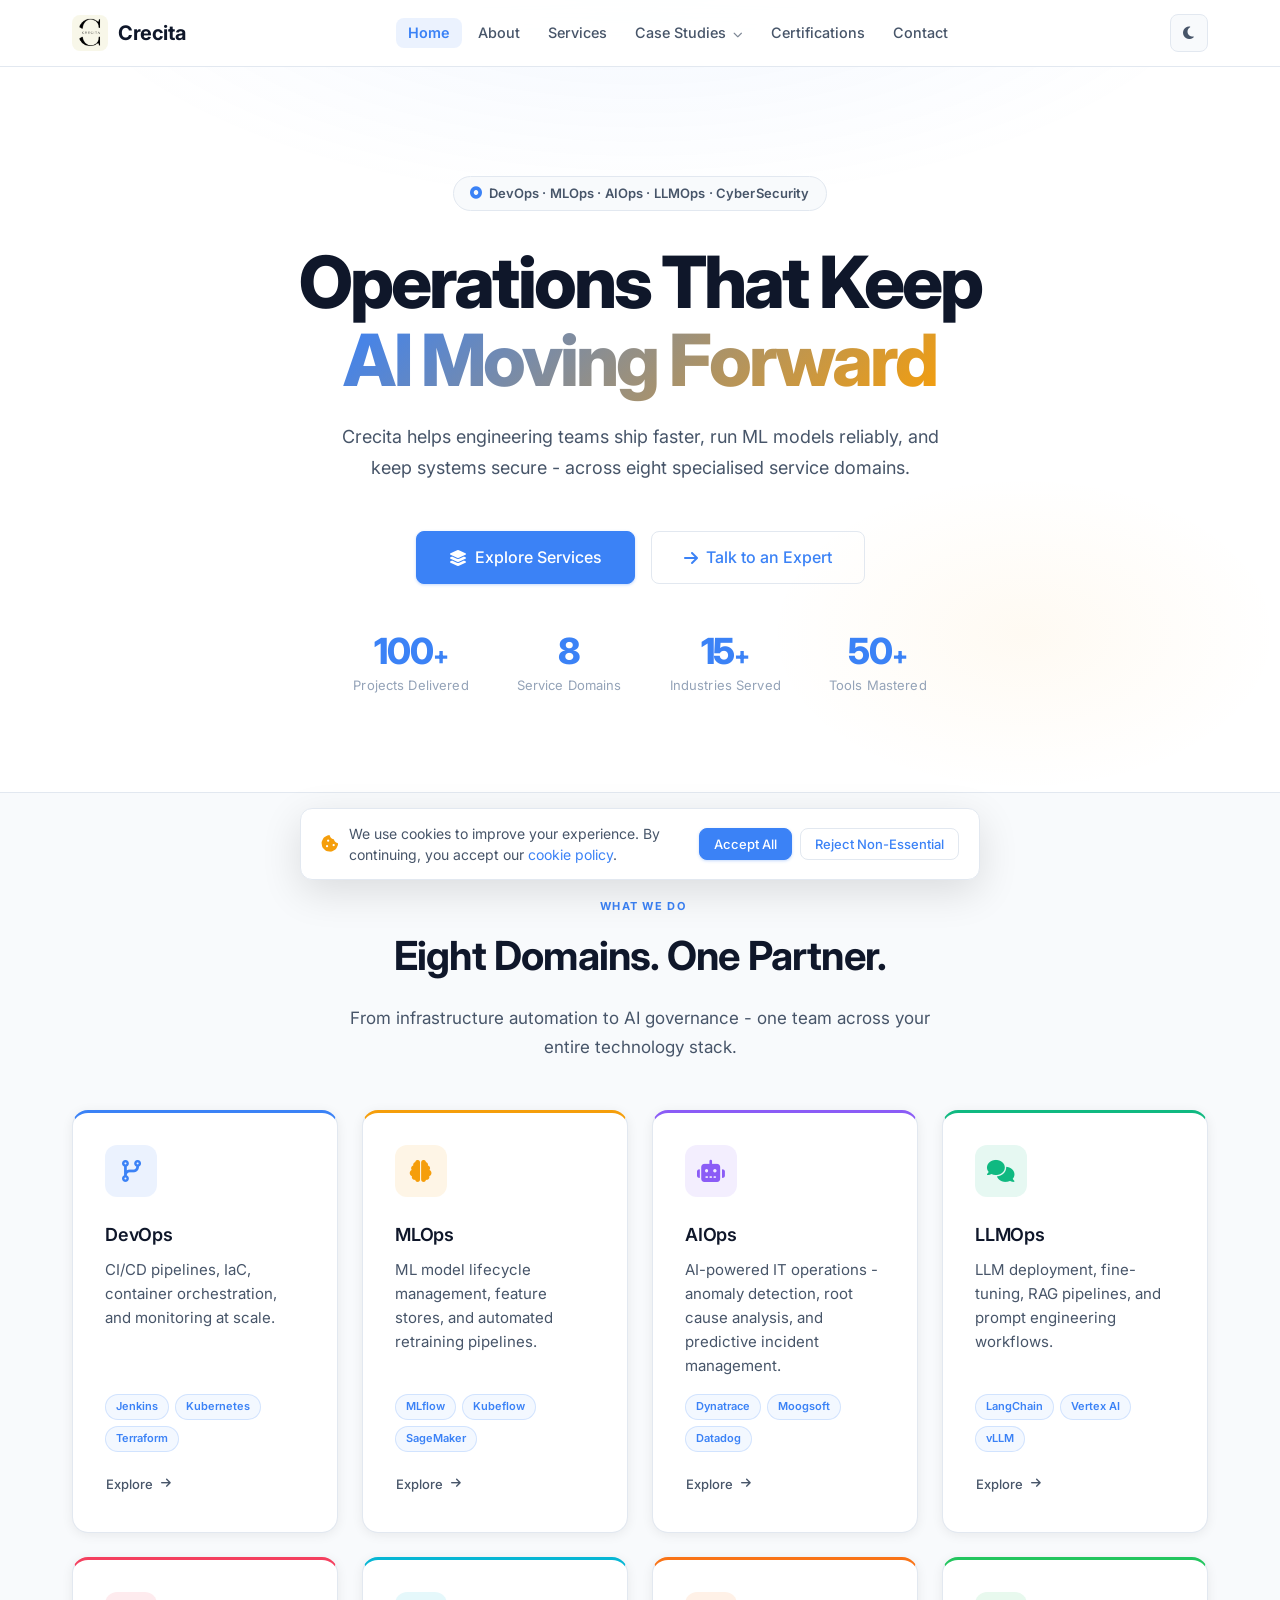
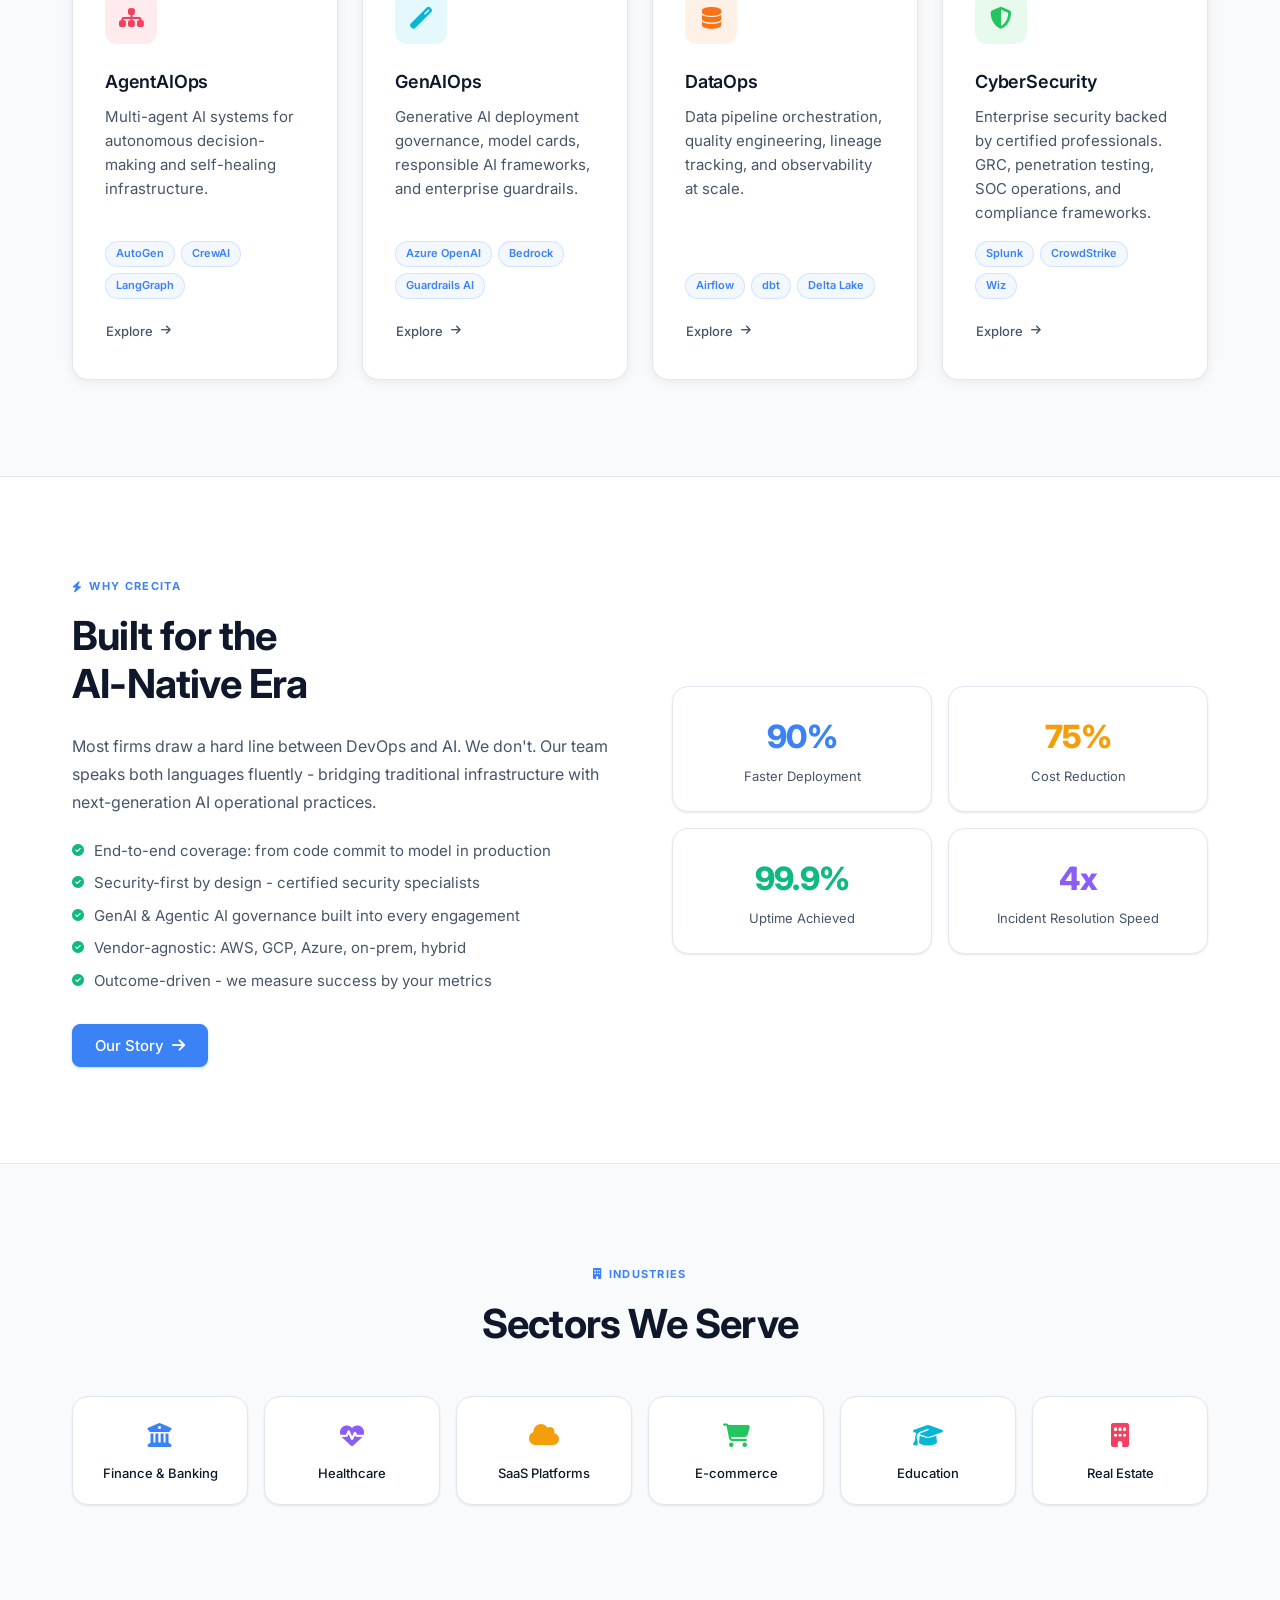
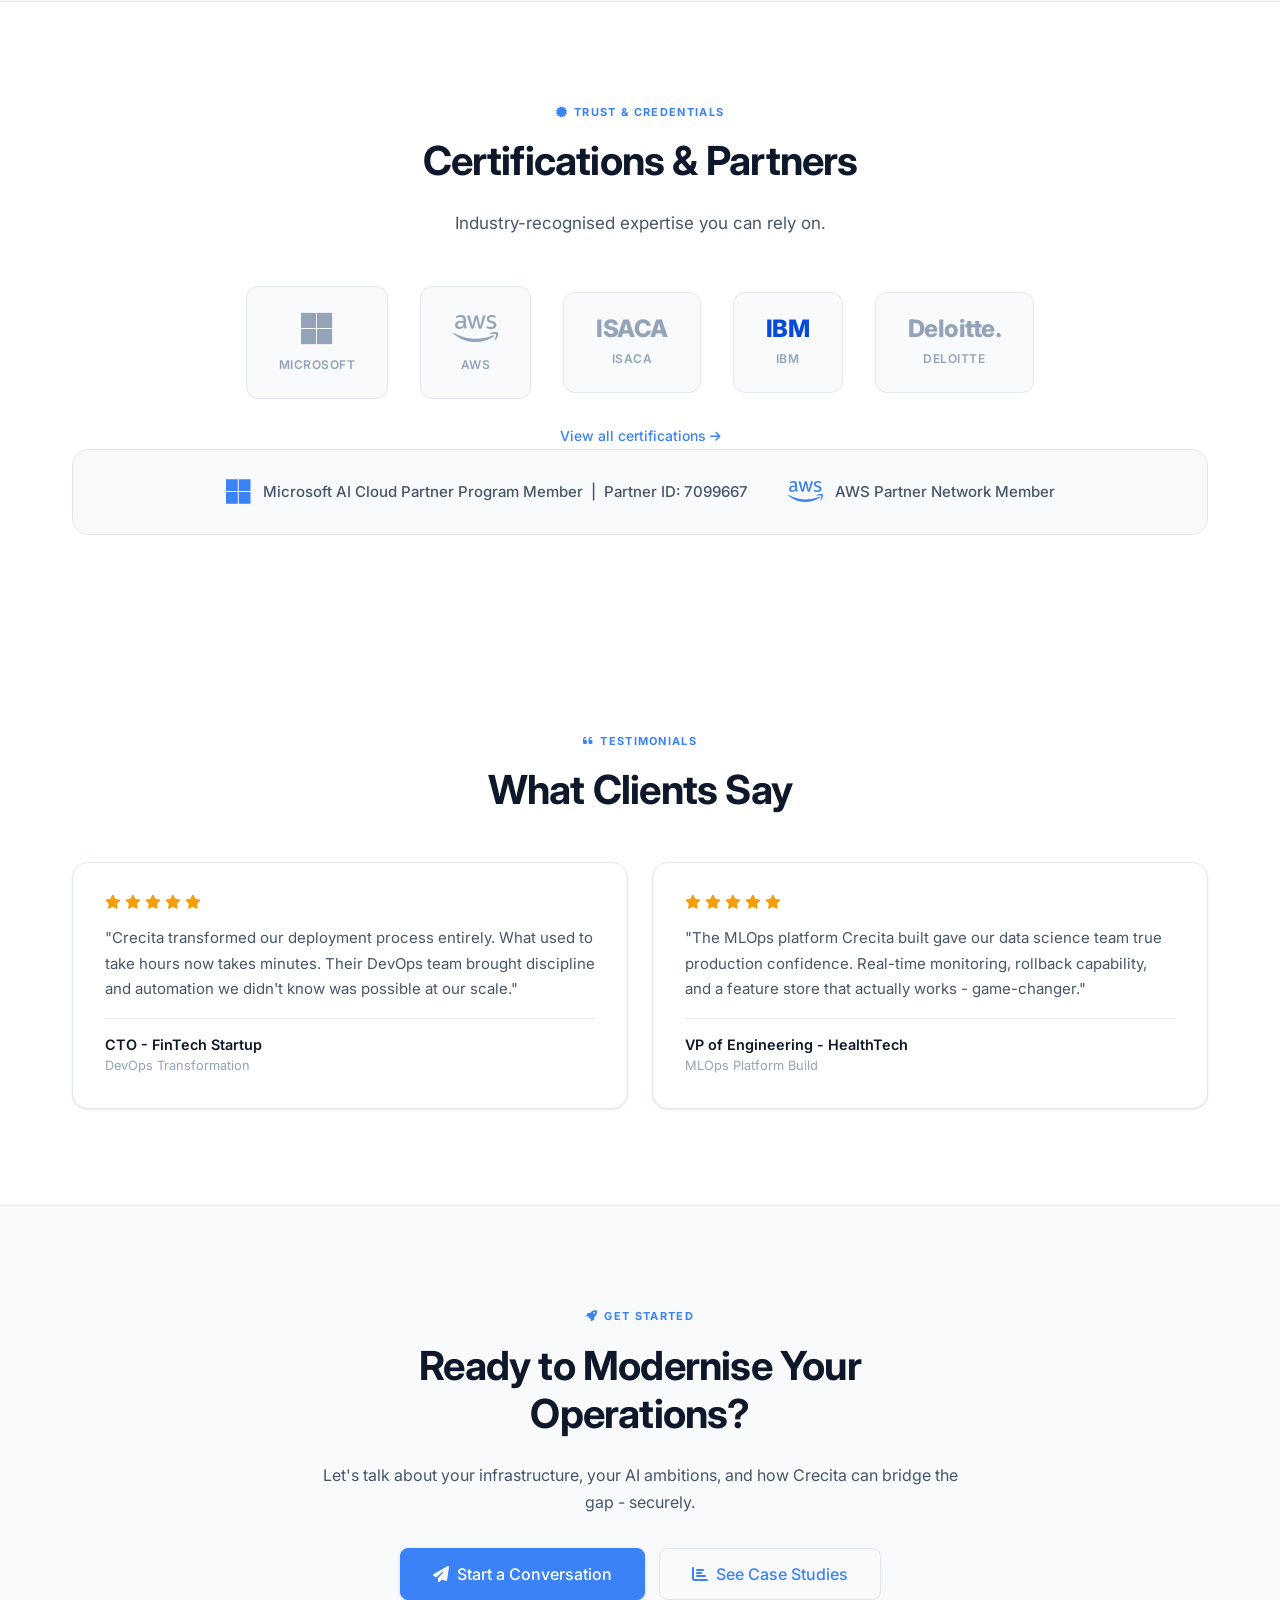
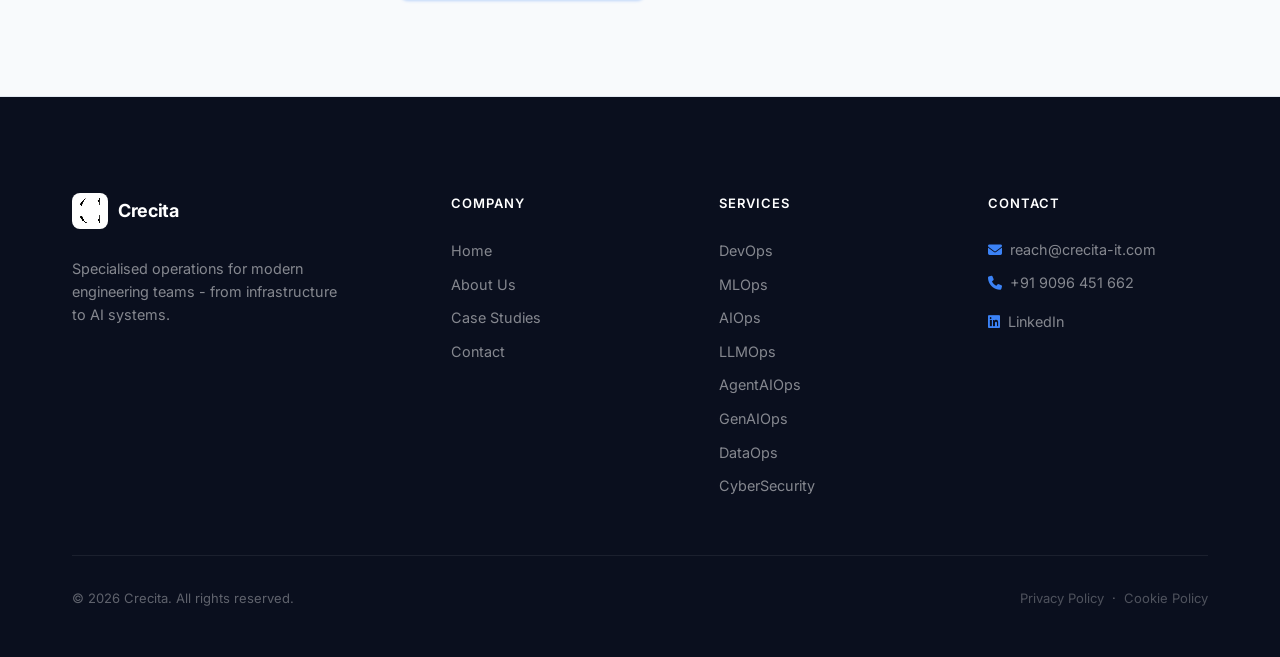
<file: index.html>
<!DOCTYPE html>
<html lang="en">
<head>
    <meta charset="UTF-8">
    <meta name="viewport" content="width=device-width, initial-scale=1.0">
    <meta name="description" content="Crecita - Expert DevOps, MLOps, AIOps, LLMOps, AgentAIOps, GenAIOps & Cybersecurity solutions. Transform your business with AI-native operations.">
    <meta name="keywords" content="DevOps, MLOps, AIOps, LLMOps, AgentAIOps, GenAIOps, Cybersecurity, AI Operations">
    <meta name="author" content="Crecita">
    <title>Crecita - AI-Native Operations & Cybersecurity</title>
    <link rel="preconnect" href="https://fonts.googleapis.com">
    <link rel="preconnect" href="https://fonts.gstatic.com" crossorigin>
    <link href="https://fonts.googleapis.com/css2?family=Inter:wght@400;500;600;700;800&family=Poppins:wght@400;500;600;700&display=swap" rel="stylesheet">
    <link rel="stylesheet" href="https://cdnjs.cloudflare.com/ajax/libs/font-awesome/6.4.0/css/all.min.css">
    <link rel="stylesheet" href="css/styles.css">
</head>
<body>

    <!-- Cookie Banner -->
    <div id="cookieBanner" class="cookie-banner">
        <div class="cookie-text">
            <i class="fas fa-cookie-bite"></i>
            <p>We use cookies to improve your experience. By continuing, you accept our <a href="privacy.html">cookie policy</a>.</p>
        </div>
        <div class="cookie-btns">
            <button class="btn btn-primary btn-sm" onclick="setCookiePref('all')">Accept All</button>
            <button class="btn btn-secondary btn-sm" onclick="setCookiePref('essential')">Reject Non-Essential</button>
        </div>
    </div>

    <!-- Navigation -->
    <nav class="navbar" id="navbar">
        <div class="nav-container">
            <a href="index.html" class="nav-brand">
                <img src="assets/Crecita Logo.PNG" alt="Crecita" class="brand-logo">
                <span>Crecita</span>
            </a>
            <ul class="nav-menu" id="navMenu">
                <li><a href="index.html" class="nav-link active">Home</a></li>
                <li><a href="about.html" class="nav-link">About</a></li>
                <li><a href="services.html" class="nav-link">Services</a></li>
                <li class="nav-dropdown">
                    <a href="case-studies.html" class="nav-link">Case Studies <i class="fas fa-chevron-down" style="font-size:0.6rem;margin-left:3px;opacity:0.7;"></i></a>
                    <ul class="dropdown-menu">
                        <li><a href="case-studies.html">All Case Studies</a></li>
                        <li><a href="case-studies/fintech-cicd.html">FinTech CI/CD Transformation</a></li>
                        <li><a href="case-studies/healthcare-mlops.html">Healthcare MLOps Platform</a></li>
                        <li><a href="case-studies/saas-aiops.html">SaaS AIOps Alert Reduction</a></li>
                        <li><a href="case-studies/legaltech-llmops.html">LegalTech LLMOps Cost Reduction</a></li>
                        <li><a href="case-studies/ecommerce-soc2.html">E-commerce SOC 2 Compliance</a></li>
                    </ul>
                </li>
                <li><a href="certifications.html" class="nav-link">Certifications</a></li>
                <li><a href="contact.html" class="nav-link">Contact</a></li>
            </ul>
            <div class="nav-controls">
                <button class="theme-toggle" id="themeToggle" aria-label="Toggle theme"><i class="fas fa-moon"></i></button>
                <button class="mobile-toggle" id="mobileToggle" aria-label="Menu"><span></span><span></span><span></span></button>
            </div>
        </div>
    </nav>

    <!-- ===== HERO ===== -->
    <section class="hero">
        <div class="container">
            <div class="hero-content animate-on-scroll">
                <div class="hero-badge">
                    <i class="fas fa-circle-dot"></i>
                    <span>DevOps · MLOps · AIOps · LLMOps · CyberSecurity</span>
                </div>
                <h1 class="hero-title">
                    Operations That Keep<br>
                    <span class="gradient-text">AI Moving Forward</span>
                </h1>
                <p class="hero-subtitle">
                    Crecita helps engineering teams ship faster, run ML models reliably, and keep systems secure - across eight specialised service domains.
                </p>
                <div class="hero-buttons">
                    <a href="services.html" class="btn btn-primary btn-large">
                        <i class="fas fa-layer-group"></i> Explore Services
                    </a>
                    <a href="contact.html" class="btn btn-secondary btn-large">
                        <i class="fas fa-arrow-right"></i> Talk to an Expert
                    </a>
                </div>
                <div class="hero-stats">
                    <div class="stat">
                        <div class="stat-value">
                            <span class="stat-number" data-target="100">0</span><span class="stat-suffix">+</span>
                        </div>
                        <div class="stat-label">Projects Delivered</div>
                    </div>
                    <div class="stat">
                        <div class="stat-value">
                            <span class="stat-number" data-target="8">0</span>
                        </div>
                        <div class="stat-label">Service Domains</div>
                    </div>
                    <div class="stat">
                        <div class="stat-value">
                            <span class="stat-number" data-target="15">0</span><span class="stat-suffix">+</span>
                        </div>
                        <div class="stat-label">Industries Served</div>
                    </div>
                    <div class="stat">
                        <div class="stat-value">
                            <span class="stat-number" data-target="50">0</span><span class="stat-suffix">+</span>
                        </div>
                        <div class="stat-label">Tools Mastered</div>
                    </div>
                </div>
            </div>
        </div>
    </section>

    <!-- ===== SERVICES GRID ===== -->
    <section class="section-alt">
        <div class="container">
            <div class="text-center mb-xl animate-on-scroll">
                <span class="section-label"><i class="fas fa-grid-2"></i> What We Do</span>
                <h2 class="section-title">Eight Domains. One Partner.</h2>
                <p class="section-subtitle" style="margin: 0 auto;">
                    From infrastructure automation to AI governance - one team across your entire technology stack.
                </p>
            </div>

            <div class="svc-index-grid r-grid-4" style="display: grid; grid-template-columns: repeat(4, 1fr); gap: 1.5rem;">

                <!-- DevOps -->
                <div class="service-card animate-on-scroll" style="--svc-color: var(--svc-devops);">
                    <div class="icon-wrap icon-blue mb-md"><i class="fas fa-code-branch"></i></div>
                    <h3 class="card-title">DevOps</h3>
                    <p class="card-description" style="flex: 1;">CI/CD pipelines, IaC, container orchestration, and monitoring at scale.</p>
                    <div style="display: flex; flex-wrap: wrap; gap: 6px; margin: 1rem 0;">
                        <span class="tech-tag">Jenkins</span><span class="tech-tag">Kubernetes</span><span class="tech-tag">Terraform</span>
                    </div>
                    <a href="services.html#devops" class="btn btn-ghost btn-sm" style="padding-left: 0; margin-top: auto;">Explore <i class="fas fa-arrow-right" style="font-size: 0.7rem;"></i></a>
                </div>

                <!-- MLOps -->
                <div class="service-card animate-on-scroll" style="--svc-color: var(--svc-mlops);">
                    <div class="icon-wrap icon-amber mb-md"><i class="fas fa-brain"></i></div>
                    <h3 class="card-title">MLOps</h3>
                    <p class="card-description" style="flex: 1;">ML model lifecycle management, feature stores, and automated retraining pipelines.</p>
                    <div style="display: flex; flex-wrap: wrap; gap: 6px; margin: 1rem 0;">
                        <span class="tech-tag">MLflow</span><span class="tech-tag">Kubeflow</span><span class="tech-tag">SageMaker</span>
                    </div>
                    <a href="services.html#mlops" class="btn btn-ghost btn-sm" style="padding-left: 0; margin-top: auto;">Explore <i class="fas fa-arrow-right" style="font-size: 0.7rem;"></i></a>
                </div>

                <!-- AIOps -->
                <div class="service-card animate-on-scroll" style="--svc-color: var(--svc-aiops);">
                    <div class="icon-wrap icon-violet mb-md"><i class="fas fa-robot"></i></div>
                    <h3 class="card-title">AIOps</h3>
                    <p class="card-description" style="flex: 1;">AI-powered IT operations - anomaly detection, root cause analysis, and predictive incident management.</p>
                    <div style="display: flex; flex-wrap: wrap; gap: 6px; margin: 1rem 0;">
                        <span class="tech-tag">Dynatrace</span><span class="tech-tag">Moogsoft</span><span class="tech-tag">Datadog</span>
                    </div>
                    <a href="services.html#aiops" class="btn btn-ghost btn-sm" style="padding-left: 0; margin-top: auto;">Explore <i class="fas fa-arrow-right" style="font-size: 0.7rem;"></i></a>
                </div>

                <!-- LLMOps -->
                <div class="service-card animate-on-scroll" style="--svc-color: var(--svc-llmops);">
                    <div class="icon-wrap icon-emerald mb-md"><i class="fas fa-comments"></i></div>
                    <h3 class="card-title">LLMOps</h3>
                    <p class="card-description" style="flex: 1;">LLM deployment, fine-tuning, RAG pipelines, and prompt engineering workflows.</p>
                    <div style="display: flex; flex-wrap: wrap; gap: 6px; margin: 1rem 0;">
                        <span class="tech-tag">LangChain</span><span class="tech-tag">Vertex AI</span><span class="tech-tag">vLLM</span>
                    </div>
                    <a href="services.html#llmops" class="btn btn-ghost btn-sm" style="padding-left: 0; margin-top: auto;">Explore <i class="fas fa-arrow-right" style="font-size: 0.7rem;"></i></a>
                </div>

                <!-- AgentAIOps -->
                <div class="service-card animate-on-scroll" style="--svc-color: var(--svc-agent);">
                    <div class="icon-wrap icon-rose mb-md"><i class="fas fa-sitemap"></i></div>
                    <h3 class="card-title">AgentAIOps</h3>
                    <p class="card-description" style="flex: 1;">Multi-agent AI systems for autonomous decision-making and self-healing infrastructure.</p>
                    <div style="display: flex; flex-wrap: wrap; gap: 6px; margin: 1rem 0;">
                        <span class="tech-tag">AutoGen</span><span class="tech-tag">CrewAI</span><span class="tech-tag">LangGraph</span>
                    </div>
                    <a href="services.html#agentaiops" class="btn btn-ghost btn-sm" style="padding-left: 0; margin-top: auto;">Explore <i class="fas fa-arrow-right" style="font-size: 0.7rem;"></i></a>
                </div>

                <!-- GenAIOps -->
                <div class="service-card animate-on-scroll" style="--svc-color: var(--svc-genai);">
                    <div class="icon-wrap icon-cyan mb-md"><i class="fas fa-magic"></i></div>
                    <h3 class="card-title">GenAIOps</h3>
                    <p class="card-description" style="flex: 1;">Generative AI deployment governance, model cards, responsible AI frameworks, and enterprise guardrails.</p>
                    <div style="display: flex; flex-wrap: wrap; gap: 6px; margin: 1rem 0;">
                        <span class="tech-tag">Azure OpenAI</span><span class="tech-tag">Bedrock</span><span class="tech-tag">Guardrails AI</span>
                    </div>
                    <a href="services.html#genaiops" class="btn btn-ghost btn-sm" style="padding-left: 0; margin-top: auto;">Explore <i class="fas fa-arrow-right" style="font-size: 0.7rem;"></i></a>
                </div>

                <!-- DataOps -->
                <div class="service-card animate-on-scroll" style="--svc-color: var(--svc-dataops);">
                    <div class="icon-wrap icon-orange mb-md"><i class="fas fa-database"></i></div>
                    <h3 class="card-title">DataOps</h3>
                    <p class="card-description" style="flex: 1;">Data pipeline orchestration, quality engineering, lineage tracking, and observability at scale.</p>
                    <div style="display: flex; flex-wrap: wrap; gap: 6px; margin: 1rem 0;">
                        <span class="tech-tag">Airflow</span><span class="tech-tag">dbt</span><span class="tech-tag">Delta Lake</span>
                    </div>
                    <a href="services.html#dataops" class="btn btn-ghost btn-sm" style="padding-left: 0; margin-top: auto;">Explore <i class="fas fa-arrow-right" style="font-size: 0.7rem;"></i></a>
                </div>

                <!-- CyberSecurity -->
                <div class="service-card animate-on-scroll" style="--svc-color: var(--svc-cyber);">
                    <div class="icon-wrap icon-green mb-md"><i class="fas fa-shield-halved"></i></div>
                    <h3 class="card-title">CyberSecurity</h3>
                    <p class="card-description" style="flex: 1;">Enterprise security backed by certified professionals. GRC, penetration testing, SOC operations, and compliance frameworks.</p>
                    <div style="display: flex; flex-wrap: wrap; gap: 6px; margin: 1rem 0;">
                        <span class="tech-tag">Splunk</span><span class="tech-tag">CrowdStrike</span><span class="tech-tag">Wiz</span>
                    </div>
                    <a href="services.html#cybersecurity" class="btn btn-ghost btn-sm" style="padding-left: 0; margin-top: auto;">Explore <i class="fas fa-arrow-right" style="font-size: 0.7rem;"></i></a>
                </div>

            </div>
        </div>
    </section>

    <!-- ===== AI-NATIVE SPOTLIGHT ===== -->
    <section class="section">
        <div class="container">
            <div class="r-grid-2" style="display: grid; grid-template-columns: 1fr 1fr; gap: 4rem; align-items: center;">
                <div class="animate-on-scroll">
                    <span class="section-label"><i class="fas fa-bolt"></i> Why Crecita</span>
                    <h2 class="section-title">Built for the<br>AI-Native Era</h2>
                    <p style="color: var(--text-secondary); font-size: 1rem; line-height: 1.75; margin-bottom: 1.5rem;">
                        Most firms draw a hard line between DevOps and AI. We don't. Our team speaks both languages fluently - bridging traditional infrastructure with next-generation AI operational practices.
                    </p>
                    <ul class="feature-list mb-lg">
                        <li><i class="fas fa-check-circle"></i> End-to-end coverage: from code commit to model in production</li>
                        <li><i class="fas fa-check-circle"></i> Security-first by design - certified security specialists</li>
                        <li><i class="fas fa-check-circle"></i> GenAI & Agentic AI governance built into every engagement</li>
                        <li><i class="fas fa-check-circle"></i> Vendor-agnostic: AWS, GCP, Azure, on-prem, hybrid</li>
                        <li><i class="fas fa-check-circle"></i> Outcome-driven - we measure success by your metrics</li>
                    </ul>
                    <a href="about.html" class="btn btn-primary">Our Story <i class="fas fa-arrow-right"></i></a>
                </div>
                <div class="animate-on-scroll">
                    <div class="r-grid-2" style="display: grid; grid-template-columns: 1fr 1fr; gap: 1rem;">
                        <div class="card" style="text-align: center; padding: 1.5rem 1rem;">
                            <div style="font-size: 2rem; font-weight: 800; color: var(--primary); letter-spacing: -0.03em;">90%</div>
                            <div style="font-size: 0.8125rem; color: var(--text-secondary); margin-top: 4px;">Faster Deployment</div>
                        </div>
                        <div class="card" style="text-align: center; padding: 1.5rem 1rem;">
                            <div style="font-size: 2rem; font-weight: 800; color: var(--accent); letter-spacing: -0.03em;">75%</div>
                            <div style="font-size: 0.8125rem; color: var(--text-secondary); margin-top: 4px;">Cost Reduction</div>
                        </div>
                        <div class="card" style="text-align: center; padding: 1.5rem 1rem;">
                            <div style="font-size: 2rem; font-weight: 800; color: var(--success); letter-spacing: -0.03em;">99.9%</div>
                            <div style="font-size: 0.8125rem; color: var(--text-secondary); margin-top: 4px;">Uptime Achieved</div>
                        </div>
                        <div class="card" style="text-align: center; padding: 1.5rem 1rem;">
                            <div style="font-size: 2rem; font-weight: 800; color: var(--svc-aiops); letter-spacing: -0.03em;">4x</div>
                            <div style="font-size: 0.8125rem; color: var(--text-secondary); margin-top: 4px;">Incident Resolution Speed</div>
                        </div>
                    </div>
                </div>
            </div>
        </div>
    </section>

    <!-- ===== INDUSTRIES ===== -->
    <section class="section-alt">
        <div class="container">
            <div class="text-center mb-xl animate-on-scroll">
                <span class="section-label"><i class="fas fa-building"></i> Industries</span>
                <h2 class="section-title">Sectors We Serve</h2>
            </div>
            <div class="r-grid-6" style="display: grid; grid-template-columns: repeat(6, 1fr); gap: 1rem;">
                <div class="card animate-on-scroll" style="text-align: center; padding: 1.25rem 0.75rem;">
                    <div style="color: var(--primary); font-size: 1.5rem; margin-bottom: 0.5rem;"><i class="fas fa-university"></i></div>
                    <div style="font-size: 0.8125rem; font-weight: 500; color: var(--text-primary);">Finance &amp; Banking</div>
                </div>
                <div class="card animate-on-scroll" style="text-align: center; padding: 1.25rem 0.75rem;">
                    <div style="color: var(--svc-aiops); font-size: 1.5rem; margin-bottom: 0.5rem;"><i class="fas fa-heartbeat"></i></div>
                    <div style="font-size: 0.8125rem; font-weight: 500; color: var(--text-primary);">Healthcare</div>
                </div>
                <div class="card animate-on-scroll" style="text-align: center; padding: 1.25rem 0.75rem;">
                    <div style="color: var(--accent); font-size: 1.5rem; margin-bottom: 0.5rem;"><i class="fas fa-cloud"></i></div>
                    <div style="font-size: 0.8125rem; font-weight: 500; color: var(--text-primary);">SaaS Platforms</div>
                </div>
                <div class="card animate-on-scroll" style="text-align: center; padding: 1.25rem 0.75rem;">
                    <div style="color: var(--svc-cyber); font-size: 1.5rem; margin-bottom: 0.5rem;"><i class="fas fa-shopping-cart"></i></div>
                    <div style="font-size: 0.8125rem; font-weight: 500; color: var(--text-primary);">E-commerce</div>
                </div>
                <div class="card animate-on-scroll" style="text-align: center; padding: 1.25rem 0.75rem;">
                    <div style="color: var(--svc-genai); font-size: 1.5rem; margin-bottom: 0.5rem;"><i class="fas fa-graduation-cap"></i></div>
                    <div style="font-size: 0.8125rem; font-weight: 500; color: var(--text-primary);">Education</div>
                </div>
                <div class="card animate-on-scroll" style="text-align: center; padding: 1.25rem 0.75rem;">
                    <div style="color: var(--svc-agent); font-size: 1.5rem; margin-bottom: 0.5rem;"><i class="fas fa-building"></i></div>
                    <div style="font-size: 0.8125rem; font-weight: 500; color: var(--text-primary);">Real Estate</div>
                </div>
            </div>
        </div>
    </section>

    <!-- ===== CERTIFICATIONS & PARTNERS ===== -->
    <section class="section">
        <div class="container">
            <div class="text-center mb-xl animate-on-scroll">
                <span class="section-label"><i class="fas fa-certificate"></i> Trust & Credentials</span>
                <h2 class="section-title">Certifications & Partners</h2>
                <p class="section-subtitle" style="margin: 0 auto;">Industry-recognised expertise you can rely on.</p>
            </div>
            <div class="cert-logos-row animate-on-scroll">
                <a href="certifications.html" class="cert-logo-item" aria-label="Microsoft certifications">
                    <i class="fab fa-microsoft cert-logo-icon"></i>
                    <span class="cert-logo-name">Microsoft</span>
                </a>
                <a href="certifications.html" class="cert-logo-item" aria-label="AWS certifications">
                    <i class="fab fa-aws cert-logo-icon"></i>
                    <span class="cert-logo-name">AWS</span>
                </a>
                <a href="certifications.html" class="cert-logo-item" aria-label="ISACA certifications">
                    <span class="cert-logo-text">ISACA</span>
                    <span class="cert-logo-name">ISACA</span>
                </a>
                <a href="certifications.html" class="cert-logo-item" aria-label="IBM certifications">
                    <span class="cert-logo-text" style="color:#054ada;">IBM</span>
                    <span class="cert-logo-name">IBM</span>
                </a>
                <a href="certifications.html" class="cert-logo-item" aria-label="Deloitte certifications">
                    <span class="cert-logo-text">Deloitte.</span>
                    <span class="cert-logo-name">Deloitte</span>
                </a>
            </div>
            <div class="text-center animate-on-scroll" style="margin-top: 1.5rem;">
                <a href="certifications.html" class="cert-view-all">View all certifications <i class="fas fa-arrow-right" style="font-size:0.75rem;"></i></a>
            </div>
            <div class="partners-strip animate-on-scroll">
                <div class="partner-item">
                    <i class="fab fa-microsoft"></i>
                    <span>Microsoft AI Cloud Partner Program Member &nbsp;|&nbsp; Partner ID: 7099667</span>
                </div>
                <div class="partner-item">
                    <i class="fab fa-aws"></i>
                    <span>AWS Partner Network Member</span>
                </div>
            </div>
        </div>
    </section>

    <!-- ===== TESTIMONIALS ===== -->
    <section class="section">
        <div class="container">
            <div class="text-center mb-xl animate-on-scroll">
                <span class="section-label"><i class="fas fa-quote-left"></i> Testimonials</span>
                <h2 class="section-title">What Clients Say</h2>
            </div>
            <div class="r-grid-2" style="display: grid; grid-template-columns: 1fr 1fr; gap: 1.5rem;">
                <div class="card animate-on-scroll" style="display: flex; flex-direction: column; gap: 1rem;">
                    <div style="display: flex; gap: 4px;">
                        <i class="fas fa-star" style="color: var(--accent); font-size: 0.875rem;"></i>
                        <i class="fas fa-star" style="color: var(--accent); font-size: 0.875rem;"></i>
                        <i class="fas fa-star" style="color: var(--accent); font-size: 0.875rem;"></i>
                        <i class="fas fa-star" style="color: var(--accent); font-size: 0.875rem;"></i>
                        <i class="fas fa-star" style="color: var(--accent); font-size: 0.875rem;"></i>
                    </div>
                    <p style="color: var(--text-secondary); font-size: 0.9375rem; line-height: 1.7; flex: 1;">
                        "Crecita transformed our deployment process entirely. What used to take hours now takes minutes. Their DevOps team brought discipline and automation we didn't know was possible at our scale."
                    </p>
                    <div style="border-top: 1px solid var(--border); padding-top: 0.875rem;">
                        <div style="font-weight: 600; font-size: 0.9rem; color: var(--text-primary);">CTO - FinTech Startup</div>
                        <div style="font-size: 0.8rem; color: var(--text-muted);">DevOps Transformation</div>
                    </div>
                </div>
                <div class="card animate-on-scroll" style="display: flex; flex-direction: column; gap: 1rem;">
                    <div style="display: flex; gap: 4px;">
                        <i class="fas fa-star" style="color: var(--accent); font-size: 0.875rem;"></i>
                        <i class="fas fa-star" style="color: var(--accent); font-size: 0.875rem;"></i>
                        <i class="fas fa-star" style="color: var(--accent); font-size: 0.875rem;"></i>
                        <i class="fas fa-star" style="color: var(--accent); font-size: 0.875rem;"></i>
                        <i class="fas fa-star" style="color: var(--accent); font-size: 0.875rem;"></i>
                    </div>
                    <p style="color: var(--text-secondary); font-size: 0.9375rem; line-height: 1.7; flex: 1;">
                        "The MLOps platform Crecita built gave our data science team true production confidence. Real-time monitoring, rollback capability, and a feature store that actually works - game-changer."
                    </p>
                    <div style="border-top: 1px solid var(--border); padding-top: 0.875rem;">
                        <div style="font-weight: 600; font-size: 0.9rem; color: var(--text-primary);">VP of Engineering - HealthTech</div>
                        <div style="font-size: 0.8rem; color: var(--text-muted);">MLOps Platform Build</div>
                    </div>
                </div>
            </div>
        </div>
    </section>

    <!-- ===== CTA ===== -->
    <section class="section-alt">
        <div class="container">
            <div class="text-center animate-on-scroll" style="max-width: 640px; margin: 0 auto;">
                <span class="section-label"><i class="fas fa-rocket"></i> Get Started</span>
                <h2 class="section-title">Ready to Modernise Your Operations?</h2>
                <p style="color: var(--text-secondary); font-size: 1rem; line-height: 1.7; margin-bottom: 2rem;">
                    Let's talk about your infrastructure, your AI ambitions, and how Crecita can bridge the gap - securely.
                </p>
                <div style="display: flex; gap: 0.875rem; justify-content: center; flex-wrap: wrap;">
                    <a href="contact.html" class="btn btn-primary btn-large"><i class="fas fa-paper-plane"></i> Start a Conversation</a>
                    <a href="case-studies.html" class="btn btn-secondary btn-large"><i class="fas fa-chart-bar"></i> See Case Studies</a>
                </div>
            </div>
        </div>
    </section>

    <!-- ===== FOOTER ===== -->
    <footer class="footer">
        <div class="container">
            <div class="footer-content">
                <div class="footer-brand">
                    <a href="index.html" class="nav-brand" style="margin-bottom: 0.75rem; display: inline-flex;">
                        <img src="assets/Crecita Logo.PNG" alt="Crecita" class="brand-logo" style="filter: brightness(10);">
                        <span>Crecita</span>
                    </a>
                    <p>Specialised operations for modern engineering teams - from infrastructure to AI systems.</p>
                </div>
                <div>
                    <h4>Company</h4>
                    <ul class="footer-links">
                        <li><a href="index.html">Home</a></li>
                        <li><a href="about.html">About Us</a></li>
                        <li><a href="case-studies.html">Case Studies</a></li>
                        <li><a href="contact.html">Contact</a></li>
                    </ul>
                </div>
                <div>
                    <h4>Services</h4>
                    <ul class="footer-links">
                        <li><a href="services.html#devops">DevOps</a></li>
                        <li><a href="services.html#mlops">MLOps</a></li>
                        <li><a href="services.html#aiops">AIOps</a></li>
                        <li><a href="services.html#llmops">LLMOps</a></li>
                        <li><a href="services.html#agentaiops">AgentAIOps</a></li>
                        <li><a href="services.html#genaiops">GenAIOps</a></li>
                        <li><a href="services.html#dataops">DataOps</a></li>
                        <li><a href="services.html#cybersecurity">CyberSecurity</a></li>
                    </ul>
                </div>
                <div>
                    <h4>Contact</h4>
                    <div class="footer-contact-item"><i class="fas fa-envelope"></i><a href="mailto:reach@crecita-it.com" style="color: inherit; text-decoration: none;">reach@crecita-it.com</a></div>
                    <div class="footer-contact-item"><i class="fas fa-phone"></i><span>+91 9096 451 662</span></div>
                    <div class="footer-contact-item" style="margin-top: 1rem;"><i class="fab fa-linkedin"></i><span>LinkedIn</span></div>
                </div>
            </div>
            <div class="footer-bottom">
                <p>&copy; 2026 Crecita. All rights reserved.</p>
                <p><a href="privacy.html" style="color:inherit;text-decoration:none;opacity:0.8;">Privacy Policy</a> &nbsp;·&nbsp; <a href="privacy.html#cookies" style="color:inherit;text-decoration:none;opacity:0.8;">Cookie Policy</a></p>
            </div>
        </div>
    </footer>

    <script src="js/app.js"></script>
    <script>
        (function(){
            if(!localStorage.getItem('cookiePref')){
                var b=document.getElementById('cookieBanner');
                if(b) b.style.display='flex';
            }
        })();
        function setCookiePref(pref){
            localStorage.setItem('cookiePref',pref);
            var b=document.getElementById('cookieBanner');
            if(b) b.style.display='none';
        }
    </script>
    <script>
        // Counter animation for hero stats
        const statsObserver = new IntersectionObserver((entries) => {
            entries.forEach(entry => {
                if (entry.isIntersecting) {
                    document.querySelectorAll('.stat-number').forEach(el => {
                        const target = parseInt(el.dataset.target);
                        let current = 0;
                        const step = target / 60;
                        const timer = setInterval(() => {
                            current += step;
                            if (current >= target) { el.textContent = target; clearInterval(timer); }
                            else { el.textContent = Math.floor(current); }
                        }, 18);
                    });
                    statsObserver.disconnect();
                }
            });
        }, { threshold: 0.5 });
        const heroStats = document.querySelector('.hero-stats');
        if (heroStats) statsObserver.observe(heroStats);
    </script>
</body>
</html>
</file>
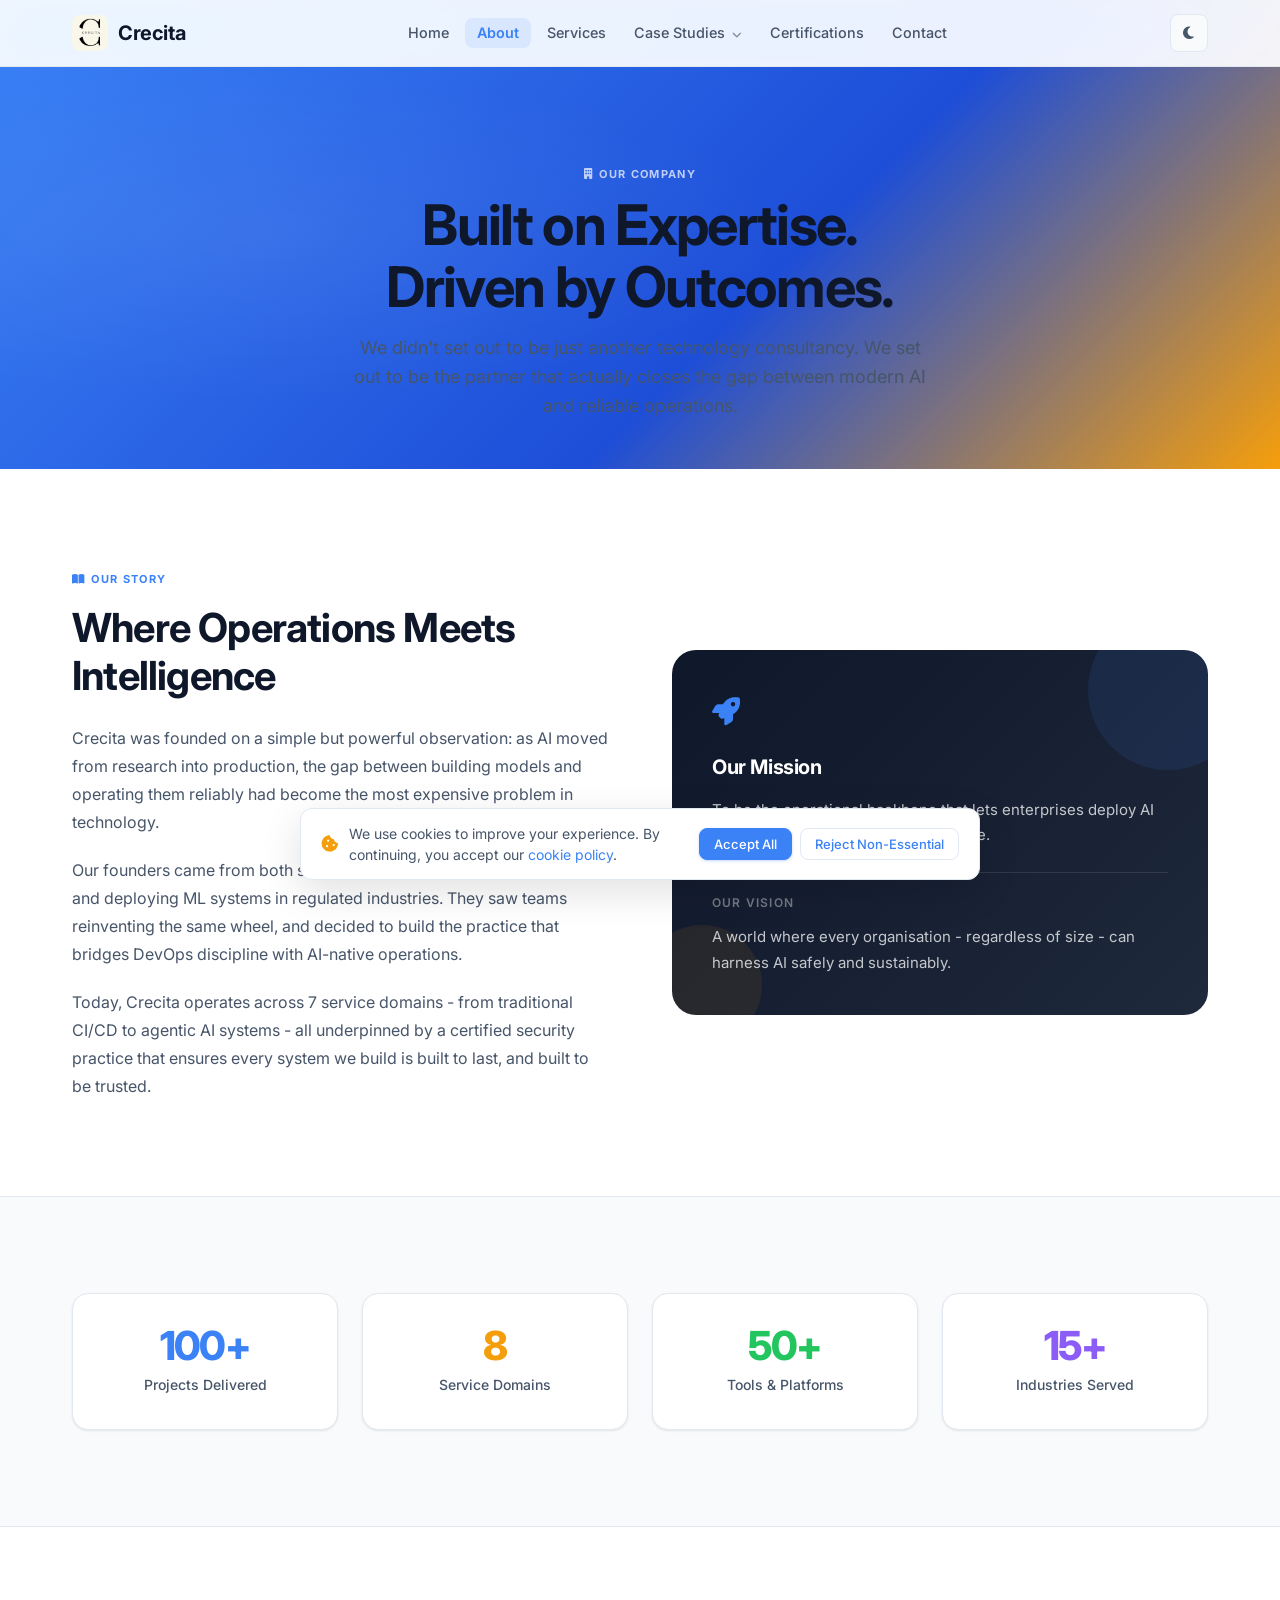
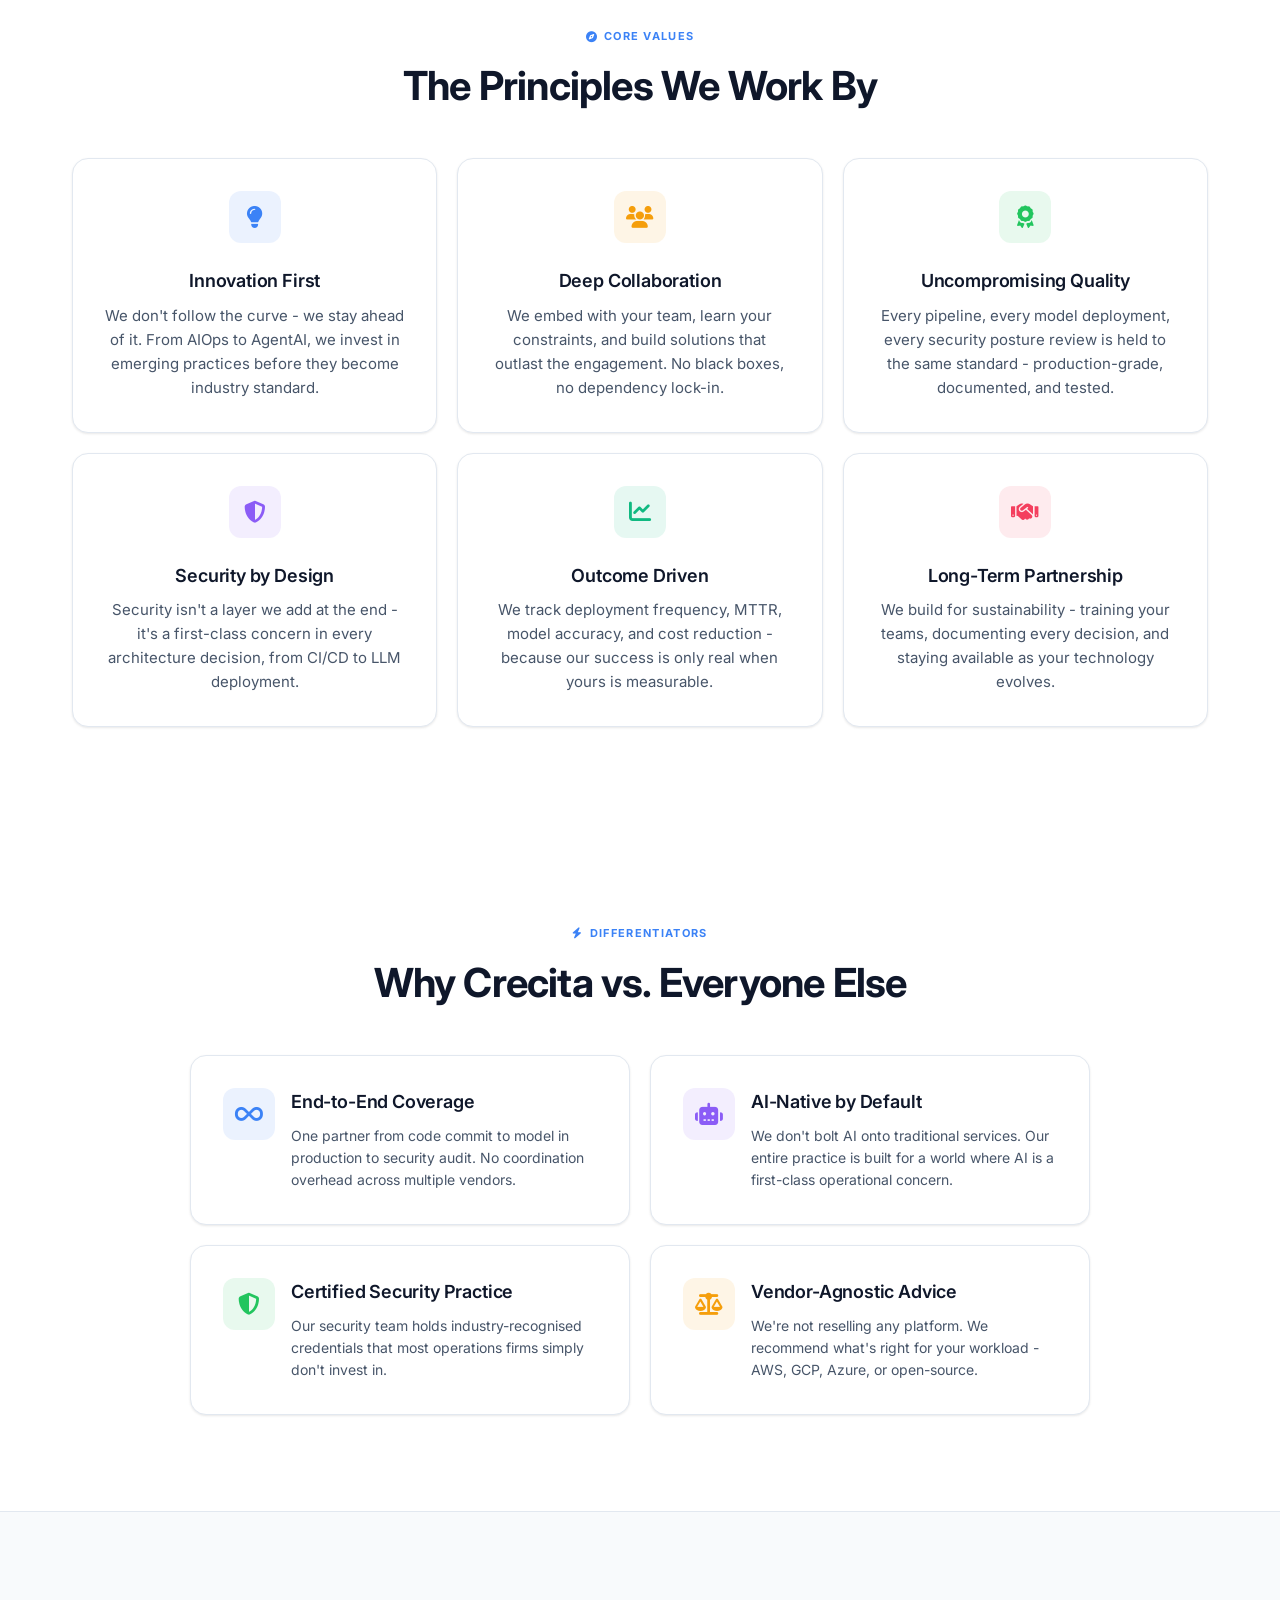
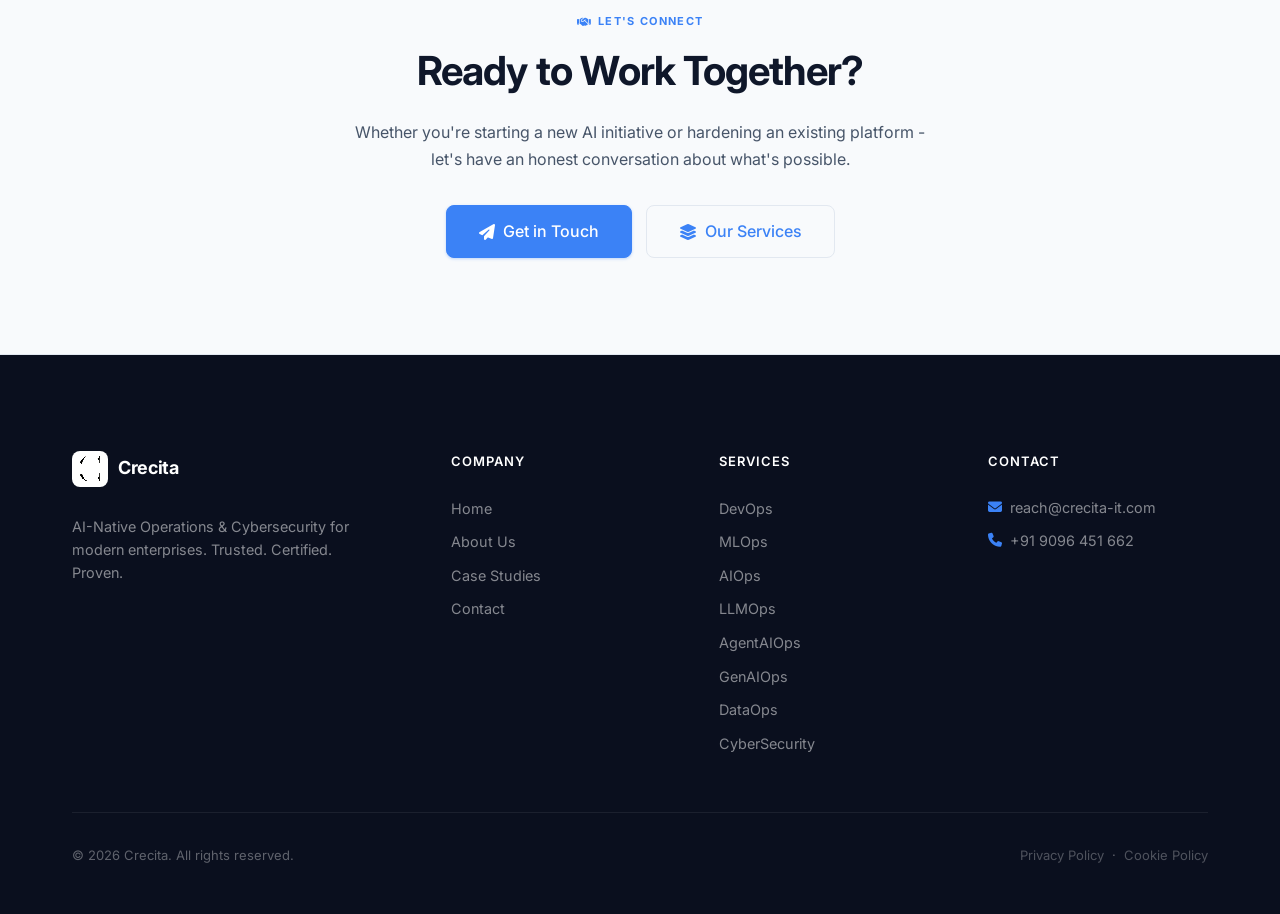
<file: about.html>
<!DOCTYPE html>
<html lang="en">
<head>
    <meta charset="UTF-8">
    <meta name="viewport" content="width=device-width, initial-scale=1.0">
    <meta name="description" content="About Crecita - AI-Native operations firm specialising in DevOps, MLOps, AIOps and cybersecurity. Our story, mission, values, and differentiators.">
    <meta name="keywords" content="About Crecita, DevOps experts, AI operations, cybersecurity team, MLOps consulting">
    <meta name="author" content="Crecita">
    <title>About Us - Crecita</title>
    <link rel="preconnect" href="https://fonts.googleapis.com">
    <link rel="preconnect" href="https://fonts.gstatic.com" crossorigin>
    <link href="https://fonts.googleapis.com/css2?family=Inter:wght@400;500;600;700;800&family=Poppins:wght@400;500;600;700&display=swap" rel="stylesheet">
    <link rel="stylesheet" href="https://cdnjs.cloudflare.com/ajax/libs/font-awesome/6.4.0/css/all.min.css">
    <link rel="stylesheet" href="css/styles.css">
</head>
<body>

    <!-- Cookie Banner -->
    <div id="cookieBanner" class="cookie-banner">
        <div class="cookie-text">
            <i class="fas fa-cookie-bite"></i>
            <p>We use cookies to improve your experience. By continuing, you accept our <a href="privacy.html">cookie policy</a>.</p>
        </div>
        <div class="cookie-btns">
            <button class="btn btn-primary btn-sm" onclick="setCookiePref('all')">Accept All</button>
            <button class="btn btn-secondary btn-sm" onclick="setCookiePref('essential')">Reject Non-Essential</button>
        </div>
    </div>

    <!-- Navigation -->
    <nav class="navbar" id="navbar">
        <div class="nav-container">
            <a href="index.html" class="nav-brand">
                <img src="assets/Crecita Logo.PNG" alt="Crecita" class="brand-logo">
                <span>Crecita</span>
            </a>
            <ul class="nav-menu" id="navMenu">
                <li><a href="index.html" class="nav-link">Home</a></li>
                <li><a href="about.html" class="nav-link active">About</a></li>
                <li><a href="services.html" class="nav-link">Services</a></li>
                <li class="nav-dropdown">
                    <a href="case-studies.html" class="nav-link">Case Studies <i class="fas fa-chevron-down" style="font-size:0.6rem;margin-left:3px;opacity:0.7;"></i></a>
                    <ul class="dropdown-menu">
                        <li><a href="case-studies.html">All Case Studies</a></li>
                        <li><a href="case-studies/fintech-cicd.html">FinTech CI/CD Transformation</a></li>
                        <li><a href="case-studies/healthcare-mlops.html">Healthcare MLOps Platform</a></li>
                        <li><a href="case-studies/saas-aiops.html">SaaS AIOps Alert Reduction</a></li>
                        <li><a href="case-studies/legaltech-llmops.html">LegalTech LLMOps Cost Reduction</a></li>
                        <li><a href="case-studies/ecommerce-soc2.html">E-commerce SOC 2 Compliance</a></li>
                    </ul>
                </li>
                <li><a href="certifications.html" class="nav-link">Certifications</a></li>
                <li><a href="contact.html" class="nav-link">Contact</a></li>
            </ul>
            <div class="nav-controls">
                <button class="theme-toggle" id="themeToggle" aria-label="Toggle theme"><i class="fas fa-moon"></i></button>
                <button class="mobile-toggle" id="mobileToggle" aria-label="Menu"><span></span><span></span><span></span></button>
            </div>
        </div>
    </nav>

    <!-- Page Header -->
    <section class="page-header">
        <div class="container">
            <div class="page-header-content animate-on-scroll">
                <span class="section-label" style="justify-content: center; margin-bottom: 0.75rem;"><i class="fas fa-building"></i> Our Company</span>
                <h1>Built on Expertise.<br>Driven by Outcomes.</h1>
                <p>We didn't set out to be just another technology consultancy. We set out to be the partner that actually closes the gap between modern AI and reliable operations.</p>
            </div>
        </div>
    </section>

    <!-- ===== OUR STORY ===== -->
    <section class="section">
        <div class="container">
            <div class="r-grid-2" style="display: grid; grid-template-columns: 1fr 1fr; gap: 4rem; align-items: center;">
                <div class="animate-on-scroll">
                    <span class="section-label"><i class="fas fa-book-open"></i> Our Story</span>
                    <h2 class="section-title">Where Operations Meets Intelligence</h2>
                    <p style="color: var(--text-secondary); font-size: 1rem; line-height: 1.75; margin-bottom: 1.25rem;">
                        Crecita was founded on a simple but powerful observation: as AI moved from research into production, the gap between building models and operating them reliably had become the most expensive problem in technology.
                    </p>
                    <p style="color: var(--text-secondary); font-size: 1rem; line-height: 1.75; margin-bottom: 1.25rem;">
                        Our founders came from both sides - engineering infrastructure at scale and deploying ML systems in regulated industries. They saw teams reinventing the same wheel, and decided to build the practice that bridges DevOps discipline with AI-native operations.
                    </p>
                    <p style="color: var(--text-secondary); font-size: 1rem; line-height: 1.75;">
                        Today, Crecita operates across 7 service domains - from traditional CI/CD to agentic AI systems - all underpinned by a certified security practice that ensures every system we build is built to last, and built to be trusted.
                    </p>
                </div>
                <div class="animate-on-scroll">
                    <div style="background: linear-gradient(135deg, #0f172a 0%, #1e293b 100%); border-radius: var(--radius-2xl); padding: 2.5rem; color: white; position: relative; overflow: hidden;">
                        <div style="position: absolute; top: -40px; right: -40px; width: 160px; height: 160px; background: rgba(59,130,246,0.1); border-radius: 50%;"></div>
                        <div style="position: absolute; bottom: -30px; left: -30px; width: 120px; height: 120px; background: rgba(245,158,11,0.08); border-radius: 50%;"></div>
                        <div style="position: relative; z-index: 1;">
                            <div style="font-size: 1.75rem; margin-bottom: 1rem;"><i class="fas fa-rocket" style="color: #3b82f6;"></i></div>
                            <h3 style="font-size: 1.25rem; font-weight: 700; margin-bottom: 0.875rem; letter-spacing: -0.02em;">Our Mission</h3>
                            <p style="color: rgba(255,255,255,0.75); font-size: 0.9375rem; line-height: 1.7; margin-bottom: 1.5rem;">
                                To be the operational backbone that lets enterprises deploy AI confidently - fast, secure, and at scale.
                            </p>
                            <div style="border-top: 1px solid rgba(255,255,255,0.1); padding-top: 1.25rem;">
                                <div style="font-size: 0.75rem; font-weight: 600; letter-spacing: 0.1em; text-transform: uppercase; color: rgba(255,255,255,0.4); margin-bottom: 0.75rem;">Our Vision</div>
                                <p style="color: rgba(255,255,255,0.75); font-size: 0.9375rem; line-height: 1.7;">
                                    A world where every organisation - regardless of size - can harness AI safely and sustainably.
                                </p>
                            </div>
                        </div>
                    </div>
                </div>
            </div>
        </div>
    </section>

    <!-- ===== NUMBERS ===== -->
    <section class="section-alt">
        <div class="container">
            <div class="r-grid-4" style="display: grid; grid-template-columns: repeat(4, 1fr); gap: 1.5rem;">
                <div class="card text-center animate-on-scroll" style="padding: 2rem 1rem;">
                    <div style="font-size: 2.5rem; font-weight: 800; color: var(--primary); letter-spacing: -0.04em; line-height: 1;">100+</div>
                    <div style="font-size: 0.875rem; color: var(--text-secondary); margin-top: 0.5rem; font-weight: 500;">Projects Delivered</div>
                </div>
                <div class="card text-center animate-on-scroll" style="padding: 2rem 1rem;">
                    <div style="font-size: 2.5rem; font-weight: 800; color: var(--accent); letter-spacing: -0.04em; line-height: 1;">8</div>
                    <div style="font-size: 0.875rem; color: var(--text-secondary); margin-top: 0.5rem; font-weight: 500;">Service Domains</div>
                </div>
                <div class="card text-center animate-on-scroll" style="padding: 2rem 1rem;">
                    <div style="font-size: 2.5rem; font-weight: 800; color: var(--svc-cyber); letter-spacing: -0.04em; line-height: 1;">50+</div>
                    <div style="font-size: 0.875rem; color: var(--text-secondary); margin-top: 0.5rem; font-weight: 500;">Tools & Platforms</div>
                </div>
                <div class="card text-center animate-on-scroll" style="padding: 2rem 1rem;">
                    <div style="font-size: 2.5rem; font-weight: 800; color: var(--svc-aiops); letter-spacing: -0.04em; line-height: 1;">15+</div>
                    <div style="font-size: 0.875rem; color: var(--text-secondary); margin-top: 0.5rem; font-weight: 500;">Industries Served</div>
                </div>
            </div>
        </div>
    </section>

    <!-- ===== CORE VALUES ===== -->
    <section class="section">
        <div class="container">
            <div class="text-center mb-xl animate-on-scroll">
                <span class="section-label"><i class="fas fa-compass"></i> Core Values</span>
                <h2 class="section-title">The Principles We Work By</h2>
            </div>
            <div class="r-grid-3" style="display: grid; grid-template-columns: repeat(3, 1fr); gap: 1.25rem;">
                <div class="card animate-on-scroll" style="text-align: center;">
                    <div class="icon-wrap icon-blue" style="margin: 0 auto var(--space-md);"><i class="fas fa-lightbulb"></i></div>
                    <h3 class="card-title">Innovation First</h3>
                    <p class="card-description">We don't follow the curve - we stay ahead of it. From AIOps to AgentAI, we invest in emerging practices before they become industry standard.</p>
                </div>
                <div class="card animate-on-scroll" style="text-align: center;">
                    <div class="icon-wrap icon-amber" style="margin: 0 auto var(--space-md);"><i class="fas fa-users"></i></div>
                    <h3 class="card-title">Deep Collaboration</h3>
                    <p class="card-description">We embed with your team, learn your constraints, and build solutions that outlast the engagement. No black boxes, no dependency lock-in.</p>
                </div>
                <div class="card animate-on-scroll" style="text-align: center;">
                    <div class="icon-wrap icon-green" style="margin: 0 auto var(--space-md);"><i class="fas fa-award"></i></div>
                    <h3 class="card-title">Uncompromising Quality</h3>
                    <p class="card-description">Every pipeline, every model deployment, every security posture review is held to the same standard - production-grade, documented, and tested.</p>
                </div>
                <div class="card animate-on-scroll" style="text-align: center;">
                    <div class="icon-wrap icon-violet" style="margin: 0 auto var(--space-md);"><i class="fas fa-shield-halved"></i></div>
                    <h3 class="card-title">Security by Design</h3>
                    <p class="card-description">Security isn't a layer we add at the end - it's a first-class concern in every architecture decision, from CI/CD to LLM deployment.</p>
                </div>
                <div class="card animate-on-scroll" style="text-align: center;">
                    <div class="icon-wrap icon-emerald" style="margin: 0 auto var(--space-md);"><i class="fas fa-chart-line"></i></div>
                    <h3 class="card-title">Outcome Driven</h3>
                    <p class="card-description">We track deployment frequency, MTTR, model accuracy, and cost reduction - because our success is only real when yours is measurable.</p>
                </div>
                <div class="card animate-on-scroll" style="text-align: center;">
                    <div class="icon-wrap icon-rose" style="margin: 0 auto var(--space-md);"><i class="fas fa-handshake"></i></div>
                    <h3 class="card-title">Long-Term Partnership</h3>
                    <p class="card-description">We build for sustainability - training your teams, documenting every decision, and staying available as your technology evolves.</p>
                </div>
            </div>
        </div>
    </section>

    <!-- ===== WHY CRECITA ===== -->
    <section class="section">
        <div class="container">
            <div class="text-center mb-xl animate-on-scroll">
                <span class="section-label"><i class="fas fa-bolt"></i> Differentiators</span>
                <h2 class="section-title">Why Crecita vs. Everyone Else</h2>
            </div>
            <div class="r-grid-2" style="display: grid; grid-template-columns: repeat(2, 1fr); gap: 1.25rem; max-width: 900px; margin: 0 auto;">
                <div class="card animate-on-scroll" style="display: flex; gap: 1rem; align-items: flex-start;">
                    <div class="icon-wrap icon-blue" style="flex-shrink: 0;"><i class="fas fa-infinity"></i></div>
                    <div>
                        <div class="card-title">End-to-End Coverage</div>
                        <p class="card-description" style="font-size: 0.875rem;">One partner from code commit to model in production to security audit. No coordination overhead across multiple vendors.</p>
                    </div>
                </div>
                <div class="card animate-on-scroll" style="display: flex; gap: 1rem; align-items: flex-start;">
                    <div class="icon-wrap icon-violet" style="flex-shrink: 0;"><i class="fas fa-robot"></i></div>
                    <div>
                        <div class="card-title">AI-Native by Default</div>
                        <p class="card-description" style="font-size: 0.875rem;">We don't bolt AI onto traditional services. Our entire practice is built for a world where AI is a first-class operational concern.</p>
                    </div>
                </div>
                <div class="card animate-on-scroll" style="display: flex; gap: 1rem; align-items: flex-start;">
                    <div class="icon-wrap icon-green" style="flex-shrink: 0;"><i class="fas fa-shield-halved"></i></div>
                    <div>
                        <div class="card-title">Certified Security Practice</div>
                        <p class="card-description" style="font-size: 0.875rem;">Our security team holds industry-recognised credentials that most operations firms simply don't invest in.</p>
                    </div>
                </div>
                <div class="card animate-on-scroll" style="display: flex; gap: 1rem; align-items: flex-start;">
                    <div class="icon-wrap icon-amber" style="flex-shrink: 0;"><i class="fas fa-scale-balanced"></i></div>
                    <div>
                        <div class="card-title">Vendor-Agnostic Advice</div>
                        <p class="card-description" style="font-size: 0.875rem;">We're not reselling any platform. We recommend what's right for your workload - AWS, GCP, Azure, or open-source.</p>
                    </div>
                </div>
            </div>
        </div>
    </section>

    <!-- CTA -->
    <section class="section-alt">
        <div class="container">
            <div class="text-center animate-on-scroll" style="max-width: 580px; margin: 0 auto;">
                <span class="section-label"><i class="fas fa-handshake"></i> Let's Connect</span>
                <h2 class="section-title">Ready to Work Together?</h2>
                <p style="color: var(--text-secondary); font-size: 1rem; line-height: 1.7; margin-bottom: 2rem;">
                    Whether you're starting a new AI initiative or hardening an existing platform - let's have an honest conversation about what's possible.
                </p>
                <div style="display: flex; gap: 0.875rem; justify-content: center; flex-wrap: wrap;">
                    <a href="contact.html" class="btn btn-primary btn-large"><i class="fas fa-paper-plane"></i> Get in Touch</a>
                    <a href="services.html" class="btn btn-secondary btn-large"><i class="fas fa-layer-group"></i> Our Services</a>
                </div>
            </div>
        </div>
    </section>

    <!-- Footer -->
    <footer class="footer">
        <div class="container">
            <div class="footer-content">
                <div class="footer-brand">
                    <a href="index.html" class="nav-brand" style="margin-bottom: 0.75rem; display: inline-flex;">
                        <img src="assets/Crecita Logo.PNG" alt="Crecita" class="brand-logo" style="filter: brightness(10);">
                        <span>Crecita</span>
                    </a>
                    <p>AI-Native Operations & Cybersecurity for modern enterprises. Trusted. Certified. Proven.</p>
                </div>
                <div>
                    <h4>Company</h4>
                    <ul class="footer-links">
                        <li><a href="index.html">Home</a></li>
                        <li><a href="about.html">About Us</a></li>
                        <li><a href="case-studies.html">Case Studies</a></li>
                        <li><a href="contact.html">Contact</a></li>
                    </ul>
                </div>
                <div>
                    <h4>Services</h4>
                    <ul class="footer-links">
                        <li><a href="services.html#devops">DevOps</a></li>
                        <li><a href="services.html#mlops">MLOps</a></li>
                        <li><a href="services.html#aiops">AIOps</a></li>
                        <li><a href="services.html#llmops">LLMOps</a></li>
                        <li><a href="services.html#agentaiops">AgentAIOps</a></li>
                        <li><a href="services.html#genaiops">GenAIOps</a></li>
                        <li><a href="services.html#dataops">DataOps</a></li>
                        <li><a href="services.html#cybersecurity">CyberSecurity</a></li>
                    </ul>
                </div>
                <div>
                    <h4>Contact</h4>
                    <div class="footer-contact-item"><i class="fas fa-envelope"></i><a href="mailto:reach@crecita-it.com" style="color: inherit; text-decoration: none;">reach@crecita-it.com</a></div>
                    <div class="footer-contact-item"><i class="fas fa-phone"></i><span>+91 9096 451 662</span></div>
                </div>
            </div>
            <div class="footer-bottom">
                <p>&copy; 2026 Crecita. All rights reserved.</p>
                <p><a href="privacy.html" style="color:inherit;text-decoration:none;opacity:0.8;">Privacy Policy</a> &nbsp;·&nbsp; <a href="privacy.html#cookies" style="color:inherit;text-decoration:none;opacity:0.8;">Cookie Policy</a></p>
            </div>
        </div>
    </footer>

    <script src="js/app.js"></script>
    <script>
        (function(){
            if(!localStorage.getItem('cookiePref')){
                var b=document.getElementById('cookieBanner');
                if(b) b.style.display='flex';
            }
        })();
        function setCookiePref(pref){
            localStorage.setItem('cookiePref',pref);
            var b=document.getElementById('cookieBanner');
            if(b) b.style.display='none';
        }
    </script>
</body>
</html>
</file>
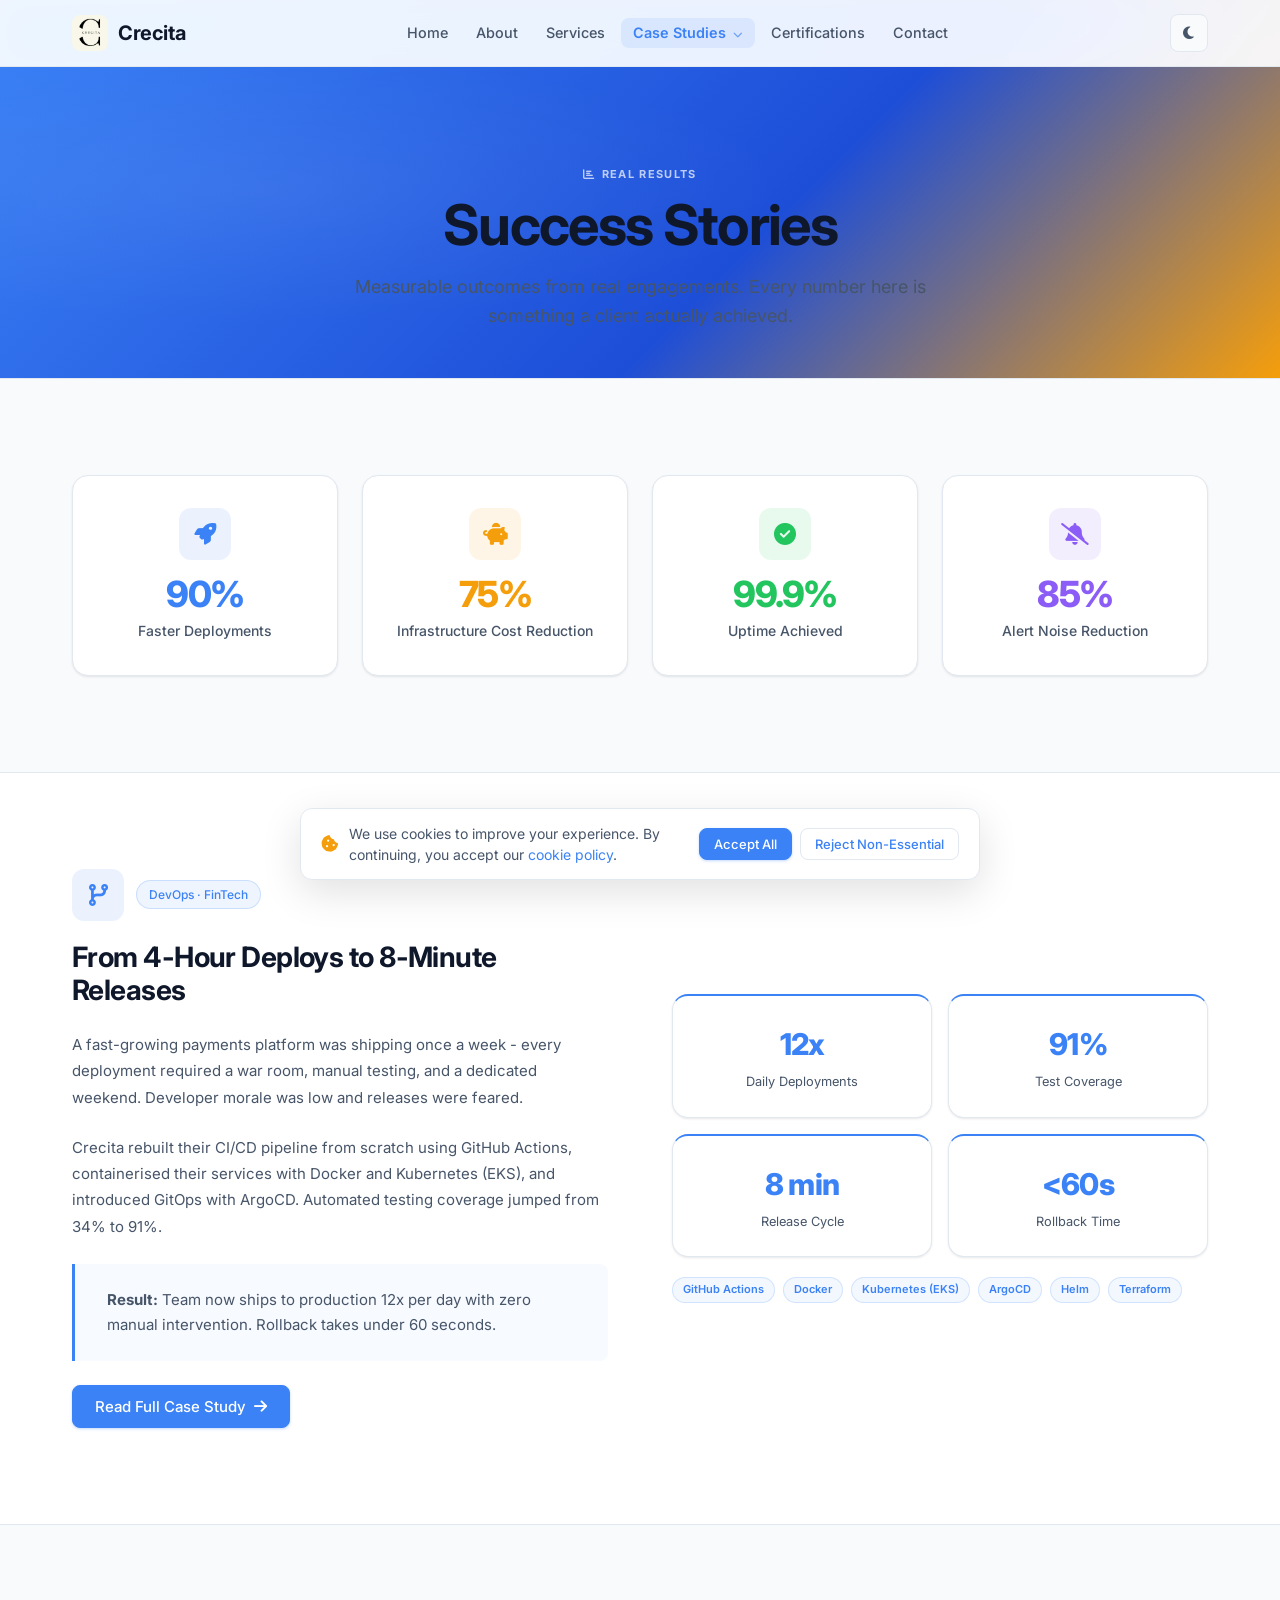
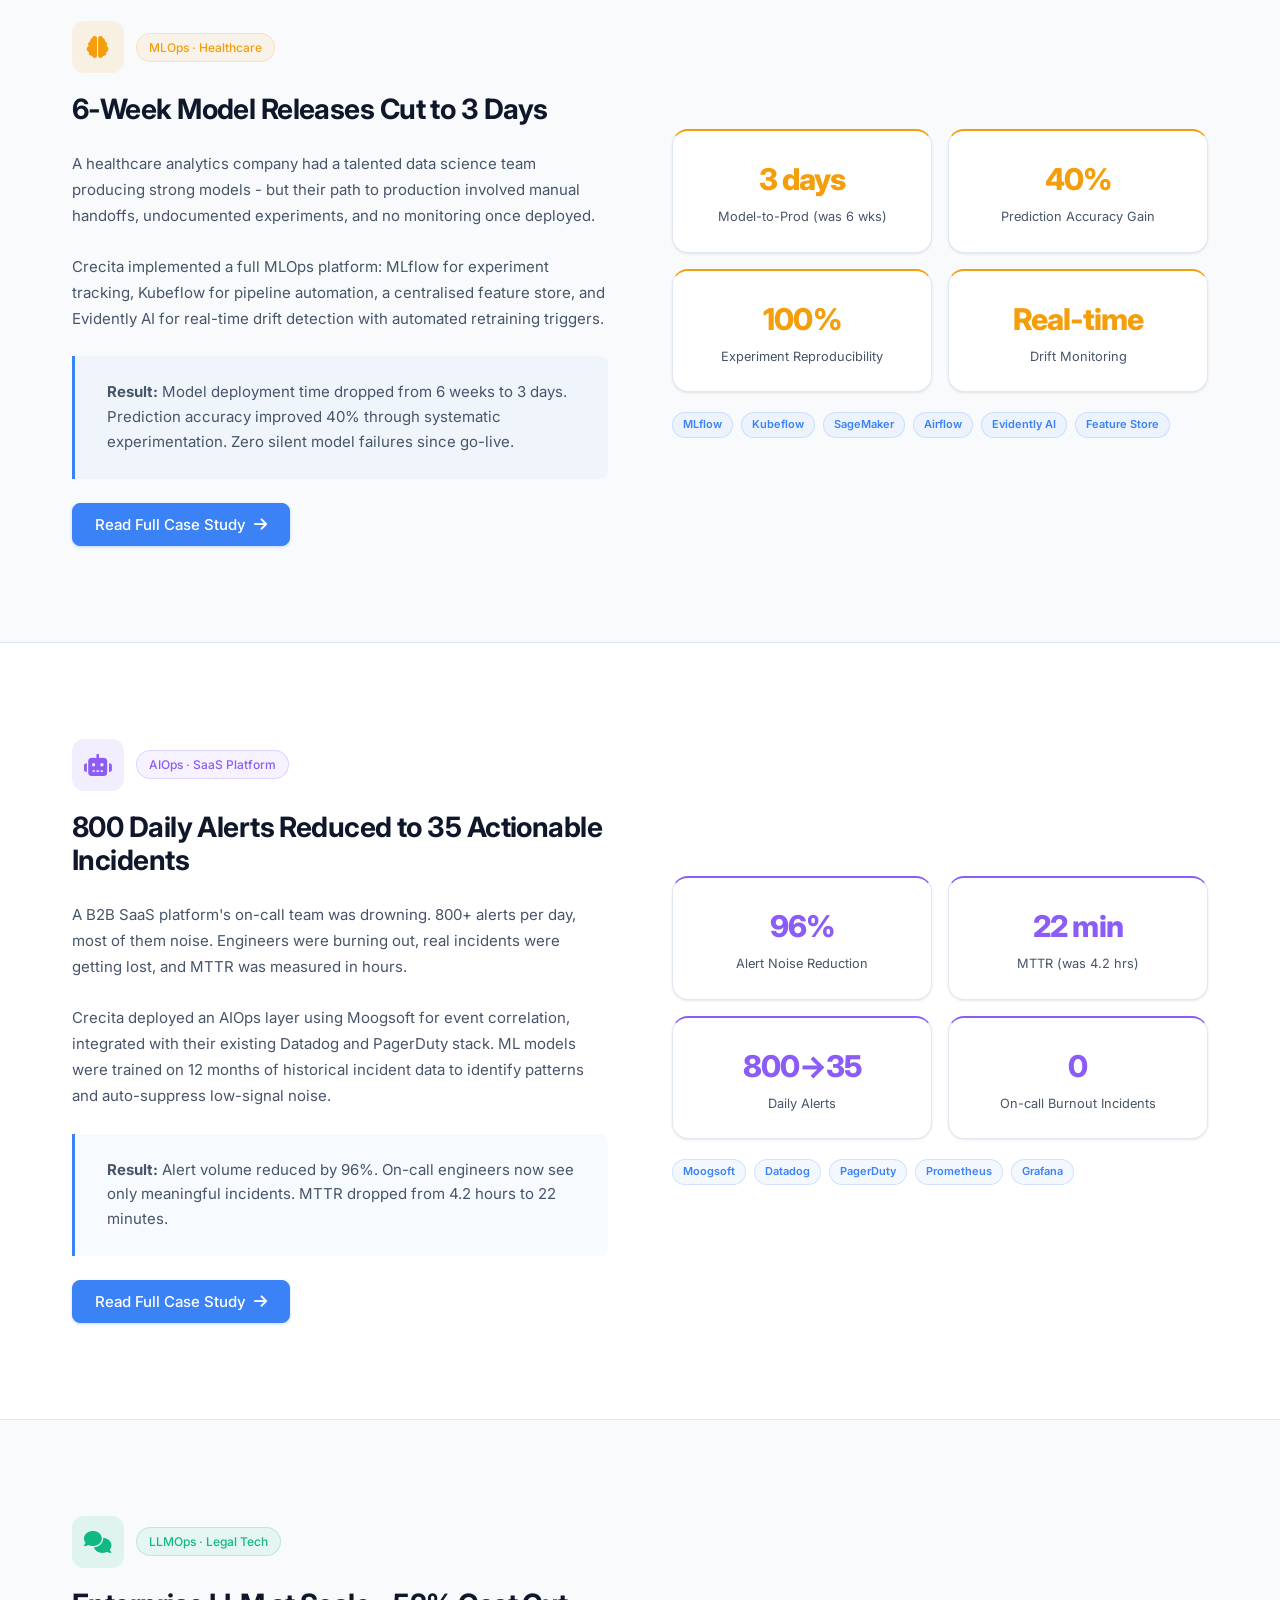
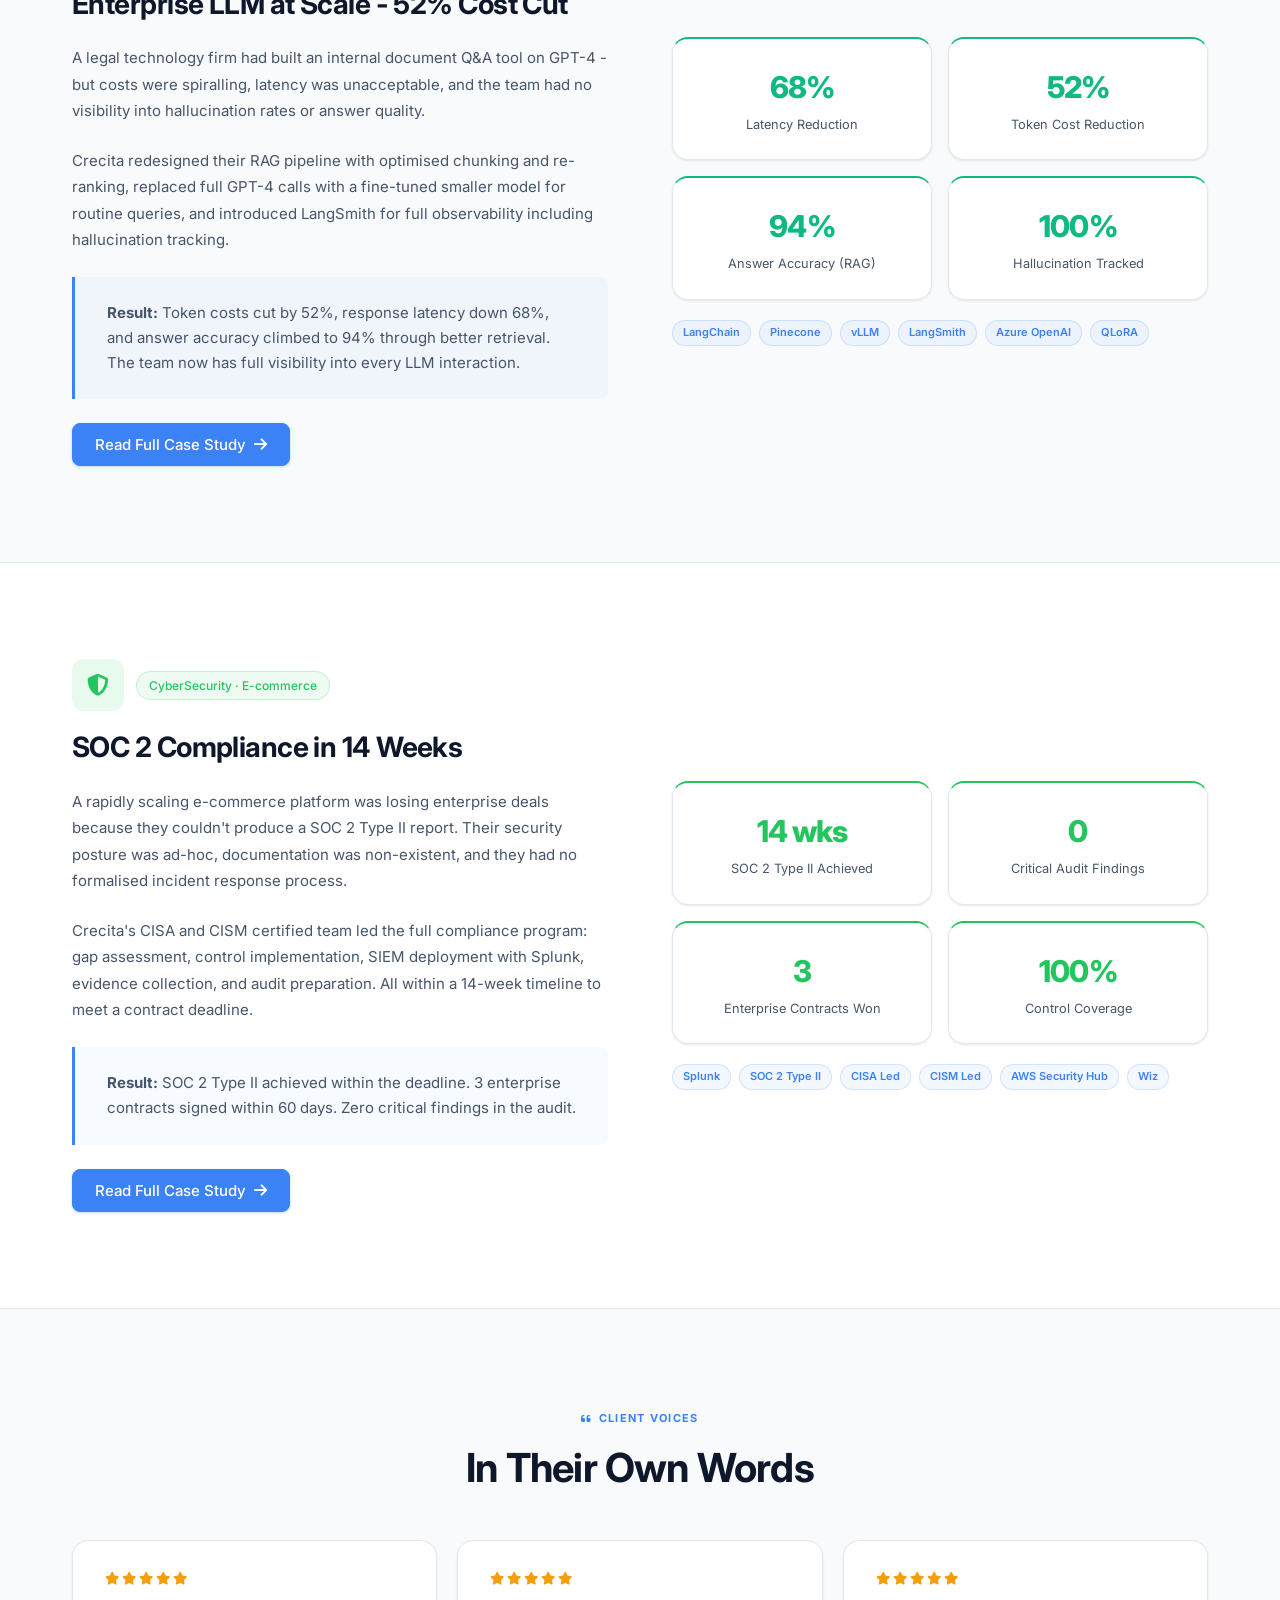
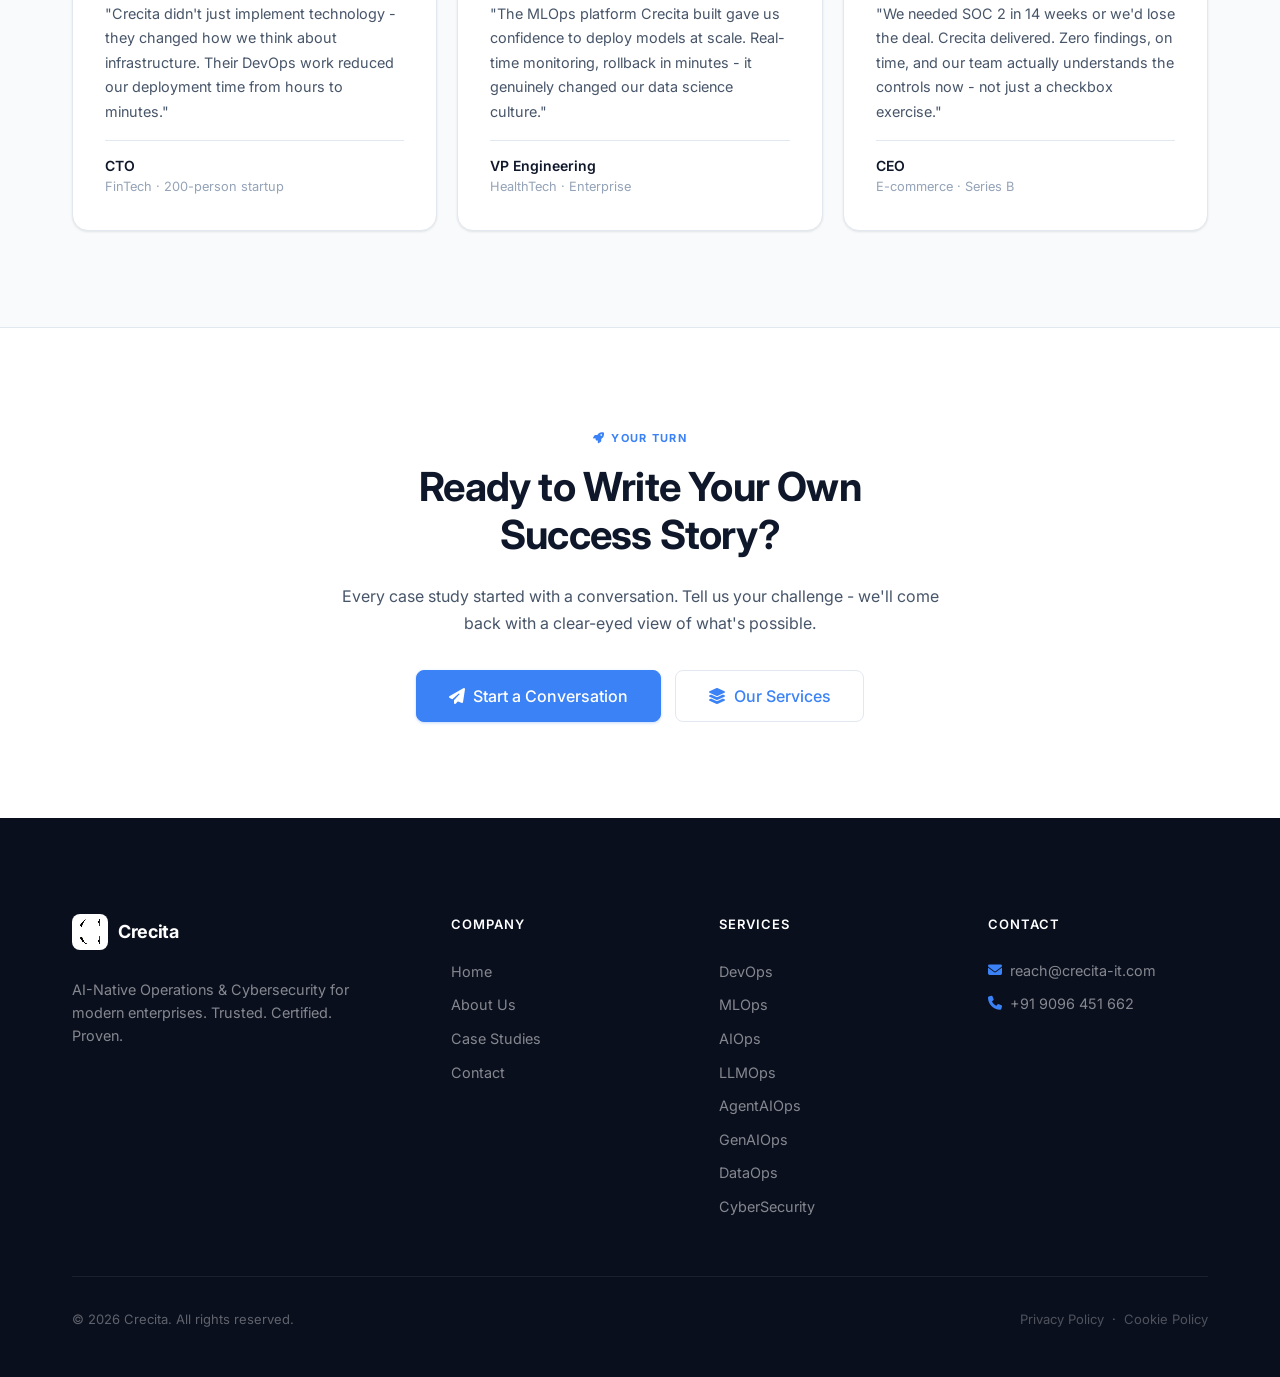
<file: case-studies.html>
<!DOCTYPE html>
<html lang="en">
<head>
    <meta charset="UTF-8">
    <meta name="viewport" content="width=device-width, initial-scale=1.0">
    <meta name="description" content="Crecita Case Studies - Real-world DevOps, MLOps, AIOps, LLMOps and Cybersecurity transformations with measurable business results.">
    <meta name="keywords" content="DevOps case study, MLOps success, AIOps implementation, LLMOps, cybersecurity results">
    <meta name="author" content="Crecita">
    <title>Case Studies - Crecita</title>
    <link rel="preconnect" href="https://fonts.googleapis.com">
    <link rel="preconnect" href="https://fonts.gstatic.com" crossorigin>
    <link href="https://fonts.googleapis.com/css2?family=Inter:wght@400;500;600;700;800&family=Poppins:wght@400;500;600;700&display=swap" rel="stylesheet">
    <link rel="stylesheet" href="https://cdnjs.cloudflare.com/ajax/libs/font-awesome/6.4.0/css/all.min.css">
    <link rel="stylesheet" href="css/styles.css">
</head>
<body>

    <!-- Cookie Banner -->
    <div id="cookieBanner" class="cookie-banner">
        <div class="cookie-text">
            <i class="fas fa-cookie-bite"></i>
            <p>We use cookies to improve your experience. By continuing, you accept our <a href="privacy.html">cookie policy</a>.</p>
        </div>
        <div class="cookie-btns">
            <button class="btn btn-primary btn-sm" onclick="setCookiePref('all')">Accept All</button>
            <button class="btn btn-secondary btn-sm" onclick="setCookiePref('essential')">Reject Non-Essential</button>
        </div>
    </div>

    <!-- Navigation -->
    <nav class="navbar" id="navbar">
        <div class="nav-container">
            <a href="index.html" class="nav-brand">
                <img src="assets/Crecita Logo.PNG" alt="Crecita" class="brand-logo">
                <span>Crecita</span>
            </a>
            <ul class="nav-menu" id="navMenu">
                <li><a href="index.html" class="nav-link">Home</a></li>
                <li><a href="about.html" class="nav-link">About</a></li>
                <li><a href="services.html" class="nav-link">Services</a></li>
                <li class="nav-dropdown">
                    <a href="case-studies.html" class="nav-link active">Case Studies <i class="fas fa-chevron-down" style="font-size:0.6rem;margin-left:3px;opacity:0.7;"></i></a>
                    <ul class="dropdown-menu">
                        <li><a href="case-studies.html">All Case Studies</a></li>
                        <li><a href="case-studies/fintech-cicd.html">FinTech CI/CD Transformation</a></li>
                        <li><a href="case-studies/healthcare-mlops.html">Healthcare MLOps Platform</a></li>
                        <li><a href="case-studies/saas-aiops.html">SaaS AIOps Alert Reduction</a></li>
                        <li><a href="case-studies/legaltech-llmops.html">LegalTech LLMOps Cost Reduction</a></li>
                        <li><a href="case-studies/ecommerce-soc2.html">E-commerce SOC 2 Compliance</a></li>
                    </ul>
                </li>
                <li><a href="certifications.html" class="nav-link">Certifications</a></li>
                <li><a href="contact.html" class="nav-link">Contact</a></li>
            </ul>
            <div class="nav-controls">
                <button class="theme-toggle" id="themeToggle" aria-label="Toggle theme"><i class="fas fa-moon"></i></button>
                <button class="mobile-toggle" id="mobileToggle" aria-label="Menu"><span></span><span></span><span></span></button>
            </div>
        </div>
    </nav>

    <!-- Page Header -->
    <section class="page-header">
        <div class="container">
            <div class="page-header-content animate-on-scroll">
                <span class="section-label" style="justify-content: center; margin-bottom: 0.75rem;"><i class="fas fa-chart-bar"></i> Real Results</span>
                <h1>Success Stories</h1>
                <p>Measurable outcomes from real engagements. Every number here is something a client actually achieved.</p>
            </div>
        </div>
    </section>

    <!-- ===== METRICS STRIP ===== -->
    <section class="section-alt">
        <div class="container">
            <div class="r-grid-4" style="display: grid; grid-template-columns: repeat(4, 1fr); gap: 1.5rem; text-align: center;">
                <div class="card animate-on-scroll" style="padding: 2rem 1rem;">
                    <div class="icon-wrap icon-blue" style="margin: 0 auto 1rem;"><i class="fas fa-rocket"></i></div>
                    <div style="font-size: 2.25rem; font-weight: 800; color: var(--primary); letter-spacing: -0.04em; line-height: 1;">90%</div>
                    <div style="font-size: 0.875rem; color: var(--text-secondary); margin-top: 0.5rem; font-weight: 500;">Faster Deployments</div>
                </div>
                <div class="card animate-on-scroll" style="padding: 2rem 1rem;">
                    <div class="icon-wrap icon-amber" style="margin: 0 auto 1rem;"><i class="fas fa-piggy-bank"></i></div>
                    <div style="font-size: 2.25rem; font-weight: 800; color: var(--accent); letter-spacing: -0.04em; line-height: 1;">75%</div>
                    <div style="font-size: 0.875rem; color: var(--text-secondary); margin-top: 0.5rem; font-weight: 500;">Infrastructure Cost Reduction</div>
                </div>
                <div class="card animate-on-scroll" style="padding: 2rem 1rem;">
                    <div class="icon-wrap icon-green" style="margin: 0 auto 1rem;"><i class="fas fa-circle-check"></i></div>
                    <div style="font-size: 2.25rem; font-weight: 800; color: var(--svc-cyber); letter-spacing: -0.04em; line-height: 1;">99.9%</div>
                    <div style="font-size: 0.875rem; color: var(--text-secondary); margin-top: 0.5rem; font-weight: 500;">Uptime Achieved</div>
                </div>
                <div class="card animate-on-scroll" style="padding: 2rem 1rem;">
                    <div class="icon-wrap icon-violet" style="margin: 0 auto 1rem;"><i class="fas fa-bell-slash"></i></div>
                    <div style="font-size: 2.25rem; font-weight: 800; color: var(--svc-aiops); letter-spacing: -0.04em; line-height: 1;">85%</div>
                    <div style="font-size: 0.875rem; color: var(--text-secondary); margin-top: 0.5rem; font-weight: 500;">Alert Noise Reduction</div>
                </div>
            </div>
        </div>
    </section>

    <!-- ===== CASE STUDY 1: DEVOPS ===== -->
    <section class="section">
        <div class="container">
            <div class="r-grid-2" style="display: grid; grid-template-columns: 1fr 1fr; gap: 4rem; align-items: center;">
                <div class="animate-on-scroll">
                    <div style="display: flex; align-items: center; gap: 0.75rem; margin-bottom: 1.25rem;">
                        <div class="icon-wrap icon-blue"><i class="fas fa-code-branch"></i></div>
                        <span class="badge" style="background: rgba(59,130,246,0.08); color: var(--primary); border-color: rgba(59,130,246,0.2);">DevOps · FinTech</span>
                    </div>
                    <h2 class="section-title" style="font-size: 1.75rem;">From 4-Hour Deploys to 8-Minute Releases</h2>
                    <p style="color: var(--text-secondary); font-size: 0.9375rem; line-height: 1.75; margin-bottom: 1.5rem;">
                        A fast-growing payments platform was shipping once a week - every deployment required a war room, manual testing, and a dedicated weekend. Developer morale was low and releases were feared.
                    </p>
                    <p style="color: var(--text-secondary); font-size: 0.9375rem; line-height: 1.75; margin-bottom: 1.5rem;">
                        Crecita rebuilt their CI/CD pipeline from scratch using GitHub Actions, containerised their services with Docker and Kubernetes (EKS), and introduced GitOps with ArgoCD. Automated testing coverage jumped from 34% to 91%.
                    </p>
                    <div class="info-box">
                        <strong>Result:</strong> Team now ships to production 12x per day with zero manual intervention. Rollback takes under 60 seconds.
                    </div>
                    <div style="margin-top:1.5rem;">
                        <a href="case-studies/fintech-cicd.html" class="btn btn-primary">Read Full Case Study <i class="fas fa-arrow-right"></i></a>
                    </div>
                </div>
                <div class="animate-on-scroll">
                    <div class="r-grid-2" style="display: grid; grid-template-columns: 1fr 1fr; gap: 1rem;">
                        <div class="card" style="text-align: center; padding: 1.5rem 1rem; border-top: 2px solid var(--primary);">
                            <div style="font-size: 1.875rem; font-weight: 800; color: var(--primary); letter-spacing: -0.03em;">12x</div>
                            <div style="font-size: 0.8rem; color: var(--text-secondary); margin-top: 4px;">Daily Deployments</div>
                        </div>
                        <div class="card" style="text-align: center; padding: 1.5rem 1rem; border-top: 2px solid var(--primary);">
                            <div style="font-size: 1.875rem; font-weight: 800; color: var(--primary); letter-spacing: -0.03em;">91%</div>
                            <div style="font-size: 0.8rem; color: var(--text-secondary); margin-top: 4px;">Test Coverage</div>
                        </div>
                        <div class="card" style="text-align: center; padding: 1.5rem 1rem; border-top: 2px solid var(--primary);">
                            <div style="font-size: 1.875rem; font-weight: 800; color: var(--primary); letter-spacing: -0.03em;">8 min</div>
                            <div style="font-size: 0.8rem; color: var(--text-secondary); margin-top: 4px;">Release Cycle</div>
                        </div>
                        <div class="card" style="text-align: center; padding: 1.5rem 1rem; border-top: 2px solid var(--primary);">
                            <div style="font-size: 1.875rem; font-weight: 800; color: var(--primary); letter-spacing: -0.03em;">&lt;60s</div>
                            <div style="font-size: 0.8rem; color: var(--text-secondary); margin-top: 4px;">Rollback Time</div>
                        </div>
                    </div>
                    <div style="margin-top: 1.25rem; display: flex; flex-wrap: wrap; gap: 8px;">
                        <span class="tech-tag">GitHub Actions</span><span class="tech-tag">Docker</span><span class="tech-tag">Kubernetes (EKS)</span>
                        <span class="tech-tag">ArgoCD</span><span class="tech-tag">Helm</span><span class="tech-tag">Terraform</span>
                    </div>
                </div>
            </div>
        </div>
    </section>

    <!-- ===== CASE STUDY 2: MLOPS ===== -->
    <section class="section-alt">
        <div class="container">
            <div class="r-grid-2" style="display: grid; grid-template-columns: 1fr 1fr; gap: 4rem; align-items: center;">
                <div class="animate-on-scroll" style="order: 2;">
                    <div class="r-grid-2" style="display: grid; grid-template-columns: 1fr 1fr; gap: 1rem;">
                        <div class="card" style="text-align: center; padding: 1.5rem 1rem; border-top: 2px solid var(--accent);">
                            <div style="font-size: 1.875rem; font-weight: 800; color: var(--accent); letter-spacing: -0.03em;">3 days</div>
                            <div style="font-size: 0.8rem; color: var(--text-secondary); margin-top: 4px;">Model-to-Prod (was 6 wks)</div>
                        </div>
                        <div class="card" style="text-align: center; padding: 1.5rem 1rem; border-top: 2px solid var(--accent);">
                            <div style="font-size: 1.875rem; font-weight: 800; color: var(--accent); letter-spacing: -0.03em;">40%</div>
                            <div style="font-size: 0.8rem; color: var(--text-secondary); margin-top: 4px;">Prediction Accuracy Gain</div>
                        </div>
                        <div class="card" style="text-align: center; padding: 1.5rem 1rem; border-top: 2px solid var(--accent);">
                            <div style="font-size: 1.875rem; font-weight: 800; color: var(--accent); letter-spacing: -0.03em;">100%</div>
                            <div style="font-size: 0.8rem; color: var(--text-secondary); margin-top: 4px;">Experiment Reproducibility</div>
                        </div>
                        <div class="card" style="text-align: center; padding: 1.5rem 1rem; border-top: 2px solid var(--accent);">
                            <div style="font-size: 1.875rem; font-weight: 800; color: var(--accent); letter-spacing: -0.03em;">Real-time</div>
                            <div style="font-size: 0.8rem; color: var(--text-secondary); margin-top: 4px;">Drift Monitoring</div>
                        </div>
                    </div>
                    <div style="margin-top: 1.25rem; display: flex; flex-wrap: wrap; gap: 8px;">
                        <span class="tech-tag">MLflow</span><span class="tech-tag">Kubeflow</span><span class="tech-tag">SageMaker</span>
                        <span class="tech-tag">Airflow</span><span class="tech-tag">Evidently AI</span><span class="tech-tag">Feature Store</span>
                    </div>
                </div>
                <div class="animate-on-scroll" style="order: 1;">
                    <div style="display: flex; align-items: center; gap: 0.75rem; margin-bottom: 1.25rem;">
                        <div class="icon-wrap icon-amber"><i class="fas fa-brain"></i></div>
                        <span class="badge" style="background: rgba(245,158,11,0.08); color: var(--accent); border-color: rgba(245,158,11,0.2);">MLOps · Healthcare</span>
                    </div>
                    <h2 class="section-title" style="font-size: 1.75rem;">6-Week Model Releases Cut to 3 Days</h2>
                    <p style="color: var(--text-secondary); font-size: 0.9375rem; line-height: 1.75; margin-bottom: 1.5rem;">
                        A healthcare analytics company had a talented data science team producing strong models - but their path to production involved manual handoffs, undocumented experiments, and no monitoring once deployed.
                    </p>
                    <p style="color: var(--text-secondary); font-size: 0.9375rem; line-height: 1.75; margin-bottom: 1.5rem;">
                        Crecita implemented a full MLOps platform: MLflow for experiment tracking, Kubeflow for pipeline automation, a centralised feature store, and Evidently AI for real-time drift detection with automated retraining triggers.
                    </p>
                    <div class="info-box">
                        <strong>Result:</strong> Model deployment time dropped from 6 weeks to 3 days. Prediction accuracy improved 40% through systematic experimentation. Zero silent model failures since go-live.
                    </div>
                    <div style="margin-top:1.5rem;">
                        <a href="case-studies/healthcare-mlops.html" class="btn btn-primary">Read Full Case Study <i class="fas fa-arrow-right"></i></a>
                    </div>
                </div>
            </div>
        </div>
    </section>

    <!-- ===== CASE STUDY 3: AIOPS ===== -->
    <section class="section">
        <div class="container">
            <div class="r-grid-2" style="display: grid; grid-template-columns: 1fr 1fr; gap: 4rem; align-items: center;">
                <div class="animate-on-scroll">
                    <div style="display: flex; align-items: center; gap: 0.75rem; margin-bottom: 1.25rem;">
                        <div class="icon-wrap icon-violet"><i class="fas fa-robot"></i></div>
                        <span class="badge" style="background: rgba(139,92,246,0.08); color: var(--svc-aiops); border-color: rgba(139,92,246,0.2);">AIOps · SaaS Platform</span>
                    </div>
                    <h2 class="section-title" style="font-size: 1.75rem;">800 Daily Alerts Reduced to 35 Actionable Incidents</h2>
                    <p style="color: var(--text-secondary); font-size: 0.9375rem; line-height: 1.75; margin-bottom: 1.5rem;">
                        A B2B SaaS platform's on-call team was drowning. 800+ alerts per day, most of them noise. Engineers were burning out, real incidents were getting lost, and MTTR was measured in hours.
                    </p>
                    <p style="color: var(--text-secondary); font-size: 0.9375rem; line-height: 1.75; margin-bottom: 1.5rem;">
                        Crecita deployed an AIOps layer using Moogsoft for event correlation, integrated with their existing Datadog and PagerDuty stack. ML models were trained on 12 months of historical incident data to identify patterns and auto-suppress low-signal noise.
                    </p>
                    <div class="info-box">
                        <strong>Result:</strong> Alert volume reduced by 96%. On-call engineers now see only meaningful incidents. MTTR dropped from 4.2 hours to 22 minutes.
                    </div>
                    <div style="margin-top:1.5rem;">
                        <a href="case-studies/saas-aiops.html" class="btn btn-primary">Read Full Case Study <i class="fas fa-arrow-right"></i></a>
                    </div>
                </div>
                <div class="animate-on-scroll">
                    <div class="r-grid-2" style="display: grid; grid-template-columns: 1fr 1fr; gap: 1rem;">
                        <div class="card" style="text-align: center; padding: 1.5rem 1rem; border-top: 2px solid var(--svc-aiops);">
                            <div style="font-size: 1.875rem; font-weight: 800; color: var(--svc-aiops); letter-spacing: -0.03em;">96%</div>
                            <div style="font-size: 0.8rem; color: var(--text-secondary); margin-top: 4px;">Alert Noise Reduction</div>
                        </div>
                        <div class="card" style="text-align: center; padding: 1.5rem 1rem; border-top: 2px solid var(--svc-aiops);">
                            <div style="font-size: 1.875rem; font-weight: 800; color: var(--svc-aiops); letter-spacing: -0.03em;">22 min</div>
                            <div style="font-size: 0.8rem; color: var(--text-secondary); margin-top: 4px;">MTTR (was 4.2 hrs)</div>
                        </div>
                        <div class="card" style="text-align: center; padding: 1.5rem 1rem; border-top: 2px solid var(--svc-aiops);">
                            <div style="font-size: 1.875rem; font-weight: 800; color: var(--svc-aiops); letter-spacing: -0.03em;">800→35</div>
                            <div style="font-size: 0.8rem; color: var(--text-secondary); margin-top: 4px;">Daily Alerts</div>
                        </div>
                        <div class="card" style="text-align: center; padding: 1.5rem 1rem; border-top: 2px solid var(--svc-aiops);">
                            <div style="font-size: 1.875rem; font-weight: 800; color: var(--svc-aiops); letter-spacing: -0.03em;">0</div>
                            <div style="font-size: 0.8rem; color: var(--text-secondary); margin-top: 4px;">On-call Burnout Incidents</div>
                        </div>
                    </div>
                    <div style="margin-top: 1.25rem; display: flex; flex-wrap: wrap; gap: 8px;">
                        <span class="tech-tag">Moogsoft</span><span class="tech-tag">Datadog</span><span class="tech-tag">PagerDuty</span>
                        <span class="tech-tag">Prometheus</span><span class="tech-tag">Grafana</span>
                    </div>
                </div>
            </div>
        </div>
    </section>

    <!-- ===== CASE STUDY 4: LLMOPS ===== -->
    <section class="section-alt">
        <div class="container">
            <div class="r-grid-2" style="display: grid; grid-template-columns: 1fr 1fr; gap: 4rem; align-items: center;">
                <div class="animate-on-scroll" style="order: 2;">
                    <div class="r-grid-2" style="display: grid; grid-template-columns: 1fr 1fr; gap: 1rem;">
                        <div class="card" style="text-align: center; padding: 1.5rem 1rem; border-top: 2px solid var(--svc-llmops);">
                            <div style="font-size: 1.875rem; font-weight: 800; color: var(--svc-llmops); letter-spacing: -0.03em;">68%</div>
                            <div style="font-size: 0.8rem; color: var(--text-secondary); margin-top: 4px;">Latency Reduction</div>
                        </div>
                        <div class="card" style="text-align: center; padding: 1.5rem 1rem; border-top: 2px solid var(--svc-llmops);">
                            <div style="font-size: 1.875rem; font-weight: 800; color: var(--svc-llmops); letter-spacing: -0.03em;">52%</div>
                            <div style="font-size: 0.8rem; color: var(--text-secondary); margin-top: 4px;">Token Cost Reduction</div>
                        </div>
                        <div class="card" style="text-align: center; padding: 1.5rem 1rem; border-top: 2px solid var(--svc-llmops);">
                            <div style="font-size: 1.875rem; font-weight: 800; color: var(--svc-llmops); letter-spacing: -0.03em;">94%</div>
                            <div style="font-size: 0.8rem; color: var(--text-secondary); margin-top: 4px;">Answer Accuracy (RAG)</div>
                        </div>
                        <div class="card" style="text-align: center; padding: 1.5rem 1rem; border-top: 2px solid var(--svc-llmops);">
                            <div style="font-size: 1.875rem; font-weight: 800; color: var(--svc-llmops); letter-spacing: -0.03em;">100%</div>
                            <div style="font-size: 0.8rem; color: var(--text-secondary); margin-top: 4px;">Hallucination Tracked</div>
                        </div>
                    </div>
                    <div style="margin-top: 1.25rem; display: flex; flex-wrap: wrap; gap: 8px;">
                        <span class="tech-tag">LangChain</span><span class="tech-tag">Pinecone</span><span class="tech-tag">vLLM</span>
                        <span class="tech-tag">LangSmith</span><span class="tech-tag">Azure OpenAI</span><span class="tech-tag">QLoRA</span>
                    </div>
                </div>
                <div class="animate-on-scroll" style="order: 1;">
                    <div style="display: flex; align-items: center; gap: 0.75rem; margin-bottom: 1.25rem;">
                        <div class="icon-wrap icon-emerald"><i class="fas fa-comments"></i></div>
                        <span class="badge" style="background: rgba(16,185,129,0.08); color: var(--svc-llmops); border-color: rgba(16,185,129,0.2);">LLMOps · Legal Tech</span>
                    </div>
                    <h2 class="section-title" style="font-size: 1.75rem;">Enterprise LLM at Scale - 52% Cost Cut</h2>
                    <p style="color: var(--text-secondary); font-size: 0.9375rem; line-height: 1.75; margin-bottom: 1.5rem;">
                        A legal technology firm had built an internal document Q&A tool on GPT-4 - but costs were spiralling, latency was unacceptable, and the team had no visibility into hallucination rates or answer quality.
                    </p>
                    <p style="color: var(--text-secondary); font-size: 0.9375rem; line-height: 1.75; margin-bottom: 1.5rem;">
                        Crecita redesigned their RAG pipeline with optimised chunking and re-ranking, replaced full GPT-4 calls with a fine-tuned smaller model for routine queries, and introduced LangSmith for full observability including hallucination tracking.
                    </p>
                    <div class="info-box">
                        <strong>Result:</strong> Token costs cut by 52%, response latency down 68%, and answer accuracy climbed to 94% through better retrieval. The team now has full visibility into every LLM interaction.
                    </div>
                    <div style="margin-top:1.5rem;">
                        <a href="case-studies/legaltech-llmops.html" class="btn btn-primary">Read Full Case Study <i class="fas fa-arrow-right"></i></a>
                    </div>
                </div>
            </div>
        </div>
    </section>

    <!-- ===== CASE STUDY 5: CYBERSECURITY ===== -->
    <section class="section">
        <div class="container">
            <div class="r-grid-2" style="display: grid; grid-template-columns: 1fr 1fr; gap: 4rem; align-items: center;">
                <div class="animate-on-scroll">
                    <div style="display: flex; align-items: center; gap: 0.75rem; margin-bottom: 1.25rem;">
                        <div class="icon-wrap icon-green"><i class="fas fa-shield-halved"></i></div>
                        <span class="badge" style="background: rgba(34,197,94,0.08); color: var(--svc-cyber); border-color: rgba(34,197,94,0.2);">CyberSecurity · E-commerce</span>
                    </div>
                    <h2 class="section-title" style="font-size: 1.75rem;">SOC 2 Compliance in 14 Weeks</h2>
                    <p style="color: var(--text-secondary); font-size: 0.9375rem; line-height: 1.75; margin-bottom: 1.5rem;">
                        A rapidly scaling e-commerce platform was losing enterprise deals because they couldn't produce a SOC 2 Type II report. Their security posture was ad-hoc, documentation was non-existent, and they had no formalised incident response process.
                    </p>
                    <p style="color: var(--text-secondary); font-size: 0.9375rem; line-height: 1.75; margin-bottom: 1.5rem;">
                        Crecita's CISA and CISM certified team led the full compliance program: gap assessment, control implementation, SIEM deployment with Splunk, evidence collection, and audit preparation. All within a 14-week timeline to meet a contract deadline.
                    </p>
                    <div class="info-box">
                        <strong>Result:</strong> SOC 2 Type II achieved within the deadline. 3 enterprise contracts signed within 60 days. Zero critical findings in the audit.
                    </div>
                    <div style="margin-top:1.5rem;">
                        <a href="case-studies/ecommerce-soc2.html" class="btn btn-primary">Read Full Case Study <i class="fas fa-arrow-right"></i></a>
                    </div>
                </div>
                <div class="animate-on-scroll">
                    <div class="r-grid-2" style="display: grid; grid-template-columns: 1fr 1fr; gap: 1rem;">
                        <div class="card" style="text-align: center; padding: 1.5rem 1rem; border-top: 2px solid var(--svc-cyber);">
                            <div style="font-size: 1.875rem; font-weight: 800; color: var(--svc-cyber); letter-spacing: -0.03em;">14 wks</div>
                            <div style="font-size: 0.8rem; color: var(--text-secondary); margin-top: 4px;">SOC 2 Type II Achieved</div>
                        </div>
                        <div class="card" style="text-align: center; padding: 1.5rem 1rem; border-top: 2px solid var(--svc-cyber);">
                            <div style="font-size: 1.875rem; font-weight: 800; color: var(--svc-cyber); letter-spacing: -0.03em;">0</div>
                            <div style="font-size: 0.8rem; color: var(--text-secondary); margin-top: 4px;">Critical Audit Findings</div>
                        </div>
                        <div class="card" style="text-align: center; padding: 1.5rem 1rem; border-top: 2px solid var(--svc-cyber);">
                            <div style="font-size: 1.875rem; font-weight: 800; color: var(--svc-cyber); letter-spacing: -0.03em;">3</div>
                            <div style="font-size: 0.8rem; color: var(--text-secondary); margin-top: 4px;">Enterprise Contracts Won</div>
                        </div>
                        <div class="card" style="text-align: center; padding: 1.5rem 1rem; border-top: 2px solid var(--svc-cyber);">
                            <div style="font-size: 1.875rem; font-weight: 800; color: var(--svc-cyber); letter-spacing: -0.03em;">100%</div>
                            <div style="font-size: 0.8rem; color: var(--text-secondary); margin-top: 4px;">Control Coverage</div>
                        </div>
                    </div>
                    <div style="margin-top: 1.25rem; display: flex; flex-wrap: wrap; gap: 8px;">
                        <span class="tech-tag">Splunk</span><span class="tech-tag">SOC 2 Type II</span><span class="tech-tag">CISA Led</span>
                        <span class="tech-tag">CISM Led</span><span class="tech-tag">AWS Security Hub</span><span class="tech-tag">Wiz</span>
                    </div>
                </div>
            </div>
        </div>
    </section>

    <!-- ===== TESTIMONIALS ===== -->
    <section class="section-alt">
        <div class="container">
            <div class="text-center mb-xl animate-on-scroll">
                <span class="section-label"><i class="fas fa-quote-left"></i> Client Voices</span>
                <h2 class="section-title">In Their Own Words</h2>
            </div>
            <div class="r-grid-3" style="display: grid; grid-template-columns: repeat(3, 1fr); gap: 1.25rem;">
                <div class="card animate-on-scroll" style="display: flex; flex-direction: column; gap: 1rem;">
                    <div style="display: flex; gap: 3px;">
                        <i class="fas fa-star" style="color: var(--accent); font-size: 0.8rem;"></i>
                        <i class="fas fa-star" style="color: var(--accent); font-size: 0.8rem;"></i>
                        <i class="fas fa-star" style="color: var(--accent); font-size: 0.8rem;"></i>
                        <i class="fas fa-star" style="color: var(--accent); font-size: 0.8rem;"></i>
                        <i class="fas fa-star" style="color: var(--accent); font-size: 0.8rem;"></i>
                    </div>
                    <p style="color: var(--text-secondary); font-size: 0.9rem; line-height: 1.7; flex: 1;">"Crecita didn't just implement technology - they changed how we think about infrastructure. Their DevOps work reduced our deployment time from hours to minutes."</p>
                    <div style="border-top: 1px solid var(--border); padding-top: 0.875rem;">
                        <div style="font-weight: 600; font-size: 0.875rem; color: var(--text-primary);">CTO</div>
                        <div style="font-size: 0.8rem; color: var(--text-muted);">FinTech · 200-person startup</div>
                    </div>
                </div>
                <div class="card animate-on-scroll" style="display: flex; flex-direction: column; gap: 1rem;">
                    <div style="display: flex; gap: 3px;">
                        <i class="fas fa-star" style="color: var(--accent); font-size: 0.8rem;"></i>
                        <i class="fas fa-star" style="color: var(--accent); font-size: 0.8rem;"></i>
                        <i class="fas fa-star" style="color: var(--accent); font-size: 0.8rem;"></i>
                        <i class="fas fa-star" style="color: var(--accent); font-size: 0.8rem;"></i>
                        <i class="fas fa-star" style="color: var(--accent); font-size: 0.8rem;"></i>
                    </div>
                    <p style="color: var(--text-secondary); font-size: 0.9rem; line-height: 1.7; flex: 1;">"The MLOps platform Crecita built gave us confidence to deploy models at scale. Real-time monitoring, rollback in minutes - it genuinely changed our data science culture."</p>
                    <div style="border-top: 1px solid var(--border); padding-top: 0.875rem;">
                        <div style="font-weight: 600; font-size: 0.875rem; color: var(--text-primary);">VP Engineering</div>
                        <div style="font-size: 0.8rem; color: var(--text-muted);">HealthTech · Enterprise</div>
                    </div>
                </div>
                <div class="card animate-on-scroll" style="display: flex; flex-direction: column; gap: 1rem;">
                    <div style="display: flex; gap: 3px;">
                        <i class="fas fa-star" style="color: var(--accent); font-size: 0.8rem;"></i>
                        <i class="fas fa-star" style="color: var(--accent); font-size: 0.8rem;"></i>
                        <i class="fas fa-star" style="color: var(--accent); font-size: 0.8rem;"></i>
                        <i class="fas fa-star" style="color: var(--accent); font-size: 0.8rem;"></i>
                        <i class="fas fa-star" style="color: var(--accent); font-size: 0.8rem;"></i>
                    </div>
                    <p style="color: var(--text-secondary); font-size: 0.9rem; line-height: 1.7; flex: 1;">"We needed SOC 2 in 14 weeks or we'd lose the deal. Crecita delivered. Zero findings, on time, and our team actually understands the controls now - not just a checkbox exercise."</p>
                    <div style="border-top: 1px solid var(--border); padding-top: 0.875rem;">
                        <div style="font-weight: 600; font-size: 0.875rem; color: var(--text-primary);">CEO</div>
                        <div style="font-size: 0.8rem; color: var(--text-muted);">E-commerce · Series B</div>
                    </div>
                </div>
            </div>
        </div>
    </section>

    <!-- CTA -->
    <section class="section">
        <div class="container">
            <div class="text-center animate-on-scroll" style="max-width: 600px; margin: 0 auto;">
                <span class="section-label"><i class="fas fa-rocket"></i> Your Turn</span>
                <h2 class="section-title">Ready to Write Your Own Success Story?</h2>
                <p style="color: var(--text-secondary); font-size: 1rem; line-height: 1.7; margin-bottom: 2rem;">
                    Every case study started with a conversation. Tell us your challenge - we'll come back with a clear-eyed view of what's possible.
                </p>
                <div style="display: flex; gap: 0.875rem; justify-content: center; flex-wrap: wrap;">
                    <a href="contact.html" class="btn btn-primary btn-large"><i class="fas fa-paper-plane"></i> Start a Conversation</a>
                    <a href="services.html" class="btn btn-secondary btn-large"><i class="fas fa-layer-group"></i> Our Services</a>
                </div>
            </div>
        </div>
    </section>

    <!-- Footer -->
    <footer class="footer">
        <div class="container">
            <div class="footer-content">
                <div class="footer-brand">
                    <a href="index.html" class="nav-brand" style="margin-bottom: 0.75rem; display: inline-flex;">
                        <img src="assets/Crecita Logo.PNG" alt="Crecita" class="brand-logo" style="filter: brightness(10);">
                        <span>Crecita</span>
                    </a>
                    <p>AI-Native Operations & Cybersecurity for modern enterprises. Trusted. Certified. Proven.</p>
                </div>
                <div>
                    <h4>Company</h4>
                    <ul class="footer-links">
                        <li><a href="index.html">Home</a></li>
                        <li><a href="about.html">About Us</a></li>
                        <li><a href="case-studies.html">Case Studies</a></li>
                        <li><a href="contact.html">Contact</a></li>
                    </ul>
                </div>
                <div>
                    <h4>Services</h4>
                    <ul class="footer-links">
                        <li><a href="services.html#devops">DevOps</a></li>
                        <li><a href="services.html#mlops">MLOps</a></li>
                        <li><a href="services.html#aiops">AIOps</a></li>
                        <li><a href="services.html#llmops">LLMOps</a></li>
                        <li><a href="services.html#agentaiops">AgentAIOps</a></li>
                        <li><a href="services.html#genaiops">GenAIOps</a></li>
                        <li><a href="services.html#dataops">DataOps</a></li>
                        <li><a href="services.html#cybersecurity">CyberSecurity</a></li>
                    </ul>
                </div>
                <div>
                    <h4>Contact</h4>
                    <div class="footer-contact-item"><i class="fas fa-envelope"></i><a href="mailto:reach@crecita-it.com" style="color: inherit; text-decoration: none;">reach@crecita-it.com</a></div>
                    <div class="footer-contact-item"><i class="fas fa-phone"></i><span>+91 9096 451 662</span></div>
                </div>
            </div>
            <div class="footer-bottom">
                <p>&copy; 2026 Crecita. All rights reserved.</p>
                <p><a href="privacy.html" style="color:inherit;text-decoration:none;opacity:0.8;">Privacy Policy</a> &nbsp;·&nbsp; <a href="privacy.html#cookies" style="color:inherit;text-decoration:none;opacity:0.8;">Cookie Policy</a></p>
            </div>
        </div>
    </footer>

    <script src="js/app.js"></script>
    <script>
        (function(){
            if(!localStorage.getItem('cookiePref')){
                var b=document.getElementById('cookieBanner');
                if(b) b.style.display='flex';
            }
        })();
        function setCookiePref(pref){
            localStorage.setItem('cookiePref',pref);
            var b=document.getElementById('cookieBanner');
            if(b) b.style.display='none';
        }
    </script>
</body>
</html>
</file>
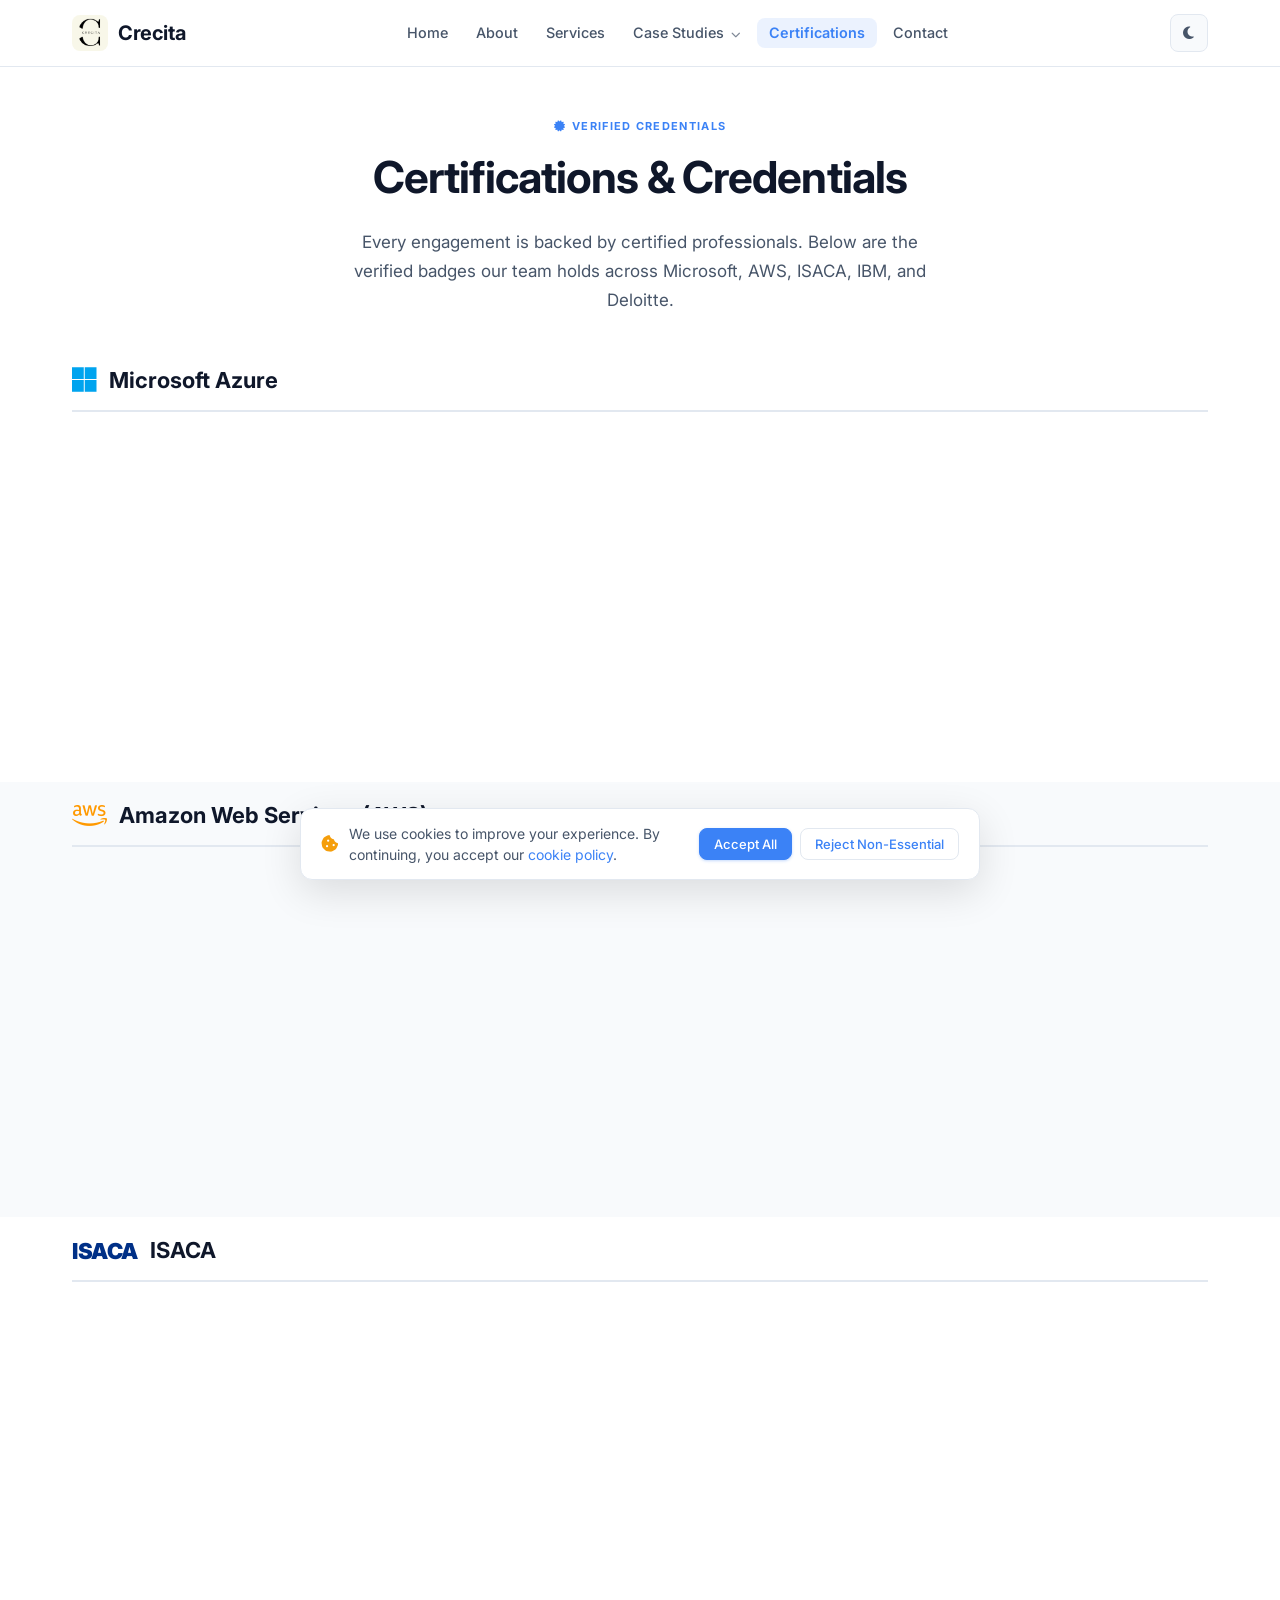
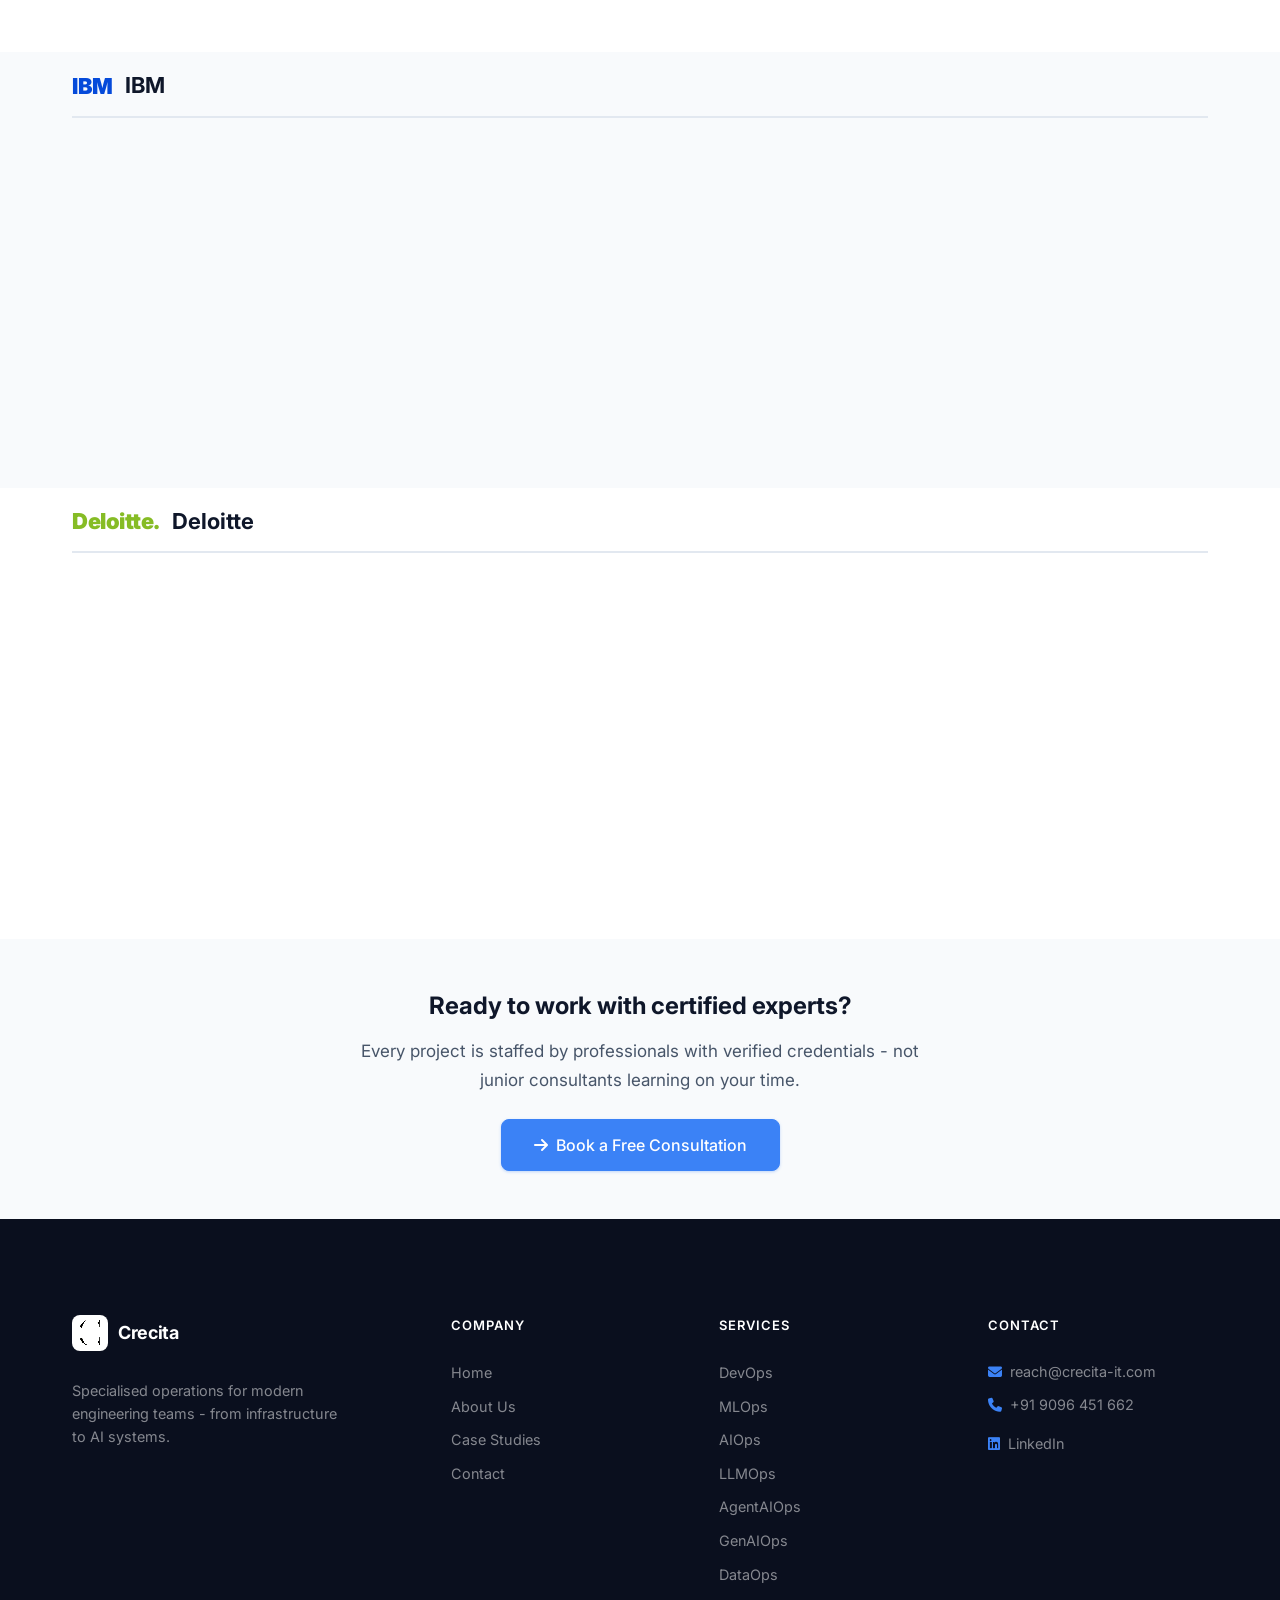
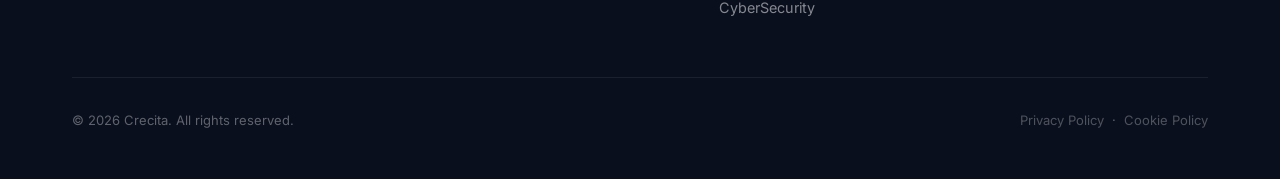
<file: certifications.html>
<!DOCTYPE html>
<html lang="en">
<head>
    <meta charset="UTF-8">
    <meta name="viewport" content="width=device-width, initial-scale=1.0">
    <meta name="description" content="Crecita team certifications - Microsoft Azure, AWS, ISACA, IBM, and Deloitte credentials. Verified expertise across cloud, security, and data.">
    <meta name="keywords" content="Crecita certifications, AZ-900, CISA, CISM, CRISC, AWS certified, IBM badges, Azure certifications">
    <meta name="author" content="Crecita">
    <title>Certifications & Credentials | Crecita</title>
    <link rel="preconnect" href="https://fonts.googleapis.com">
    <link rel="preconnect" href="https://fonts.gstatic.com" crossorigin>
    <link href="https://fonts.googleapis.com/css2?family=Inter:wght@400;500;600;700;800&family=Poppins:wght@400;500;600;700&display=swap" rel="stylesheet">
    <link rel="stylesheet" href="https://cdnjs.cloudflare.com/ajax/libs/font-awesome/6.4.0/css/all.min.css">
    <link rel="stylesheet" href="css/styles.css">
</head>
<body>

    <!-- Cookie Banner -->
    <div id="cookieBanner" class="cookie-banner">
        <div class="cookie-text">
            <i class="fas fa-cookie-bite"></i>
            <p>We use cookies to improve your experience. By continuing, you accept our <a href="privacy.html">cookie policy</a>.</p>
        </div>
        <div class="cookie-btns">
            <button class="btn btn-primary btn-sm" onclick="setCookiePref('all')">Accept All</button>
            <button class="btn btn-secondary btn-sm" onclick="setCookiePref('essential')">Reject Non-Essential</button>
        </div>
    </div>

    <!-- Navigation -->
    <nav class="navbar" id="navbar">
        <div class="nav-container">
            <a href="index.html" class="nav-brand">
                <img src="assets/Crecita Logo.PNG" alt="Crecita" class="brand-logo">
                <span>Crecita</span>
            </a>
            <ul class="nav-menu" id="navMenu">
                <li><a href="index.html" class="nav-link">Home</a></li>
                <li><a href="about.html" class="nav-link">About</a></li>
                <li><a href="services.html" class="nav-link">Services</a></li>
                <li class="nav-dropdown">
                    <a href="case-studies.html" class="nav-link">Case Studies <i class="fas fa-chevron-down" style="font-size:0.6rem;margin-left:3px;opacity:0.7;"></i></a>
                    <ul class="dropdown-menu">
                        <li><a href="case-studies.html">All Case Studies</a></li>
                        <li><a href="case-studies/fintech-cicd.html">FinTech CI/CD Transformation</a></li>
                        <li><a href="case-studies/healthcare-mlops.html">Healthcare MLOps Platform</a></li>
                        <li><a href="case-studies/saas-aiops.html">SaaS AIOps Alert Reduction</a></li>
                        <li><a href="case-studies/legaltech-llmops.html">LegalTech LLMOps Cost Reduction</a></li>
                        <li><a href="case-studies/ecommerce-soc2.html">E-commerce SOC 2 Compliance</a></li>
                    </ul>
                </li>
                <li><a href="certifications.html" class="nav-link active">Certifications</a></li>
                <li><a href="contact.html" class="nav-link">Contact</a></li>
            </ul>
            <div class="nav-controls">
                <button class="theme-toggle" id="themeToggle" aria-label="Toggle theme"><i class="fas fa-moon"></i></button>
                <button class="mobile-toggle" id="mobileToggle" aria-label="Menu"><span></span><span></span><span></span></button>
            </div>
        </div>
    </nav>

    <!-- Page Header -->
    <section class="section" style="padding-top: 7rem; padding-bottom: 2rem;">
        <div class="container text-center">
            <span class="section-label animate-on-scroll"><i class="fas fa-certificate"></i> Verified Credentials</span>
            <h1 class="section-title animate-on-scroll" style="font-size: clamp(1.75rem, 4vw, 2.75rem);">Certifications & Credentials</h1>
            <p class="section-subtitle animate-on-scroll" style="max-width: 600px; margin: 0 auto;">Every engagement is backed by certified professionals. Below are the verified badges our team holds across Microsoft, AWS, ISACA, IBM, and Deloitte.</p>
        </div>
    </section>

    <!-- ===== MICROSOFT AZURE ===== -->
    <section class="section" style="padding-top: 1rem; padding-bottom: 2rem;">
        <div class="container">
            <div class="animate-on-scroll" style="display: flex; align-items: center; gap: 0.75rem; margin-bottom: 1.75rem; padding-bottom: 0.75rem; border-bottom: 2px solid var(--border);">
                <i class="fab fa-microsoft" style="font-size: 1.75rem; color: #00a4ef;"></i>
                <h2 style="font-size: 1.375rem; font-weight: 700; margin: 0;">Microsoft Azure</h2>
            </div>
            <div class="cert-badges-row animate-on-scroll">
                <div data-iframe-width="150" data-iframe-height="270" data-share-badge-id="22e8b17e-f759-46a9-a41c-77a123aeaad2" data-share-badge-host="https://www.credly.com"></div>
            </div>
        </div>
    </section>

    <!-- ===== AWS ===== -->
    <section class="section" style="padding-top: 1rem; padding-bottom: 2rem; background: var(--bg-secondary);">
        <div class="container">
            <div class="animate-on-scroll" style="display: flex; align-items: center; gap: 0.75rem; margin-bottom: 1.75rem; padding-bottom: 0.75rem; border-bottom: 2px solid var(--border);">
                <i class="fab fa-aws" style="font-size: 1.75rem; color: #ff9900;"></i>
                <h2 style="font-size: 1.375rem; font-weight: 700; margin: 0;">Amazon Web Services (AWS)</h2>
            </div>
            <div class="cert-badges-row animate-on-scroll">
                <div data-iframe-width="150" data-iframe-height="270" data-share-badge-id="f8a1d3a2-1e9f-4756-99a8-a8c2da9bfeee" data-share-badge-host="https://www.credly.com"></div>
                <div data-iframe-width="150" data-iframe-height="270" data-share-badge-id="3566a251-f459-4de2-a732-329e76b7eb03" data-share-badge-host="https://www.credly.com"></div>
                <div data-iframe-width="150" data-iframe-height="270" data-share-badge-id="21a80cd2-919d-484f-bb64-ad521c02cc15" data-share-badge-host="https://www.credly.com"></div>
            </div>
        </div>
    </section>

    <!-- ===== ISACA ===== -->
    <section class="section" style="padding-top: 1rem; padding-bottom: 2rem;">
        <div class="container">
            <div class="animate-on-scroll" style="display: flex; align-items: center; gap: 0.75rem; margin-bottom: 1.75rem; padding-bottom: 0.75rem; border-bottom: 2px solid var(--border);">
                <span style="font-size: 1.375rem; font-weight: 900; color: #003087; letter-spacing: -0.5px; line-height: 1;">ISACA</span>
                <h2 style="font-size: 1.375rem; font-weight: 700; margin: 0;">ISACA</h2>
            </div>
            <div class="cert-badges-row animate-on-scroll">
                <div data-iframe-width="150" data-iframe-height="270" data-share-badge-id="16f19ee8-725c-4b36-9df9-a9cfceda6adf" data-share-badge-host="https://www.credly.com"></div>
                <div data-iframe-width="150" data-iframe-height="270" data-share-badge-id="01b52b0d-c0fc-46f1-91db-a2e851aa6cfd" data-share-badge-host="https://www.credly.com"></div>
                <div data-iframe-width="150" data-iframe-height="270" data-share-badge-id="9f398e1b-fe26-4043-954e-32421f729940" data-share-badge-host="https://www.credly.com"></div>
                <div data-iframe-width="150" data-iframe-height="270" data-share-badge-id="f2314822-b40e-4b27-bd9b-766f6761ed4f" data-share-badge-host="https://www.credly.com"></div>
            </div>
        </div>
    </section>

    <!-- ===== IBM ===== -->
    <section class="section" style="padding-top: 1rem; padding-bottom: 2rem; background: var(--bg-secondary);">
        <div class="container">
            <div class="animate-on-scroll" style="display: flex; align-items: center; gap: 0.75rem; margin-bottom: 1.75rem; padding-bottom: 0.75rem; border-bottom: 2px solid var(--border);">
                <span style="font-size: 1.375rem; font-weight: 900; color: #054ada; letter-spacing: -0.5px; line-height: 1;">IBM</span>
                <h2 style="font-size: 1.375rem; font-weight: 700; margin: 0;">IBM</h2>
            </div>
            <div class="cert-badges-row animate-on-scroll">
                <div data-iframe-width="150" data-iframe-height="270" data-share-badge-id="0098ffbd-0eff-41bb-92f5-d61702b6735e" data-share-badge-host="https://www.credly.com"></div>
                <div data-iframe-width="150" data-iframe-height="270" data-share-badge-id="b70832f0-3ccc-4c9e-a0a5-6545d471f7f5" data-share-badge-host="https://www.credly.com"></div>
                <div data-iframe-width="150" data-iframe-height="270" data-share-badge-id="d8bab23b-af4a-4478-bee3-fe2c97481662" data-share-badge-host="https://www.credly.com"></div>
                <div data-iframe-width="150" data-iframe-height="270" data-share-badge-id="8485430d-b89b-4aa9-90be-2656851e8e3b" data-share-badge-host="https://www.credly.com"></div>
                <div data-iframe-width="150" data-iframe-height="270" data-share-badge-id="25deb47d-50bb-480a-b4cb-1072c092e177" data-share-badge-host="https://www.credly.com"></div>
                <div data-iframe-width="150" data-iframe-height="270" data-share-badge-id="dcf51746-0ff6-4c7a-b2ae-404135f964e6" data-share-badge-host="https://www.credly.com"></div>
                <div data-iframe-width="150" data-iframe-height="270" data-share-badge-id="8790ddc5-e3ae-4aac-9934-4b5fc21288fc" data-share-badge-host="https://www.credly.com"></div>
            </div>
        </div>
    </section>

    <!-- ===== DELOITTE ===== -->
    <section class="section" style="padding-top: 1rem; padding-bottom: 3rem;">
        <div class="container">
            <div class="animate-on-scroll" style="display: flex; align-items: center; gap: 0.75rem; margin-bottom: 1.75rem; padding-bottom: 0.75rem; border-bottom: 2px solid var(--border);">
                <span style="font-size: 1.375rem; font-weight: 900; color: #86bc25; letter-spacing: -0.5px; line-height: 1;">Deloitte.</span>
                <h2 style="font-size: 1.375rem; font-weight: 700; margin: 0;">Deloitte</h2>
            </div>
            <div class="cert-badges-row animate-on-scroll">
                <div data-iframe-width="150" data-iframe-height="270" data-share-badge-id="8c4d53d4-0717-48e9-bbfd-9d036fa96514" data-share-badge-host="https://www.credly.com"></div>
            </div>
        </div>
    </section>

    <!-- CTA -->
    <section class="section" style="padding: 3rem 0; background: var(--bg-secondary);">
        <div class="container text-center animate-on-scroll">
            <h2 style="font-size: 1.5rem; font-weight: 700; margin-bottom: 0.75rem;">Ready to work with certified experts?</h2>
            <p class="section-subtitle" style="margin: 0 auto 1.5rem;">Every project is staffed by professionals with verified credentials - not junior consultants learning on your time.</p>
            <a href="contact.html" class="btn btn-primary btn-large"><i class="fas fa-arrow-right"></i> Book a Free Consultation</a>
        </div>
    </section>

    <!-- ===== FOOTER ===== -->
    <footer class="footer">
        <div class="container">
            <div class="footer-content">
                <div class="footer-brand">
                    <a href="index.html" class="nav-brand" style="margin-bottom: 0.75rem; display: inline-flex;">
                        <img src="assets/Crecita Logo.PNG" alt="Crecita" class="brand-logo" style="filter: brightness(10);">
                        <span>Crecita</span>
                    </a>
                    <p>Specialised operations for modern engineering teams - from infrastructure to AI systems.</p>
                </div>
                <div>
                    <h4>Company</h4>
                    <ul class="footer-links">
                        <li><a href="index.html">Home</a></li>
                        <li><a href="about.html">About Us</a></li>
                        <li><a href="case-studies.html">Case Studies</a></li>
                        <li><a href="contact.html">Contact</a></li>
                    </ul>
                </div>
                <div>
                    <h4>Services</h4>
                    <ul class="footer-links">
                        <li><a href="services.html#devops">DevOps</a></li>
                        <li><a href="services.html#mlops">MLOps</a></li>
                        <li><a href="services.html#aiops">AIOps</a></li>
                        <li><a href="services.html#llmops">LLMOps</a></li>
                        <li><a href="services.html#agentaiops">AgentAIOps</a></li>
                        <li><a href="services.html#genaiops">GenAIOps</a></li>
                        <li><a href="services.html#dataops">DataOps</a></li>
                        <li><a href="services.html#cybersecurity">CyberSecurity</a></li>
                    </ul>
                </div>
                <div>
                    <h4>Contact</h4>
                    <div class="footer-contact-item"><i class="fas fa-envelope"></i><a href="mailto:reach@crecita-it.com" style="color: inherit; text-decoration: none;">reach@crecita-it.com</a></div>
                    <div class="footer-contact-item"><i class="fas fa-phone"></i><span>+91 9096 451 662</span></div>
                    <div class="footer-contact-item" style="margin-top: 1rem;"><i class="fab fa-linkedin"></i><span>LinkedIn</span></div>
                </div>
            </div>
            <div class="footer-bottom">
                <p>&copy; 2026 Crecita. All rights reserved.</p>
                <p><a href="privacy.html" style="color:inherit;text-decoration:none;opacity:0.8;">Privacy Policy</a> &nbsp;·&nbsp; <a href="privacy.html#cookies" style="color:inherit;text-decoration:none;opacity:0.8;">Cookie Policy</a></p>
            </div>
        </div>
    </footer>

    <script src="js/app.js"></script>
    <script>
        (function(){
            if(!localStorage.getItem('cookiePref')){
                var b=document.getElementById('cookieBanner');
                if(b) b.style.display='flex';
            }
        })();
        function setCookiePref(pref){
            localStorage.setItem('cookiePref',pref);
            var b=document.getElementById('cookieBanner');
            if(b) b.style.display='none';
        }
    </script>
    <script type="text/javascript" async src="//cdn.credly.com/assets/utilities/embed.js"></script>
</body>
</html>
</file>
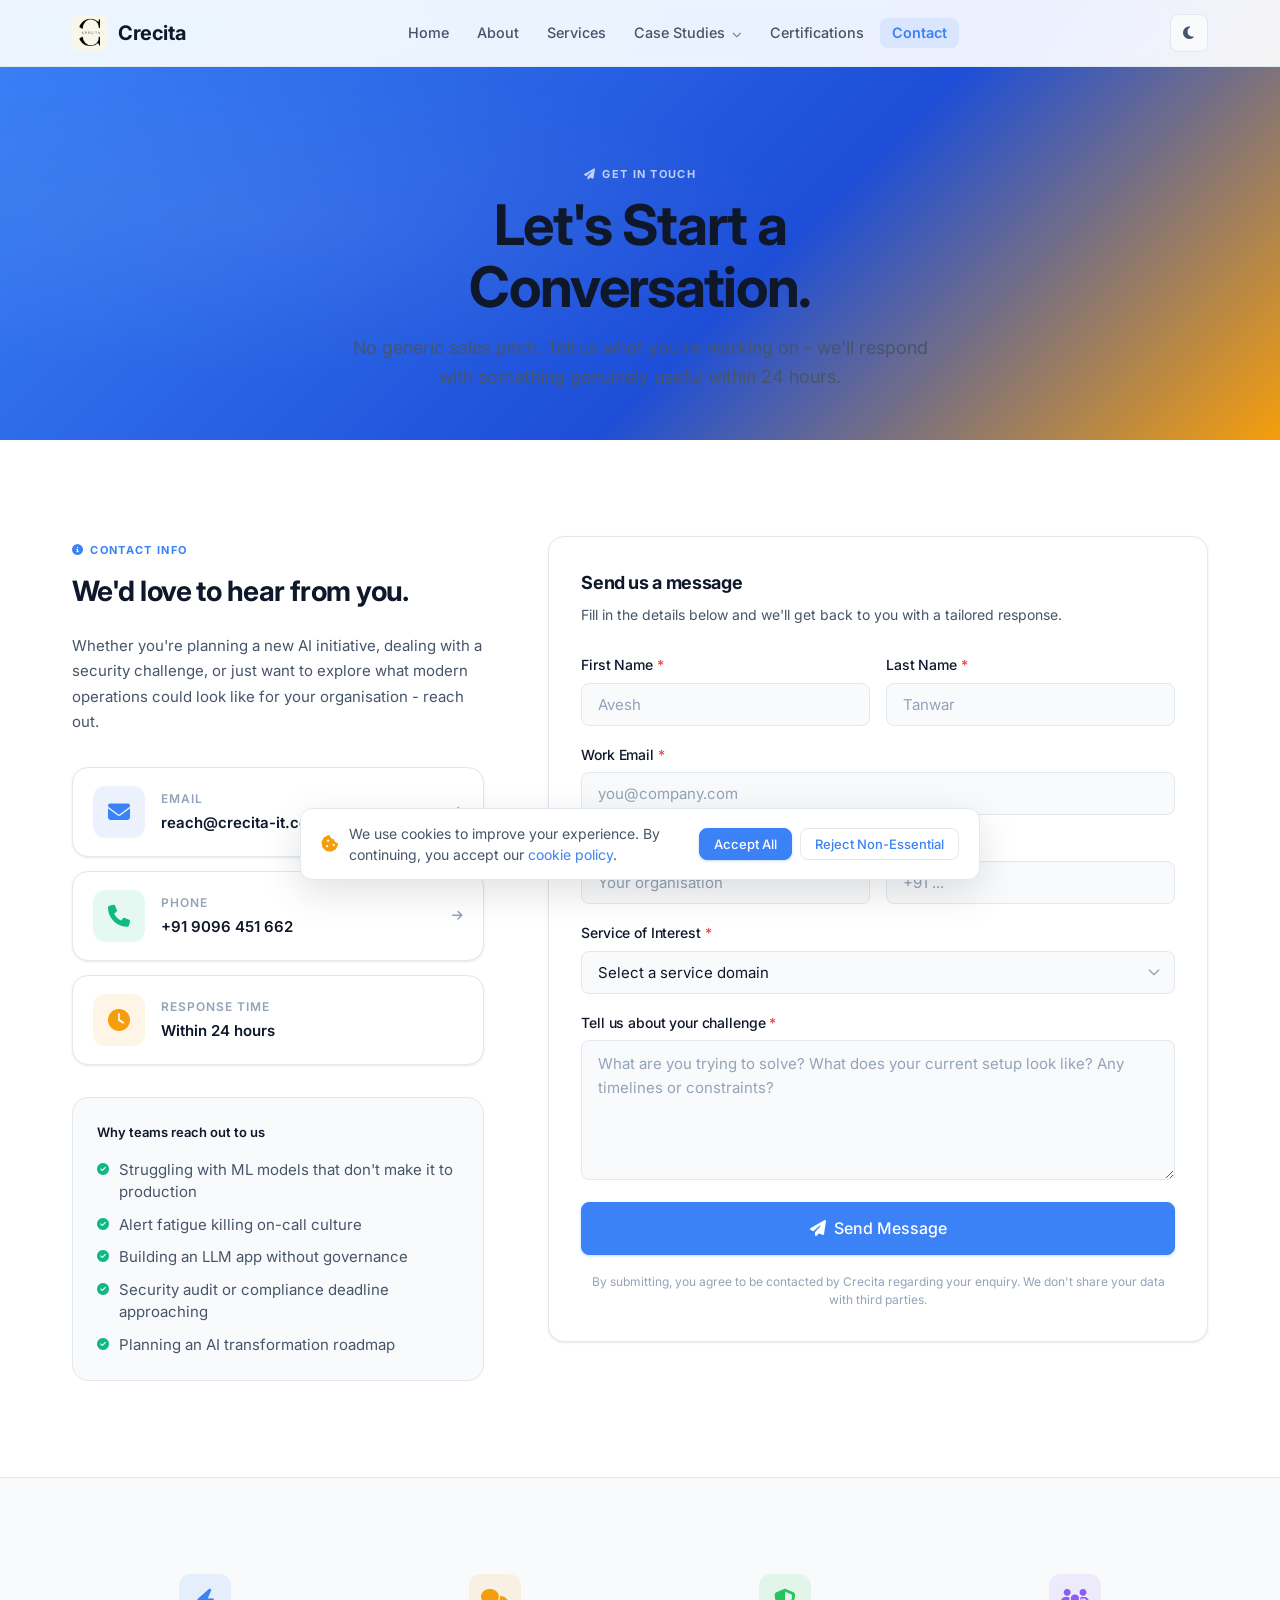
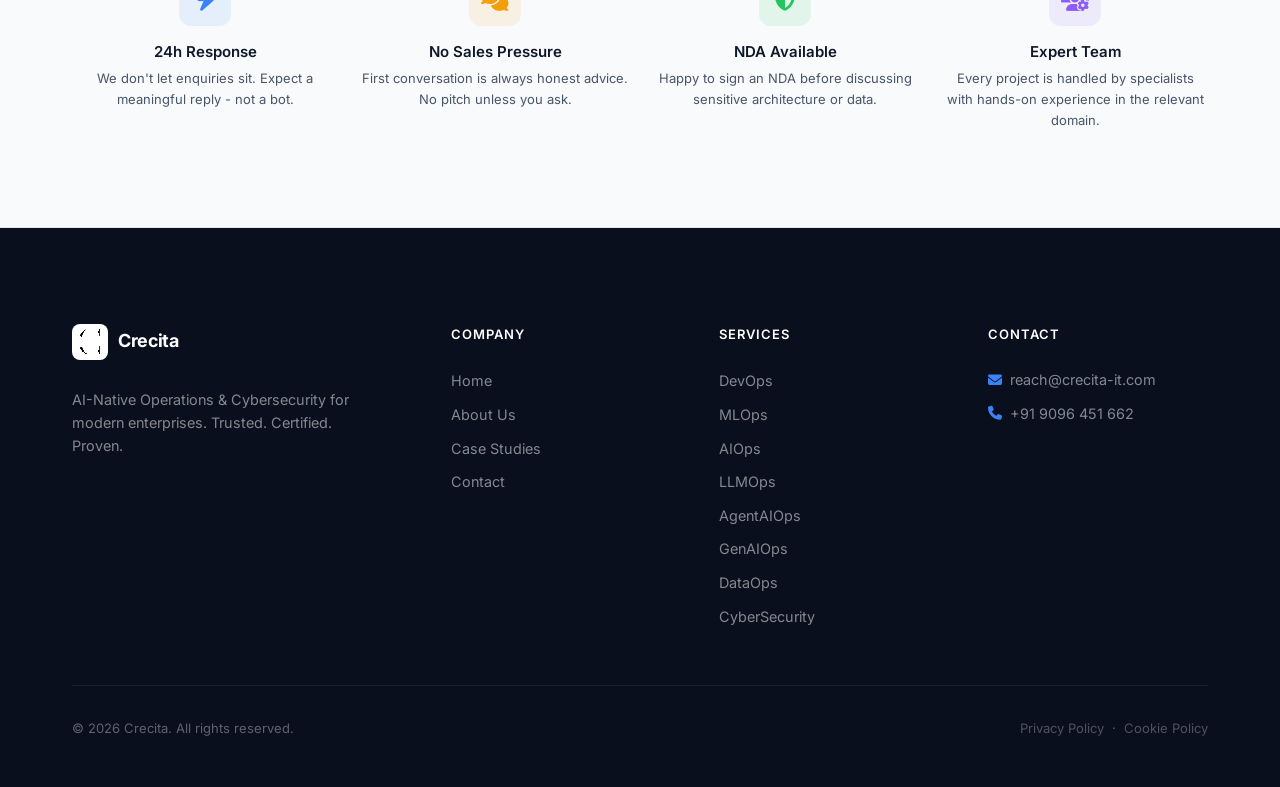
<file: contact.html>
<!DOCTYPE html>
<html lang="en">
<head>
    <meta charset="UTF-8">
    <meta name="viewport" content="width=device-width, initial-scale=1.0">
    <meta name="description" content="Contact Crecita - Get expert consultation on DevOps, MLOps, AIOps, LLMOps, GenAIOps, AgentAIOps & Cybersecurity. Response within 24 hours.">
    <meta name="keywords" content="Contact Crecita, DevOps consultation, AI operations, cybersecurity consulting">
    <meta name="author" content="Crecita">
    <title>Contact Us - Crecita</title>
    <link rel="preconnect" href="https://fonts.googleapis.com">
    <link rel="preconnect" href="https://fonts.gstatic.com" crossorigin>
    <link href="https://fonts.googleapis.com/css2?family=Inter:wght@400;500;600;700;800&family=Poppins:wght@400;500;600;700&display=swap" rel="stylesheet">
    <link rel="stylesheet" href="https://cdnjs.cloudflare.com/ajax/libs/font-awesome/6.4.0/css/all.min.css">
    <link rel="stylesheet" href="css/styles.css">
</head>
<body>

    <!-- Cookie Banner -->
    <div id="cookieBanner" class="cookie-banner">
        <div class="cookie-text">
            <i class="fas fa-cookie-bite"></i>
            <p>We use cookies to improve your experience. By continuing, you accept our <a href="privacy.html">cookie policy</a>.</p>
        </div>
        <div class="cookie-btns">
            <button class="btn btn-primary btn-sm" onclick="setCookiePref('all')">Accept All</button>
            <button class="btn btn-secondary btn-sm" onclick="setCookiePref('essential')">Reject Non-Essential</button>
        </div>
    </div>

    <!-- Navigation -->
    <nav class="navbar" id="navbar">
        <div class="nav-container">
            <a href="index.html" class="nav-brand">
                <img src="assets/Crecita Logo.PNG" alt="Crecita" class="brand-logo">
                <span>Crecita</span>
            </a>
            <ul class="nav-menu" id="navMenu">
                <li><a href="index.html" class="nav-link">Home</a></li>
                <li><a href="about.html" class="nav-link">About</a></li>
                <li><a href="services.html" class="nav-link">Services</a></li>
                <li class="nav-dropdown">
                    <a href="case-studies.html" class="nav-link">Case Studies <i class="fas fa-chevron-down" style="font-size:0.6rem;margin-left:3px;opacity:0.7;"></i></a>
                    <ul class="dropdown-menu">
                        <li><a href="case-studies.html">All Case Studies</a></li>
                        <li><a href="case-studies/fintech-cicd.html">FinTech CI/CD Transformation</a></li>
                        <li><a href="case-studies/healthcare-mlops.html">Healthcare MLOps Platform</a></li>
                        <li><a href="case-studies/saas-aiops.html">SaaS AIOps Alert Reduction</a></li>
                        <li><a href="case-studies/legaltech-llmops.html">LegalTech LLMOps Cost Reduction</a></li>
                        <li><a href="case-studies/ecommerce-soc2.html">E-commerce SOC 2 Compliance</a></li>
                    </ul>
                </li>
                <li><a href="certifications.html" class="nav-link">Certifications</a></li>
                <li><a href="contact.html" class="nav-link active">Contact</a></li>
            </ul>
            <div class="nav-controls">
                <button class="theme-toggle" id="themeToggle" aria-label="Toggle theme"><i class="fas fa-moon"></i></button>
                <button class="mobile-toggle" id="mobileToggle" aria-label="Menu"><span></span><span></span><span></span></button>
            </div>
        </div>
    </nav>

    <!-- Page Header -->
    <section class="page-header">
        <div class="container">
            <div class="page-header-content animate-on-scroll">
                <span class="section-label" style="justify-content: center; margin-bottom: 0.75rem;"><i class="fas fa-paper-plane"></i> Get in Touch</span>
                <h1>Let's Start a<br>Conversation.</h1>
                <p>No generic sales pitch. Tell us what you're working on - we'll respond with something genuinely useful within 24 hours.</p>
            </div>
        </div>
    </section>

    <!-- ===== CONTACT SECTION ===== -->
    <section class="section">
        <div class="container">
            <div class="r-grid-2" style="display: grid; grid-template-columns: 1fr 1.6fr; gap: 4rem; align-items: start;">

                <!-- Left: Info -->
                <div class="animate-on-scroll">
                    <span class="section-label"><i class="fas fa-circle-info"></i> Contact Info</span>
                    <h2 class="section-title" style="font-size: 1.75rem;">We'd love to hear from you.</h2>
                    <p style="color: var(--text-secondary); font-size: 0.9375rem; line-height: 1.7; margin-bottom: 2rem;">
                        Whether you're planning a new AI initiative, dealing with a security challenge, or just want to explore what modern operations could look like for your organisation - reach out.
                    </p>

                    <!-- Contact cards -->
                    <div style="display: flex; flex-direction: column; gap: 0.875rem; margin-bottom: 2rem;">
                        <a href="mailto:reach@crecita-it.com" style="text-decoration: none;">
                            <div class="card" style="display: flex; align-items: center; gap: 1rem; padding: 1.125rem 1.25rem; transition: var(--transition);">
                                <div class="icon-wrap icon-blue" style="flex-shrink: 0;"><i class="fas fa-envelope"></i></div>
                                <div>
                                    <div style="font-size: 0.75rem; font-weight: 600; text-transform: uppercase; letter-spacing: 0.08em; color: var(--text-muted); margin-bottom: 2px;">Email</div>
                                    <div style="font-weight: 600; color: var(--text-primary); font-size: 0.9375rem;">reach@crecita-it.com</div>
                                </div>
                                <i class="fas fa-arrow-right" style="margin-left: auto; color: var(--text-muted); font-size: 0.75rem;"></i>
                            </div>
                        </a>
                        <a href="tel:+919096451662" style="text-decoration: none;">
                            <div class="card" style="display: flex; align-items: center; gap: 1rem; padding: 1.125rem 1.25rem; transition: var(--transition);">
                                <div class="icon-wrap icon-emerald" style="flex-shrink: 0;"><i class="fas fa-phone"></i></div>
                                <div>
                                    <div style="font-size: 0.75rem; font-weight: 600; text-transform: uppercase; letter-spacing: 0.08em; color: var(--text-muted); margin-bottom: 2px;">Phone</div>
                                    <div style="font-weight: 600; color: var(--text-primary); font-size: 0.9375rem;">+91 9096 451 662</div>
                                </div>
                                <i class="fas fa-arrow-right" style="margin-left: auto; color: var(--text-muted); font-size: 0.75rem;"></i>
                            </div>
                        </a>
                        <div class="card" style="display: flex; align-items: center; gap: 1rem; padding: 1.125rem 1.25rem;">
                            <div class="icon-wrap icon-amber" style="flex-shrink: 0;"><i class="fas fa-clock"></i></div>
                            <div>
                                <div style="font-size: 0.75rem; font-weight: 600; text-transform: uppercase; letter-spacing: 0.08em; color: var(--text-muted); margin-bottom: 2px;">Response Time</div>
                                <div style="font-weight: 600; color: var(--text-primary); font-size: 0.9375rem;">Within 24 hours</div>
                            </div>
                        </div>
                    </div>

                    <!-- Why reach out -->
                    <div style="background: var(--bg-secondary); border-radius: var(--radius-xl); padding: 1.5rem; border: 1px solid var(--border);">
                        <div style="font-size: 0.8125rem; font-weight: 600; color: var(--text-primary); margin-bottom: 1rem;">Why teams reach out to us</div>
                        <ul class="feature-list">
                            <li><i class="fas fa-check-circle"></i> Struggling with ML models that don't make it to production</li>
                            <li><i class="fas fa-check-circle"></i> Alert fatigue killing on-call culture</li>
                            <li><i class="fas fa-check-circle"></i> Building an LLM app without governance</li>
                            <li><i class="fas fa-check-circle"></i> Security audit or compliance deadline approaching</li>
                            <li><i class="fas fa-check-circle"></i> Planning an AI transformation roadmap</li>
                        </ul>
                    </div>
                </div>

                <!-- Right: Form -->
                <div class="animate-on-scroll">
                    <div class="card" style="padding: 2rem;">
                        <h3 style="font-size: 1.125rem; font-weight: 700; color: var(--text-primary); margin-bottom: 0.375rem; letter-spacing: -0.02em;">Send us a message</h3>
                        <p style="color: var(--text-secondary); font-size: 0.875rem; margin-bottom: 1.75rem;">Fill in the details below and we'll get back to you with a tailored response.</p>

                        <form id="contactForm" action="contact-handler.php" method="POST" style="display: flex; flex-direction: column; gap: 1.125rem;">

                            <div class="r-grid-2 r-grid-form" style="display: grid; grid-template-columns: 1fr 1fr; gap: 1rem;">
                                <div class="form-group">
                                    <label class="form-label" for="firstName">First Name <span style="color: var(--error);">*</span></label>
                                    <input class="form-input" type="text" id="firstName" name="firstName" placeholder="Avesh" required>
                                </div>
                                <div class="form-group">
                                    <label class="form-label" for="lastName">Last Name <span style="color: var(--error);">*</span></label>
                                    <input class="form-input" type="text" id="lastName" name="lastName" placeholder="Tanwar" required>
                                </div>
                            </div>

                            <div class="form-group">
                                <label class="form-label" for="email">Work Email <span style="color: var(--error);">*</span></label>
                                <input class="form-input" type="email" id="email" name="email" placeholder="you@company.com" required>
                            </div>

                            <div class="r-grid-2 r-grid-form" style="display: grid; grid-template-columns: 1fr 1fr; gap: 1rem;">
                                <div class="form-group">
                                    <label class="form-label" for="company">Company</label>
                                    <input class="form-input" type="text" id="company" name="company" placeholder="Your organisation">
                                </div>
                                <div class="form-group">
                                    <label class="form-label" for="phone">Phone</label>
                                    <input class="form-input" type="tel" id="phone" name="phone" placeholder="+91 ...">
                                </div>
                            </div>

                            <div class="form-group">
                                <label class="form-label" for="service">Service of Interest <span style="color: var(--error);">*</span></label>
                                <select class="form-select" id="service" name="service" required>
                                    <option value="" disabled selected>Select a service domain</option>
                                    <option value="devops">DevOps</option>
                                    <option value="mlops">MLOps</option>
                                    <option value="aiops">AIOps</option>
                                    <option value="llmops">LLMOps</option>
                                    <option value="agentaiops">AgentAIOps</option>
                                    <option value="genaiops">GenAIOps</option>
                                    <option value="dataops">DataOps</option>
                                    <option value="cybersecurity">CyberSecurity</option>
                                    <option value="multiple">Multiple Services</option>
                                    <option value="unsure">Not sure yet</option>
                                </select>
                            </div>

                            <div class="form-group">
                                <label class="form-label" for="message">Tell us about your challenge <span style="color: var(--error);">*</span></label>
                                <textarea class="form-textarea" id="message" name="message" placeholder="What are you trying to solve? What does your current setup look like? Any timelines or constraints?" required style="min-height: 140px;"></textarea>
                            </div>

                            <button type="submit" class="btn btn-primary btn-large" id="submitBtn" style="width: 100%; justify-content: center; margin-top: 0.25rem;">
                                <i class="fas fa-paper-plane"></i>
                                <span>Send Message</span>
                            </button>

                            <p style="font-size: 0.75rem; color: var(--text-muted); text-align: center; line-height: 1.5;">
                                By submitting, you agree to be contacted by Crecita regarding your enquiry. We don't share your data with third parties.
                            </p>
                        </form>

                        <!-- Success state (hidden by default) -->
                        <div id="formSuccess" style="display: none; text-align: center; padding: 2rem 1rem;">
                            <div class="icon-wrap icon-green" style="margin: 0 auto 1.25rem; width: 64px; height: 64px; font-size: 1.75rem;"><i class="fas fa-check"></i></div>
                            <h3 style="font-size: 1.125rem; font-weight: 700; color: var(--text-primary); margin-bottom: 0.5rem;">Message Sent!</h3>
                            <p style="color: var(--text-secondary); font-size: 0.9375rem;">We'll get back to you within 24 hours with a thoughtful response.</p>
                        </div>
                    </div>
                </div>

            </div>
        </div>
    </section>

    <!-- ===== WHY US STRIP ===== -->
    <section class="section-alt">
        <div class="container">
            <div class="r-grid-4" style="display: grid; grid-template-columns: repeat(4, 1fr); gap: 1.5rem; text-align: center;">
                <div class="animate-on-scroll">
                    <div class="icon-wrap icon-blue" style="margin: 0 auto 0.875rem;"><i class="fas fa-bolt"></i></div>
                    <div style="font-weight: 600; font-size: 0.9375rem; color: var(--text-primary); margin-bottom: 0.25rem;">24h Response</div>
                    <div style="font-size: 0.8125rem; color: var(--text-secondary);">We don't let enquiries sit. Expect a meaningful reply - not a bot.</div>
                </div>
                <div class="animate-on-scroll">
                    <div class="icon-wrap icon-amber" style="margin: 0 auto 0.875rem;"><i class="fas fa-comments"></i></div>
                    <div style="font-weight: 600; font-size: 0.9375rem; color: var(--text-primary); margin-bottom: 0.25rem;">No Sales Pressure</div>
                    <div style="font-size: 0.8125rem; color: var(--text-secondary);">First conversation is always honest advice. No pitch unless you ask.</div>
                </div>
                <div class="animate-on-scroll">
                    <div class="icon-wrap icon-green" style="margin: 0 auto 0.875rem;"><i class="fas fa-shield-halved"></i></div>
                    <div style="font-weight: 600; font-size: 0.9375rem; color: var(--text-primary); margin-bottom: 0.25rem;">NDA Available</div>
                    <div style="font-size: 0.8125rem; color: var(--text-secondary);">Happy to sign an NDA before discussing sensitive architecture or data.</div>
                </div>
                <div class="animate-on-scroll">
                    <div class="icon-wrap icon-violet" style="margin: 0 auto 0.875rem;"><i class="fas fa-users-gear"></i></div>
                    <div style="font-weight: 600; font-size: 0.9375rem; color: var(--text-primary); margin-bottom: 0.25rem;">Expert Team</div>
                    <div style="font-size: 0.8125rem; color: var(--text-secondary);">Every project is handled by specialists with hands-on experience in the relevant domain.</div>
                </div>
            </div>
        </div>
    </section>

    <!-- Footer -->
    <footer class="footer">
        <div class="container">
            <div class="footer-content">
                <div class="footer-brand">
                    <a href="index.html" class="nav-brand" style="margin-bottom: 0.75rem; display: inline-flex;">
                        <img src="assets/Crecita Logo.PNG" alt="Crecita" class="brand-logo" style="filter: brightness(10);">
                        <span>Crecita</span>
                    </a>
                    <p>AI-Native Operations & Cybersecurity for modern enterprises. Trusted. Certified. Proven.</p>
                </div>
                <div>
                    <h4>Company</h4>
                    <ul class="footer-links">
                        <li><a href="index.html">Home</a></li>
                        <li><a href="about.html">About Us</a></li>
                        <li><a href="case-studies.html">Case Studies</a></li>
                        <li><a href="contact.html">Contact</a></li>
                    </ul>
                </div>
                <div>
                    <h4>Services</h4>
                    <ul class="footer-links">
                        <li><a href="services.html#devops">DevOps</a></li>
                        <li><a href="services.html#mlops">MLOps</a></li>
                        <li><a href="services.html#aiops">AIOps</a></li>
                        <li><a href="services.html#llmops">LLMOps</a></li>
                        <li><a href="services.html#agentaiops">AgentAIOps</a></li>
                        <li><a href="services.html#genaiops">GenAIOps</a></li>
                        <li><a href="services.html#dataops">DataOps</a></li>
                        <li><a href="services.html#cybersecurity">CyberSecurity</a></li>
                    </ul>
                </div>
                <div>
                    <h4>Contact</h4>
                    <div class="footer-contact-item"><i class="fas fa-envelope"></i><a href="mailto:reach@crecita-it.com" style="color: inherit; text-decoration: none;">reach@crecita-it.com</a></div>
                    <div class="footer-contact-item"><i class="fas fa-phone"></i><span>+91 9096 451 662</span></div>
                </div>
            </div>
            <div class="footer-bottom">
                <p>&copy; 2026 Crecita. All rights reserved.</p>
                <p><a href="privacy.html" style="color:inherit;text-decoration:none;opacity:0.8;">Privacy Policy</a> &nbsp;·&nbsp; <a href="privacy.html#cookies" style="color:inherit;text-decoration:none;opacity:0.8;">Cookie Policy</a></p>
            </div>
        </div>
    </footer>

    <script src="js/app.js"></script>
    <script>
        const form       = document.getElementById('contactForm');
        const successMsg = document.getElementById('formSuccess');
        const submitBtn  = document.getElementById('submitBtn');

        if (form) {
            form.addEventListener('submit', async (e) => {
                e.preventDefault();
                submitBtn.disabled = true;
                submitBtn.innerHTML = '<i class="fas fa-spinner fa-spin"></i> Sending...';

                try {
                    const res  = await fetch('contact-handler.php', {
                        method: 'POST',
                        body:   new FormData(form)
                    });
                    const data = await res.json();

                    if (res.ok && data.ok) {
                        form.style.display       = 'none';
                        successMsg.style.display = 'block';
                    } else {
                        throw new Error(data.error || 'Unknown error');
                    }
                } catch (err) {
                    submitBtn.disabled = false;
                    submitBtn.innerHTML = '<i class="fas fa-paper-plane"></i> <span>Send Message</span>';
                    // Show a friendly inline error instead of an alert
                    let errEl = document.getElementById('formError');
                    if (!errEl) {
                        errEl = document.createElement('p');
                        errEl.id = 'formError';
                        errEl.style.cssText = 'color:#ef4444;font-size:0.875rem;text-align:center;margin-top:0.5rem;';
                        submitBtn.insertAdjacentElement('afterend', errEl);
                    }
                    errEl.textContent = 'Something went wrong. Please email us at reach@crecita-it.com';
                }
            });
        }
    </script>
    <script>
        (function(){
            if(!localStorage.getItem('cookiePref')){
                var b=document.getElementById('cookieBanner');
                if(b) b.style.display='flex';
            }
        })();
        function setCookiePref(pref){
            localStorage.setItem('cookiePref',pref);
            var b=document.getElementById('cookieBanner');
            if(b) b.style.display='none';
        }
    </script>
</body>
</html>
</file>
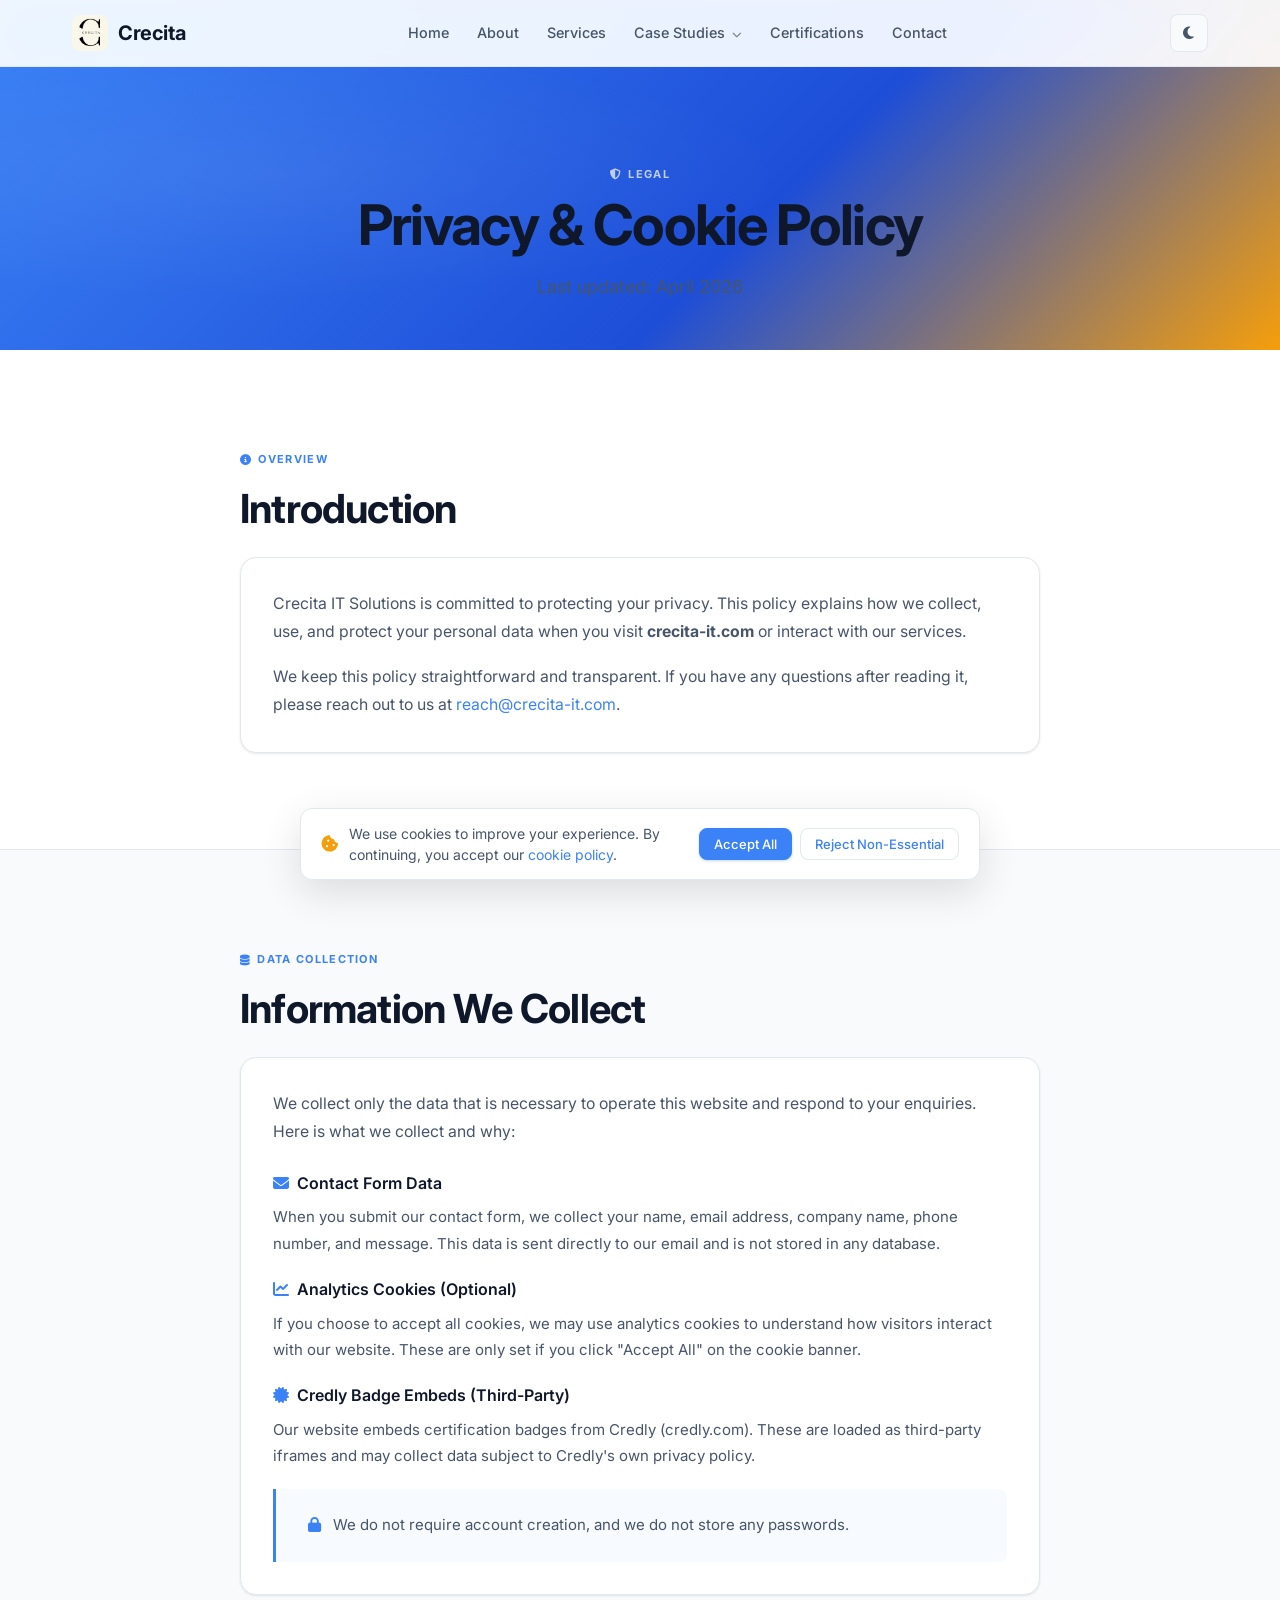
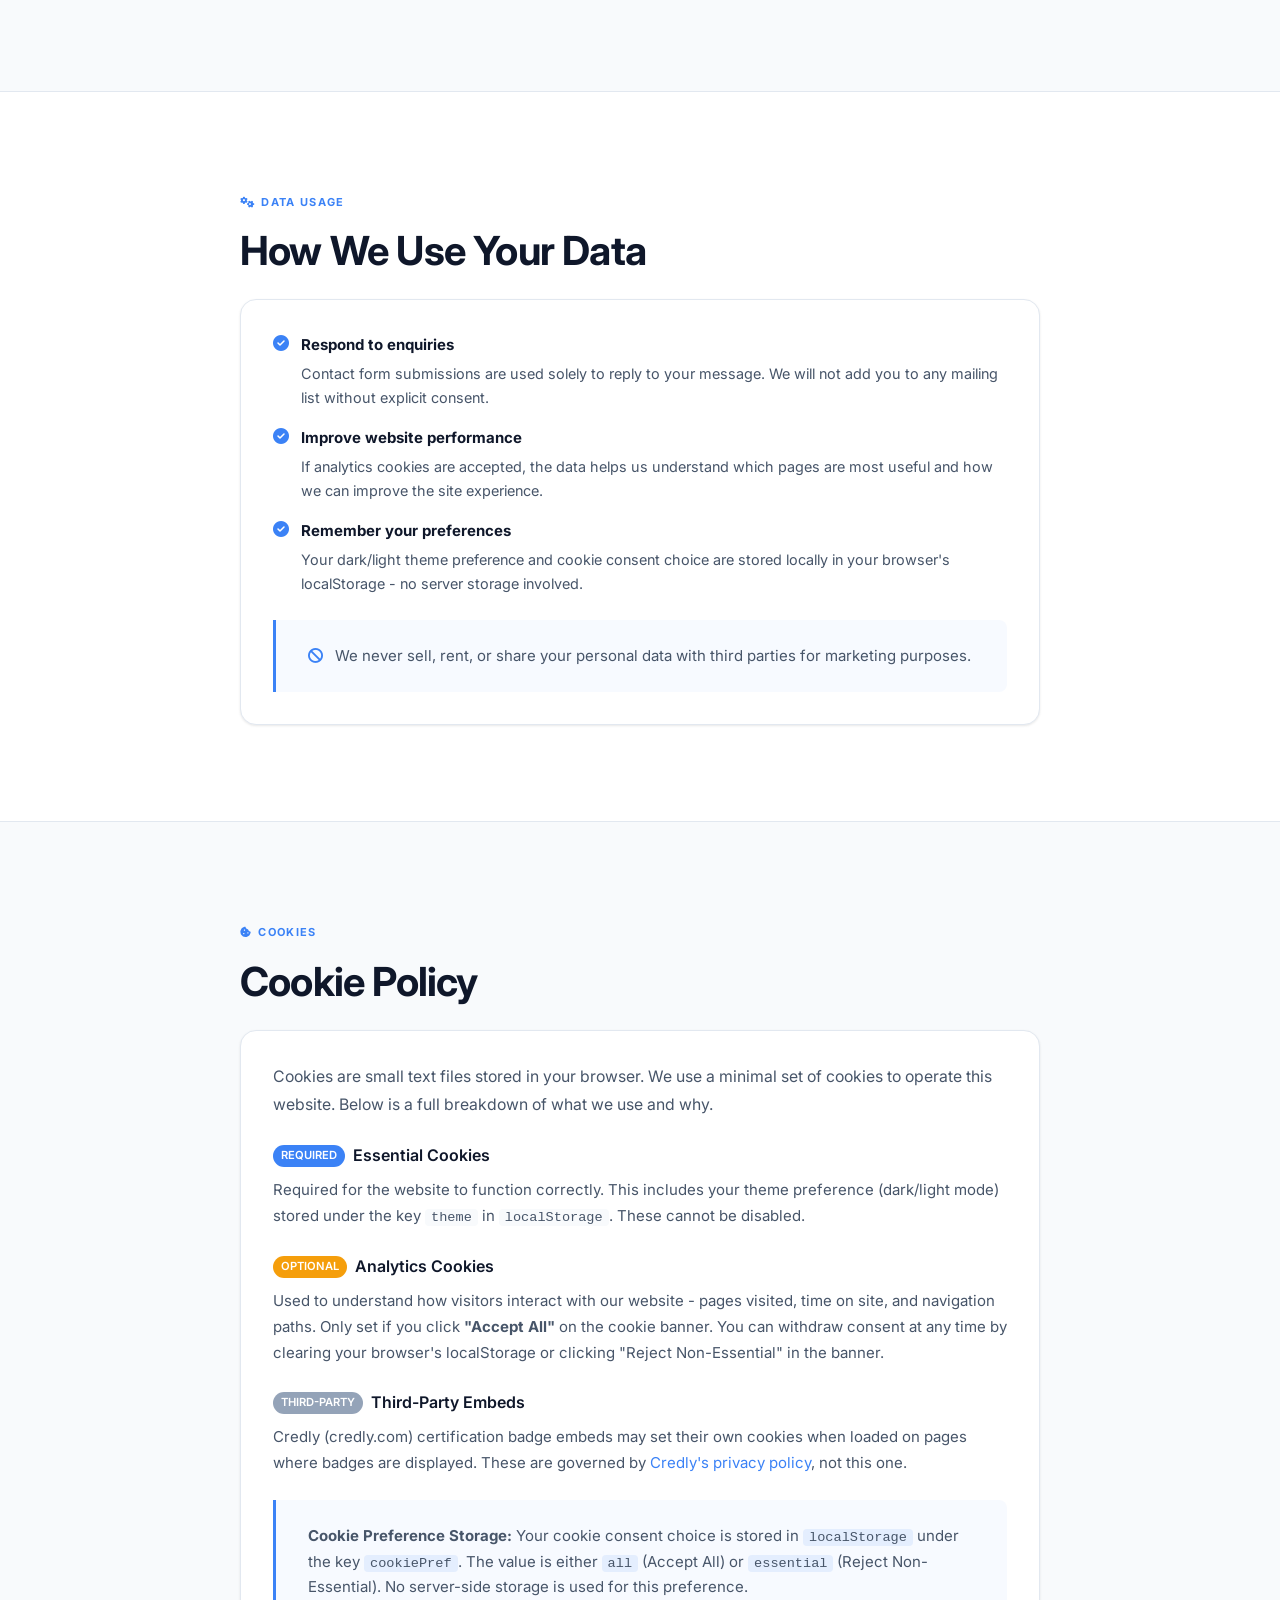
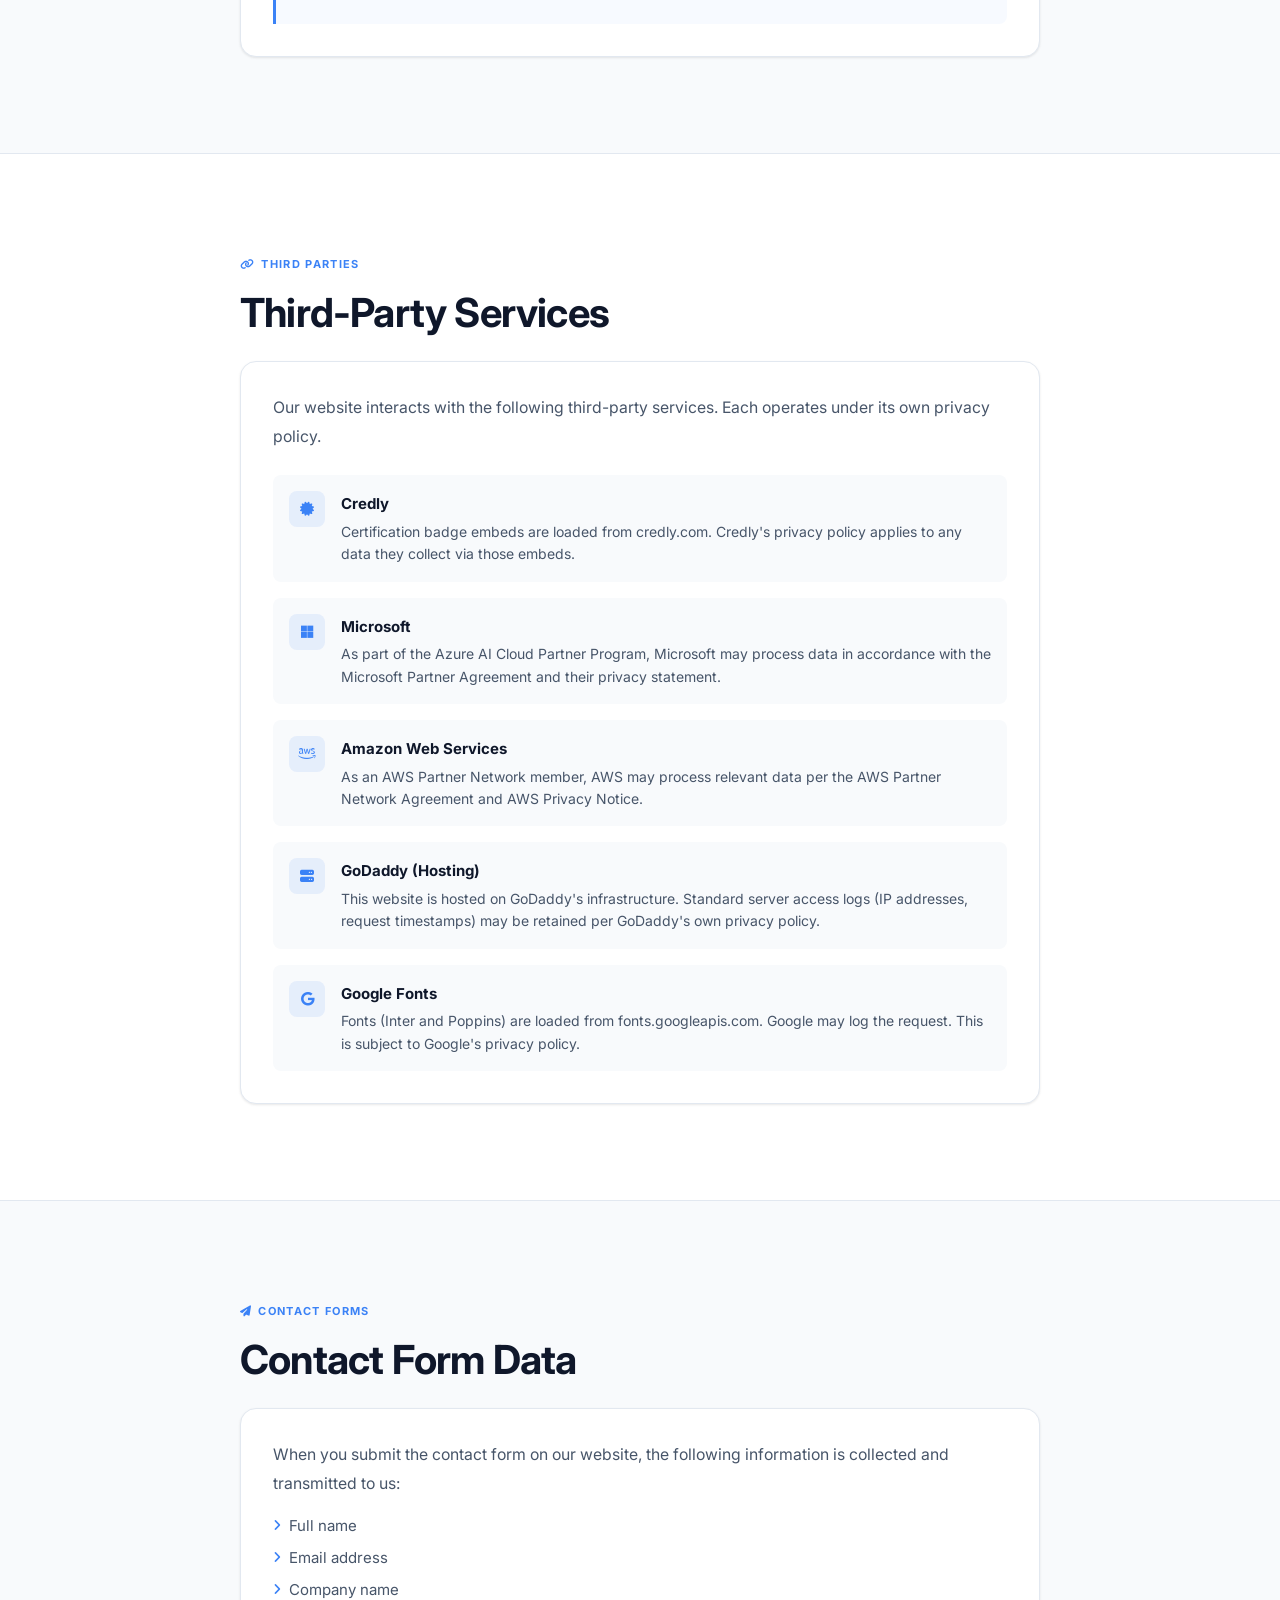
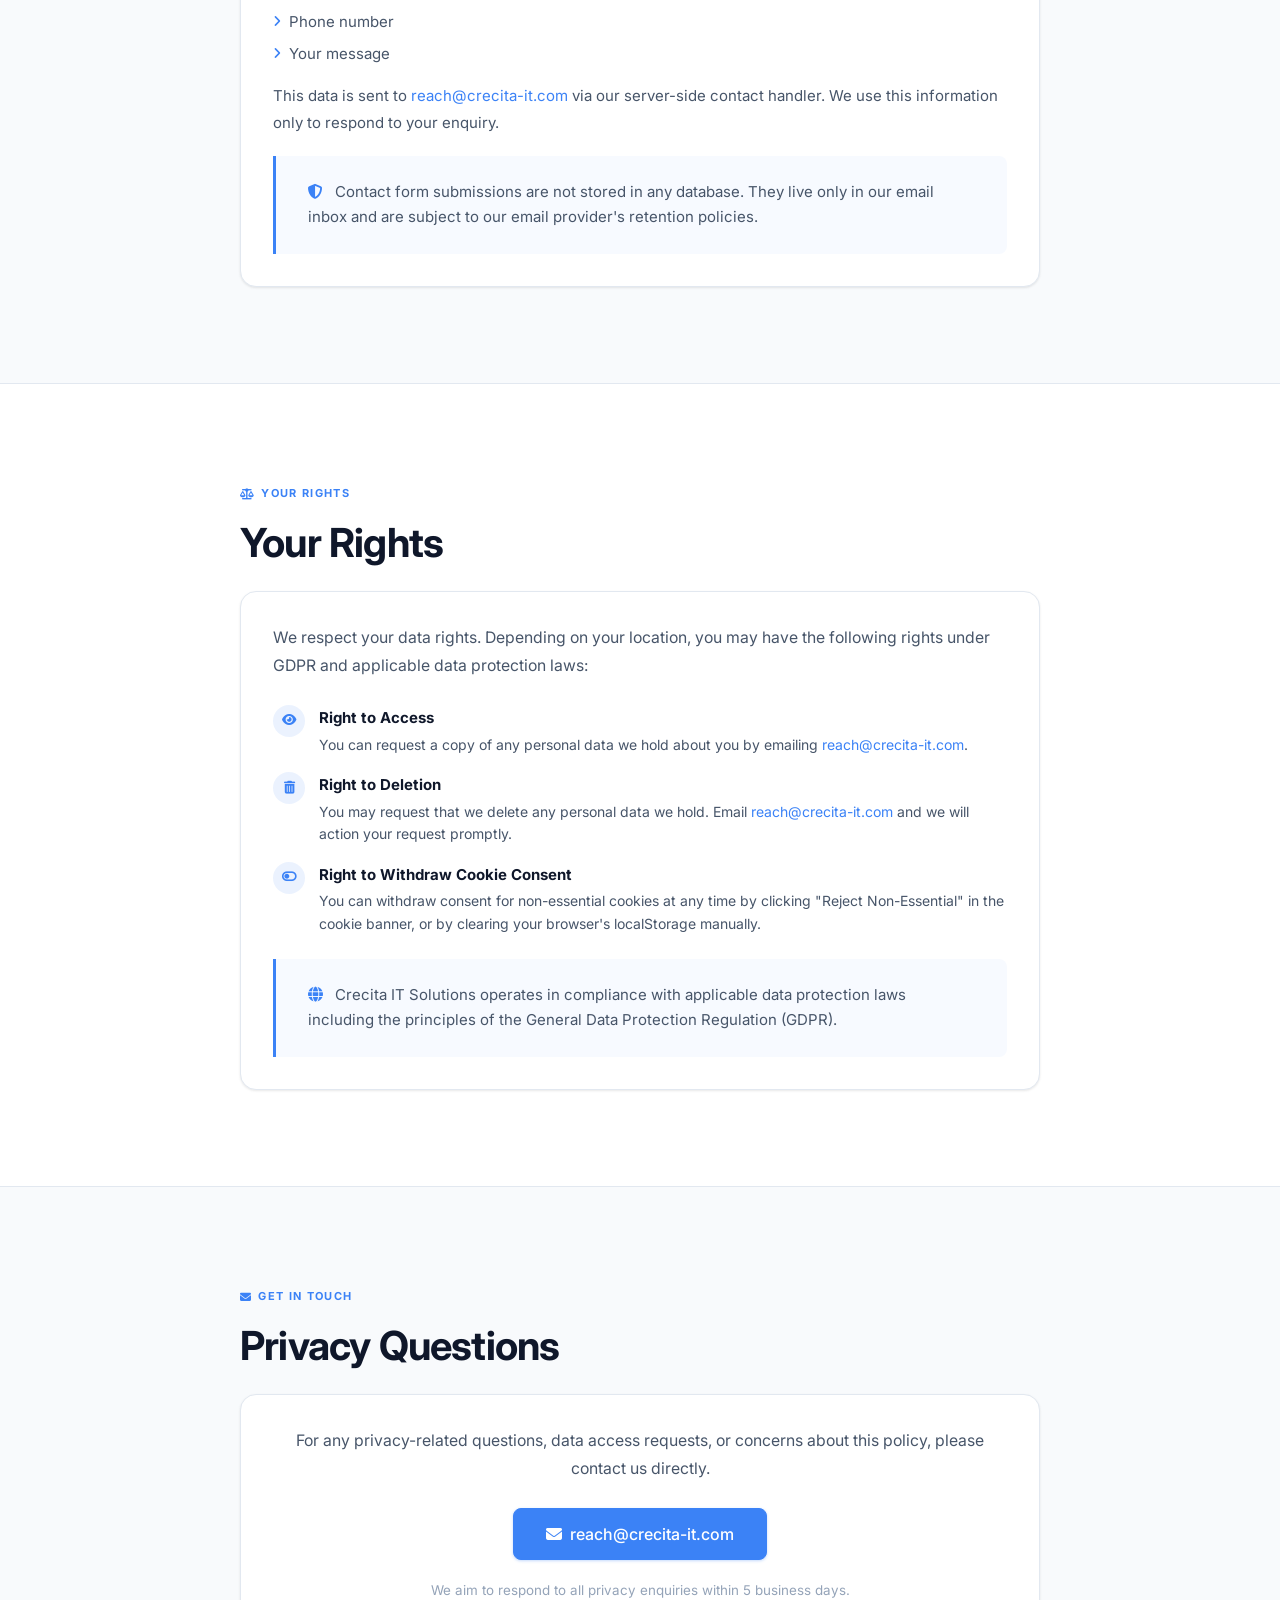
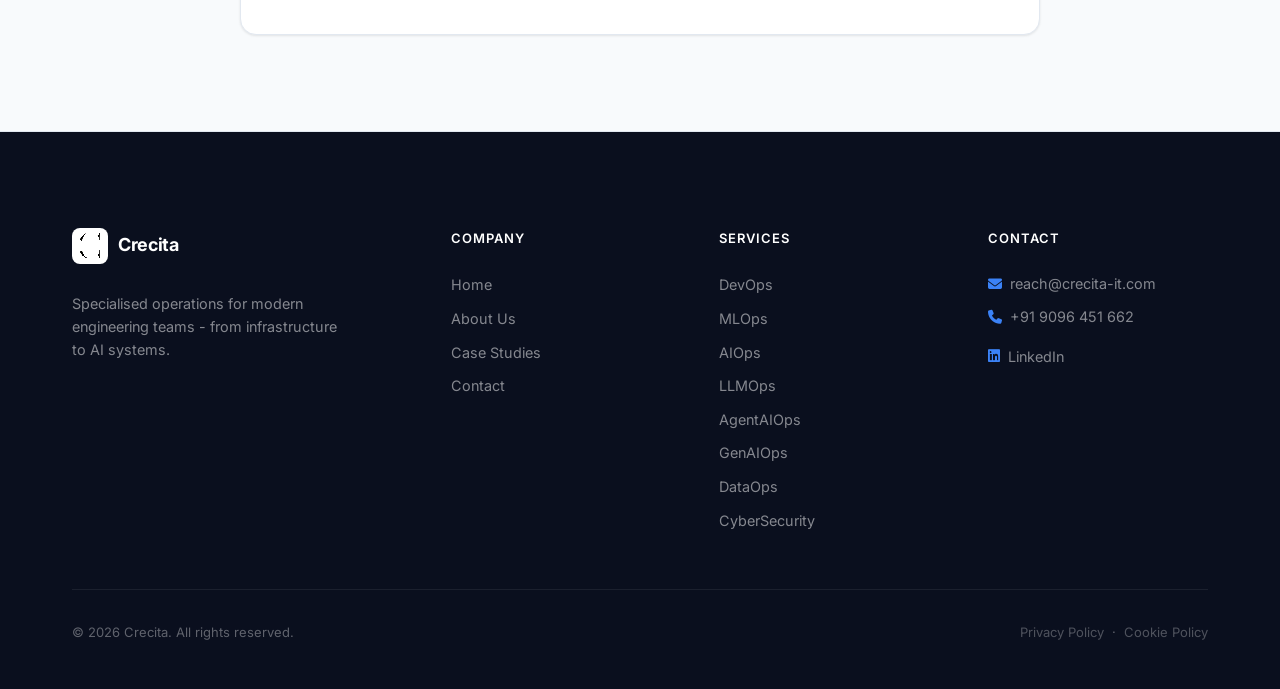
<file: privacy.html>
<!DOCTYPE html>
<html lang="en">
<head>
    <meta charset="UTF-8">
    <meta name="viewport" content="width=device-width, initial-scale=1.0">
    <meta name="description" content="Crecita Privacy Policy and Cookie Policy - how we collect, use, and protect your data at crecita-it.com.">
    <meta name="author" content="Crecita">
    <title>Privacy &amp; Cookie Policy - Crecita</title>
    <link rel="preconnect" href="https://fonts.googleapis.com">
    <link rel="preconnect" href="https://fonts.gstatic.com" crossorigin>
    <link href="https://fonts.googleapis.com/css2?family=Inter:wght@400;500;600;700;800&family=Poppins:wght@400;500;600;700&display=swap" rel="stylesheet">
    <link rel="stylesheet" href="https://cdnjs.cloudflare.com/ajax/libs/font-awesome/6.4.0/css/all.min.css">
    <link rel="stylesheet" href="css/styles.css">
</head>
<body>

    <!-- Cookie Banner -->
    <div id="cookieBanner" class="cookie-banner">
        <div class="cookie-text">
            <i class="fas fa-cookie-bite"></i>
            <p>We use cookies to improve your experience. By continuing, you accept our <a href="privacy.html">cookie policy</a>.</p>
        </div>
        <div class="cookie-btns">
            <button class="btn btn-primary btn-sm" onclick="setCookiePref('all')">Accept All</button>
            <button class="btn btn-secondary btn-sm" onclick="setCookiePref('essential')">Reject Non-Essential</button>
        </div>
    </div>

    <!-- Navigation -->
    <nav class="navbar" id="navbar">
        <div class="nav-container">
            <a href="index.html" class="nav-brand">
                <img src="assets/Crecita Logo.PNG" alt="Crecita" class="brand-logo">
                <span>Crecita</span>
            </a>
            <ul class="nav-menu" id="navMenu">
                <li><a href="index.html" class="nav-link">Home</a></li>
                <li><a href="about.html" class="nav-link">About</a></li>
                <li><a href="services.html" class="nav-link">Services</a></li>
                <li class="nav-dropdown">
                    <a href="case-studies.html" class="nav-link">Case Studies <i class="fas fa-chevron-down" style="font-size:0.6rem; margin-left:3px; opacity:0.7;"></i></a>
                    <ul class="dropdown-menu">
                        <li><a href="case-studies.html">All Case Studies</a></li>
                        <li><a href="case-studies/fintech-cicd.html">FinTech CI/CD Transformation</a></li>
                        <li><a href="case-studies/healthcare-mlops.html">Healthcare MLOps Platform</a></li>
                        <li><a href="case-studies/saas-aiops.html">SaaS AIOps Alert Reduction</a></li>
                        <li><a href="case-studies/legaltech-llmops.html">LegalTech LLMOps Cost Reduction</a></li>
                        <li><a href="case-studies/ecommerce-soc2.html">E-commerce SOC 2 Compliance</a></li>
                    </ul>
                </li>
                <li><a href="certifications.html" class="nav-link">Certifications</a></li>
                <li><a href="contact.html" class="nav-link">Contact</a></li>
            </ul>
            <div class="nav-controls">
                <button class="theme-toggle" id="themeToggle" aria-label="Toggle theme"><i class="fas fa-moon"></i></button>
                <button class="mobile-toggle" id="mobileToggle" aria-label="Menu"><span></span><span></span><span></span></button>
            </div>
        </div>
    </nav>

    <!-- Page Header -->
    <section class="page-header">
        <div class="container">
            <div class="page-header-content animate-on-scroll">
                <span class="section-label" style="justify-content: center; margin-bottom: 0.75rem;"><i class="fas fa-shield-halved"></i> Legal</span>
                <h1>Privacy &amp; Cookie Policy</h1>
                <p>Last updated: April 2026</p>
            </div>
        </div>
    </section>

    <!-- ===== 1. INTRODUCTION ===== -->
    <section class="section">
        <div class="container">
            <div class="animate-on-scroll" style="max-width: 800px; margin: 0 auto;">
                <span class="section-label"><i class="fas fa-info-circle"></i> Overview</span>
                <h2 class="section-title">Introduction</h2>
                <div class="card">
                    <p style="color: var(--text-secondary); line-height: 1.8; font-size: 0.9875rem;">
                        Crecita IT Solutions is committed to protecting your privacy. This policy explains how we collect, use, and protect your personal data when you visit <strong>crecita-it.com</strong> or interact with our services.
                    </p>
                    <p style="color: var(--text-secondary); line-height: 1.8; font-size: 0.9875rem; margin-top: 1rem;">
                        We keep this policy straightforward and transparent. If you have any questions after reading it, please reach out to us at <a href="mailto:reach@crecita-it.com" style="color: var(--primary); text-decoration: none;">reach@crecita-it.com</a>.
                    </p>
                </div>
            </div>
        </div>
    </section>

    <!-- ===== 2. INFORMATION WE COLLECT ===== -->
    <section class="section-alt">
        <div class="container">
            <div class="animate-on-scroll" style="max-width: 800px; margin: 0 auto;">
                <span class="section-label"><i class="fas fa-database"></i> Data Collection</span>
                <h2 class="section-title">Information We Collect</h2>
                <div class="card">
                    <p style="color: var(--text-secondary); line-height: 1.8; font-size: 0.9875rem; margin-bottom: 1.5rem;">
                        We collect only the data that is necessary to operate this website and respond to your enquiries. Here is what we collect and why:
                    </p>

                    <h3 style="font-size: 1rem; font-weight: 600; color: var(--text-primary); margin-bottom: 0.5rem;">
                        <i class="fas fa-envelope" style="color: var(--primary); margin-right: 0.5rem;"></i>Contact Form Data
                    </h3>
                    <p style="color: var(--text-secondary); line-height: 1.75; font-size: 0.9375rem; margin-bottom: 1.25rem;">
                        When you submit our contact form, we collect your name, email address, company name, phone number, and message. This data is sent directly to our email and is not stored in any database.
                    </p>

                    <h3 style="font-size: 1rem; font-weight: 600; color: var(--text-primary); margin-bottom: 0.5rem;">
                        <i class="fas fa-chart-line" style="color: var(--primary); margin-right: 0.5rem;"></i>Analytics Cookies (Optional)
                    </h3>
                    <p style="color: var(--text-secondary); line-height: 1.75; font-size: 0.9375rem; margin-bottom: 1.25rem;">
                        If you choose to accept all cookies, we may use analytics cookies to understand how visitors interact with our website. These are only set if you click "Accept All" on the cookie banner.
                    </p>

                    <h3 style="font-size: 1rem; font-weight: 600; color: var(--text-primary); margin-bottom: 0.5rem;">
                        <i class="fas fa-certificate" style="color: var(--primary); margin-right: 0.5rem;"></i>Credly Badge Embeds (Third-Party)
                    </h3>
                    <p style="color: var(--text-secondary); line-height: 1.75; font-size: 0.9375rem; margin-bottom: 1.25rem;">
                        Our website embeds certification badges from Credly (credly.com). These are loaded as third-party iframes and may collect data subject to Credly's own privacy policy.
                    </p>

                    <div class="info-box" style="margin-top: 1rem;">
                        <i class="fas fa-lock" style="color: var(--primary); margin-right: 0.5rem;"></i>
                        We do not require account creation, and we do not store any passwords.
                    </div>
                </div>
            </div>
        </div>
    </section>

    <!-- ===== 3. HOW WE USE YOUR DATA ===== -->
    <section class="section">
        <div class="container">
            <div class="animate-on-scroll" style="max-width: 800px; margin: 0 auto;">
                <span class="section-label"><i class="fas fa-cogs"></i> Data Usage</span>
                <h2 class="section-title">How We Use Your Data</h2>
                <div class="card">
                    <ul style="list-style: none; padding: 0; margin: 0; display: flex; flex-direction: column; gap: 1rem;">
                        <li style="display: flex; gap: 0.75rem; align-items: flex-start;">
                            <i class="fas fa-check-circle" style="color: var(--primary); margin-top: 3px; flex-shrink: 0;"></i>
                            <div>
                                <strong style="color: var(--text-primary); font-size: 0.9375rem;">Respond to enquiries</strong>
                                <p style="color: var(--text-secondary); font-size: 0.9rem; margin: 0.25rem 0 0; line-height: 1.65;">Contact form submissions are used solely to reply to your message. We will not add you to any mailing list without explicit consent.</p>
                            </div>
                        </li>
                        <li style="display: flex; gap: 0.75rem; align-items: flex-start;">
                            <i class="fas fa-check-circle" style="color: var(--primary); margin-top: 3px; flex-shrink: 0;"></i>
                            <div>
                                <strong style="color: var(--text-primary); font-size: 0.9375rem;">Improve website performance</strong>
                                <p style="color: var(--text-secondary); font-size: 0.9rem; margin: 0.25rem 0 0; line-height: 1.65;">If analytics cookies are accepted, the data helps us understand which pages are most useful and how we can improve the site experience.</p>
                            </div>
                        </li>
                        <li style="display: flex; gap: 0.75rem; align-items: flex-start;">
                            <i class="fas fa-check-circle" style="color: var(--primary); margin-top: 3px; flex-shrink: 0;"></i>
                            <div>
                                <strong style="color: var(--text-primary); font-size: 0.9375rem;">Remember your preferences</strong>
                                <p style="color: var(--text-secondary); font-size: 0.9rem; margin: 0.25rem 0 0; line-height: 1.65;">Your dark/light theme preference and cookie consent choice are stored locally in your browser's localStorage - no server storage involved.</p>
                            </div>
                        </li>
                    </ul>
                    <div class="info-box" style="margin-top: 1.5rem;">
                        <i class="fas fa-ban" style="color: var(--primary); margin-right: 0.5rem;"></i>
                        We never sell, rent, or share your personal data with third parties for marketing purposes.
                    </div>
                </div>
            </div>
        </div>
    </section>

    <!-- ===== 4. COOKIE POLICY ===== -->
    <section class="section-alt" id="cookies">
        <div class="container">
            <div class="animate-on-scroll" style="max-width: 800px; margin: 0 auto;">
                <span class="section-label"><i class="fas fa-cookie-bite"></i> Cookies</span>
                <h2 class="section-title">Cookie Policy</h2>
                <div class="card">
                    <p style="color: var(--text-secondary); line-height: 1.8; font-size: 0.9875rem; margin-bottom: 1.5rem;">
                        Cookies are small text files stored in your browser. We use a minimal set of cookies to operate this website. Below is a full breakdown of what we use and why.
                    </p>

                    <h3 style="font-size: 1rem; font-weight: 600; color: var(--text-primary); margin-bottom: 0.5rem; display: flex; align-items: center; gap: 0.5rem;">
                        <span style="background: var(--primary); color: white; font-size: 0.7rem; padding: 2px 8px; border-radius: 20px; font-weight: 600;">REQUIRED</span>
                        Essential Cookies
                    </h3>
                    <p style="color: var(--text-secondary); line-height: 1.75; font-size: 0.9375rem; margin-bottom: 1.5rem;">
                        Required for the website to function correctly. This includes your theme preference (dark/light mode) stored under the key <code style="background: var(--bg-secondary); padding: 1px 6px; border-radius: 4px; font-size: 0.85rem;">theme</code> in <code style="background: var(--bg-secondary); padding: 1px 6px; border-radius: 4px; font-size: 0.85rem;">localStorage</code>. These cannot be disabled.
                    </p>

                    <h3 style="font-size: 1rem; font-weight: 600; color: var(--text-primary); margin-bottom: 0.5rem; display: flex; align-items: center; gap: 0.5rem;">
                        <span style="background: var(--accent); color: white; font-size: 0.7rem; padding: 2px 8px; border-radius: 20px; font-weight: 600;">OPTIONAL</span>
                        Analytics Cookies
                    </h3>
                    <p style="color: var(--text-secondary); line-height: 1.75; font-size: 0.9375rem; margin-bottom: 1.5rem;">
                        Used to understand how visitors interact with our website - pages visited, time on site, and navigation paths. Only set if you click <strong>"Accept All"</strong> on the cookie banner. You can withdraw consent at any time by clearing your browser's localStorage or clicking "Reject Non-Essential" in the banner.
                    </p>

                    <h3 style="font-size: 1rem; font-weight: 600; color: var(--text-primary); margin-bottom: 0.5rem; display: flex; align-items: center; gap: 0.5rem;">
                        <span style="background: var(--text-muted, #6b7280); color: white; font-size: 0.7rem; padding: 2px 8px; border-radius: 20px; font-weight: 600;">THIRD-PARTY</span>
                        Third-Party Embeds
                    </h3>
                    <p style="color: var(--text-secondary); line-height: 1.75; font-size: 0.9375rem; margin-bottom: 1.5rem;">
                        Credly (credly.com) certification badge embeds may set their own cookies when loaded on pages where badges are displayed. These are governed by <a href="https://info.credly.com/privacy-policy" target="_blank" rel="noopener noreferrer" style="color: var(--primary); text-decoration: none;">Credly's privacy policy</a>, not this one.
                    </p>

                    <div class="info-box">
                        <strong>Cookie Preference Storage:</strong> Your cookie consent choice is stored in <code style="background: rgba(59,130,246,0.1); padding: 1px 6px; border-radius: 4px; font-size: 0.85rem;">localStorage</code> under the key <code style="background: rgba(59,130,246,0.1); padding: 1px 6px; border-radius: 4px; font-size: 0.85rem;">cookiePref</code>. The value is either <code style="background: rgba(59,130,246,0.1); padding: 1px 6px; border-radius: 4px; font-size: 0.85rem;">all</code> (Accept All) or <code style="background: rgba(59,130,246,0.1); padding: 1px 6px; border-radius: 4px; font-size: 0.85rem;">essential</code> (Reject Non-Essential). No server-side storage is used for this preference.
                    </div>
                </div>
            </div>
        </div>
    </section>

    <!-- ===== 5. THIRD-PARTY SERVICES ===== -->
    <section class="section">
        <div class="container">
            <div class="animate-on-scroll" style="max-width: 800px; margin: 0 auto;">
                <span class="section-label"><i class="fas fa-link"></i> Third Parties</span>
                <h2 class="section-title">Third-Party Services</h2>
                <div class="card">
                    <p style="color: var(--text-secondary); line-height: 1.8; font-size: 0.9875rem; margin-bottom: 1.5rem;">
                        Our website interacts with the following third-party services. Each operates under its own privacy policy.
                    </p>
                    <div style="display: flex; flex-direction: column; gap: 1rem;">

                        <div style="display: flex; gap: 1rem; padding: 1rem; background: var(--bg-secondary); border-radius: var(--radius-md); align-items: flex-start;">
                            <div style="background: var(--primary-light); color: var(--primary); border-radius: var(--radius-md); width: 36px; height: 36px; display: flex; align-items: center; justify-content: center; flex-shrink: 0; font-size: 0.875rem;">
                                <i class="fas fa-certificate"></i>
                            </div>
                            <div>
                                <strong style="color: var(--text-primary); font-size: 0.9375rem;">Credly</strong>
                                <p style="color: var(--text-secondary); font-size: 0.875rem; margin: 0.25rem 0 0; line-height: 1.6;">Certification badge embeds are loaded from credly.com. Credly's privacy policy applies to any data they collect via those embeds.</p>
                            </div>
                        </div>

                        <div style="display: flex; gap: 1rem; padding: 1rem; background: var(--bg-secondary); border-radius: var(--radius-md); align-items: flex-start;">
                            <div style="background: var(--primary-light); color: var(--primary); border-radius: var(--radius-md); width: 36px; height: 36px; display: flex; align-items: center; justify-content: center; flex-shrink: 0; font-size: 0.875rem;">
                                <i class="fab fa-microsoft"></i>
                            </div>
                            <div>
                                <strong style="color: var(--text-primary); font-size: 0.9375rem;">Microsoft</strong>
                                <p style="color: var(--text-secondary); font-size: 0.875rem; margin: 0.25rem 0 0; line-height: 1.6;">As part of the Azure AI Cloud Partner Program, Microsoft may process data in accordance with the Microsoft Partner Agreement and their privacy statement.</p>
                            </div>
                        </div>

                        <div style="display: flex; gap: 1rem; padding: 1rem; background: var(--bg-secondary); border-radius: var(--radius-md); align-items: flex-start;">
                            <div style="background: var(--primary-light); color: var(--primary); border-radius: var(--radius-md); width: 36px; height: 36px; display: flex; align-items: center; justify-content: center; flex-shrink: 0; font-size: 0.875rem;">
                                <i class="fab fa-aws"></i>
                            </div>
                            <div>
                                <strong style="color: var(--text-primary); font-size: 0.9375rem;">Amazon Web Services</strong>
                                <p style="color: var(--text-secondary); font-size: 0.875rem; margin: 0.25rem 0 0; line-height: 1.6;">As an AWS Partner Network member, AWS may process relevant data per the AWS Partner Network Agreement and AWS Privacy Notice.</p>
                            </div>
                        </div>

                        <div style="display: flex; gap: 1rem; padding: 1rem; background: var(--bg-secondary); border-radius: var(--radius-md); align-items: flex-start;">
                            <div style="background: var(--primary-light); color: var(--primary); border-radius: var(--radius-md); width: 36px; height: 36px; display: flex; align-items: center; justify-content: center; flex-shrink: 0; font-size: 0.875rem;">
                                <i class="fas fa-server"></i>
                            </div>
                            <div>
                                <strong style="color: var(--text-primary); font-size: 0.9375rem;">GoDaddy (Hosting)</strong>
                                <p style="color: var(--text-secondary); font-size: 0.875rem; margin: 0.25rem 0 0; line-height: 1.6;">This website is hosted on GoDaddy's infrastructure. Standard server access logs (IP addresses, request timestamps) may be retained per GoDaddy's own privacy policy.</p>
                            </div>
                        </div>

                        <div style="display: flex; gap: 1rem; padding: 1rem; background: var(--bg-secondary); border-radius: var(--radius-md); align-items: flex-start;">
                            <div style="background: var(--primary-light); color: var(--primary); border-radius: var(--radius-md); width: 36px; height: 36px; display: flex; align-items: center; justify-content: center; flex-shrink: 0; font-size: 0.875rem;">
                                <i class="fab fa-google"></i>
                            </div>
                            <div>
                                <strong style="color: var(--text-primary); font-size: 0.9375rem;">Google Fonts</strong>
                                <p style="color: var(--text-secondary); font-size: 0.875rem; margin: 0.25rem 0 0; line-height: 1.6;">Fonts (Inter and Poppins) are loaded from fonts.googleapis.com. Google may log the request. This is subject to Google's privacy policy.</p>
                            </div>
                        </div>

                    </div>
                </div>
            </div>
        </div>
    </section>

    <!-- ===== 6. CONTACT FORM DATA ===== -->
    <section class="section-alt">
        <div class="container">
            <div class="animate-on-scroll" style="max-width: 800px; margin: 0 auto;">
                <span class="section-label"><i class="fas fa-paper-plane"></i> Contact Forms</span>
                <h2 class="section-title">Contact Form Data</h2>
                <div class="card">
                    <p style="color: var(--text-secondary); line-height: 1.8; font-size: 0.9875rem;">
                        When you submit the contact form on our website, the following information is collected and transmitted to us:
                    </p>
                    <ul style="list-style: none; padding: 0; margin: 1rem 0; display: flex; flex-direction: column; gap: 0.5rem;">
                        <li style="display: flex; align-items: center; gap: 0.5rem; color: var(--text-secondary); font-size: 0.9375rem;">
                            <i class="fas fa-angle-right" style="color: var(--primary); font-size: 0.8rem;"></i> Full name
                        </li>
                        <li style="display: flex; align-items: center; gap: 0.5rem; color: var(--text-secondary); font-size: 0.9375rem;">
                            <i class="fas fa-angle-right" style="color: var(--primary); font-size: 0.8rem;"></i> Email address
                        </li>
                        <li style="display: flex; align-items: center; gap: 0.5rem; color: var(--text-secondary); font-size: 0.9375rem;">
                            <i class="fas fa-angle-right" style="color: var(--primary); font-size: 0.8rem;"></i> Company name
                        </li>
                        <li style="display: flex; align-items: center; gap: 0.5rem; color: var(--text-secondary); font-size: 0.9375rem;">
                            <i class="fas fa-angle-right" style="color: var(--primary); font-size: 0.8rem;"></i> Phone number
                        </li>
                        <li style="display: flex; align-items: center; gap: 0.5rem; color: var(--text-secondary); font-size: 0.9375rem;">
                            <i class="fas fa-angle-right" style="color: var(--primary); font-size: 0.8rem;"></i> Your message
                        </li>
                    </ul>
                    <p style="color: var(--text-secondary); line-height: 1.8; font-size: 0.9375rem;">
                        This data is sent to <a href="mailto:reach@crecita-it.com" style="color: var(--primary); text-decoration: none;">reach@crecita-it.com</a> via our server-side contact handler. We use this information only to respond to your enquiry.
                    </p>
                    <div class="info-box" style="margin-top: 1.25rem;">
                        <i class="fas fa-shield-halved" style="color: var(--primary); margin-right: 0.5rem;"></i>
                        Contact form submissions are not stored in any database. They live only in our email inbox and are subject to our email provider's retention policies.
                    </div>
                </div>
            </div>
        </div>
    </section>

    <!-- ===== 7. YOUR RIGHTS ===== -->
    <section class="section">
        <div class="container">
            <div class="animate-on-scroll" style="max-width: 800px; margin: 0 auto;">
                <span class="section-label"><i class="fas fa-scale-balanced"></i> Your Rights</span>
                <h2 class="section-title">Your Rights</h2>
                <div class="card">
                    <p style="color: var(--text-secondary); line-height: 1.8; font-size: 0.9875rem; margin-bottom: 1.5rem;">
                        We respect your data rights. Depending on your location, you may have the following rights under GDPR and applicable data protection laws:
                    </p>

                    <div style="display: flex; flex-direction: column; gap: 1rem;">
                        <div style="display: flex; gap: 0.875rem; align-items: flex-start;">
                            <div style="width: 32px; height: 32px; border-radius: 50%; background: var(--primary-light); color: var(--primary); display: flex; align-items: center; justify-content: center; flex-shrink: 0; font-size: 0.8rem;">
                                <i class="fas fa-eye"></i>
                            </div>
                            <div>
                                <strong style="color: var(--text-primary); font-size: 0.9375rem;">Right to Access</strong>
                                <p style="color: var(--text-secondary); font-size: 0.875rem; margin: 0.2rem 0 0; line-height: 1.6;">You can request a copy of any personal data we hold about you by emailing <a href="mailto:reach@crecita-it.com" style="color: var(--primary); text-decoration: none;">reach@crecita-it.com</a>.</p>
                            </div>
                        </div>

                        <div style="display: flex; gap: 0.875rem; align-items: flex-start;">
                            <div style="width: 32px; height: 32px; border-radius: 50%; background: var(--primary-light); color: var(--primary); display: flex; align-items: center; justify-content: center; flex-shrink: 0; font-size: 0.8rem;">
                                <i class="fas fa-trash-can"></i>
                            </div>
                            <div>
                                <strong style="color: var(--text-primary); font-size: 0.9375rem;">Right to Deletion</strong>
                                <p style="color: var(--text-secondary); font-size: 0.875rem; margin: 0.2rem 0 0; line-height: 1.6;">You may request that we delete any personal data we hold. Email <a href="mailto:reach@crecita-it.com" style="color: var(--primary); text-decoration: none;">reach@crecita-it.com</a> and we will action your request promptly.</p>
                            </div>
                        </div>

                        <div style="display: flex; gap: 0.875rem; align-items: flex-start;">
                            <div style="width: 32px; height: 32px; border-radius: 50%; background: var(--primary-light); color: var(--primary); display: flex; align-items: center; justify-content: center; flex-shrink: 0; font-size: 0.8rem;">
                                <i class="fas fa-toggle-off"></i>
                            </div>
                            <div>
                                <strong style="color: var(--text-primary); font-size: 0.9375rem;">Right to Withdraw Cookie Consent</strong>
                                <p style="color: var(--text-secondary); font-size: 0.875rem; margin: 0.2rem 0 0; line-height: 1.6;">You can withdraw consent for non-essential cookies at any time by clicking "Reject Non-Essential" in the cookie banner, or by clearing your browser's localStorage manually.</p>
                            </div>
                        </div>
                    </div>

                    <div class="info-box" style="margin-top: 1.5rem;">
                        <i class="fas fa-globe" style="color: var(--primary); margin-right: 0.5rem;"></i>
                        Crecita IT Solutions operates in compliance with applicable data protection laws including the principles of the General Data Protection Regulation (GDPR).
                    </div>
                </div>
            </div>
        </div>
    </section>

    <!-- ===== 8. CONTACT ===== -->
    <section class="section-alt">
        <div class="container">
            <div class="animate-on-scroll" style="max-width: 800px; margin: 0 auto;">
                <span class="section-label"><i class="fas fa-envelope"></i> Get in Touch</span>
                <h2 class="section-title">Privacy Questions</h2>
                <div class="card" style="text-align: center;">
                    <p style="color: var(--text-secondary); line-height: 1.8; font-size: 0.9875rem; margin-bottom: 1.5rem;">
                        For any privacy-related questions, data access requests, or concerns about this policy, please contact us directly.
                    </p>
                    <a href="mailto:reach@crecita-it.com" class="btn btn-primary btn-large" style="display: inline-flex;">
                        <i class="fas fa-envelope"></i> reach@crecita-it.com
                    </a>
                    <p style="color: var(--text-muted); font-size: 0.8375rem; margin-top: 1.25rem;">
                        We aim to respond to all privacy enquiries within 5 business days.
                    </p>
                </div>
            </div>
        </div>
    </section>

    <!-- ===== FOOTER ===== -->
    <footer class="footer">
        <div class="container">
            <div class="footer-content">
                <div class="footer-brand">
                    <a href="index.html" class="nav-brand" style="margin-bottom: 0.75rem; display: inline-flex;">
                        <img src="assets/Crecita Logo.PNG" alt="Crecita" class="brand-logo" style="filter: brightness(10);">
                        <span>Crecita</span>
                    </a>
                    <p>Specialised operations for modern engineering teams - from infrastructure to AI systems.</p>
                </div>
                <div>
                    <h4>Company</h4>
                    <ul class="footer-links">
                        <li><a href="index.html">Home</a></li>
                        <li><a href="about.html">About Us</a></li>
                        <li><a href="case-studies.html">Case Studies</a></li>
                        <li><a href="contact.html">Contact</a></li>
                    </ul>
                </div>
                <div>
                    <h4>Services</h4>
                    <ul class="footer-links">
                        <li><a href="services.html#devops">DevOps</a></li>
                        <li><a href="services.html#mlops">MLOps</a></li>
                        <li><a href="services.html#aiops">AIOps</a></li>
                        <li><a href="services.html#llmops">LLMOps</a></li>
                        <li><a href="services.html#agentaiops">AgentAIOps</a></li>
                        <li><a href="services.html#genaiops">GenAIOps</a></li>
                        <li><a href="services.html#dataops">DataOps</a></li>
                        <li><a href="services.html#cybersecurity">CyberSecurity</a></li>
                    </ul>
                </div>
                <div>
                    <h4>Contact</h4>
                    <div class="footer-contact-item"><i class="fas fa-envelope"></i><a href="mailto:reach@crecita-it.com" style="color: inherit; text-decoration: none;">reach@crecita-it.com</a></div>
                    <div class="footer-contact-item"><i class="fas fa-phone"></i><span>+91 9096 451 662</span></div>
                    <div class="footer-contact-item" style="margin-top: 1rem;"><i class="fab fa-linkedin"></i><span>LinkedIn</span></div>
                </div>
            </div>
            <div class="footer-bottom">
                <p>&copy; 2026 Crecita. All rights reserved.</p>
                <p><a href="privacy.html" style="color:inherit;text-decoration:none;opacity:0.8;">Privacy Policy</a> &nbsp;&middot;&nbsp; <a href="privacy.html#cookies" style="color:inherit;text-decoration:none;opacity:0.8;">Cookie Policy</a></p>
            </div>
        </div>
    </footer>

    <script src="js/app.js"></script>
    <script>
    (function(){
        if(!localStorage.getItem('cookiePref')){
            var b=document.getElementById('cookieBanner');
            if(b) b.style.display='flex';
        }
    })();
    function setCookiePref(pref){
        localStorage.setItem('cookiePref',pref);
        var b=document.getElementById('cookieBanner');
        if(b) b.style.display='none';
    }
    </script>
</body>
</html>
</file>
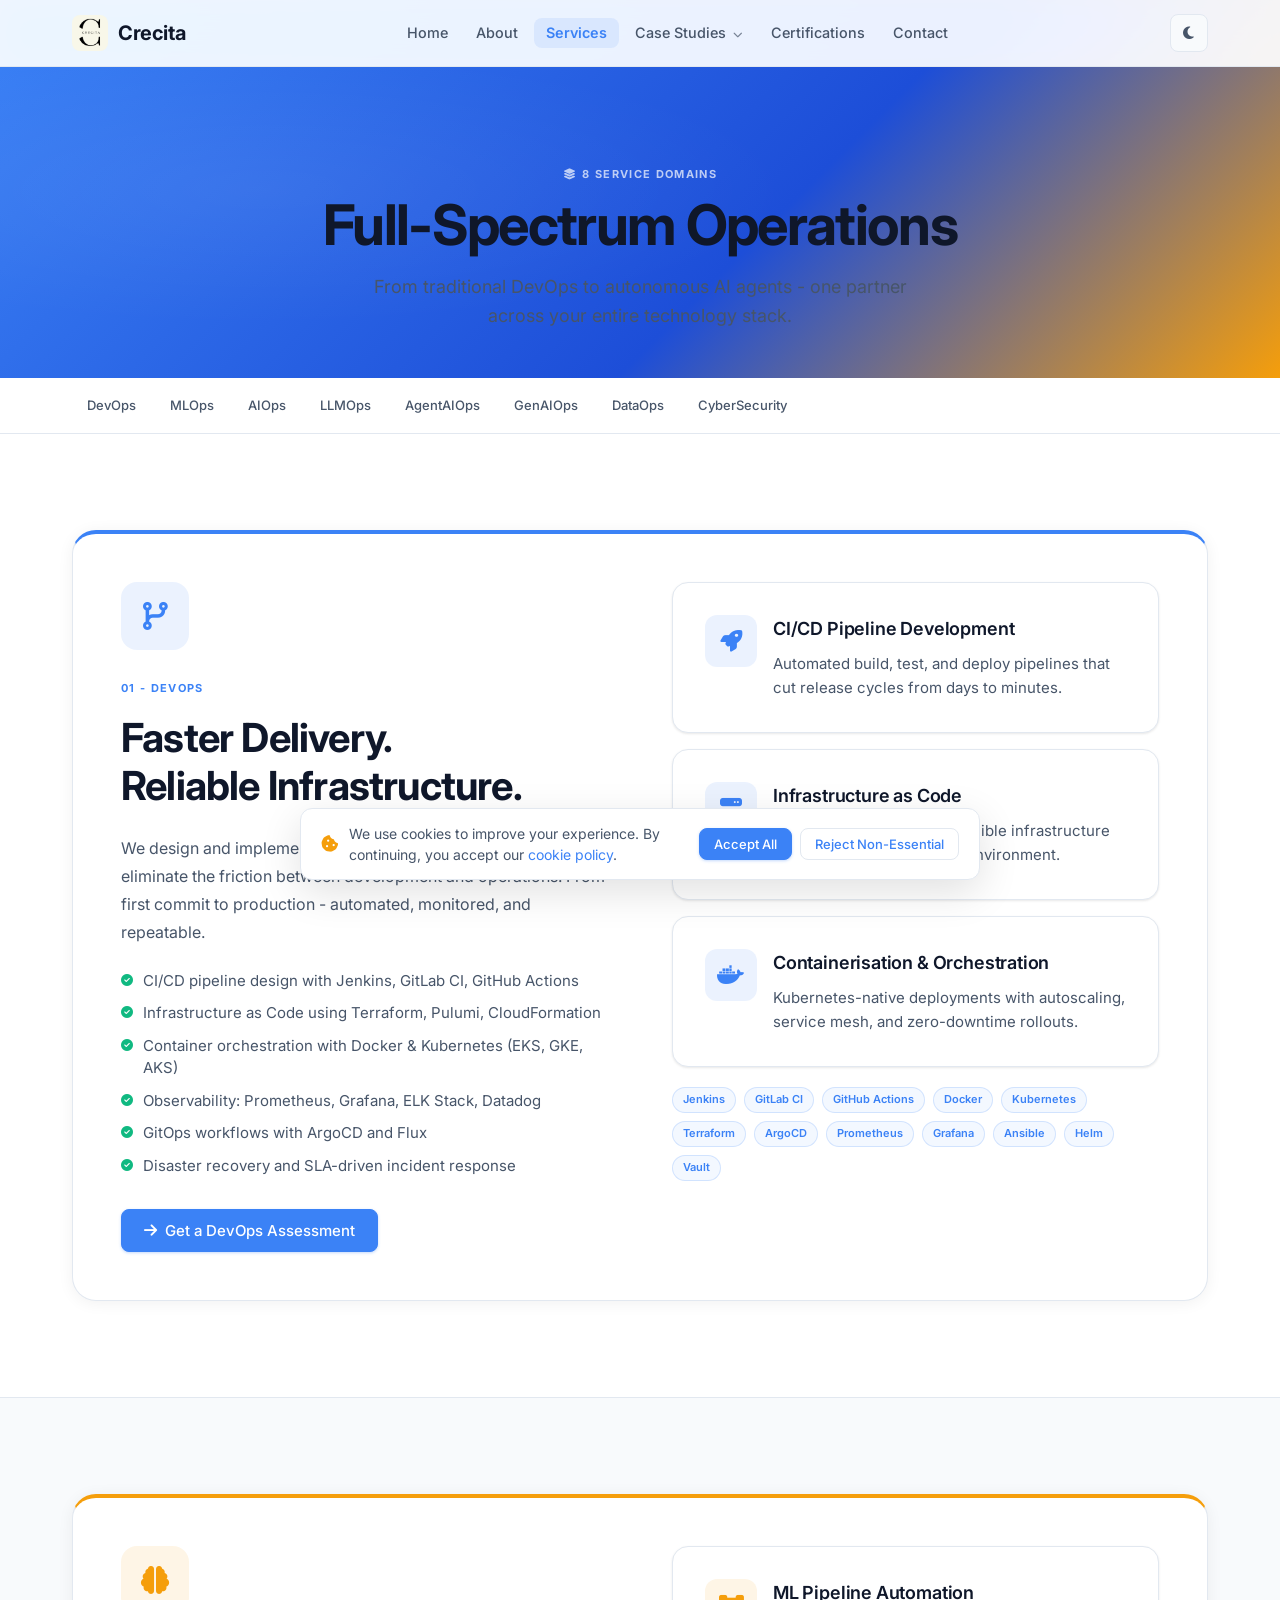
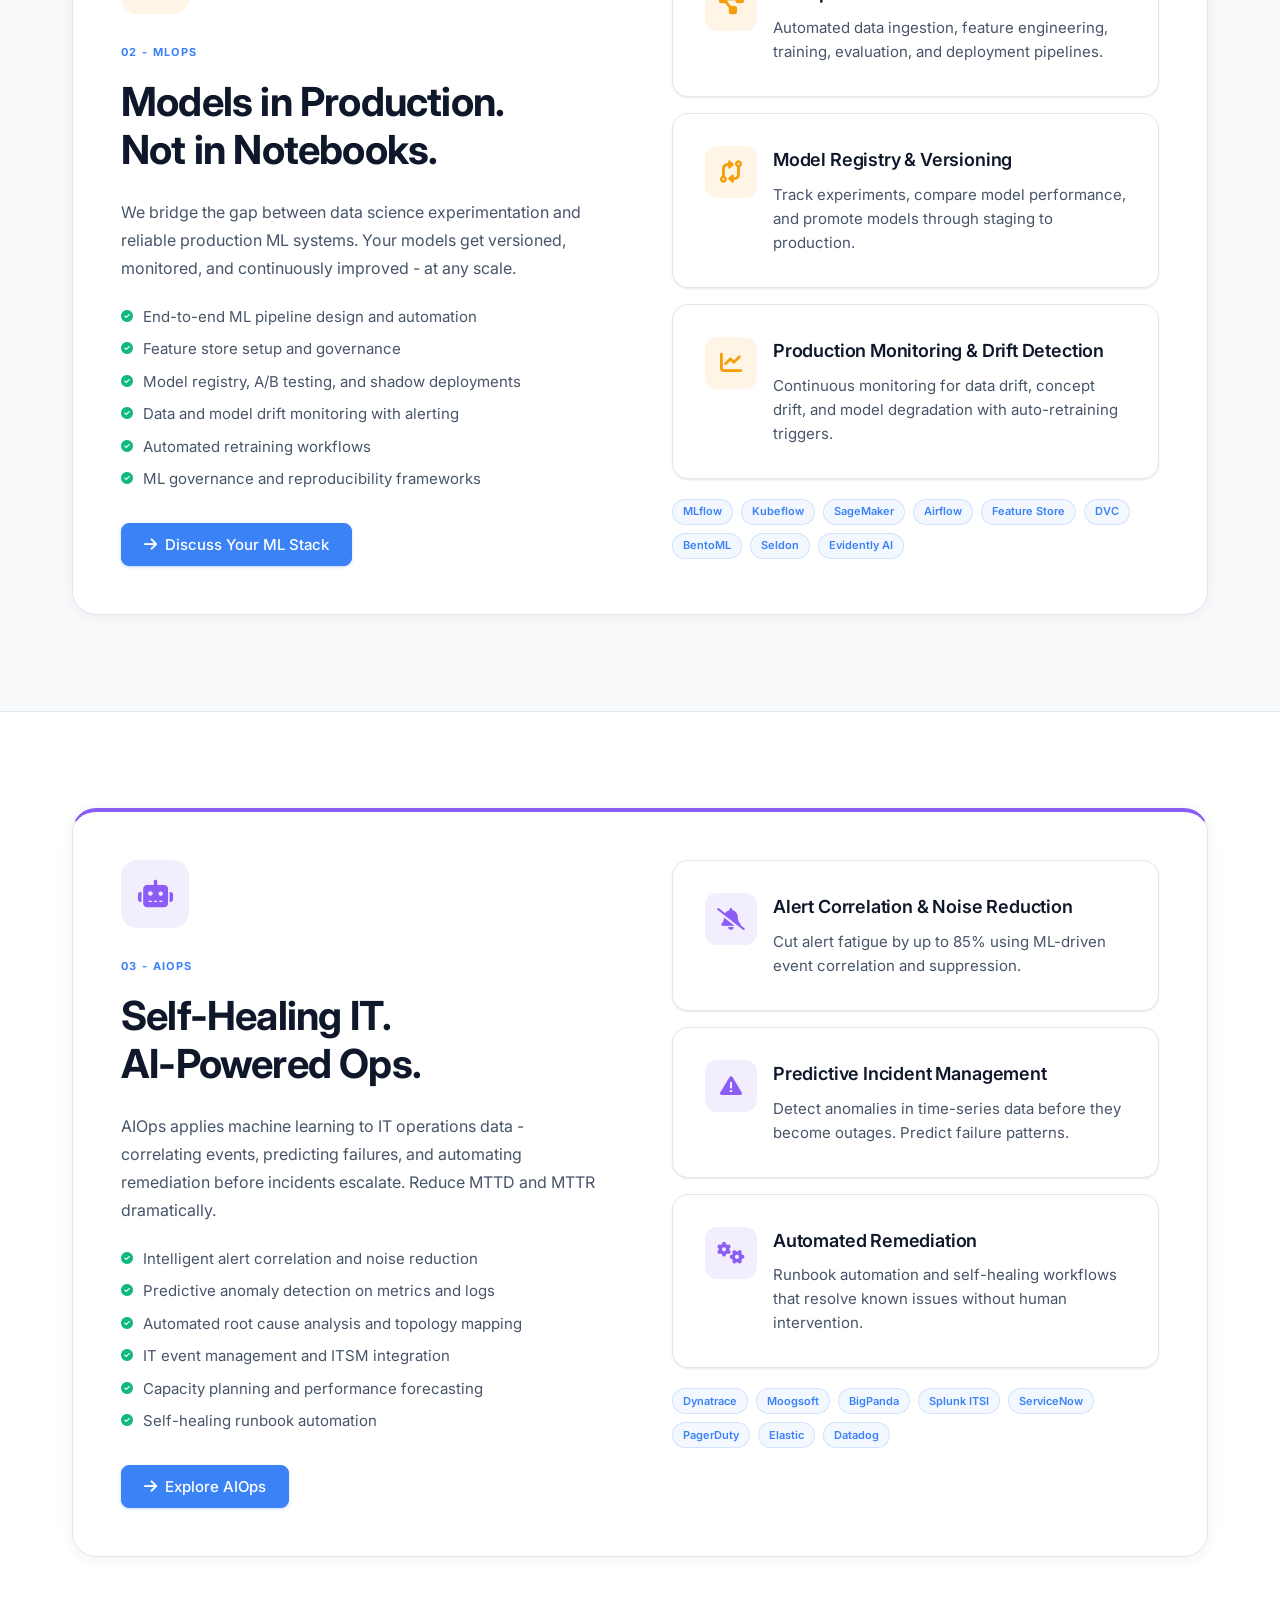
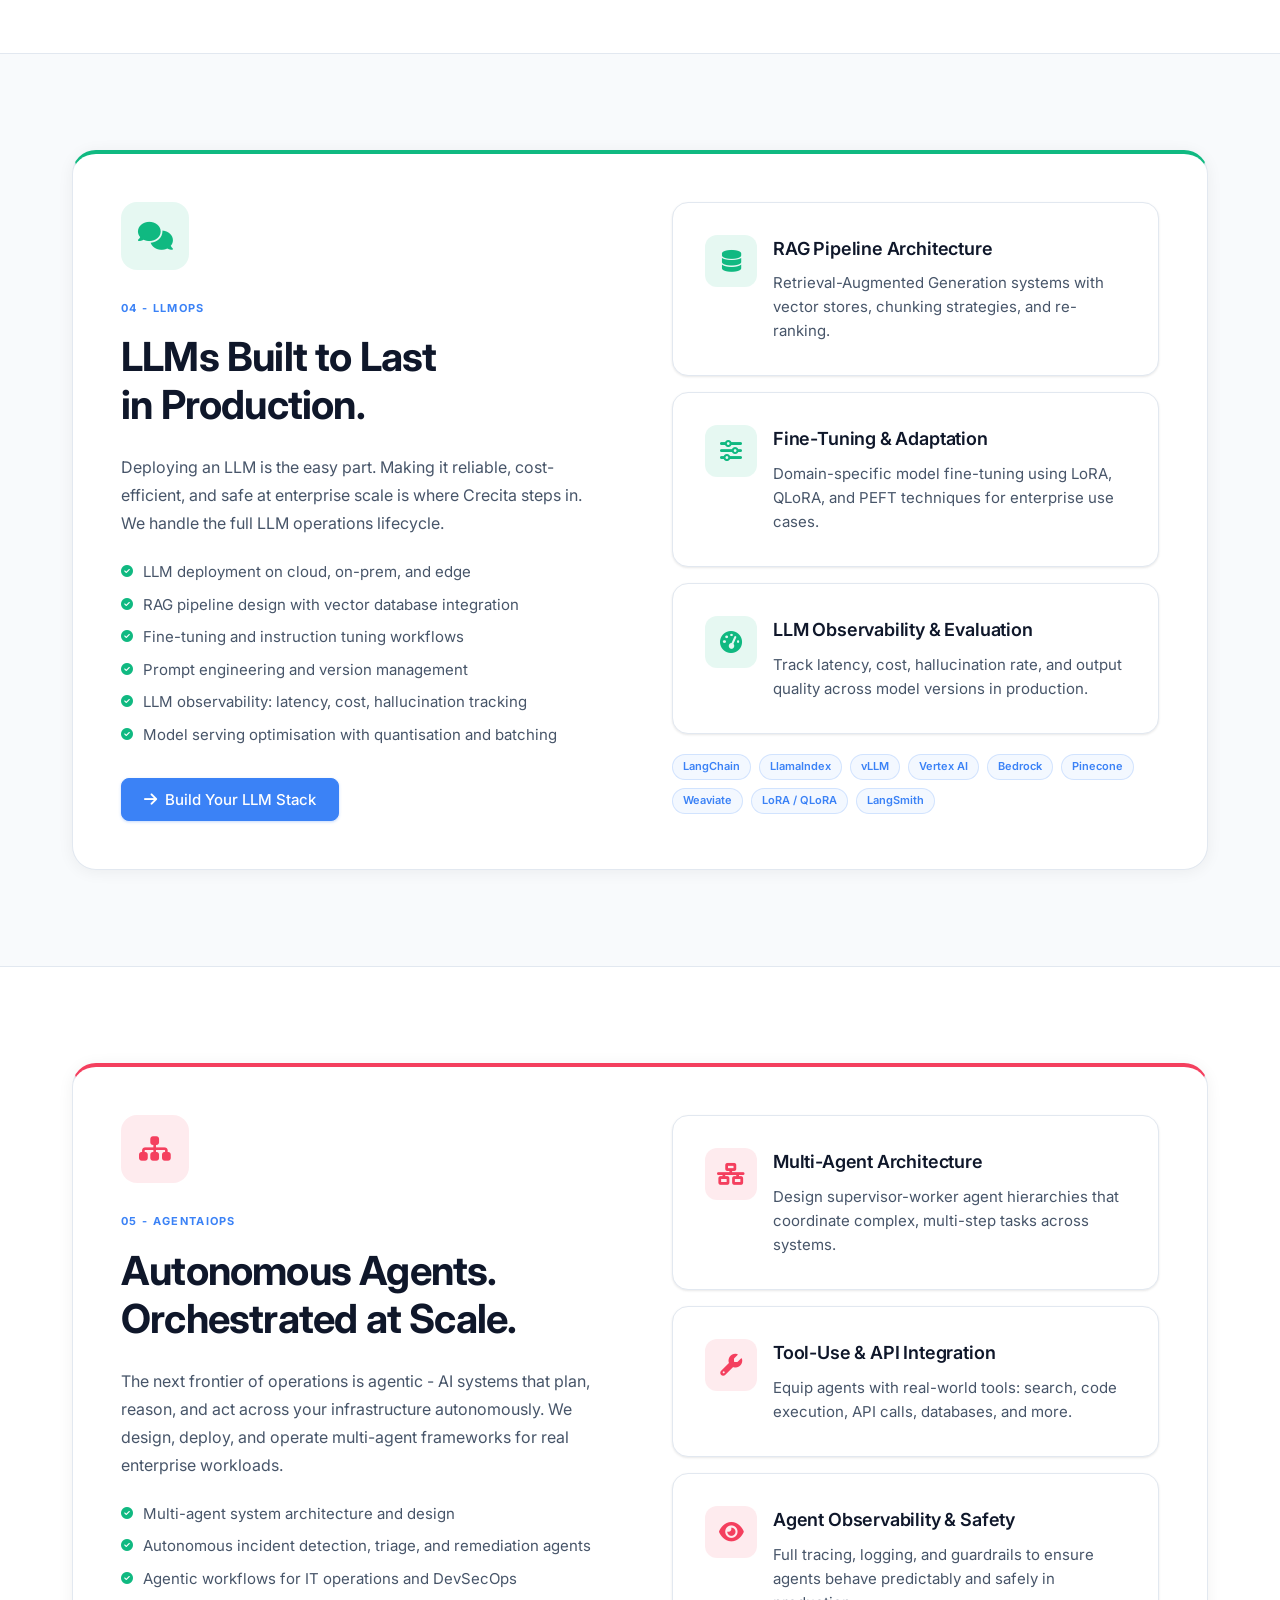
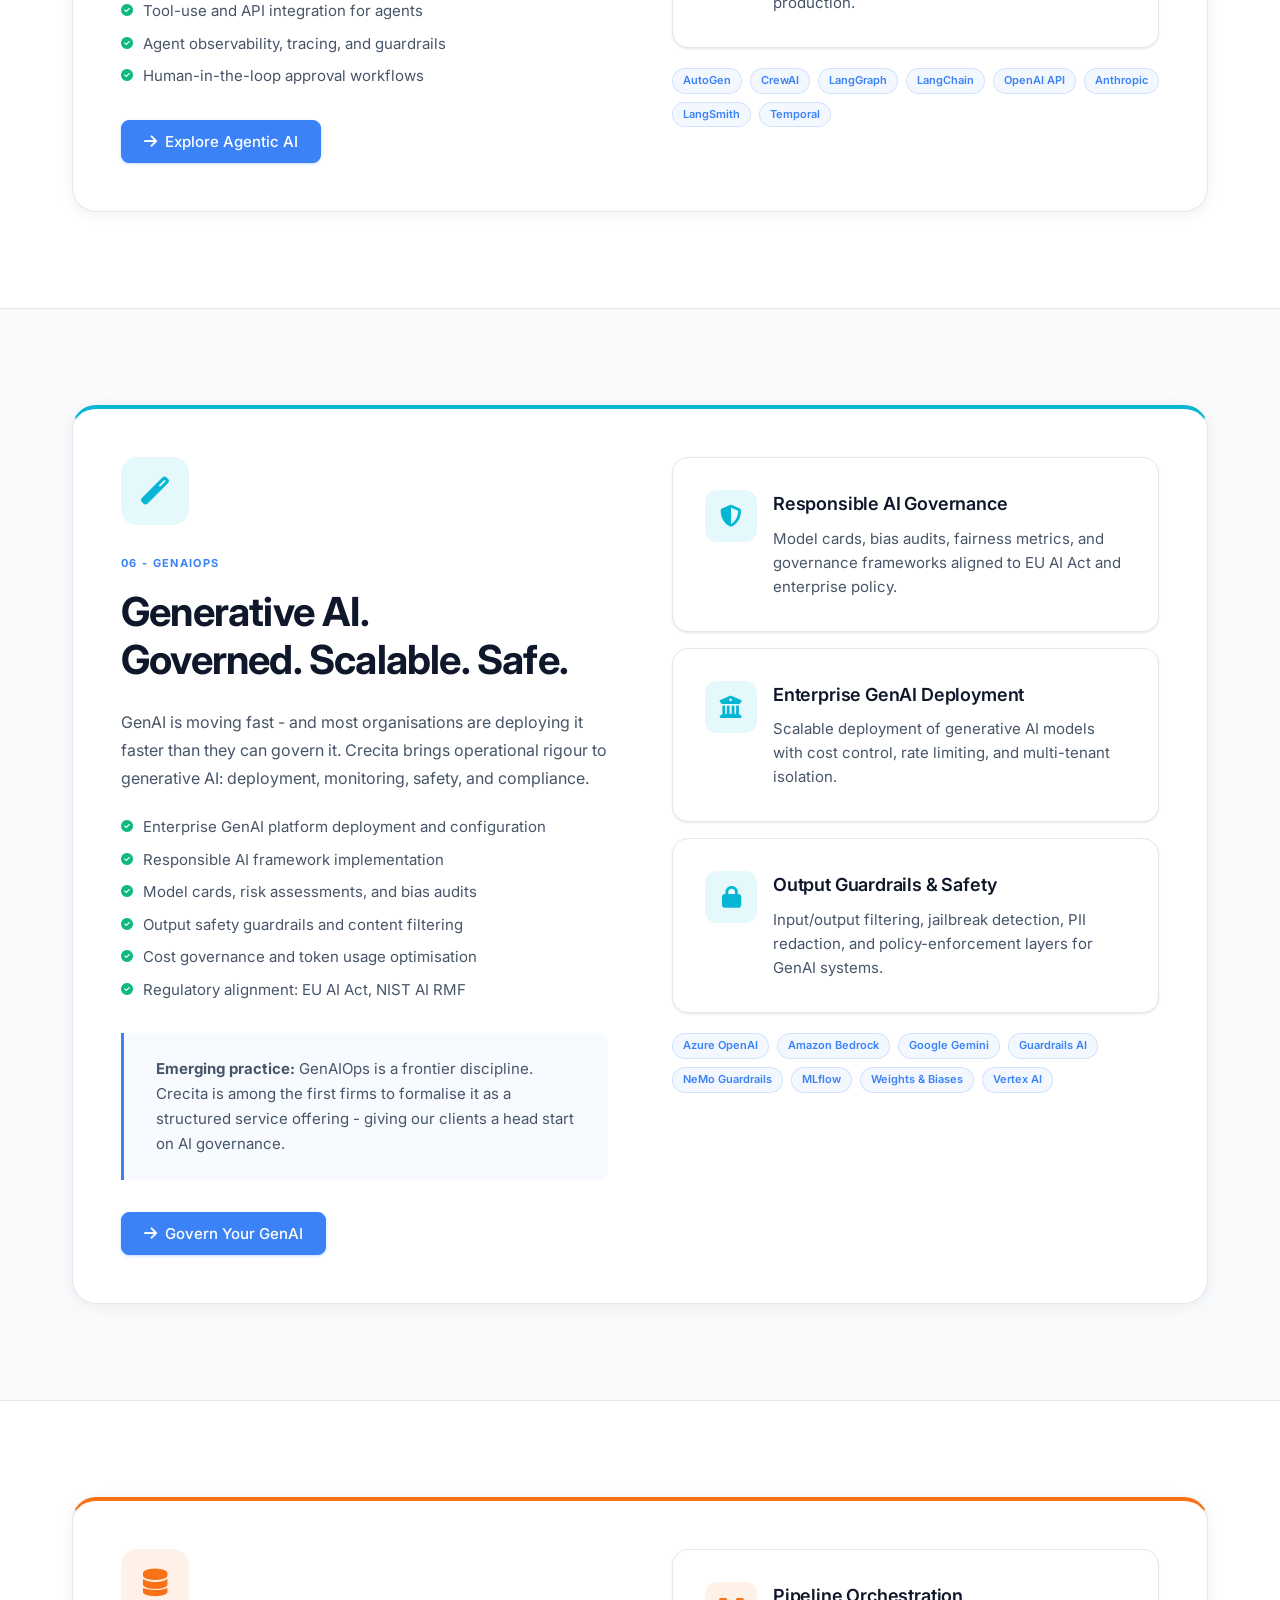
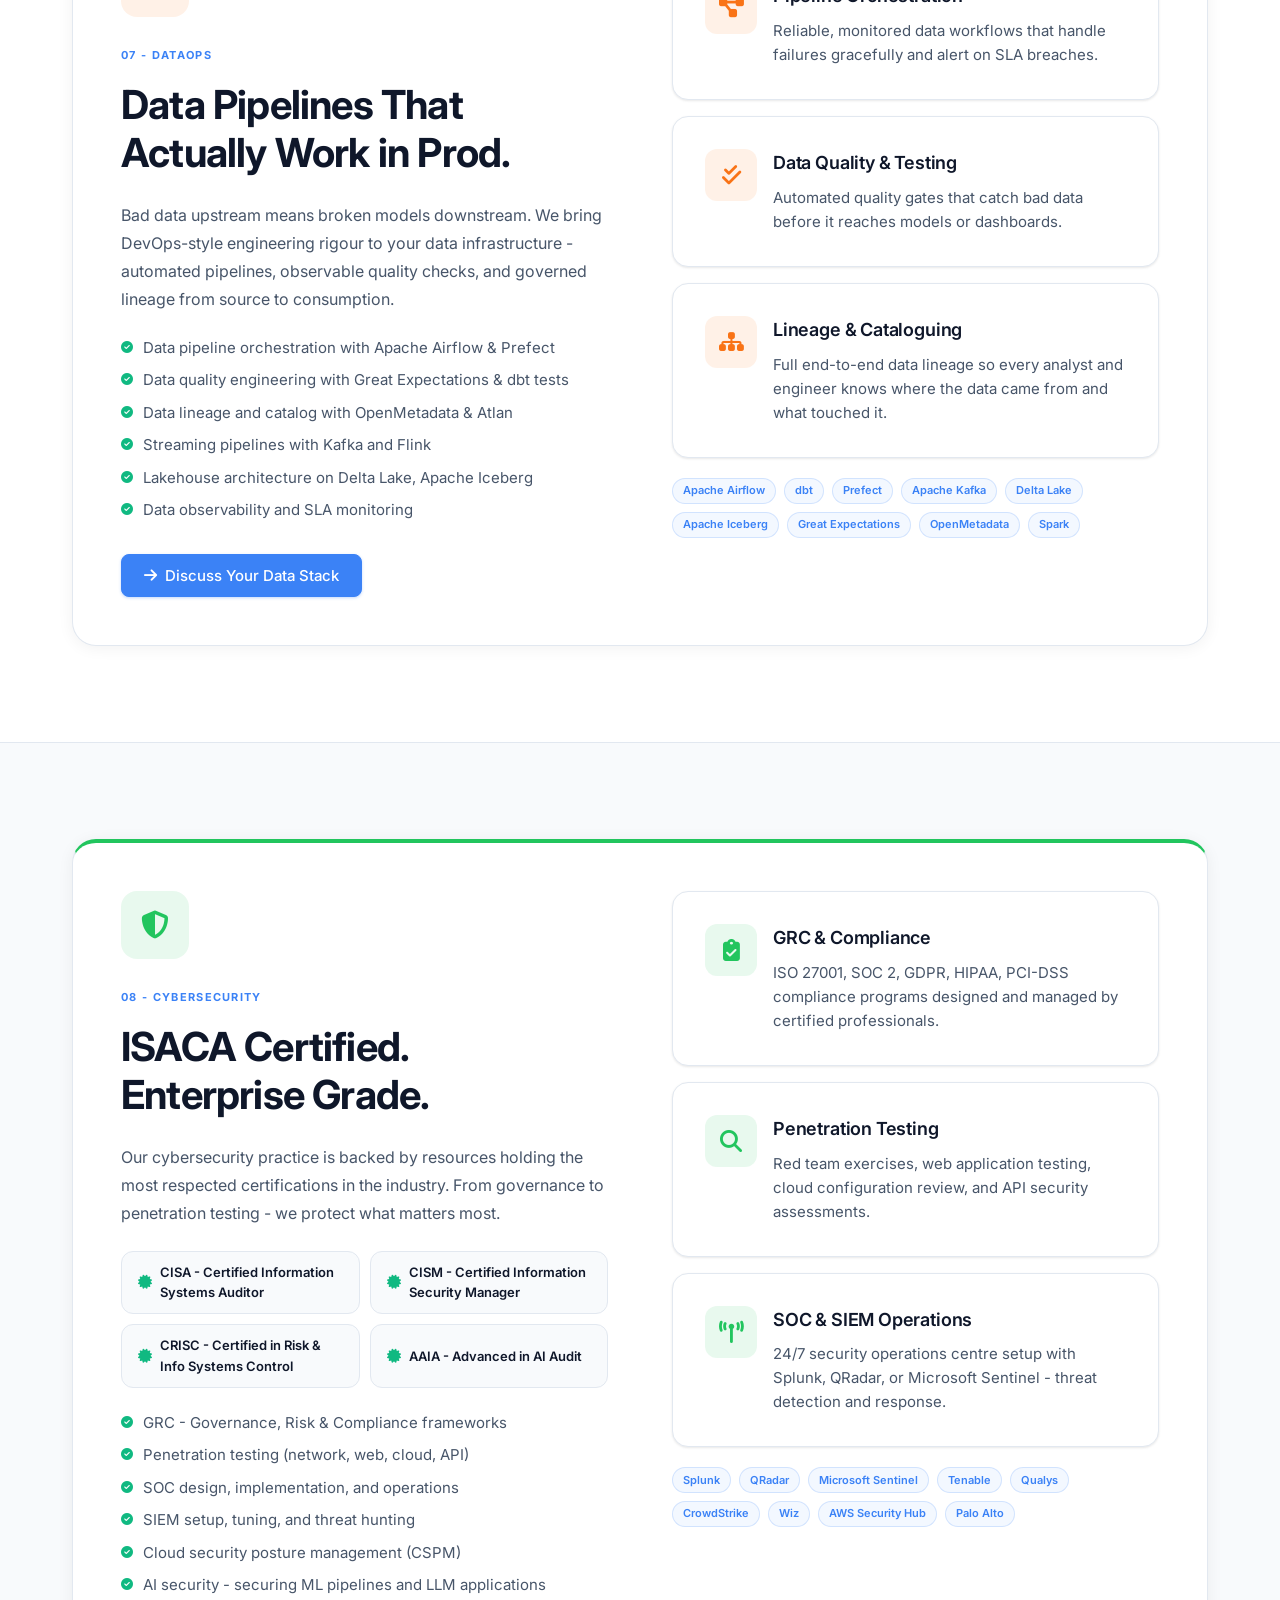
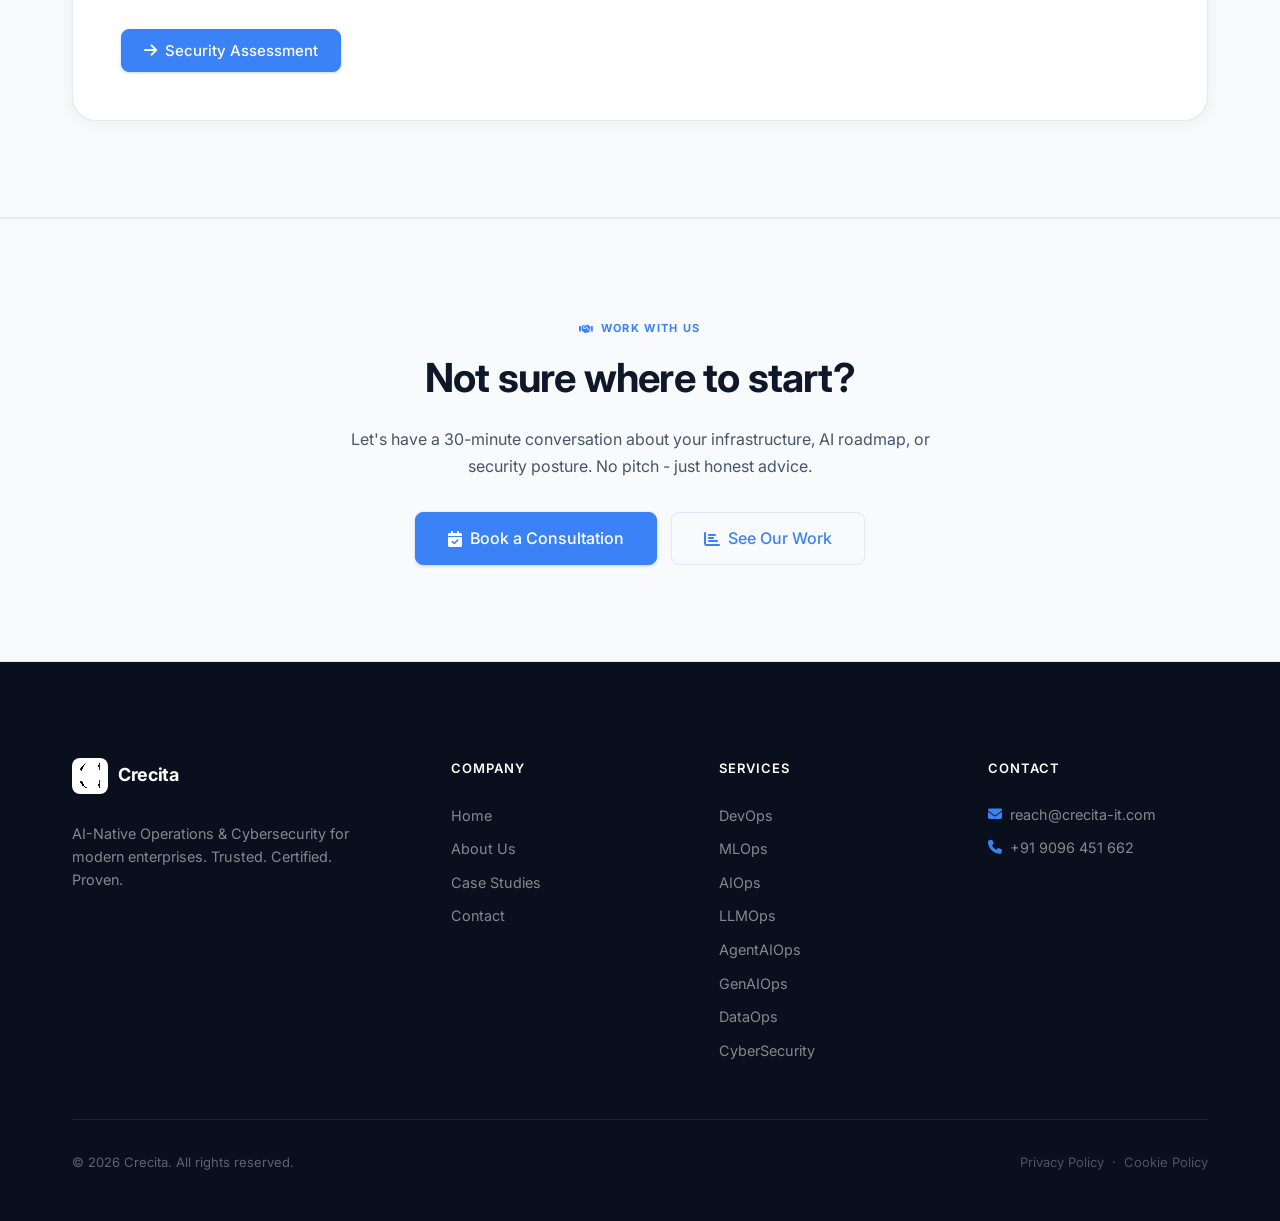
<file: services.html>
<!DOCTYPE html>
<html lang="en">
<head>
    <meta charset="UTF-8">
    <meta name="viewport" content="width=device-width, initial-scale=1.0">
    <meta name="description" content="Crecita Services - DevOps, MLOps, AIOps, LLMOps, AgentAIOps, GenAIOps & Cybersecurity. Full-spectrum AI-native operations.">
    <meta name="keywords" content="DevOps, MLOps, AIOps, LLMOps, AgentAIOps, GenAIOps, Cybersecurity, AI operations">
    <meta name="author" content="Crecita">
    <title>Services - Crecita</title>
    <link rel="preconnect" href="https://fonts.googleapis.com">
    <link rel="preconnect" href="https://fonts.gstatic.com" crossorigin>
    <link href="https://fonts.googleapis.com/css2?family=Inter:wght@400;500;600;700;800&family=Poppins:wght@400;500;600;700&display=swap" rel="stylesheet">
    <link rel="stylesheet" href="https://cdnjs.cloudflare.com/ajax/libs/font-awesome/6.4.0/css/all.min.css">
    <link rel="stylesheet" href="css/styles.css">
</head>
<body>

    <!-- Cookie Banner -->
    <div id="cookieBanner" class="cookie-banner">
        <div class="cookie-text">
            <i class="fas fa-cookie-bite"></i>
            <p>We use cookies to improve your experience. By continuing, you accept our <a href="privacy.html">cookie policy</a>.</p>
        </div>
        <div class="cookie-btns">
            <button class="btn btn-primary btn-sm" onclick="setCookiePref('all')">Accept All</button>
            <button class="btn btn-secondary btn-sm" onclick="setCookiePref('essential')">Reject Non-Essential</button>
        </div>
    </div>

    <!-- Navigation -->
    <nav class="navbar" id="navbar">
        <div class="nav-container">
            <a href="index.html" class="nav-brand">
                <img src="assets/Crecita Logo.PNG" alt="Crecita" class="brand-logo">
                <span>Crecita</span>
            </a>
            <ul class="nav-menu" id="navMenu">
                <li><a href="index.html" class="nav-link">Home</a></li>
                <li><a href="about.html" class="nav-link">About</a></li>
                <li><a href="services.html" class="nav-link active">Services</a></li>
                <li class="nav-dropdown">
                    <a href="case-studies.html" class="nav-link">Case Studies <i class="fas fa-chevron-down" style="font-size:0.6rem;margin-left:3px;opacity:0.7;"></i></a>
                    <ul class="dropdown-menu">
                        <li><a href="case-studies.html">All Case Studies</a></li>
                        <li><a href="case-studies/fintech-cicd.html">FinTech CI/CD Transformation</a></li>
                        <li><a href="case-studies/healthcare-mlops.html">Healthcare MLOps Platform</a></li>
                        <li><a href="case-studies/saas-aiops.html">SaaS AIOps Alert Reduction</a></li>
                        <li><a href="case-studies/legaltech-llmops.html">LegalTech LLMOps Cost Reduction</a></li>
                        <li><a href="case-studies/ecommerce-soc2.html">E-commerce SOC 2 Compliance</a></li>
                    </ul>
                </li>
                <li><a href="certifications.html" class="nav-link">Certifications</a></li>
                <li><a href="contact.html" class="nav-link">Contact</a></li>
            </ul>
            <div class="nav-controls">
                <button class="theme-toggle" id="themeToggle" aria-label="Toggle theme"><i class="fas fa-moon"></i></button>
                <button class="mobile-toggle" id="mobileToggle" aria-label="Menu"><span></span><span></span><span></span></button>
            </div>
        </div>
    </nav>

    <!-- Page Header -->
    <section class="page-header">
        <div class="container">
            <div class="page-header-content animate-on-scroll">
                <span class="section-label" style="justify-content: center; margin-bottom: 0.75rem;"><i class="fas fa-layer-group"></i> 8 Service Domains</span>
                <h1>Full-Spectrum Operations</h1>
                <p>From traditional DevOps to autonomous AI agents - one partner across your entire technology stack.</p>
            </div>
        </div>
    </section>

    <!-- Quick Nav -->
    <div style="position: sticky; top: 64px; z-index: 100; background: var(--bg-primary); border-bottom: 1px solid var(--border); padding: 0.625rem 0;">
        <div class="container">
            <div style="display: flex; gap: 4px; overflow-x: auto; scrollbar-width: none; -ms-overflow-style: none;">
                <a href="#devops"        style="white-space: nowrap; padding: 0.375rem 0.875rem; border-radius: 9999px; font-size: 0.8125rem; font-weight: 500; color: var(--text-secondary); text-decoration: none; transition: all 0.15s ease; border: 1px solid transparent;" class="service-nav-link">DevOps</a>
                <a href="#mlops"         style="white-space: nowrap; padding: 0.375rem 0.875rem; border-radius: 9999px; font-size: 0.8125rem; font-weight: 500; color: var(--text-secondary); text-decoration: none; transition: all 0.15s ease; border: 1px solid transparent;" class="service-nav-link">MLOps</a>
                <a href="#aiops"         style="white-space: nowrap; padding: 0.375rem 0.875rem; border-radius: 9999px; font-size: 0.8125rem; font-weight: 500; color: var(--text-secondary); text-decoration: none; transition: all 0.15s ease; border: 1px solid transparent;" class="service-nav-link">AIOps</a>
                <a href="#llmops"        style="white-space: nowrap; padding: 0.375rem 0.875rem; border-radius: 9999px; font-size: 0.8125rem; font-weight: 500; color: var(--text-secondary); text-decoration: none; transition: all 0.15s ease; border: 1px solid transparent;" class="service-nav-link">LLMOps</a>
                <a href="#agentaiops"    style="white-space: nowrap; padding: 0.375rem 0.875rem; border-radius: 9999px; font-size: 0.8125rem; font-weight: 500; color: var(--text-secondary); text-decoration: none; transition: all 0.15s ease; border: 1px solid transparent;" class="service-nav-link">AgentAIOps</a>
                <a href="#genaiops"      style="white-space: nowrap; padding: 0.375rem 0.875rem; border-radius: 9999px; font-size: 0.8125rem; font-weight: 500; color: var(--text-secondary); text-decoration: none; transition: all 0.15s ease; border: 1px solid transparent;" class="service-nav-link">GenAIOps</a>
                <a href="#dataops"       style="white-space: nowrap; padding: 0.375rem 0.875rem; border-radius: 9999px; font-size: 0.8125rem; font-weight: 500; color: var(--text-secondary); text-decoration: none; transition: all 0.15s ease; border: 1px solid transparent;" class="service-nav-link">DataOps</a>
                <a href="#cybersecurity" style="white-space: nowrap; padding: 0.375rem 0.875rem; border-radius: 9999px; font-size: 0.8125rem; font-weight: 500; color: var(--text-secondary); text-decoration: none; transition: all 0.15s ease; border: 1px solid transparent;" class="service-nav-link">CyberSecurity</a>
            </div>
        </div>
    </div>

    <!-- ===== 1. DEVOPS ===== -->
    <section class="section" id="devops">
        <div class="container">
            <div class="svc-card-wrap r-grid-2" style="--svc-color: var(--svc-devops); display: grid; grid-template-columns: 1fr 1fr; gap: 4rem; align-items: start;">
                <div class="animate-on-scroll">
                    <div class="icon-wrap icon-wrap-lg icon-blue mb-md"><i class="fas fa-code-branch"></i></div>
                    <span class="section-label">01 - DevOps</span>
                    <h2 class="section-title">Faster Delivery.<br>Reliable Infrastructure.</h2>
                    <p style="color: var(--text-secondary); font-size: 1rem; line-height: 1.75; margin-bottom: 1.5rem;">
                        We design and implement end-to-end DevOps practices that eliminate the friction between development and operations. From first commit to production - automated, monitored, and repeatable.
                    </p>
                    <ul class="feature-list mb-lg">
                        <li><i class="fas fa-check-circle"></i> CI/CD pipeline design with Jenkins, GitLab CI, GitHub Actions</li>
                        <li><i class="fas fa-check-circle"></i> Infrastructure as Code using Terraform, Pulumi, CloudFormation</li>
                        <li><i class="fas fa-check-circle"></i> Container orchestration with Docker & Kubernetes (EKS, GKE, AKS)</li>
                        <li><i class="fas fa-check-circle"></i> Observability: Prometheus, Grafana, ELK Stack, Datadog</li>
                        <li><i class="fas fa-check-circle"></i> GitOps workflows with ArgoCD and Flux</li>
                        <li><i class="fas fa-check-circle"></i> Disaster recovery and SLA-driven incident response</li>
                    </ul>
                    <a href="contact.html" class="btn btn-primary"><i class="fas fa-arrow-right"></i> Get a DevOps Assessment</a>
                </div>
                <div class="animate-on-scroll">
                    <div style="display: flex; flex-direction: column; gap: 1rem;">
                        <div class="card">
                            <div style="display: flex; align-items: flex-start; gap: 1rem;">
                                <div class="icon-wrap icon-blue" style="flex-shrink: 0;"><i class="fas fa-rocket"></i></div>
                                <div>
                                    <div class="card-title">CI/CD Pipeline Development</div>
                                    <p class="card-description">Automated build, test, and deploy pipelines that cut release cycles from days to minutes.</p>
                                </div>
                            </div>
                        </div>
                        <div class="card">
                            <div style="display: flex; align-items: flex-start; gap: 1rem;">
                                <div class="icon-wrap icon-blue" style="flex-shrink: 0;"><i class="fas fa-server"></i></div>
                                <div>
                                    <div class="card-title">Infrastructure as Code</div>
                                    <p class="card-description">Version-controlled, reproducible infrastructure across any cloud or hybrid environment.</p>
                                </div>
                            </div>
                        </div>
                        <div class="card">
                            <div style="display: flex; align-items: flex-start; gap: 1rem;">
                                <div class="icon-wrap icon-blue" style="flex-shrink: 0;"><i class="fab fa-docker"></i></div>
                                <div>
                                    <div class="card-title">Containerisation & Orchestration</div>
                                    <p class="card-description">Kubernetes-native deployments with autoscaling, service mesh, and zero-downtime rollouts.</p>
                                </div>
                            </div>
                        </div>
                    </div>
                    <div style="margin-top: 1.25rem; display: flex; flex-wrap: wrap; gap: 8px;">
                        <span class="tech-tag">Jenkins</span><span class="tech-tag">GitLab CI</span><span class="tech-tag">GitHub Actions</span>
                        <span class="tech-tag">Docker</span><span class="tech-tag">Kubernetes</span><span class="tech-tag">Terraform</span>
                        <span class="tech-tag">ArgoCD</span><span class="tech-tag">Prometheus</span><span class="tech-tag">Grafana</span>
                        <span class="tech-tag">Ansible</span><span class="tech-tag">Helm</span><span class="tech-tag">Vault</span>
                    </div>
                </div>
            </div>
        </div>
    </section>

    <!-- ===== 2. MLOPS ===== -->
    <section class="section-alt" id="mlops">
        <div class="container">
            <div class="svc-card-wrap r-grid-2" style="--svc-color: var(--svc-mlops); display: grid; grid-template-columns: 1fr 1fr; gap: 4rem; align-items: start;">
                <div class="animate-on-scroll" style="order: 2;">
                    <div style="display: flex; flex-direction: column; gap: 1rem;">
                        <div class="card">
                            <div style="display: flex; align-items: flex-start; gap: 1rem;">
                                <div class="icon-wrap icon-amber" style="flex-shrink: 0;"><i class="fas fa-diagram-project"></i></div>
                                <div>
                                    <div class="card-title">ML Pipeline Automation</div>
                                    <p class="card-description">Automated data ingestion, feature engineering, training, evaluation, and deployment pipelines.</p>
                                </div>
                            </div>
                        </div>
                        <div class="card">
                            <div style="display: flex; align-items: flex-start; gap: 1rem;">
                                <div class="icon-wrap icon-amber" style="flex-shrink: 0;"><i class="fas fa-code-compare"></i></div>
                                <div>
                                    <div class="card-title">Model Registry & Versioning</div>
                                    <p class="card-description">Track experiments, compare model performance, and promote models through staging to production.</p>
                                </div>
                            </div>
                        </div>
                        <div class="card">
                            <div style="display: flex; align-items: flex-start; gap: 1rem;">
                                <div class="icon-wrap icon-amber" style="flex-shrink: 0;"><i class="fas fa-chart-line"></i></div>
                                <div>
                                    <div class="card-title">Production Monitoring & Drift Detection</div>
                                    <p class="card-description">Continuous monitoring for data drift, concept drift, and model degradation with auto-retraining triggers.</p>
                                </div>
                            </div>
                        </div>
                    </div>
                    <div style="margin-top: 1.25rem; display: flex; flex-wrap: wrap; gap: 8px;">
                        <span class="tech-tag">MLflow</span><span class="tech-tag">Kubeflow</span><span class="tech-tag">SageMaker</span>
                        <span class="tech-tag">Airflow</span><span class="tech-tag">Feature Store</span><span class="tech-tag">DVC</span>
                        <span class="tech-tag">BentoML</span><span class="tech-tag">Seldon</span><span class="tech-tag">Evidently AI</span>
                    </div>
                </div>
                <div class="animate-on-scroll" style="order: 1;">
                    <div class="icon-wrap icon-wrap-lg icon-amber mb-md"><i class="fas fa-brain"></i></div>
                    <span class="section-label">02 - MLOps</span>
                    <h2 class="section-title">Models in Production.<br>Not in Notebooks.</h2>
                    <p style="color: var(--text-secondary); font-size: 1rem; line-height: 1.75; margin-bottom: 1.5rem;">
                        We bridge the gap between data science experimentation and reliable production ML systems. Your models get versioned, monitored, and continuously improved - at any scale.
                    </p>
                    <ul class="feature-list mb-lg">
                        <li><i class="fas fa-check-circle"></i> End-to-end ML pipeline design and automation</li>
                        <li><i class="fas fa-check-circle"></i> Feature store setup and governance</li>
                        <li><i class="fas fa-check-circle"></i> Model registry, A/B testing, and shadow deployments</li>
                        <li><i class="fas fa-check-circle"></i> Data and model drift monitoring with alerting</li>
                        <li><i class="fas fa-check-circle"></i> Automated retraining workflows</li>
                        <li><i class="fas fa-check-circle"></i> ML governance and reproducibility frameworks</li>
                    </ul>
                    <a href="contact.html" class="btn btn-primary"><i class="fas fa-arrow-right"></i> Discuss Your ML Stack</a>
                </div>
            </div>
        </div>
    </section>

    <!-- ===== 3. AIOPS ===== -->
    <section class="section" id="aiops">
        <div class="container">
            <div class="svc-card-wrap r-grid-2" style="--svc-color: var(--svc-aiops); display: grid; grid-template-columns: 1fr 1fr; gap: 4rem; align-items: start;">
                <div class="animate-on-scroll">
                    <div class="icon-wrap icon-wrap-lg icon-violet mb-md"><i class="fas fa-robot"></i></div>
                    <span class="section-label">03 - AIOps</span>
                    <h2 class="section-title">Self-Healing IT.<br>AI-Powered Ops.</h2>
                    <p style="color: var(--text-secondary); font-size: 1rem; line-height: 1.75; margin-bottom: 1.5rem;">
                        AIOps applies machine learning to IT operations data - correlating events, predicting failures, and automating remediation before incidents escalate. Reduce MTTD and MTTR dramatically.
                    </p>
                    <ul class="feature-list mb-lg">
                        <li><i class="fas fa-check-circle"></i> Intelligent alert correlation and noise reduction</li>
                        <li><i class="fas fa-check-circle"></i> Predictive anomaly detection on metrics and logs</li>
                        <li><i class="fas fa-check-circle"></i> Automated root cause analysis and topology mapping</li>
                        <li><i class="fas fa-check-circle"></i> IT event management and ITSM integration</li>
                        <li><i class="fas fa-check-circle"></i> Capacity planning and performance forecasting</li>
                        <li><i class="fas fa-check-circle"></i> Self-healing runbook automation</li>
                    </ul>
                    <a href="contact.html" class="btn btn-primary"><i class="fas fa-arrow-right"></i> Explore AIOps</a>
                </div>
                <div class="animate-on-scroll">
                    <div style="display: flex; flex-direction: column; gap: 1rem;">
                        <div class="card">
                            <div style="display: flex; align-items: flex-start; gap: 1rem;">
                                <div class="icon-wrap icon-violet" style="flex-shrink: 0;"><i class="fas fa-bell-slash"></i></div>
                                <div>
                                    <div class="card-title">Alert Correlation & Noise Reduction</div>
                                    <p class="card-description">Cut alert fatigue by up to 85% using ML-driven event correlation and suppression.</p>
                                </div>
                            </div>
                        </div>
                        <div class="card">
                            <div style="display: flex; align-items: flex-start; gap: 1rem;">
                                <div class="icon-wrap icon-violet" style="flex-shrink: 0;"><i class="fas fa-triangle-exclamation"></i></div>
                                <div>
                                    <div class="card-title">Predictive Incident Management</div>
                                    <p class="card-description">Detect anomalies in time-series data before they become outages. Predict failure patterns.</p>
                                </div>
                            </div>
                        </div>
                        <div class="card">
                            <div style="display: flex; align-items: flex-start; gap: 1rem;">
                                <div class="icon-wrap icon-violet" style="flex-shrink: 0;"><i class="fas fa-gears"></i></div>
                                <div>
                                    <div class="card-title">Automated Remediation</div>
                                    <p class="card-description">Runbook automation and self-healing workflows that resolve known issues without human intervention.</p>
                                </div>
                            </div>
                        </div>
                    </div>
                    <div style="margin-top: 1.25rem; display: flex; flex-wrap: wrap; gap: 8px;">
                        <span class="tech-tag">Dynatrace</span><span class="tech-tag">Moogsoft</span><span class="tech-tag">BigPanda</span>
                        <span class="tech-tag">Splunk ITSI</span><span class="tech-tag">ServiceNow</span><span class="tech-tag">PagerDuty</span>
                        <span class="tech-tag">Elastic</span><span class="tech-tag">Datadog</span>
                    </div>
                </div>
            </div>
        </div>
    </section>

    <!-- ===== 4. LLMOPS ===== -->
    <section class="section-alt" id="llmops">
        <div class="container">
            <div class="svc-card-wrap r-grid-2" style="--svc-color: var(--svc-llmops); display: grid; grid-template-columns: 1fr 1fr; gap: 4rem; align-items: start;">
                <div class="animate-on-scroll" style="order: 2;">
                    <div style="display: flex; flex-direction: column; gap: 1rem;">
                        <div class="card">
                            <div style="display: flex; align-items: flex-start; gap: 1rem;">
                                <div class="icon-wrap icon-emerald" style="flex-shrink: 0;"><i class="fas fa-database"></i></div>
                                <div>
                                    <div class="card-title">RAG Pipeline Architecture</div>
                                    <p class="card-description">Retrieval-Augmented Generation systems with vector stores, chunking strategies, and re-ranking.</p>
                                </div>
                            </div>
                        </div>
                        <div class="card">
                            <div style="display: flex; align-items: flex-start; gap: 1rem;">
                                <div class="icon-wrap icon-emerald" style="flex-shrink: 0;"><i class="fas fa-sliders"></i></div>
                                <div>
                                    <div class="card-title">Fine-Tuning & Adaptation</div>
                                    <p class="card-description">Domain-specific model fine-tuning using LoRA, QLoRA, and PEFT techniques for enterprise use cases.</p>
                                </div>
                            </div>
                        </div>
                        <div class="card">
                            <div style="display: flex; align-items: flex-start; gap: 1rem;">
                                <div class="icon-wrap icon-emerald" style="flex-shrink: 0;"><i class="fas fa-gauge-high"></i></div>
                                <div>
                                    <div class="card-title">LLM Observability & Evaluation</div>
                                    <p class="card-description">Track latency, cost, hallucination rate, and output quality across model versions in production.</p>
                                </div>
                            </div>
                        </div>
                    </div>
                    <div style="margin-top: 1.25rem; display: flex; flex-wrap: wrap; gap: 8px;">
                        <span class="tech-tag">LangChain</span><span class="tech-tag">LlamaIndex</span><span class="tech-tag">vLLM</span>
                        <span class="tech-tag">Vertex AI</span><span class="tech-tag">Bedrock</span><span class="tech-tag">Pinecone</span>
                        <span class="tech-tag">Weaviate</span><span class="tech-tag">LoRA / QLoRA</span><span class="tech-tag">LangSmith</span>
                    </div>
                </div>
                <div class="animate-on-scroll" style="order: 1;">
                    <div class="icon-wrap icon-wrap-lg icon-emerald mb-md"><i class="fas fa-comments"></i></div>
                    <span class="section-label">04 - LLMOps</span>
                    <h2 class="section-title">LLMs Built to Last<br>in Production.</h2>
                    <p style="color: var(--text-secondary); font-size: 1rem; line-height: 1.75; margin-bottom: 1.5rem;">
                        Deploying an LLM is the easy part. Making it reliable, cost-efficient, and safe at enterprise scale is where Crecita steps in. We handle the full LLM operations lifecycle.
                    </p>
                    <ul class="feature-list mb-lg">
                        <li><i class="fas fa-check-circle"></i> LLM deployment on cloud, on-prem, and edge</li>
                        <li><i class="fas fa-check-circle"></i> RAG pipeline design with vector database integration</li>
                        <li><i class="fas fa-check-circle"></i> Fine-tuning and instruction tuning workflows</li>
                        <li><i class="fas fa-check-circle"></i> Prompt engineering and version management</li>
                        <li><i class="fas fa-check-circle"></i> LLM observability: latency, cost, hallucination tracking</li>
                        <li><i class="fas fa-check-circle"></i> Model serving optimisation with quantisation and batching</li>
                    </ul>
                    <a href="contact.html" class="btn btn-primary"><i class="fas fa-arrow-right"></i> Build Your LLM Stack</a>
                </div>
            </div>
        </div>
    </section>

    <!-- ===== 5. AGENTAIOPS ===== -->
    <section class="section" id="agentaiops">
        <div class="container">
            <div class="svc-card-wrap r-grid-2" style="--svc-color: var(--svc-agent); display: grid; grid-template-columns: 1fr 1fr; gap: 4rem; align-items: start;">
                <div class="animate-on-scroll">
                    <div class="icon-wrap icon-wrap-lg icon-rose mb-md"><i class="fas fa-sitemap"></i></div>
                    <span class="section-label">05 - AgentAIOps</span>
                    <h2 class="section-title">Autonomous Agents.<br>Orchestrated at Scale.</h2>
                    <p style="color: var(--text-secondary); font-size: 1rem; line-height: 1.75; margin-bottom: 1.5rem;">
                        The next frontier of operations is agentic - AI systems that plan, reason, and act across your infrastructure autonomously. We design, deploy, and operate multi-agent frameworks for real enterprise workloads.
                    </p>
                    <ul class="feature-list mb-lg">
                        <li><i class="fas fa-check-circle"></i> Multi-agent system architecture and design</li>
                        <li><i class="fas fa-check-circle"></i> Autonomous incident detection, triage, and remediation agents</li>
                        <li><i class="fas fa-check-circle"></i> Agentic workflows for IT operations and DevSecOps</li>
                        <li><i class="fas fa-check-circle"></i> Tool-use and API integration for agents</li>
                        <li><i class="fas fa-check-circle"></i> Agent observability, tracing, and guardrails</li>
                        <li><i class="fas fa-check-circle"></i> Human-in-the-loop approval workflows</li>
                    </ul>
                    <a href="contact.html" class="btn btn-primary"><i class="fas fa-arrow-right"></i> Explore Agentic AI</a>
                </div>
                <div class="animate-on-scroll">
                    <div style="display: flex; flex-direction: column; gap: 1rem;">
                        <div class="card">
                            <div style="display: flex; align-items: flex-start; gap: 1rem;">
                                <div class="icon-wrap icon-rose" style="flex-shrink: 0;"><i class="fas fa-network-wired"></i></div>
                                <div>
                                    <div class="card-title">Multi-Agent Architecture</div>
                                    <p class="card-description">Design supervisor-worker agent hierarchies that coordinate complex, multi-step tasks across systems.</p>
                                </div>
                            </div>
                        </div>
                        <div class="card">
                            <div style="display: flex; align-items: flex-start; gap: 1rem;">
                                <div class="icon-wrap icon-rose" style="flex-shrink: 0;"><i class="fas fa-wrench"></i></div>
                                <div>
                                    <div class="card-title">Tool-Use & API Integration</div>
                                    <p class="card-description">Equip agents with real-world tools: search, code execution, API calls, databases, and more.</p>
                                </div>
                            </div>
                        </div>
                        <div class="card">
                            <div style="display: flex; align-items: flex-start; gap: 1rem;">
                                <div class="icon-wrap icon-rose" style="flex-shrink: 0;"><i class="fas fa-eye"></i></div>
                                <div>
                                    <div class="card-title">Agent Observability & Safety</div>
                                    <p class="card-description">Full tracing, logging, and guardrails to ensure agents behave predictably and safely in production.</p>
                                </div>
                            </div>
                        </div>
                    </div>
                    <div style="margin-top: 1.25rem; display: flex; flex-wrap: wrap; gap: 8px;">
                        <span class="tech-tag">AutoGen</span><span class="tech-tag">CrewAI</span><span class="tech-tag">LangGraph</span>
                        <span class="tech-tag">LangChain</span><span class="tech-tag">OpenAI API</span><span class="tech-tag">Anthropic</span>
                        <span class="tech-tag">LangSmith</span><span class="tech-tag">Temporal</span>
                    </div>
                </div>
            </div>
        </div>
    </section>

    <!-- ===== 6. GENAIOPS ===== -->
    <section class="section-alt" id="genaiops">
        <div class="container">
            <div class="svc-card-wrap r-grid-2" style="--svc-color: var(--svc-genai); display: grid; grid-template-columns: 1fr 1fr; gap: 4rem; align-items: start;">
                <div class="animate-on-scroll" style="order: 2;">
                    <div style="display: flex; flex-direction: column; gap: 1rem;">
                        <div class="card">
                            <div style="display: flex; align-items: flex-start; gap: 1rem;">
                                <div class="icon-wrap icon-cyan" style="flex-shrink: 0;"><i class="fas fa-shield-halved"></i></div>
                                <div>
                                    <div class="card-title">Responsible AI Governance</div>
                                    <p class="card-description">Model cards, bias audits, fairness metrics, and governance frameworks aligned to EU AI Act and enterprise policy.</p>
                                </div>
                            </div>
                        </div>
                        <div class="card">
                            <div style="display: flex; align-items: flex-start; gap: 1rem;">
                                <div class="icon-wrap icon-cyan" style="flex-shrink: 0;"><i class="fas fa-building-columns"></i></div>
                                <div>
                                    <div class="card-title">Enterprise GenAI Deployment</div>
                                    <p class="card-description">Scalable deployment of generative AI models with cost control, rate limiting, and multi-tenant isolation.</p>
                                </div>
                            </div>
                        </div>
                        <div class="card">
                            <div style="display: flex; align-items: flex-start; gap: 1rem;">
                                <div class="icon-wrap icon-cyan" style="flex-shrink: 0;"><i class="fas fa-lock"></i></div>
                                <div>
                                    <div class="card-title">Output Guardrails & Safety</div>
                                    <p class="card-description">Input/output filtering, jailbreak detection, PII redaction, and policy-enforcement layers for GenAI systems.</p>
                                </div>
                            </div>
                        </div>
                    </div>
                    <div style="margin-top: 1.25rem; display: flex; flex-wrap: wrap; gap: 8px;">
                        <span class="tech-tag">Azure OpenAI</span><span class="tech-tag">Amazon Bedrock</span><span class="tech-tag">Google Gemini</span>
                        <span class="tech-tag">Guardrails AI</span><span class="tech-tag">NeMo Guardrails</span><span class="tech-tag">MLflow</span>
                        <span class="tech-tag">Weights &amp; Biases</span><span class="tech-tag">Vertex AI</span>
                    </div>
                </div>
                <div class="animate-on-scroll" style="order: 1;">
                    <div class="icon-wrap icon-wrap-lg icon-cyan mb-md"><i class="fas fa-magic"></i></div>
                    <span class="section-label">06 - GenAIOps</span>
                    <h2 class="section-title">Generative AI.<br>Governed. Scalable. Safe.</h2>
                    <p style="color: var(--text-secondary); font-size: 1rem; line-height: 1.75; margin-bottom: 1.5rem;">
                        GenAI is moving fast - and most organisations are deploying it faster than they can govern it. Crecita brings operational rigour to generative AI: deployment, monitoring, safety, and compliance.
                    </p>
                    <ul class="feature-list mb-lg">
                        <li><i class="fas fa-check-circle"></i> Enterprise GenAI platform deployment and configuration</li>
                        <li><i class="fas fa-check-circle"></i> Responsible AI framework implementation</li>
                        <li><i class="fas fa-check-circle"></i> Model cards, risk assessments, and bias audits</li>
                        <li><i class="fas fa-check-circle"></i> Output safety guardrails and content filtering</li>
                        <li><i class="fas fa-check-circle"></i> Cost governance and token usage optimisation</li>
                        <li><i class="fas fa-check-circle"></i> Regulatory alignment: EU AI Act, NIST AI RMF</li>
                    </ul>
                    <div class="info-box mb-lg">
                        <strong>Emerging practice:</strong> GenAIOps is a frontier discipline. Crecita is among the first firms to formalise it as a structured service offering - giving our clients a head start on AI governance.
                    </div>
                    <a href="contact.html" class="btn btn-primary"><i class="fas fa-arrow-right"></i> Govern Your GenAI</a>
                </div>
            </div>
        </div>
    </section>

    <!-- ===== 7. DATAOPS ===== -->
    <section class="section" id="dataops">
        <div class="container">
            <div class="svc-card-wrap r-grid-2" style="--svc-color: var(--svc-dataops); display: grid; grid-template-columns: 1fr 1fr; gap: 4rem; align-items: start;">
                <div class="animate-on-scroll">
                    <div class="icon-wrap icon-wrap-lg icon-orange mb-md"><i class="fas fa-database"></i></div>
                    <span class="section-label">07 - DataOps</span>
                    <h2 class="section-title">Data Pipelines That<br>Actually Work in Prod.</h2>
                    <p style="color: var(--text-secondary); font-size: 1rem; line-height: 1.75; margin-bottom: 1.5rem;">
                        Bad data upstream means broken models downstream. We bring DevOps-style engineering rigour to your data infrastructure - automated pipelines, observable quality checks, and governed lineage from source to consumption.
                    </p>
                    <ul class="feature-list mb-lg">
                        <li><i class="fas fa-check-circle"></i> Data pipeline orchestration with Apache Airflow & Prefect</li>
                        <li><i class="fas fa-check-circle"></i> Data quality engineering with Great Expectations & dbt tests</li>
                        <li><i class="fas fa-check-circle"></i> Data lineage and catalog with OpenMetadata & Atlan</li>
                        <li><i class="fas fa-check-circle"></i> Streaming pipelines with Kafka and Flink</li>
                        <li><i class="fas fa-check-circle"></i> Lakehouse architecture on Delta Lake, Apache Iceberg</li>
                        <li><i class="fas fa-check-circle"></i> Data observability and SLA monitoring</li>
                    </ul>
                    <a href="contact.html" class="btn btn-primary"><i class="fas fa-arrow-right"></i> Discuss Your Data Stack</a>
                </div>
                <div class="animate-on-scroll">
                    <div style="display: flex; flex-direction: column; gap: 1rem;">
                        <div class="card">
                            <div style="display: flex; align-items: flex-start; gap: 1rem;">
                                <div class="icon-wrap icon-orange" style="flex-shrink: 0;"><i class="fas fa-diagram-project"></i></div>
                                <div>
                                    <div class="card-title">Pipeline Orchestration</div>
                                    <p class="card-description">Reliable, monitored data workflows that handle failures gracefully and alert on SLA breaches.</p>
                                </div>
                            </div>
                        </div>
                        <div class="card">
                            <div style="display: flex; align-items: flex-start; gap: 1rem;">
                                <div class="icon-wrap icon-orange" style="flex-shrink: 0;"><i class="fas fa-check-double"></i></div>
                                <div>
                                    <div class="card-title">Data Quality & Testing</div>
                                    <p class="card-description">Automated quality gates that catch bad data before it reaches models or dashboards.</p>
                                </div>
                            </div>
                        </div>
                        <div class="card">
                            <div style="display: flex; align-items: flex-start; gap: 1rem;">
                                <div class="icon-wrap icon-orange" style="flex-shrink: 0;"><i class="fas fa-sitemap"></i></div>
                                <div>
                                    <div class="card-title">Lineage & Cataloguing</div>
                                    <p class="card-description">Full end-to-end data lineage so every analyst and engineer knows where the data came from and what touched it.</p>
                                </div>
                            </div>
                        </div>
                    </div>
                    <div style="margin-top: 1.25rem; display: flex; flex-wrap: wrap; gap: 8px;">
                        <span class="tech-tag">Apache Airflow</span><span class="tech-tag">dbt</span><span class="tech-tag">Prefect</span>
                        <span class="tech-tag">Apache Kafka</span><span class="tech-tag">Delta Lake</span><span class="tech-tag">Apache Iceberg</span>
                        <span class="tech-tag">Great Expectations</span><span class="tech-tag">OpenMetadata</span><span class="tech-tag">Spark</span>
                    </div>
                </div>
            </div>
        </div>
    </section>

    <!-- ===== 8. CYBERSECURITY ===== -->
    <section class="section-alt" id="cybersecurity">
        <div class="container">
            <div class="svc-card-wrap r-grid-2" style="--svc-color: var(--svc-cyber); display: grid; grid-template-columns: 1fr 1fr; gap: 4rem; align-items: start;">
                <div class="animate-on-scroll">
                    <div class="icon-wrap icon-wrap-lg icon-green mb-md"><i class="fas fa-shield-halved"></i></div>
                    <span class="section-label">08 - CyberSecurity</span>
                    <h2 class="section-title">ISACA Certified.<br>Enterprise Grade.</h2>
                    <p style="color: var(--text-secondary); font-size: 1rem; line-height: 1.75; margin-bottom: 1.5rem;">
                        Our cybersecurity practice is backed by resources holding the most respected certifications in the industry. From governance to penetration testing - we protect what matters most.
                    </p>

                    <!-- Cert badges -->
                    <div class="r-grid-2" style="display: grid; grid-template-columns: 1fr 1fr; gap: 0.625rem; margin-bottom: 1.5rem;">
                        <div class="cert-badge"><i class="fas fa-certificate"></i> CISA - Certified Information Systems Auditor</div>
                        <div class="cert-badge"><i class="fas fa-certificate"></i> CISM - Certified Information Security Manager</div>
                        <div class="cert-badge"><i class="fas fa-certificate"></i> CRISC - Certified in Risk &amp; Info Systems Control</div>
                        <div class="cert-badge"><i class="fas fa-certificate"></i> AAIA - Advanced in AI Audit</div>
                    </div>

                    <ul class="feature-list mb-lg">
                        <li><i class="fas fa-check-circle"></i> GRC - Governance, Risk & Compliance frameworks</li>
                        <li><i class="fas fa-check-circle"></i> Penetration testing (network, web, cloud, API)</li>
                        <li><i class="fas fa-check-circle"></i> SOC design, implementation, and operations</li>
                        <li><i class="fas fa-check-circle"></i> SIEM setup, tuning, and threat hunting</li>
                        <li><i class="fas fa-check-circle"></i> Cloud security posture management (CSPM)</li>
                        <li><i class="fas fa-check-circle"></i> AI security - securing ML pipelines and LLM applications</li>
                    </ul>
                    <a href="contact.html" class="btn btn-primary"><i class="fas fa-arrow-right"></i> Security Assessment</a>
                </div>
                <div class="animate-on-scroll">
                    <div style="display: flex; flex-direction: column; gap: 1rem;">
                        <div class="card">
                            <div style="display: flex; align-items: flex-start; gap: 1rem;">
                                <div class="icon-wrap icon-green" style="flex-shrink: 0;"><i class="fas fa-clipboard-check"></i></div>
                                <div>
                                    <div class="card-title">GRC & Compliance</div>
                                    <p class="card-description">ISO 27001, SOC 2, GDPR, HIPAA, PCI-DSS compliance programs designed and managed by certified professionals.</p>
                                </div>
                            </div>
                        </div>
                        <div class="card">
                            <div style="display: flex; align-items: flex-start; gap: 1rem;">
                                <div class="icon-wrap icon-green" style="flex-shrink: 0;"><i class="fas fa-magnifying-glass"></i></div>
                                <div>
                                    <div class="card-title">Penetration Testing</div>
                                    <p class="card-description">Red team exercises, web application testing, cloud configuration review, and API security assessments.</p>
                                </div>
                            </div>
                        </div>
                        <div class="card">
                            <div style="display: flex; align-items: flex-start; gap: 1rem;">
                                <div class="icon-wrap icon-green" style="flex-shrink: 0;"><i class="fas fa-tower-broadcast"></i></div>
                                <div>
                                    <div class="card-title">SOC & SIEM Operations</div>
                                    <p class="card-description">24/7 security operations centre setup with Splunk, QRadar, or Microsoft Sentinel - threat detection and response.</p>
                                </div>
                            </div>
                        </div>
                    </div>
                    <div style="margin-top: 1.25rem; display: flex; flex-wrap: wrap; gap: 8px;">
                        <span class="tech-tag">Splunk</span><span class="tech-tag">QRadar</span><span class="tech-tag">Microsoft Sentinel</span>
                        <span class="tech-tag">Tenable</span><span class="tech-tag">Qualys</span><span class="tech-tag">CrowdStrike</span>
                        <span class="tech-tag">Wiz</span><span class="tech-tag">AWS Security Hub</span><span class="tech-tag">Palo Alto</span>
                    </div>
                </div>
            </div>
        </div>
    </section>

    <!-- CTA -->
    <section class="section-alt">
        <div class="container">
            <div class="text-center animate-on-scroll" style="max-width: 600px; margin: 0 auto;">
                <span class="section-label"><i class="fas fa-handshake"></i> Work With Us</span>
                <h2 class="section-title">Not sure where to start?</h2>
                <p style="color: var(--text-secondary); font-size: 1rem; line-height: 1.7; margin-bottom: 2rem;">
                    Let's have a 30-minute conversation about your infrastructure, AI roadmap, or security posture. No pitch - just honest advice.
                </p>
                <div style="display: flex; gap: 0.875rem; justify-content: center; flex-wrap: wrap;">
                    <a href="contact.html" class="btn btn-primary btn-large"><i class="fas fa-calendar-check"></i> Book a Consultation</a>
                    <a href="case-studies.html" class="btn btn-secondary btn-large"><i class="fas fa-chart-bar"></i> See Our Work</a>
                </div>
            </div>
        </div>
    </section>

    <!-- Footer -->
    <footer class="footer">
        <div class="container">
            <div class="footer-content">
                <div class="footer-brand">
                    <a href="index.html" class="nav-brand" style="margin-bottom: 0.75rem; display: inline-flex;">
                        <img src="assets/Crecita Logo.PNG" alt="Crecita" class="brand-logo" style="filter: brightness(10);">
                        <span>Crecita</span>
                    </a>
                    <p>AI-Native Operations & Cybersecurity for modern enterprises. Trusted. Certified. Proven.</p>
                </div>
                <div>
                    <h4>Company</h4>
                    <ul class="footer-links">
                        <li><a href="index.html">Home</a></li>
                        <li><a href="about.html">About Us</a></li>
                        <li><a href="case-studies.html">Case Studies</a></li>
                        <li><a href="contact.html">Contact</a></li>
                    </ul>
                </div>
                <div>
                    <h4>Services</h4>
                    <ul class="footer-links">
                        <li><a href="#devops">DevOps</a></li>
                        <li><a href="#mlops">MLOps</a></li>
                        <li><a href="#aiops">AIOps</a></li>
                        <li><a href="#llmops">LLMOps</a></li>
                        <li><a href="#agentaiops">AgentAIOps</a></li>
                        <li><a href="#genaiops">GenAIOps</a></li>
                        <li><a href="#dataops">DataOps</a></li>
                        <li><a href="#cybersecurity">CyberSecurity</a></li>
                    </ul>
                </div>
                <div>
                    <h4>Contact</h4>
                    <div class="footer-contact-item"><i class="fas fa-envelope"></i><a href="mailto:reach@crecita-it.com" style="color: inherit; text-decoration: none;">reach@crecita-it.com</a></div>
                    <div class="footer-contact-item"><i class="fas fa-phone"></i><span>+91 9096 451 662</span></div>
                </div>
            </div>
            <div class="footer-bottom">
                <p>&copy; 2026 Crecita. All rights reserved.</p>
                <p><a href="privacy.html" style="color:inherit;text-decoration:none;opacity:0.8;">Privacy Policy</a> &nbsp;·&nbsp; <a href="privacy.html#cookies" style="color:inherit;text-decoration:none;opacity:0.8;">Cookie Policy</a></p>
            </div>
        </div>
    </footer>

    <script src="js/app.js"></script>
    <script>
        (function(){
            if(!localStorage.getItem('cookiePref')){
                var b=document.getElementById('cookieBanner');
                if(b) b.style.display='flex';
            }
        })();
        function setCookiePref(pref){
            localStorage.setItem('cookiePref',pref);
            var b=document.getElementById('cookieBanner');
            if(b) b.style.display='none';
        }
    </script>
    <style>
        .service-nav-link:hover {
            color: var(--primary);
            background: var(--primary-light);
            border-color: var(--border) !important;
        }
    </style>
</body>
</html>
</file>
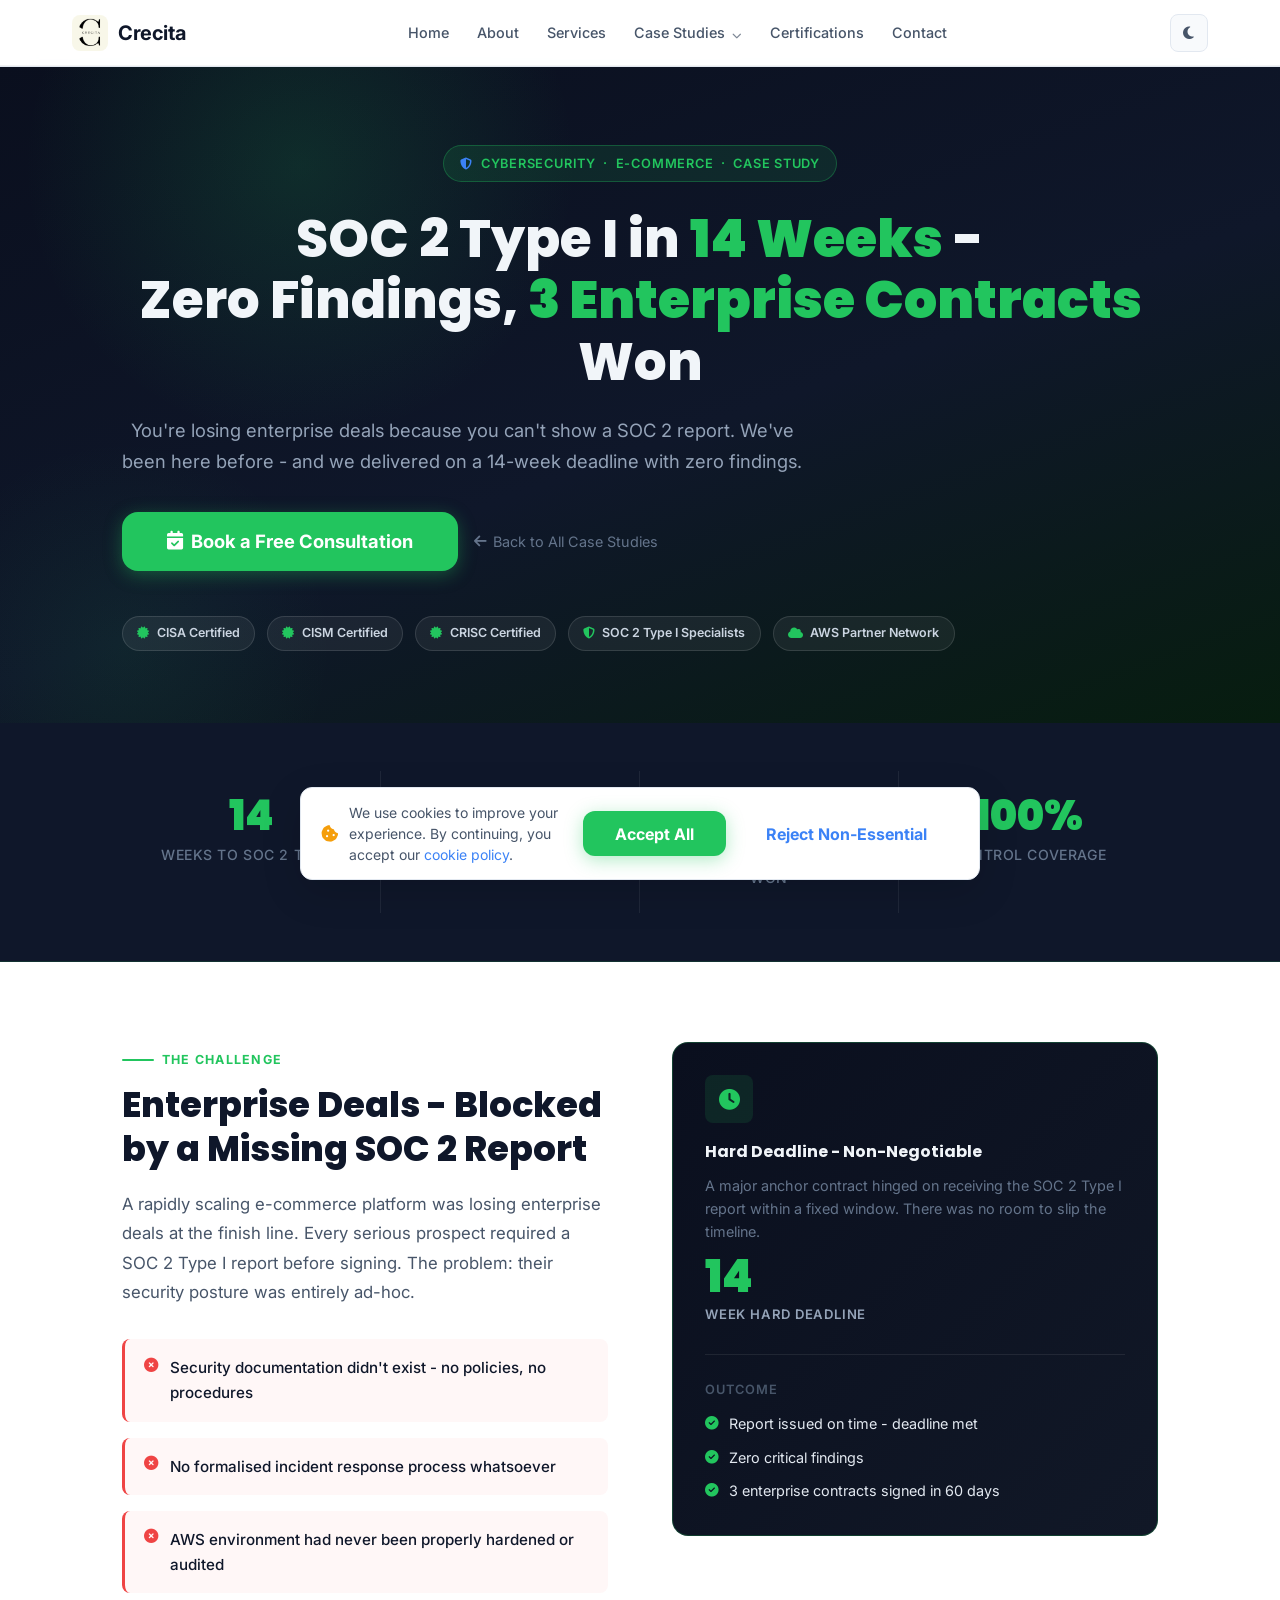
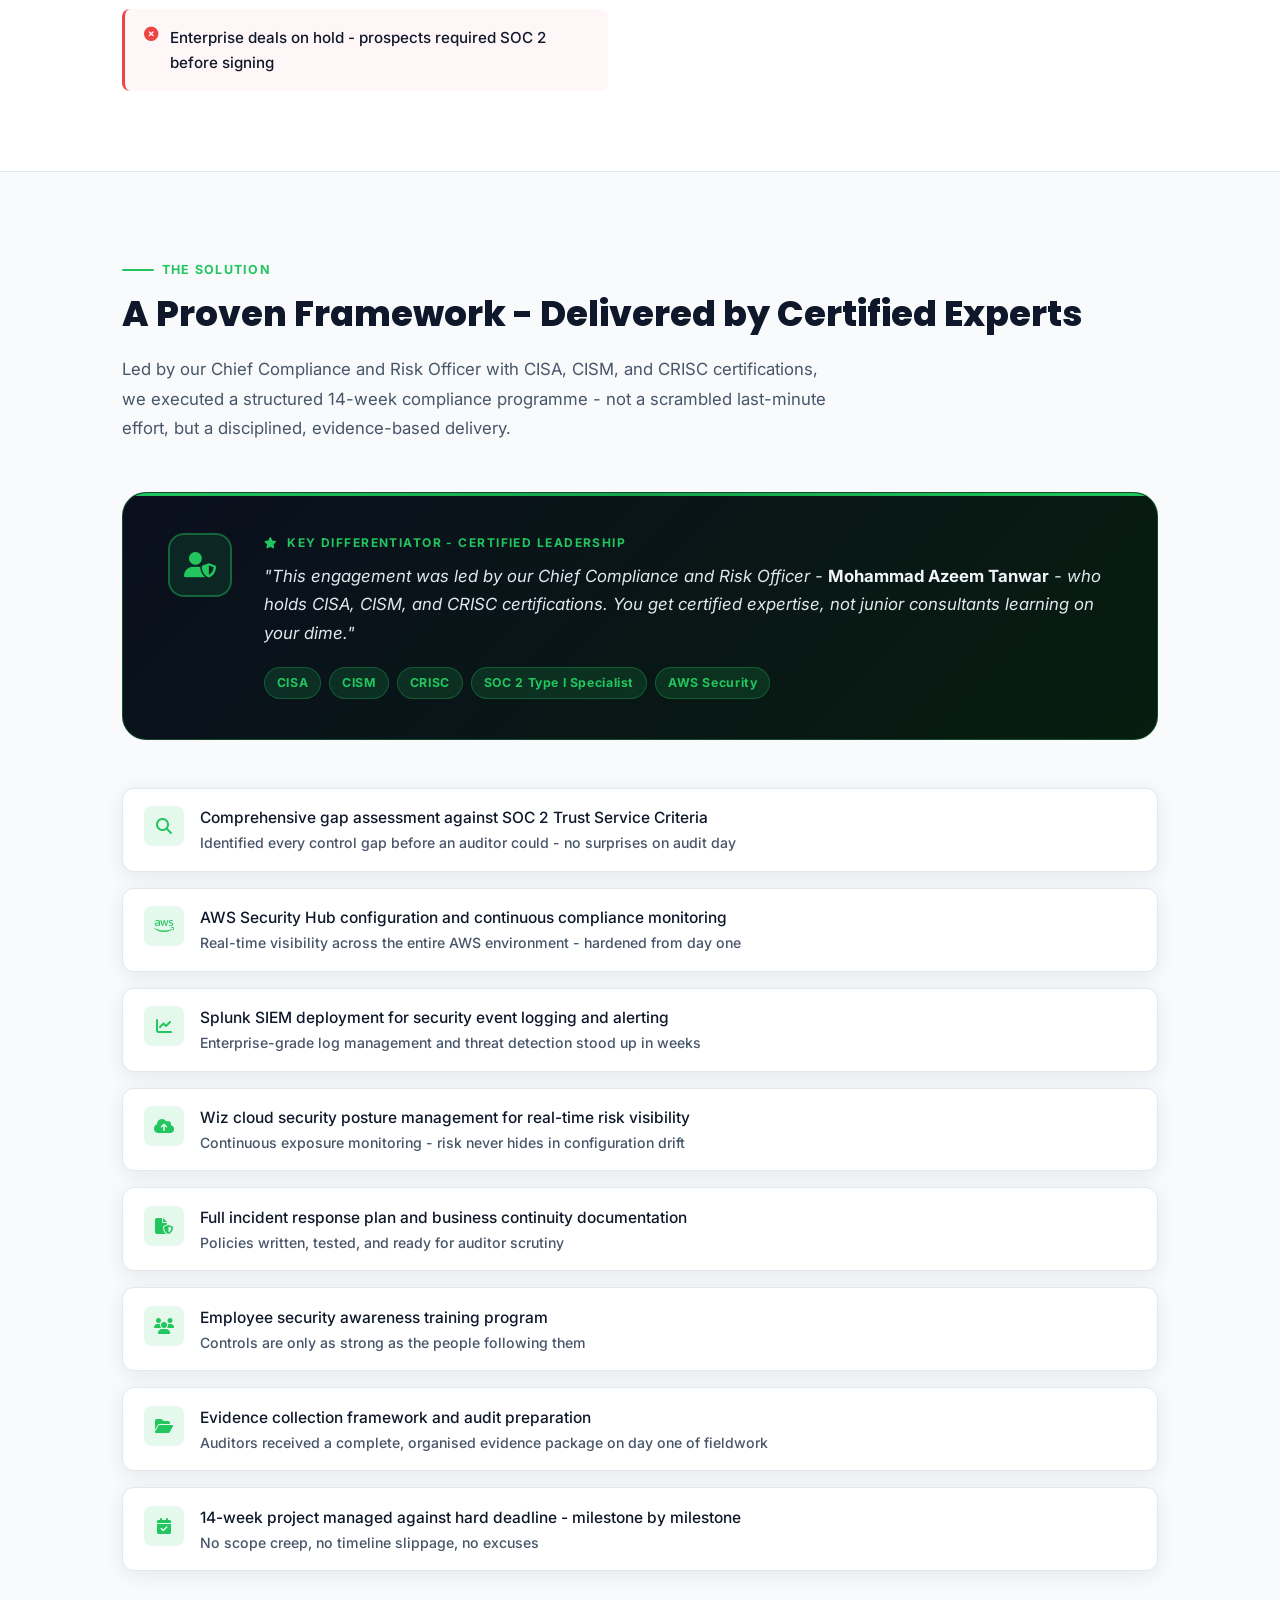
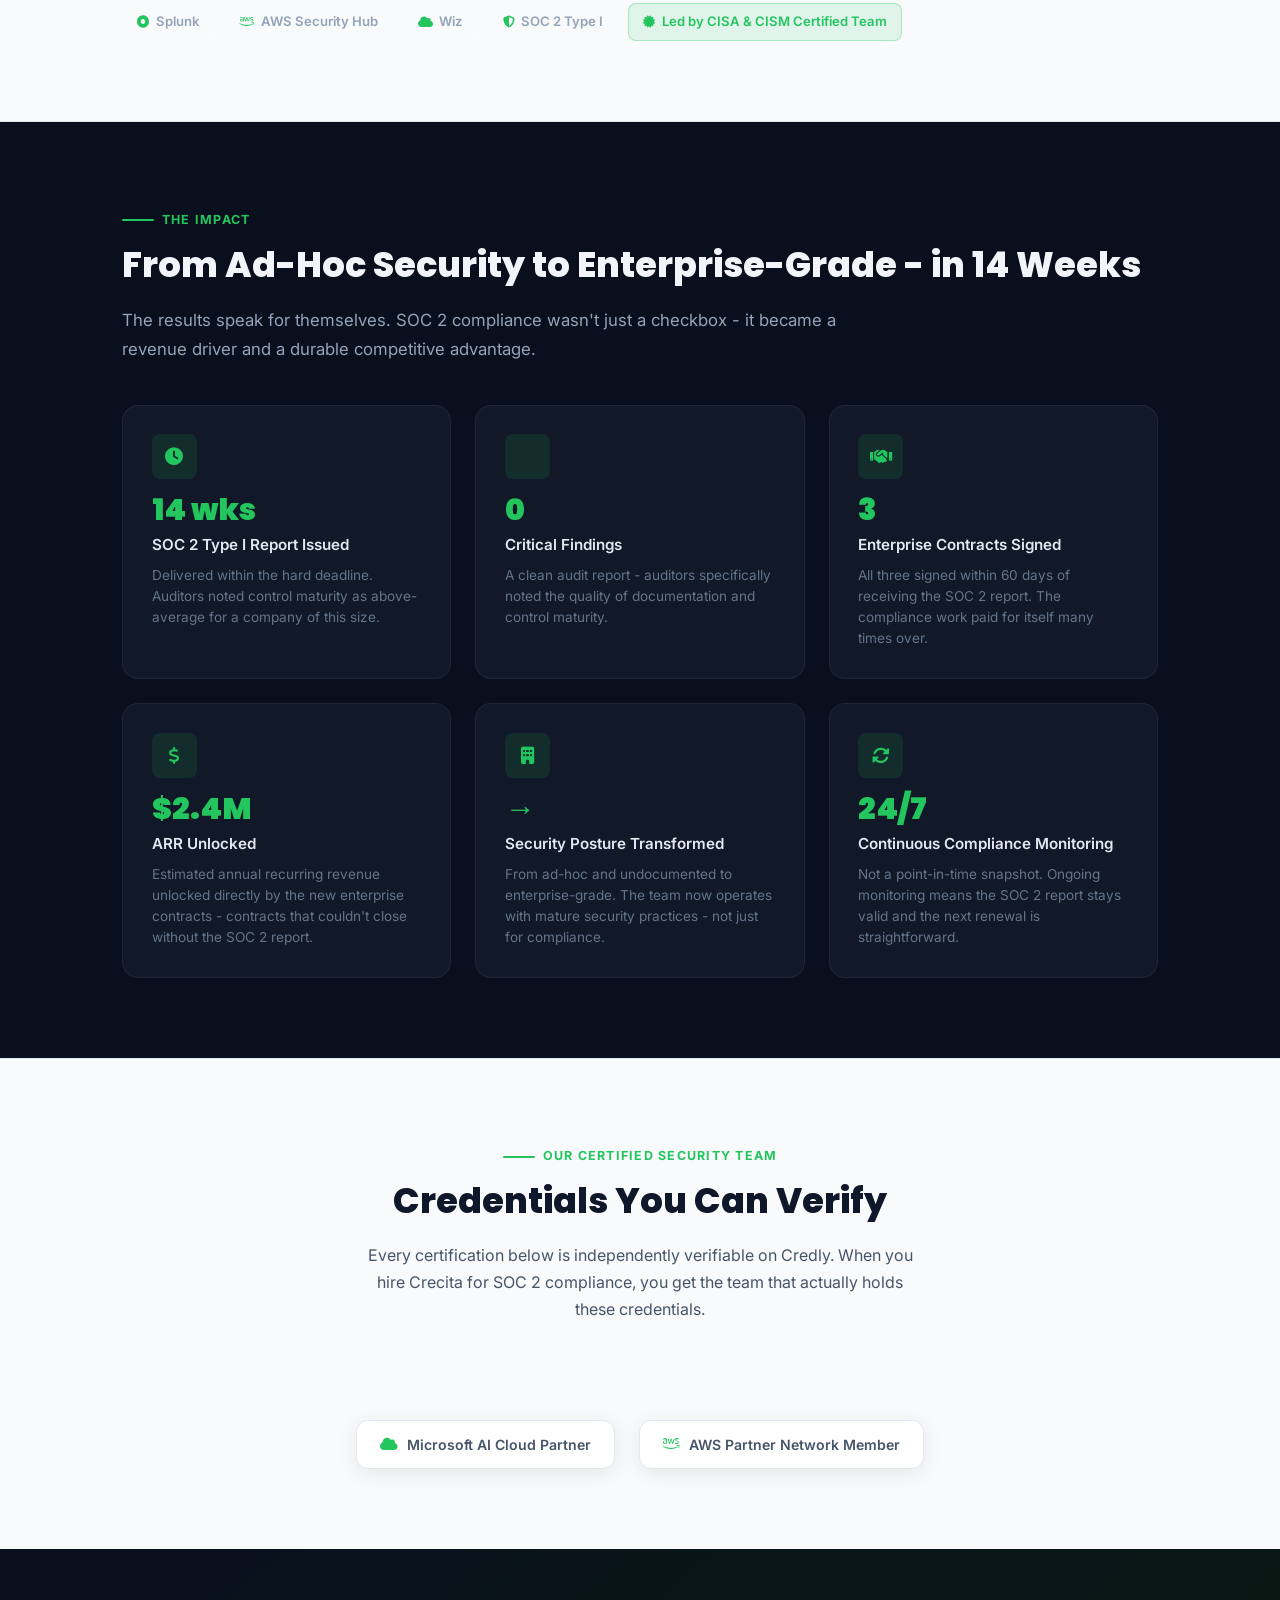
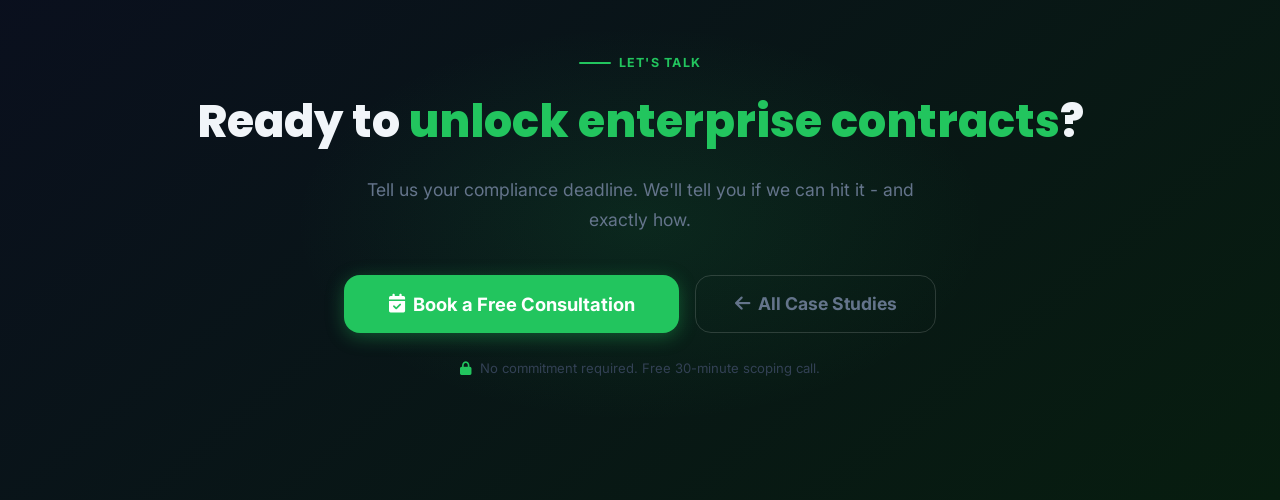
<file: case-studies/ecommerce-soc2.html>
<!DOCTYPE html>
<html lang="en">
<head>
  <meta charset="UTF-8" />
  <meta name="viewport" content="width=device-width, initial-scale=1.0" />
  <title>SOC 2 Type I in 14 Weeks - Zero Findings | Crecita</title>

  <!-- Open Graph -->
  <meta property="og:title"       content="SOC 2 Type I in 14 Weeks - Zero Findings, 3 Enterprise Contracts Won" />
  <meta property="og:description" content="CISA &amp; CISM certified team delivered SOC 2 Type I compliance in 14 weeks. Zero critical findings. 3 enterprise contracts won. Book a free consultation." />
  <meta property="og:type"        content="website" />

  <!-- Fonts -->
  <link rel="preconnect" href="https://fonts.googleapis.com" />
  <link rel="preconnect" href="https://fonts.gstatic.com" crossorigin />
  <link href="https://fonts.googleapis.com/css2?family=Inter:wght@400;500;600;700;800;900&family=Poppins:wght@600;700;800;900&display=swap" rel="stylesheet" />

  <!-- Font Awesome -->
  <link rel="stylesheet" href="https://cdnjs.cloudflare.com/ajax/libs/font-awesome/6.4.0/css/all.min.css" />

  <!-- Site stylesheet -->
  <link rel="stylesheet" href="../css/styles.css" />

  <style>
    /* ─── Page-level resets ─── */
    *, *::before, *::after { box-sizing: border-box; margin: 0; padding: 0; }

    :root {
      --green:        #22c55e;
      --green-dark:   #16a34a;
      --green-light:  rgba(34,197,94,0.12);
      --green-glow:   rgba(34,197,94,0.25);
      --bg-primary:   #ffffff;
      --bg-secondary: #f8fafc;
      --bg-dark:      #0a0f1e;
      --bg-dark-card: #111827;
      --text-primary: #0f172a;
      --text-secondary:#475569;
      --text-muted:   #94a3b8;
      --border:       #e2e8f0;
      --shadow:       0 4px 20px rgba(0,0,0,0.08);
      --shadow-lg:    0 12px 40px rgba(0,0,0,0.14);
      --radius-sm:    0.375rem;
      --radius-md:    0.5rem;
      --radius-lg:    0.75rem;
      --radius-xl:    1rem;
      --radius-2xl:   1.5rem;
    }

    html { font-size: 16px; scroll-behavior: smooth; -webkit-font-smoothing: antialiased; }

    body {
      font-family: 'Inter', -apple-system, BlinkMacSystemFont, 'Segoe UI', sans-serif;
      background: var(--bg-primary);
      color: var(--text-primary);
      line-height: 1.65;
    }

    img { max-width: 100%; display: block; }
    a   { text-decoration: none; color: inherit; }

    .container    { max-width: 1100px; margin: 0 auto; padding: 0 2rem; }
    .container-sm { max-width: 820px;  margin: 0 auto; padding: 0 2rem; }

    /* ─── Utility ─── */
    .green    { color: var(--green); }
    .sr-only  { position: absolute; width: 1px; height: 1px; overflow: hidden; clip: rect(0,0,0,0); }

    /* ─── Buttons ─── */
    .btn {
      display: inline-flex;
      align-items: center;
      gap: 0.5rem;
      padding: 0.9rem 2rem;
      border-radius: var(--radius-lg);
      font-weight: 700;
      font-size: 1rem;
      cursor: pointer;
      border: none;
      transition: all 0.2s ease;
      line-height: 1;
      white-space: nowrap;
    }
    .btn-primary {
      background: var(--green);
      color: #fff;
      box-shadow: 0 4px 18px rgba(34,197,94,0.35);
    }
    .btn-primary:hover {
      background: var(--green-dark);
      transform: translateY(-2px);
      box-shadow: 0 8px 28px rgba(34,197,94,0.45);
    }
    .btn-ghost {
      background: transparent;
      color: var(--text-secondary);
      border: 1.5px solid var(--border);
    }
    .btn-ghost:hover {
      border-color: var(--green);
      color: var(--green);
      background: var(--green-light);
    }
    .btn-lg { padding: 1.1rem 2.4rem; font-size: 1.1rem; border-radius: var(--radius-xl); }
    .btn-xl { padding: 1.25rem 2.8rem; font-size: 1.15rem; border-radius: var(--radius-xl); }

    /* ─── HERO ─── */
    .hero {
      background: linear-gradient(160deg, #0a0f1e 0%, #0f172a 55%, #071d0f 100%);
      color: #fff;
      padding: 5rem 0 4.5rem;
      position: relative;
      overflow: hidden;
    }
    .hero::before {
      content: '';
      position: absolute;
      top: -200px; right: -200px;
      width: 600px; height: 600px;
      background: radial-gradient(circle, rgba(34,197,94,0.15) 0%, transparent 65%);
      pointer-events: none;
    }
    .hero::after {
      content: '';
      position: absolute;
      bottom: -150px; left: -100px;
      width: 450px; height: 450px;
      background: radial-gradient(circle, rgba(34,197,94,0.08) 0%, transparent 65%);
      pointer-events: none;
    }
    .hero-inner { position: relative; z-index: 1; }

    .hero-badge {
      display: inline-flex;
      align-items: center;
      gap: 0.5rem;
      background: var(--green-light);
      border: 1px solid rgba(34,197,94,0.3);
      color: var(--green);
      font-size: 0.8rem;
      font-weight: 600;
      letter-spacing: 0.06em;
      text-transform: uppercase;
      padding: 0.45rem 1rem;
      border-radius: var(--radius-full, 9999px);
      margin-bottom: 1.6rem;
    }
    .hero-badge i { font-size: 0.75rem; }

    .hero h1 {
      font-family: 'Poppins', sans-serif;
      font-size: clamp(2rem, 5vw, 3.25rem);
      font-weight: 800;
      line-height: 1.18;
      margin-bottom: 1.4rem;
      color: #f1f5f9;
    }
    .hero h1 strong {
      color: var(--green);
      font-weight: 900;
    }

    .hero-sub {
      font-size: 1.15rem;
      color: #94a3b8;
      max-width: 680px;
      margin-bottom: 2.2rem;
      line-height: 1.7;
    }

    .hero-ctas {
      display: flex;
      flex-wrap: wrap;
      gap: 1rem;
      align-items: center;
    }

    .hero-back {
      color: #64748b;
      font-size: 0.9rem;
      display: inline-flex;
      align-items: center;
      gap: 0.4rem;
      transition: color 0.2s;
    }
    .hero-back:hover { color: var(--green); }

    /* Certified badge strip in hero */
    .hero-cert-strip {
      margin-top: 2.8rem;
      display: flex;
      flex-wrap: wrap;
      gap: 0.75rem;
      align-items: center;
    }
    .cert-pill {
      display: inline-flex;
      align-items: center;
      gap: 0.45rem;
      background: rgba(255,255,255,0.06);
      border: 1px solid rgba(255,255,255,0.12);
      color: #cbd5e1;
      font-size: 0.78rem;
      font-weight: 600;
      padding: 0.4rem 0.9rem;
      border-radius: 9999px;
    }
    .cert-pill i { color: var(--green); font-size: 0.75rem; }

    /* ─── METRICS STRIP ─── */
    .metrics {
      background: #0f172a;
      padding: 3rem 0;
      border-bottom: 1px solid rgba(34,197,94,0.15);
    }
    .metrics-grid {
      display: grid;
      grid-template-columns: repeat(4, 1fr);
      gap: 0;
    }
    .metric-item {
      text-align: center;
      padding: 1.5rem 1rem;
      border-right: 1px solid rgba(255,255,255,0.07);
      position: relative;
    }
    .metric-item:last-child { border-right: none; }
    .metric-num {
      font-family: 'Poppins', sans-serif;
      font-size: 2.6rem;
      font-weight: 900;
      color: var(--green);
      line-height: 1;
      margin-bottom: 0.4rem;
    }
    .metric-label {
      font-size: 0.88rem;
      color: #64748b;
      font-weight: 500;
      text-transform: uppercase;
      letter-spacing: 0.04em;
    }

    /* ─── SECTION GENERIC ─── */
    .section { padding: 5rem 0; }
    .section-alt {
      padding: 5rem 0;
      background: var(--bg-secondary);
      border-top: 1px solid var(--border);
      border-bottom: 1px solid var(--border);
    }
    .section-dark {
      padding: 5rem 0;
      background: #0a0f1e;
      color: #f1f5f9;
    }

    .section-label {
      display: inline-flex;
      align-items: center;
      gap: 0.5rem;
      font-size: 0.78rem;
      font-weight: 700;
      letter-spacing: 0.1em;
      text-transform: uppercase;
      color: var(--green);
      margin-bottom: 0.75rem;
    }
    .section-label::before {
      content: '';
      display: block;
      width: 2rem;
      height: 2px;
      background: var(--green);
      border-radius: 2px;
    }

    .section-heading {
      font-family: 'Poppins', sans-serif;
      font-size: clamp(1.6rem, 3.5vw, 2.2rem);
      font-weight: 800;
      line-height: 1.25;
      color: var(--text-primary);
      margin-bottom: 1.2rem;
    }
    .section-dark .section-heading { color: #f1f5f9; }

    .section-body {
      font-size: 1.05rem;
      color: var(--text-secondary);
      line-height: 1.75;
      max-width: 720px;
    }
    .section-dark .section-body { color: #94a3b8; }

    /* ─── CHALLENGE ─── */
    .challenge-layout {
      display: grid;
      grid-template-columns: 1fr 1fr;
      gap: 4rem;
      align-items: start;
    }
    .challenge-pain-points {
      list-style: none;
      display: flex;
      flex-direction: column;
      gap: 1rem;
      margin-top: 2rem;
    }
    .pain-item {
      display: flex;
      align-items: flex-start;
      gap: 0.75rem;
      padding: 1rem 1.2rem;
      background: #fff7f7;
      border-left: 3px solid #ef4444;
      border-radius: var(--radius-md);
    }
    .pain-item i {
      color: #ef4444;
      margin-top: 0.15rem;
      flex-shrink: 0;
      font-size: 0.9rem;
    }
    .pain-item span {
      font-size: 0.95rem;
      color: var(--text-primary);
      font-weight: 500;
    }
    .challenge-deadline-box {
      background: linear-gradient(135deg, #0a0f1e, #111827);
      border: 1px solid rgba(34,197,94,0.25);
      border-radius: var(--radius-xl);
      padding: 2rem;
      color: #f1f5f9;
    }
    .deadline-icon {
      width: 3rem; height: 3rem;
      background: var(--green-light);
      border-radius: var(--radius-md);
      display: flex;
      align-items: center;
      justify-content: center;
      margin-bottom: 1rem;
    }
    .deadline-icon i { color: var(--green); font-size: 1.3rem; }
    .deadline-title {
      font-family: 'Poppins', sans-serif;
      font-size: 1rem;
      font-weight: 700;
      color: #f1f5f9;
      margin-bottom: 0.5rem;
    }
    .deadline-text {
      font-size: 0.9rem;
      color: #64748b;
      line-height: 1.6;
    }
    .deadline-num {
      font-family: 'Poppins', sans-serif;
      font-size: 2.8rem;
      font-weight: 900;
      color: var(--green);
      line-height: 1;
      margin: 0.75rem 0 0.25rem;
    }
    .deadline-sub {
      font-size: 0.82rem;
      color: #94a3b8;
      text-transform: uppercase;
      letter-spacing: 0.06em;
      font-weight: 600;
    }

    /* ─── SOLUTION ─── */
    .solution-list {
      list-style: none;
      display: flex;
      flex-direction: column;
      gap: 1rem;
      margin-top: 2rem;
    }
    .solution-item {
      display: flex;
      align-items: flex-start;
      gap: 1rem;
      padding: 1.1rem 1.3rem;
      background: #fff;
      border: 1px solid var(--border);
      border-radius: var(--radius-lg);
      box-shadow: var(--shadow);
      transition: all 0.2s ease;
    }
    .solution-item:hover {
      border-color: var(--green);
      box-shadow: 0 4px 20px rgba(34,197,94,0.12);
      transform: translateX(4px);
    }
    .solution-icon {
      width: 2.5rem; height: 2.5rem;
      background: var(--green-light);
      border-radius: var(--radius-md);
      display: flex;
      align-items: center;
      justify-content: center;
      flex-shrink: 0;
    }
    .solution-icon i { color: var(--green); font-size: 1rem; }
    .solution-text { font-size: 0.97rem; color: var(--text-primary); font-weight: 500; line-height: 1.5; }
    .solution-text em { color: var(--text-secondary); font-style: normal; font-size: 0.88rem; display: block; margin-top: 0.15rem; }

    /* ─── DIFFERENTIATOR CALLOUT ─── */
    .differentiator {
      background: linear-gradient(135deg, #0a0f1e 0%, #071d0f 100%);
      border: 1px solid rgba(34,197,94,0.3);
      border-radius: var(--radius-2xl);
      padding: 2.5rem 2.8rem;
      position: relative;
      overflow: hidden;
      margin: 3rem 0;
    }
    .differentiator::before {
      content: '';
      position: absolute;
      top: 0; left: 0; right: 0;
      height: 3px;
      background: linear-gradient(90deg, var(--green), #16a34a, var(--green));
    }
    .differentiator-inner {
      display: flex;
      gap: 2rem;
      align-items: flex-start;
    }
    .diff-shield {
      width: 4rem; height: 4rem;
      background: var(--green-light);
      border: 2px solid rgba(34,197,94,0.4);
      border-radius: var(--radius-xl);
      display: flex;
      align-items: center;
      justify-content: center;
      flex-shrink: 0;
    }
    .diff-shield i { color: var(--green); font-size: 1.6rem; }
    .diff-content {}
    .diff-label {
      font-size: 0.75rem;
      font-weight: 700;
      letter-spacing: 0.12em;
      text-transform: uppercase;
      color: var(--green);
      margin-bottom: 0.6rem;
    }
    .diff-quote {
      font-size: 1.05rem;
      color: #e2e8f0;
      line-height: 1.7;
      font-style: italic;
    }
    .diff-quote strong { color: #f1f5f9; font-style: normal; }
    .diff-certs {
      display: flex;
      flex-wrap: wrap;
      gap: 0.5rem;
      margin-top: 1.2rem;
    }
    .cert-tag {
      background: rgba(34,197,94,0.15);
      border: 1px solid rgba(34,197,94,0.3);
      color: var(--green);
      font-size: 0.77rem;
      font-weight: 700;
      padding: 0.3rem 0.75rem;
      border-radius: 9999px;
      letter-spacing: 0.05em;
    }

    /* ─── IMPACT ─── */
    .impact-grid {
      display: grid;
      grid-template-columns: repeat(3, 1fr);
      gap: 1.5rem;
      margin-top: 2.5rem;
    }
    .impact-card {
      background: var(--bg-dark-card);
      border: 1px solid rgba(255,255,255,0.06);
      border-radius: var(--radius-xl);
      padding: 1.8rem;
      transition: all 0.2s ease;
    }
    .impact-card:hover {
      border-color: rgba(34,197,94,0.3);
      transform: translateY(-4px);
      box-shadow: 0 8px 30px rgba(34,197,94,0.12);
    }
    .impact-icon {
      width: 2.8rem; height: 2.8rem;
      background: var(--green-light);
      border-radius: var(--radius-md);
      display: flex;
      align-items: center;
      justify-content: center;
      margin-bottom: 1rem;
    }
    .impact-icon i { color: var(--green); font-size: 1.1rem; }
    .impact-stat {
      font-family: 'Poppins', sans-serif;
      font-size: 1.9rem;
      font-weight: 900;
      color: var(--green);
      line-height: 1;
      margin-bottom: 0.4rem;
    }
    .impact-title {
      font-size: 0.95rem;
      color: #e2e8f0;
      font-weight: 600;
      margin-bottom: 0.5rem;
    }
    .impact-detail {
      font-size: 0.85rem;
      color: #64748b;
      line-height: 1.55;
    }

    /* ─── TECH TAGS ─── */
    .tech-tags {
      display: flex;
      flex-wrap: wrap;
      gap: 0.6rem;
      margin-top: 2rem;
    }
    .tech-tag {
      display: inline-flex;
      align-items: center;
      gap: 0.4rem;
      background: rgba(255,255,255,0.05);
      border: 1px solid rgba(255,255,255,0.1);
      color: #94a3b8;
      font-size: 0.82rem;
      font-weight: 600;
      padding: 0.45rem 0.9rem;
      border-radius: var(--radius-md);
    }
    .tech-tag i { color: var(--green); font-size: 0.75rem; }
    .tech-tag.highlight {
      background: rgba(34,197,94,0.1);
      border-color: rgba(34,197,94,0.3);
      color: var(--green);
    }

    /* ─── TRUST SIGNALS ─── */
    .trust-section { padding: 5rem 0; background: var(--bg-secondary); border-top: 1px solid var(--border); }
    .trust-label-row {
      text-align: center;
      margin-bottom: 3rem;
    }
    .badges-row {
      display: flex;
      flex-wrap: wrap;
      justify-content: center;
      gap: 1.5rem;
      margin-bottom: 3rem;
    }
    .partner-row {
      display: flex;
      flex-wrap: wrap;
      justify-content: center;
      gap: 1.5rem;
    }
    .partner-pill {
      display: inline-flex;
      align-items: center;
      gap: 0.6rem;
      background: #fff;
      border: 1.5px solid var(--border);
      border-radius: var(--radius-lg);
      padding: 0.75rem 1.4rem;
      font-size: 0.88rem;
      font-weight: 600;
      color: var(--text-secondary);
      box-shadow: var(--shadow);
    }
    .partner-pill i { color: var(--green); }

    /* ─── FINAL CTA ─── */
    .final-cta {
      background: linear-gradient(140deg, #0a0f1e 0%, #071d0f 100%);
      padding: 6rem 0 5rem;
      text-align: center;
      position: relative;
      overflow: hidden;
    }
    .final-cta::before {
      content: '';
      position: absolute;
      top: 50%; left: 50%;
      transform: translate(-50%, -50%);
      width: 700px; height: 400px;
      background: radial-gradient(ellipse, rgba(34,197,94,0.1) 0%, transparent 70%);
      pointer-events: none;
    }
    .final-cta-inner { position: relative; z-index: 1; }
    .final-cta h2 {
      font-family: 'Poppins', sans-serif;
      font-size: clamp(1.8rem, 4vw, 2.8rem);
      font-weight: 800;
      color: #f1f5f9;
      margin-bottom: 1rem;
    }
    .final-cta h2 span { color: var(--green); }
    .final-cta p {
      font-size: 1.1rem;
      color: #64748b;
      max-width: 560px;
      margin: 0 auto 2.5rem;
      line-height: 1.7;
    }
    .final-cta-btns {
      display: flex;
      flex-wrap: wrap;
      justify-content: center;
      gap: 1rem;
    }

    /* ─── STICKY MOBILE CTA ─── */
    .sticky-cta {
      display: none;
      position: fixed;
      bottom: 0; left: 0; right: 0;
      background: var(--green);
      padding: 1rem;
      text-align: center;
      z-index: 999;
      box-shadow: 0 -4px 20px rgba(0,0,0,0.15);
    }
    .btn-sticky {
      color: white;
      text-decoration: none;
      font-weight: 700;
      font-size: 1rem;
      display: inline-flex;
      align-items: center;
      gap: 0.5rem;
    }
    @media (max-width: 768px) {
      .sticky-cta { display: block; }
      body { padding-bottom: 60px; }
    }

    /* ─── RESPONSIVE ─── */
    @media (max-width: 900px) {
      .metrics-grid { grid-template-columns: repeat(2, 1fr); }
      .metric-item:nth-child(2) { border-right: none; }
      .challenge-layout { grid-template-columns: 1fr; gap: 2rem; }
      .impact-grid { grid-template-columns: repeat(2, 1fr); }
      .differentiator-inner { flex-direction: column; gap: 1.2rem; }
    }
    @media (max-width: 620px) {
      .hero { padding: 3.5rem 0 3rem; }
      .metrics-grid { grid-template-columns: repeat(2, 1fr); }
      .impact-grid { grid-template-columns: 1fr; }
      .hero-ctas { flex-direction: column; align-items: flex-start; }
      .btn-xl { width: 100%; justify-content: center; }
      .differentiator { padding: 1.8rem; }
    }
  body { padding-top: 65px !important; }
  </style>
</head>
<body>

    <!-- Cookie Banner -->
    <div id="cookieBanner" class="cookie-banner">
        <div class="cookie-text"><i class="fas fa-cookie-bite"></i><p>We use cookies to improve your experience. By continuing, you accept our <a href="../privacy.html">cookie policy</a>.</p></div>
        <div class="cookie-btns">
            <button class="btn btn-primary btn-sm" onclick="setCookiePref('all')">Accept All</button>
            <button class="btn btn-secondary btn-sm" onclick="setCookiePref('essential')">Reject Non-Essential</button>
        </div>
    </div>

    <!-- Navigation -->
    <nav class="navbar" id="navbar">
        <div class="nav-container">
            <a href="../index.html" class="nav-brand"><img src="../assets/Crecita Logo.PNG" alt="Crecita" class="brand-logo"><span>Crecita</span></a>
            <ul class="nav-menu" id="navMenu">
                <li><a href="../index.html" class="nav-link">Home</a></li>
                <li><a href="../about.html" class="nav-link">About</a></li>
                <li><a href="../services.html" class="nav-link">Services</a></li>
                <li class="nav-dropdown">
                    <a href="../case-studies.html" class="nav-link active">Case Studies <i class="fas fa-chevron-down" style="font-size:0.6rem;margin-left:3px;opacity:0.7;"></i></a>
                    <ul class="dropdown-menu">
                        <li><a href="../case-studies.html">All Case Studies</a></li>
                        <li><a href="fintech-cicd.html">FinTech CI/CD Transformation</a></li>
                        <li><a href="healthcare-mlops.html">Healthcare MLOps Platform</a></li>
                        <li><a href="saas-aiops.html">SaaS AIOps Alert Reduction</a></li>
                        <li><a href="legaltech-llmops.html">LegalTech LLMOps Cost Reduction</a></li>
                        <li><a href="ecommerce-soc2.html">E-commerce SOC 2 Compliance</a></li>
                    </ul>
                </li>
                <li><a href="../certifications.html" class="nav-link">Certifications</a></li>
                <li><a href="../contact.html" class="nav-link">Contact</a></li>
            </ul>
            <div class="nav-controls">
                <button class="theme-toggle" id="themeToggle" aria-label="Toggle theme"><i class="fas fa-moon"></i></button>
                <button class="mobile-toggle" id="mobileToggle" aria-label="Menu"><span></span><span></span><span></span></button>
            </div>
        </div>
    </nav>

  <!-- ════════════════════════════════════════════
       HERO
  ════════════════════════════════════════════ -->
  <section class="hero">
    <div class="container hero-inner">

      <span class="hero-badge">
        <i class="fas fa-shield-halved"></i>
        CyberSecurity &nbsp;·&nbsp; E-commerce &nbsp;·&nbsp; Case Study
      </span>

      <h1>
        SOC 2 Type I in <strong>14 Weeks</strong> -<br>
        Zero Findings, <strong>3 Enterprise Contracts</strong> Won
      </h1>

      <p class="hero-sub">
        You're losing enterprise deals because you can't show a SOC 2 report. We've been here before - and we delivered on a 14-week deadline with zero findings.
      </p>

      <div class="hero-ctas">
        <a href="../contact.html" class="btn btn-primary btn-xl">
          <i class="fas fa-calendar-check"></i>
          Book a Free Consultation
        </a>
        <a href="../case-studies.html" class="hero-back">
          <i class="fas fa-arrow-left"></i>
          Back to All Case Studies
        </a>
      </div>

      <div class="hero-cert-strip">
        <span class="cert-pill"><i class="fas fa-certificate"></i> CISA Certified</span>
        <span class="cert-pill"><i class="fas fa-certificate"></i> CISM Certified</span>
        <span class="cert-pill"><i class="fas fa-certificate"></i> CRISC Certified</span>
        <span class="cert-pill"><i class="fas fa-shield-halved"></i> SOC 2 Type I Specialists</span>
        <span class="cert-pill"><i class="fas fa-cloud"></i> AWS Partner Network</span>
      </div>

    </div>
  </section>

  <!-- ════════════════════════════════════════════
       METRICS STRIP
  ════════════════════════════════════════════ -->
  <section class="metrics" aria-label="Key results">
    <div class="container">
      <div class="metrics-grid">
        <div class="metric-item">
          <div class="metric-num">14</div>
          <div class="metric-label">Weeks to SOC 2 Type I</div>
        </div>
        <div class="metric-item">
          <div class="metric-num">0</div>
          <div class="metric-label">Critical Audit Findings</div>
        </div>
        <div class="metric-item">
          <div class="metric-num">3</div>
          <div class="metric-label">Enterprise Contracts Won</div>
        </div>
        <div class="metric-item">
          <div class="metric-num">100%</div>
          <div class="metric-label">Control Coverage</div>
        </div>
      </div>
    </div>
  </section>

  <!-- ════════════════════════════════════════════
       CHALLENGE
  ════════════════════════════════════════════ -->
  <section class="section">
    <div class="container">
      <div class="challenge-layout">

        <div>
          <div class="section-label">The Challenge</div>
          <h2 class="section-heading">Enterprise Deals - Blocked by a Missing SOC 2 Report</h2>
          <p class="section-body">
            A rapidly scaling e-commerce platform was losing enterprise deals at the finish line. Every serious prospect required a SOC 2 Type I report before signing. The problem: their security posture was entirely ad-hoc.
          </p>

          <ul class="challenge-pain-points">
            <li class="pain-item">
              <i class="fas fa-times-circle"></i>
              <span>Security documentation didn't exist - no policies, no procedures</span>
            </li>
            <li class="pain-item">
              <i class="fas fa-times-circle"></i>
              <span>No formalised incident response process whatsoever</span>
            </li>
            <li class="pain-item">
              <i class="fas fa-times-circle"></i>
              <span>AWS environment had never been properly hardened or audited</span>
            </li>
            <li class="pain-item">
              <i class="fas fa-times-circle"></i>
              <span>Enterprise deals on hold - prospects required SOC 2 before signing</span>
            </li>
          </ul>
        </div>

        <div>
          <div class="challenge-deadline-box">
            <div class="deadline-icon"><i class="fas fa-clock"></i></div>
            <div class="deadline-title">Hard Deadline - Non-Negotiable</div>
            <div class="deadline-text">
              A major anchor contract hinged on receiving the SOC 2 Type I report within a fixed window. There was no room to slip the timeline.
            </div>
            <div class="deadline-num">14</div>
            <div class="deadline-sub">Week Hard Deadline</div>

            <div style="margin-top: 1.8rem; padding-top: 1.5rem; border-top: 1px solid rgba(255,255,255,0.08);">
              <div style="font-size: 0.8rem; color: #475569; text-transform: uppercase; letter-spacing: 0.08em; font-weight: 600; margin-bottom: 0.75rem;">Outcome</div>
              <div style="display: flex; flex-direction: column; gap: 0.6rem;">
                <div style="display: flex; align-items: center; gap: 0.6rem; color: #e2e8f0; font-size: 0.9rem;">
                  <i class="fas fa-check-circle" style="color: var(--green); font-size: 0.85rem;"></i>
                  Report issued on time - deadline met
                </div>
                <div style="display: flex; align-items: center; gap: 0.6rem; color: #e2e8f0; font-size: 0.9rem;">
                  <i class="fas fa-check-circle" style="color: var(--green); font-size: 0.85rem;"></i>
                  Zero critical findings
                </div>
                <div style="display: flex; align-items: center; gap: 0.6rem; color: #e2e8f0; font-size: 0.9rem;">
                  <i class="fas fa-check-circle" style="color: var(--green); font-size: 0.85rem;"></i>
                  3 enterprise contracts signed in 60 days
                </div>
              </div>
            </div>
          </div>
        </div>

      </div>
    </div>
  </section>

  <!-- ════════════════════════════════════════════
       SOLUTION
  ════════════════════════════════════════════ -->
  <section class="section-alt">
    <div class="container">
      <div class="section-label">The Solution</div>
      <h2 class="section-heading">A Proven Framework - Delivered by Certified Experts</h2>
      <p class="section-body">
        Led by our Chief Compliance and Risk Officer with CISA, CISM, and CRISC certifications, we executed a structured 14-week compliance programme - not a scrambled last-minute effort, but a disciplined, evidence-based delivery.
      </p>

      <!-- Differentiator callout -->
      <div class="differentiator">
        <div class="differentiator-inner">
          <div class="diff-shield">
            <i class="fas fa-user-shield"></i>
          </div>
          <div class="diff-content">
            <div class="diff-label">
              <i class="fas fa-star" style="font-size:0.7rem;"></i>&nbsp; Key Differentiator - Certified Leadership
            </div>
            <div class="diff-quote">
              "This engagement was led by our Chief Compliance and Risk Officer - <strong>Mohammad Azeem Tanwar</strong> - who holds CISA, CISM, and CRISC certifications. You get certified expertise, not junior consultants learning on your dime."
            </div>
            <div class="diff-certs">
              <span class="cert-tag">CISA</span>
              <span class="cert-tag">CISM</span>
              <span class="cert-tag">CRISC</span>
              <span class="cert-tag">SOC 2 Type I Specialist</span>
              <span class="cert-tag">AWS Security</span>
            </div>
          </div>
        </div>
      </div>

      <ul class="solution-list">
        <li class="solution-item">
          <div class="solution-icon"><i class="fas fa-search"></i></div>
          <div class="solution-text">
            Comprehensive gap assessment against SOC 2 Trust Service Criteria
            <em>Identified every control gap before an auditor could - no surprises on audit day</em>
          </div>
        </li>
        <li class="solution-item">
          <div class="solution-icon"><i class="fab fa-aws"></i></div>
          <div class="solution-text">
            AWS Security Hub configuration and continuous compliance monitoring
            <em>Real-time visibility across the entire AWS environment - hardened from day one</em>
          </div>
        </li>
        <li class="solution-item">
          <div class="solution-icon"><i class="fas fa-chart-line"></i></div>
          <div class="solution-text">
            Splunk SIEM deployment for security event logging and alerting
            <em>Enterprise-grade log management and threat detection stood up in weeks</em>
          </div>
        </li>
        <li class="solution-item">
          <div class="solution-icon"><i class="fas fa-cloud-upload-alt"></i></div>
          <div class="solution-text">
            Wiz cloud security posture management for real-time risk visibility
            <em>Continuous exposure monitoring - risk never hides in configuration drift</em>
          </div>
        </li>
        <li class="solution-item">
          <div class="solution-icon"><i class="fas fa-file-shield"></i></div>
          <div class="solution-text">
            Full incident response plan and business continuity documentation
            <em>Policies written, tested, and ready for auditor scrutiny</em>
          </div>
        </li>
        <li class="solution-item">
          <div class="solution-icon"><i class="fas fa-users"></i></div>
          <div class="solution-text">
            Employee security awareness training program
            <em>Controls are only as strong as the people following them</em>
          </div>
        </li>
        <li class="solution-item">
          <div class="solution-icon"><i class="fas fa-folder-open"></i></div>
          <div class="solution-text">
            Evidence collection framework and audit preparation
            <em>Auditors received a complete, organised evidence package on day one of fieldwork</em>
          </div>
        </li>
        <li class="solution-item">
          <div class="solution-icon"><i class="fas fa-calendar-check"></i></div>
          <div class="solution-text">
            14-week project managed against hard deadline - milestone by milestone
            <em>No scope creep, no timeline slippage, no excuses</em>
          </div>
        </li>
      </ul>

      <!-- Tech Tags -->
      <div class="tech-tags">
        <span class="tech-tag"><i class="fas fa-circle-dot"></i> Splunk</span>
        <span class="tech-tag"><i class="fab fa-aws"></i> AWS Security Hub</span>
        <span class="tech-tag"><i class="fas fa-cloud"></i> Wiz</span>
        <span class="tech-tag"><i class="fas fa-shield-halved"></i> SOC 2 Type I</span>
        <span class="tech-tag highlight"><i class="fas fa-certificate"></i> Led by CISA &amp; CISM Certified Team</span>
      </div>
    </div>
  </section>

  <!-- ════════════════════════════════════════════
       IMPACT
  ════════════════════════════════════════════ -->
  <section class="section-dark">
    <div class="container">
      <div class="section-label">The Impact</div>
      <h2 class="section-heading">From Ad-Hoc Security to Enterprise-Grade - in 14 Weeks</h2>
      <p class="section-body">
        The results speak for themselves. SOC 2 compliance wasn't just a checkbox - it became a revenue driver and a durable competitive advantage.
      </p>

      <div class="impact-grid">
        <div class="impact-card">
          <div class="impact-icon"><i class="fas fa-clock"></i></div>
          <div class="impact-stat">14 wks</div>
          <div class="impact-title">SOC 2 Type I Report Issued</div>
          <div class="impact-detail">Delivered within the hard deadline. Auditors noted control maturity as above-average for a company of this size.</div>
        </div>
        <div class="impact-card">
          <div class="impact-icon"><i class="fas fa-shield-check"></i></div>
          <div class="impact-stat">0</div>
          <div class="impact-title">Critical Findings</div>
          <div class="impact-detail">A clean audit report - auditors specifically noted the quality of documentation and control maturity.</div>
        </div>
        <div class="impact-card">
          <div class="impact-icon"><i class="fas fa-handshake"></i></div>
          <div class="impact-stat">3</div>
          <div class="impact-title">Enterprise Contracts Signed</div>
          <div class="impact-detail">All three signed within 60 days of receiving the SOC 2 report. The compliance work paid for itself many times over.</div>
        </div>
        <div class="impact-card">
          <div class="impact-icon"><i class="fas fa-dollar-sign"></i></div>
          <div class="impact-stat">$2.4M</div>
          <div class="impact-title">ARR Unlocked</div>
          <div class="impact-detail">Estimated annual recurring revenue unlocked directly by the new enterprise contracts - contracts that couldn't close without the SOC 2 report.</div>
        </div>
        <div class="impact-card">
          <div class="impact-icon"><i class="fas fa-building"></i></div>
          <div class="impact-stat">→</div>
          <div class="impact-title">Security Posture Transformed</div>
          <div class="impact-detail">From ad-hoc and undocumented to enterprise-grade. The team now operates with mature security practices - not just for compliance.</div>
        </div>
        <div class="impact-card">
          <div class="impact-icon"><i class="fas fa-rotate"></i></div>
          <div class="impact-stat">24/7</div>
          <div class="impact-title">Continuous Compliance Monitoring</div>
          <div class="impact-detail">Not a point-in-time snapshot. Ongoing monitoring means the SOC 2 report stays valid and the next renewal is straightforward.</div>
        </div>
      </div>
    </div>
  </section>

  <!-- ════════════════════════════════════════════
       TRUST SIGNALS - Credly Badges
  ════════════════════════════════════════════ -->
  <section class="trust-section">
    <div class="container">
      <div class="trust-label-row">
        <div class="section-label" style="justify-content: center;">
          Our Certified Security Team
        </div>
        <h2 class="section-heading" style="text-align: center;">Credentials You Can Verify</h2>
        <p style="text-align: center; color: var(--text-secondary); font-size: 1rem; max-width: 560px; margin: 0.75rem auto 0; line-height: 1.7;">
          Every certification below is independently verifiable on Credly. When you hire Crecita for SOC 2 compliance, you get the team that actually holds these credentials.
        </p>
      </div>

      <div class="badges-row">
        <div data-iframe-width="150" data-iframe-height="270"
             data-share-badge-id="16f19ee8-725c-4b36-9df9-a9cfceda6adf"
             data-share-badge-host="https://www.credly.com"></div>
        <div data-iframe-width="150" data-iframe-height="270"
             data-share-badge-id="01b52b0d-c0fc-46f1-91db-a2e851aa6cfd"
             data-share-badge-host="https://www.credly.com"></div>
        <div data-iframe-width="150" data-iframe-height="270"
             data-share-badge-id="9f398e1b-fe26-4043-954e-32421f729940"
             data-share-badge-host="https://www.credly.com"></div>
        <div data-iframe-width="150" data-iframe-height="270"
             data-share-badge-id="f2314822-b40e-4b27-bd9b-766f6761ed4f"
             data-share-badge-host="https://www.credly.com"></div>
        <div data-iframe-width="150" data-iframe-height="270"
             data-share-badge-id="22e8b17e-f759-46a9-a41c-77a123aeaad2"
             data-share-badge-host="https://www.credly.com"></div>
      </div>

      <div class="partner-row">
        <div class="partner-pill">
          <i class="fas fa-cloud"></i>
          Microsoft AI Cloud Partner
        </div>
        <div class="partner-pill">
          <i class="fab fa-aws"></i>
          AWS Partner Network Member
        </div>
      </div>
    </div>
  </section>

  <!-- ════════════════════════════════════════════
       FINAL CTA
  ════════════════════════════════════════════ -->
  <section class="final-cta">
    <div class="container final-cta-inner">
      <div class="section-label" style="justify-content: center; color: var(--green);">
        Let's Talk
      </div>
      <h2>Ready to <span>unlock enterprise contracts</span>?</h2>
      <p>
        Tell us your compliance deadline. We'll tell you if we can hit it - and exactly how.
      </p>
      <div class="final-cta-btns">
        <a href="../contact.html" class="btn btn-primary btn-xl">
          <i class="fas fa-calendar-check"></i>
          Book a Free Consultation
        </a>
        <a href="../case-studies.html" class="btn btn-ghost btn-lg" style="border-color: rgba(255,255,255,0.15); color: #64748b;">
          <i class="fas fa-arrow-left"></i>
          All Case Studies
        </a>
      </div>
      <p style="margin-top: 1.5rem; font-size: 0.82rem; color: #334155;">
        <i class="fas fa-lock" style="color: var(--green); margin-right: 0.3rem;"></i>
        No commitment required. Free 30-minute scoping call.
      </p>
    </div>
  </section>

  <!-- ════════════════════════════════════════════
       STICKY MOBILE CTA
  ════════════════════════════════════════════ -->
  <div class="sticky-cta" role="complementary" aria-label="Mobile call to action">
    <a href="../contact.html" class="btn-sticky">
      <i class="fas fa-calendar-check"></i>
      Book a Free Consultation
    </a>
  </div>

  <script src="../js/app.js"></script>
  <script>
      (function(){ if(!localStorage.getItem('cookiePref')){ var b=document.getElementById('cookieBanner'); if(b) b.style.display='flex'; } })();
      function setCookiePref(pref){ localStorage.setItem('cookiePref',pref); var b=document.getElementById('cookieBanner'); if(b) b.style.display='none'; }
  </script>
  <!-- Credly embed script -->
  <script type="text/javascript" async src="//cdn.credly.com/assets/utilities/embed.js"></script>

</body>
</html>
</file>
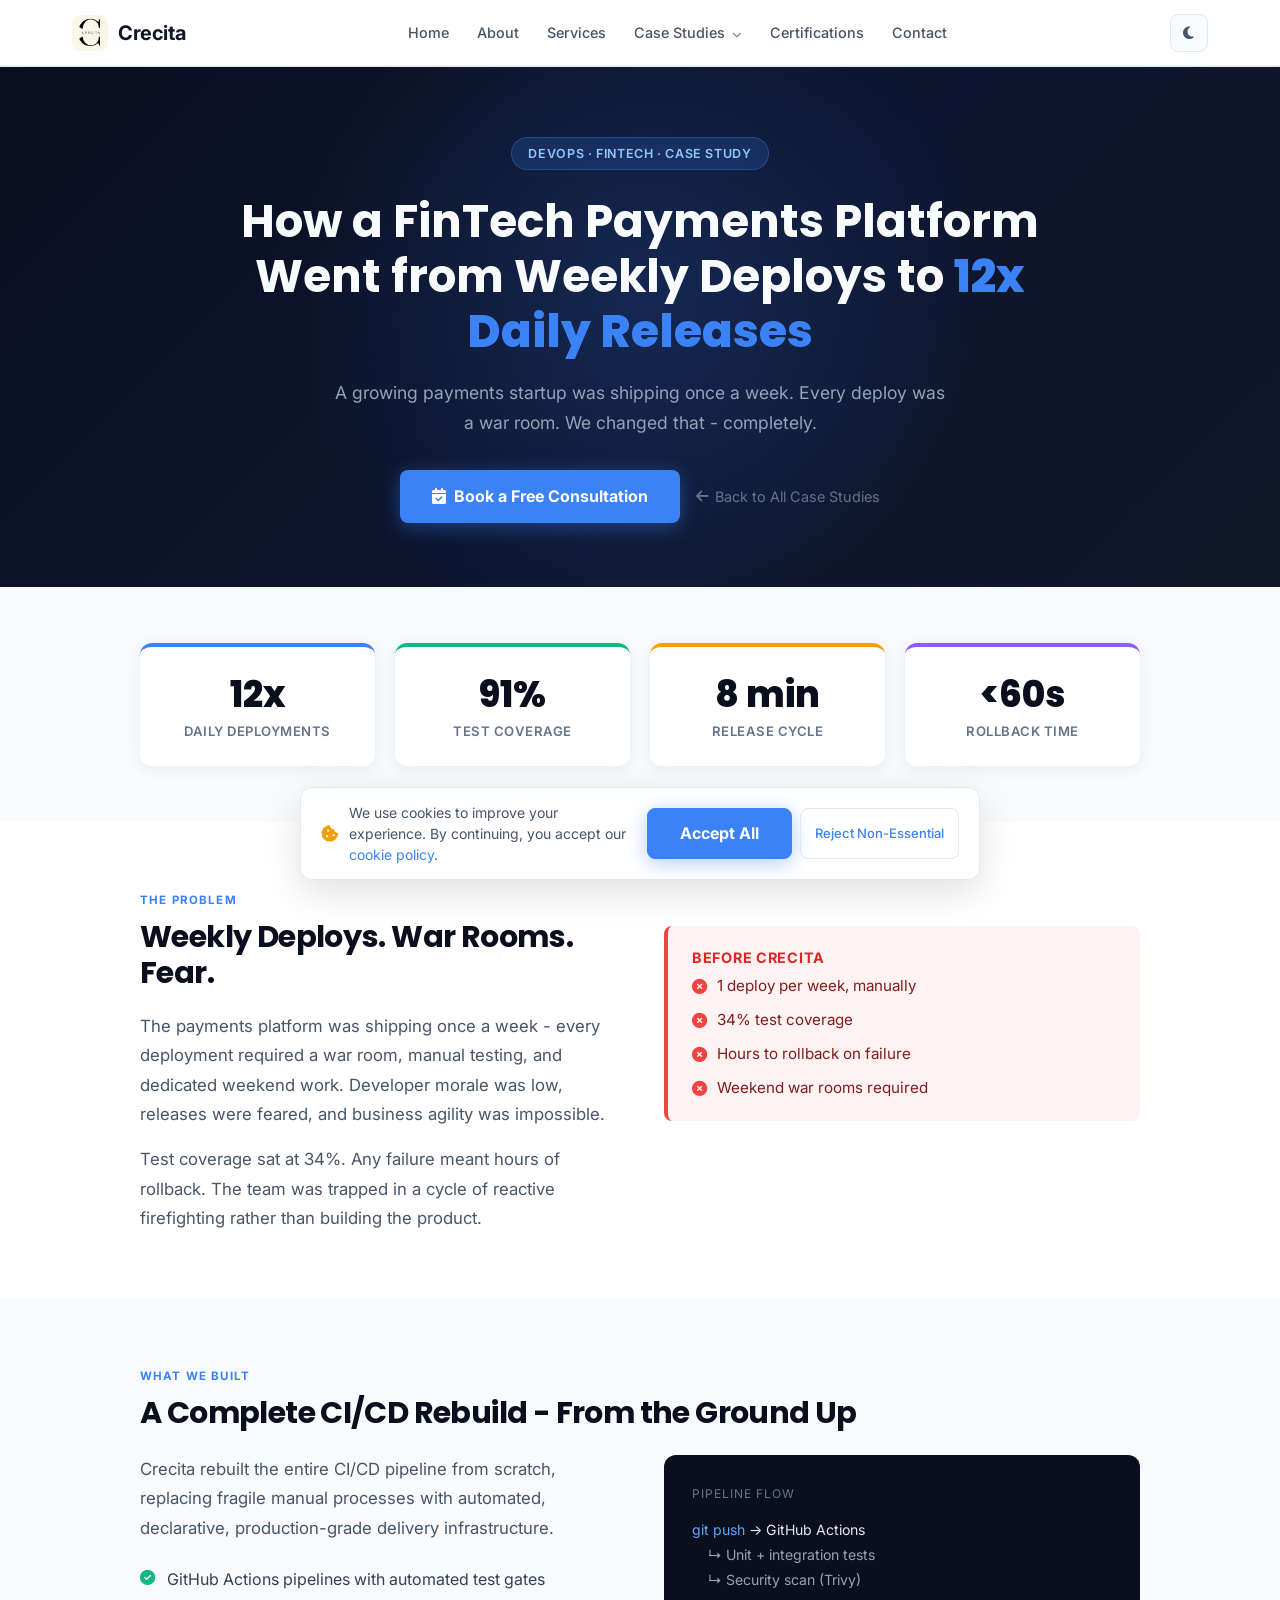
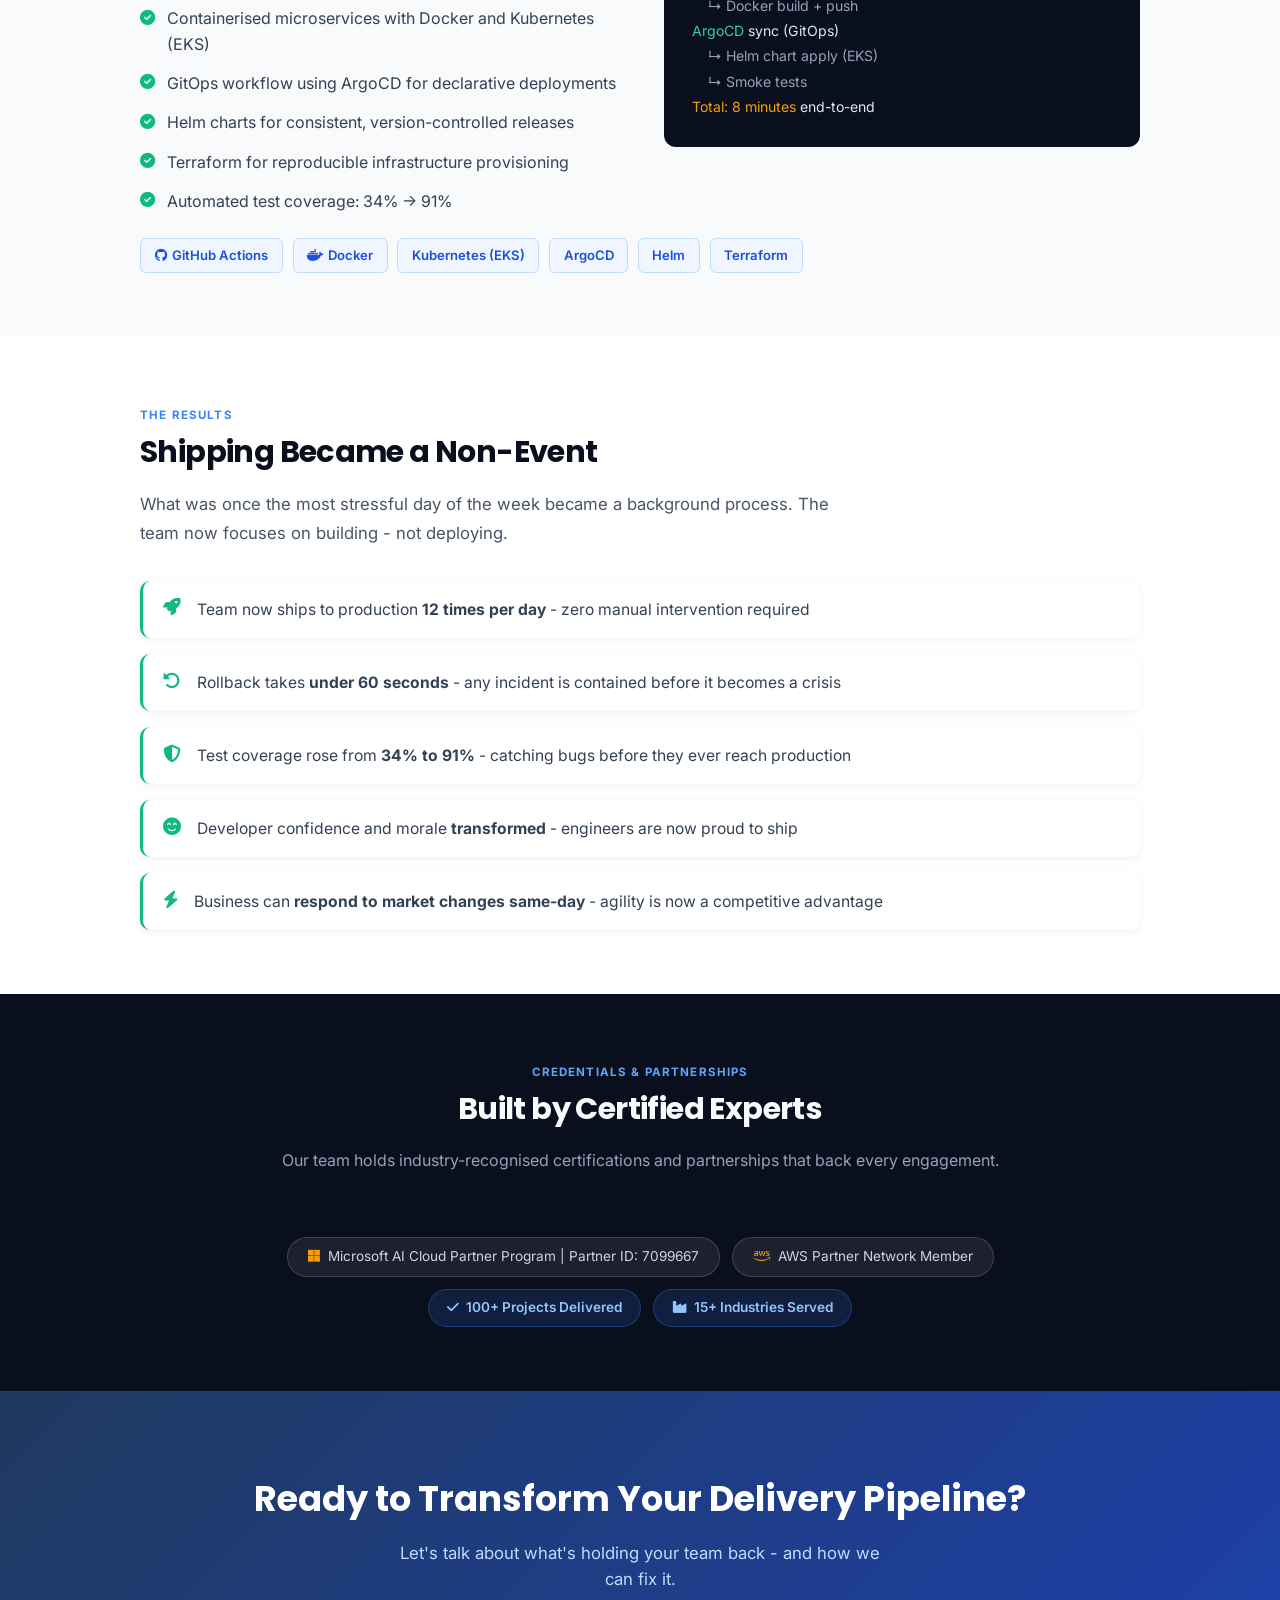
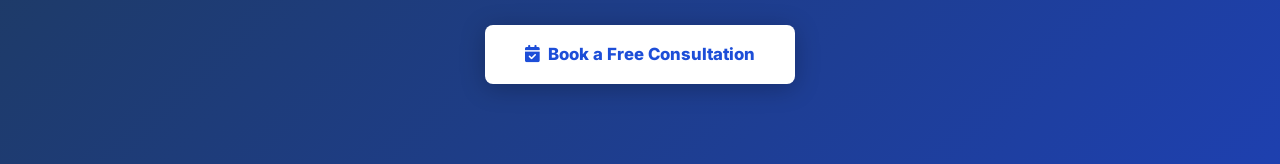
<file: case-studies/fintech-cicd.html>
<!DOCTYPE html>
<html lang="en">
<head>
    <meta charset="UTF-8">
    <meta name="viewport" content="width=device-width, initial-scale=1.0">
    <title>FinTech CI/CD Transformation - 12x Daily Releases | Crecita</title>
    <meta name="description" content="See how Crecita rebuilt a payments platform's CI/CD pipeline - 8-min releases, 91% test coverage, <60s rollback. Book a free consultation.">

    <!-- Open Graph -->
    <meta property="og:title" content="How a FinTech Platform Went from Weekly Deploys to 12x Daily Releases">
    <meta property="og:description" content="See how Crecita rebuilt a payments platform's CI/CD pipeline - 8-min releases, 91% test coverage, <60s rollback. Book a free consultation.">
    <meta property="og:url" content="https://crecita.com/case-studies/fintech-cicd.html">
    <meta property="og:type" content="website">

    <!-- Fonts & Icons -->
    <link rel="preconnect" href="https://fonts.googleapis.com">
    <link rel="preconnect" href="https://fonts.gstatic.com" crossorigin>
    <link href="https://fonts.googleapis.com/css2?family=Inter:wght@400;500;600;700;800&family=Poppins:wght@400;500;600;700&display=swap" rel="stylesheet">
    <link rel="stylesheet" href="https://cdnjs.cloudflare.com/ajax/libs/font-awesome/6.4.0/css/all.min.css">
    <link rel="stylesheet" href="../css/styles.css">

    <style>
        /* ── Reset & base ── */
        *, *::before, *::after { margin: 0; padding: 0; box-sizing: border-box; }
        html { scroll-behavior: smooth; }
        body {
            font-family: 'Inter', 'Poppins', sans-serif;
            background: #ffffff;
            color: #0f172a;
            line-height: 1.6;
        }

        /* ── Hero ── */
        .hero {
            background: linear-gradient(135deg, #0a0f1e 0%, #0d1530 55%, #111827 100%);
            padding: 4.5rem 1.5rem 4rem;
            text-align: center;
            position: relative;
            overflow: hidden;
        }
        .hero::before {
            content: '';
            position: absolute;
            top: -120px; left: 50%;
            transform: translateX(-50%);
            width: 700px; height: 700px;
            background: radial-gradient(circle, rgba(59,130,246,0.18) 0%, transparent 70%);
            pointer-events: none;
        }
        .hero-inner { position: relative; z-index: 1; max-width: 800px; margin: 0 auto; }

        .badge {
            display: inline-block;
            background: rgba(59,130,246,0.18);
            color: #93c5fd;
            border: 1px solid rgba(59,130,246,0.35);
            border-radius: 50px;
            padding: 0.35rem 1rem;
            font-size: 0.78rem;
            font-weight: 600;
            letter-spacing: 0.05em;
            text-transform: uppercase;
            margin-bottom: 1.5rem;
        }

        .hero h1 {
            font-family: 'Poppins', sans-serif;
            font-size: clamp(1.75rem, 4vw, 2.85rem);
            font-weight: 700;
            color: #f8fafc;
            line-height: 1.2;
            margin-bottom: 1.25rem;
        }
        .hero h1 strong {
            color: #3b82f6;
            font-weight: 800;
        }
        .hero-sub {
            font-size: 1.1rem;
            color: #94a3b8;
            max-width: 620px;
            margin: 0 auto 2rem;
            line-height: 1.7;
        }
        .hero-actions { display: flex; flex-wrap: wrap; gap: 1rem; justify-content: center; align-items: center; }

        .btn-primary {
            display: inline-flex;
            align-items: center;
            gap: 0.5rem;
            background: #3b82f6;
            color: #fff;
            padding: 0.85rem 2rem;
            border-radius: 8px;
            font-weight: 700;
            font-size: 1rem;
            text-decoration: none;
            transition: background 0.2s, transform 0.15s, box-shadow 0.2s;
            box-shadow: 0 4px 20px rgba(59,130,246,0.4);
        }
        .btn-primary:hover {
            background: #2563eb;
            transform: translateY(-2px);
            box-shadow: 0 8px 28px rgba(59,130,246,0.5);
        }
        .link-back {
            color: #64748b;
            font-size: 0.9rem;
            text-decoration: none;
            display: inline-flex;
            align-items: center;
            gap: 0.35rem;
            transition: color 0.2s;
        }
        .link-back:hover { color: #94a3b8; }

        /* ── Metrics ── */
        .metrics-section {
            background: #f8fafc;
            padding: 3.5rem 1.5rem;
        }
        .section-inner { max-width: 1000px; margin: 0 auto; }
        .metrics-grid {
            display: grid;
            grid-template-columns: repeat(4, 1fr);
            gap: 1.25rem;
        }
        .metric-card {
            background: #fff;
            border-radius: 12px;
            padding: 1.75rem 1.25rem 1.5rem;
            text-align: center;
            box-shadow: 0 2px 16px rgba(0,0,0,0.07);
            border-top: 4px solid #3b82f6;
            transition: transform 0.2s, box-shadow 0.2s;
        }
        .metric-card:nth-child(2) { border-top-color: #10b981; }
        .metric-card:nth-child(3) { border-top-color: #f59e0b; }
        .metric-card:nth-child(4) { border-top-color: #8b5cf6; }
        .metric-card:hover { transform: translateY(-4px); box-shadow: 0 8px 28px rgba(0,0,0,0.11); }
        .metric-value {
            font-family: 'Poppins', sans-serif;
            font-size: clamp(1.6rem, 3.5vw, 2.25rem);
            font-weight: 800;
            color: #0a0f1e;
            line-height: 1.1;
            margin-bottom: 0.4rem;
        }
        .metric-label {
            font-size: 0.82rem;
            color: #64748b;
            font-weight: 600;
            text-transform: uppercase;
            letter-spacing: 0.04em;
        }

        /* ── Content sections ── */
        .content-section {
            padding: 4rem 1.5rem;
        }
        .content-section.alt { background: #f8fafc; }
        .section-label {
            display: inline-block;
            font-size: 0.72rem;
            font-weight: 700;
            text-transform: uppercase;
            letter-spacing: 0.1em;
            color: #3b82f6;
            margin-bottom: 0.6rem;
        }
        .section-title {
            font-family: 'Poppins', sans-serif;
            font-size: clamp(1.4rem, 2.5vw, 1.9rem);
            font-weight: 700;
            color: #0a0f1e;
            margin-bottom: 1.25rem;
        }
        .content-text {
            font-size: 1.05rem;
            color: #475569;
            max-width: 720px;
            line-height: 1.75;
        }

        /* ── Two-col layout ── */
        .two-col {
            display: grid;
            grid-template-columns: 1fr 1fr;
            gap: 3rem;
            align-items: start;
        }

        /* ── Solution list ── */
        .solution-list {
            list-style: none;
            display: flex;
            flex-direction: column;
            gap: 0.85rem;
            margin-top: 0.5rem;
        }
        .solution-list li {
            display: flex;
            align-items: flex-start;
            gap: 0.75rem;
            font-size: 1rem;
            color: #334155;
        }
        .solution-list li i {
            color: #10b981;
            margin-top: 0.2rem;
            flex-shrink: 0;
            font-size: 0.95rem;
        }

        /* ── Impact list ── */
        .impact-list {
            list-style: none;
            display: flex;
            flex-direction: column;
            gap: 1rem;
        }
        .impact-item {
            display: flex;
            align-items: flex-start;
            gap: 1rem;
            background: #fff;
            border-radius: 10px;
            padding: 1rem 1.25rem;
            box-shadow: 0 2px 10px rgba(0,0,0,0.06);
            border-left: 3px solid #10b981;
        }
        .impact-item i {
            color: #10b981;
            font-size: 1.1rem;
            margin-top: 0.1rem;
            flex-shrink: 0;
        }
        .impact-item span { font-size: 0.98rem; color: #334155; }

        /* ── Tech stack ── */
        .tech-tags {
            display: flex;
            flex-wrap: wrap;
            gap: 0.6rem;
            margin-top: 1.5rem;
        }
        .tech-tag {
            background: #eff6ff;
            color: #1d4ed8;
            border: 1px solid #bfdbfe;
            border-radius: 6px;
            padding: 0.35rem 0.85rem;
            font-size: 0.82rem;
            font-weight: 600;
        }

        /* ── Trust signals ── */
        .trust-section {
            background: #0a0f1e;
            padding: 4rem 1.5rem;
            text-align: center;
        }
        .trust-section .section-title { color: #f8fafc; }
        .trust-section .section-label { color: #60a5fa; }

        .badges-row {
            display: flex;
            flex-wrap: wrap;
            justify-content: center;
            gap: 1.5rem;
            margin: 2rem 0;
        }

        .partner-chips {
            display: flex;
            flex-wrap: wrap;
            justify-content: center;
            gap: 0.75rem;
            margin-top: 1.5rem;
        }
        .partner-chip {
            background: rgba(255,255,255,0.08);
            border: 1px solid rgba(255,255,255,0.15);
            border-radius: 50px;
            padding: 0.5rem 1.25rem;
            font-size: 0.85rem;
            color: #cbd5e1;
            display: inline-flex;
            align-items: center;
            gap: 0.5rem;
        }
        .partner-chip i { color: #f59e0b; }

        .stats-chips {
            display: flex;
            flex-wrap: wrap;
            justify-content: center;
            gap: 0.75rem;
            margin-top: 0.75rem;
        }
        .stats-chip {
            background: rgba(59,130,246,0.15);
            border: 1px solid rgba(59,130,246,0.3);
            border-radius: 50px;
            padding: 0.45rem 1.15rem;
            font-size: 0.85rem;
            color: #93c5fd;
            font-weight: 600;
        }

        /* ── Final CTA section ── */
        .cta-section {
            padding: 5rem 1.5rem;
            text-align: center;
            background: linear-gradient(135deg, #1e3a5f 0%, #1e40af 100%);
        }
        .cta-section h2 {
            font-family: 'Poppins', sans-serif;
            font-size: clamp(1.5rem, 3vw, 2.2rem);
            font-weight: 700;
            color: #fff;
            margin-bottom: 0.75rem;
        }
        .cta-section p {
            color: #bfdbfe;
            font-size: 1.05rem;
            margin-bottom: 2rem;
            max-width: 500px;
            margin-left: auto;
            margin-right: auto;
        }
        .btn-cta-lg {
            display: inline-flex;
            align-items: center;
            gap: 0.5rem;
            background: #fff;
            color: #1d4ed8;
            padding: 1rem 2.5rem;
            border-radius: 8px;
            font-weight: 800;
            font-size: 1.05rem;
            text-decoration: none;
            box-shadow: 0 4px 24px rgba(0,0,0,0.25);
            transition: transform 0.15s, box-shadow 0.2s;
        }
        .btn-cta-lg:hover { transform: translateY(-2px); box-shadow: 0 8px 32px rgba(0,0,0,0.3); }

        /* ── Sticky mobile CTA ── */
        .sticky-cta {
            display: none;
            position: fixed;
            bottom: 0; left: 0; right: 0;
            background: #3b82f6;
            padding: 1rem;
            text-align: center;
            z-index: 999;
            box-shadow: 0 -4px 20px rgba(0,0,0,0.15);
        }
        .btn-sticky {
            color: white;
            text-decoration: none;
            font-weight: 700;
            font-size: 1rem;
            letter-spacing: 0.01em;
        }

        /* ── Responsive ── */
        @media (max-width: 900px) {
            .metrics-grid { grid-template-columns: repeat(2, 1fr); }
            .two-col { grid-template-columns: 1fr; gap: 2rem; }
        }
        @media (max-width: 768px) {
            .sticky-cta { display: block; }
            body { padding-bottom: 60px; }
            .hero { padding: 3.5rem 1.25rem 3rem; }
        }
        @media (max-width: 480px) {
            .metrics-grid { grid-template-columns: 1fr 1fr; }
        }
    </style>
    <style>body { padding-top: 65px !important; }</style>
</head>
<body>

    <!-- Cookie Banner -->
    <div id="cookieBanner" class="cookie-banner">
        <div class="cookie-text"><i class="fas fa-cookie-bite"></i><p>We use cookies to improve your experience. By continuing, you accept our <a href="../privacy.html">cookie policy</a>.</p></div>
        <div class="cookie-btns">
            <button class="btn btn-primary btn-sm" onclick="setCookiePref('all')">Accept All</button>
            <button class="btn btn-secondary btn-sm" onclick="setCookiePref('essential')">Reject Non-Essential</button>
        </div>
    </div>

    <!-- Navigation -->
    <nav class="navbar" id="navbar">
        <div class="nav-container">
            <a href="../index.html" class="nav-brand"><img src="../assets/Crecita Logo.PNG" alt="Crecita" class="brand-logo"><span>Crecita</span></a>
            <ul class="nav-menu" id="navMenu">
                <li><a href="../index.html" class="nav-link">Home</a></li>
                <li><a href="../about.html" class="nav-link">About</a></li>
                <li><a href="../services.html" class="nav-link">Services</a></li>
                <li class="nav-dropdown">
                    <a href="../case-studies.html" class="nav-link active">Case Studies <i class="fas fa-chevron-down" style="font-size:0.6rem;margin-left:3px;opacity:0.7;"></i></a>
                    <ul class="dropdown-menu">
                        <li><a href="../case-studies.html">All Case Studies</a></li>
                        <li><a href="fintech-cicd.html">FinTech CI/CD Transformation</a></li>
                        <li><a href="healthcare-mlops.html">Healthcare MLOps Platform</a></li>
                        <li><a href="saas-aiops.html">SaaS AIOps Alert Reduction</a></li>
                        <li><a href="legaltech-llmops.html">LegalTech LLMOps Cost Reduction</a></li>
                        <li><a href="ecommerce-soc2.html">E-commerce SOC 2 Compliance</a></li>
                    </ul>
                </li>
                <li><a href="../certifications.html" class="nav-link">Certifications</a></li>
                <li><a href="../contact.html" class="nav-link">Contact</a></li>
            </ul>
            <div class="nav-controls">
                <button class="theme-toggle" id="themeToggle" aria-label="Toggle theme"><i class="fas fa-moon"></i></button>
                <button class="mobile-toggle" id="mobileToggle" aria-label="Menu"><span></span><span></span><span></span></button>
            </div>
        </div>
    </nav>

<!-- ══════════════════════════════════════
     HERO
══════════════════════════════════════ -->
<section class="hero">
    <div class="hero-inner">
        <div class="badge">DevOps · FinTech · Case Study</div>
        <h1>How a FinTech Payments Platform Went from Weekly Deploys to <strong>12x Daily Releases</strong></h1>
        <p class="hero-sub">A growing payments startup was shipping once a week. Every deploy was a war room. We changed that - completely.</p>
        <div class="hero-actions">
            <a href="../contact.html" class="btn-primary">
                <i class="fas fa-calendar-check"></i> Book a Free Consultation
            </a>
            <a href="../case-studies.html" class="link-back">
                <i class="fas fa-arrow-left"></i> Back to All Case Studies
            </a>
        </div>
    </div>
</section>

<!-- ══════════════════════════════════════
     KEY METRICS
══════════════════════════════════════ -->
<section class="metrics-section">
    <div class="section-inner">
        <div class="metrics-grid">
            <div class="metric-card">
                <div class="metric-value">12x</div>
                <div class="metric-label">Daily Deployments</div>
            </div>
            <div class="metric-card">
                <div class="metric-value">91%</div>
                <div class="metric-label">Test Coverage</div>
            </div>
            <div class="metric-card">
                <div class="metric-value">8 min</div>
                <div class="metric-label">Release Cycle</div>
            </div>
            <div class="metric-card">
                <div class="metric-value">&lt;60s</div>
                <div class="metric-label">Rollback Time</div>
            </div>
        </div>
    </div>
</section>

<!-- ══════════════════════════════════════
     CHALLENGE
══════════════════════════════════════ -->
<section class="content-section">
    <div class="section-inner two-col">
        <div>
            <span class="section-label">The Problem</span>
            <h2 class="section-title">Weekly Deploys. War Rooms. Fear.</h2>
            <p class="content-text">
                The payments platform was shipping once a week - every deployment required a war room, manual testing, and dedicated weekend work. Developer morale was low, releases were feared, and business agility was impossible.
            </p>
            <p class="content-text" style="margin-top:1rem;">
                Test coverage sat at 34%. Any failure meant hours of rollback. The team was trapped in a cycle of reactive firefighting rather than building the product.
            </p>
        </div>
        <div style="display:flex; flex-direction:column; gap:1rem; padding-top:2.5rem;">
            <div style="background:#fef2f2; border-left:4px solid #ef4444; border-radius:8px; padding:1.25rem 1.5rem;">
                <div style="font-weight:700; color:#dc2626; margin-bottom:0.35rem; font-size:0.9rem; text-transform:uppercase; letter-spacing:0.05em;">Before Crecita</div>
                <ul style="list-style:none; display:flex; flex-direction:column; gap:0.6rem;">
                    <li style="display:flex; align-items:center; gap:0.6rem; color:#7f1d1d; font-size:0.95rem;"><i class="fas fa-times-circle" style="color:#ef4444;"></i> 1 deploy per week, manually</li>
                    <li style="display:flex; align-items:center; gap:0.6rem; color:#7f1d1d; font-size:0.95rem;"><i class="fas fa-times-circle" style="color:#ef4444;"></i> 34% test coverage</li>
                    <li style="display:flex; align-items:center; gap:0.6rem; color:#7f1d1d; font-size:0.95rem;"><i class="fas fa-times-circle" style="color:#ef4444;"></i> Hours to rollback on failure</li>
                    <li style="display:flex; align-items:center; gap:0.6rem; color:#7f1d1d; font-size:0.95rem;"><i class="fas fa-times-circle" style="color:#ef4444;"></i> Weekend war rooms required</li>
                </ul>
            </div>
        </div>
    </div>
</section>

<!-- ══════════════════════════════════════
     SOLUTION
══════════════════════════════════════ -->
<section class="content-section alt">
    <div class="section-inner">
        <span class="section-label">What We Built</span>
        <h2 class="section-title">A Complete CI/CD Rebuild - From the Ground Up</h2>
        <div class="two-col" style="margin-top:1.5rem;">
            <div>
                <p class="content-text">Crecita rebuilt the entire CI/CD pipeline from scratch, replacing fragile manual processes with automated, declarative, production-grade delivery infrastructure.</p>
                <ul class="solution-list" style="margin-top:1.5rem;">
                    <li><i class="fas fa-check-circle"></i> GitHub Actions pipelines with automated test gates</li>
                    <li><i class="fas fa-check-circle"></i> Containerised microservices with Docker and Kubernetes (EKS)</li>
                    <li><i class="fas fa-check-circle"></i> GitOps workflow using ArgoCD for declarative deployments</li>
                    <li><i class="fas fa-check-circle"></i> Helm charts for consistent, version-controlled releases</li>
                    <li><i class="fas fa-check-circle"></i> Terraform for reproducible infrastructure provisioning</li>
                    <li><i class="fas fa-check-circle"></i> Automated test coverage: 34% → 91%</li>
                </ul>
            </div>
            <div>
                <div style="background:#0a0f1e; border-radius:12px; padding:1.75rem; color:#e2e8f0; font-family:'Inter',monospace; font-size:0.88rem; line-height:1.8;">
                    <div style="color:#64748b; margin-bottom:0.75rem; font-size:0.75rem; text-transform:uppercase; letter-spacing:0.08em;">Pipeline Flow</div>
                    <div><span style="color:#60a5fa;">git push</span> → GitHub Actions</div>
                    <div style="margin-left:1rem; color:#94a3b8;">↳ Unit + integration tests</div>
                    <div style="margin-left:1rem; color:#94a3b8;">↳ Security scan (Trivy)</div>
                    <div style="margin-left:1rem; color:#94a3b8;">↳ Docker build + push</div>
                    <div><span style="color:#34d399;">ArgoCD</span> sync (GitOps)</div>
                    <div style="margin-left:1rem; color:#94a3b8;">↳ Helm chart apply (EKS)</div>
                    <div style="margin-left:1rem; color:#94a3b8;">↳ Smoke tests</div>
                    <div><span style="color:#f59e0b;">Total: 8 minutes</span> end-to-end</div>
                </div>
            </div>
        </div>
        <div class="tech-tags">
            <span class="tech-tag"><i class="fab fa-github" style="margin-right:0.3rem;"></i>GitHub Actions</span>
            <span class="tech-tag"><i class="fab fa-docker" style="margin-right:0.3rem;"></i>Docker</span>
            <span class="tech-tag">Kubernetes (EKS)</span>
            <span class="tech-tag">ArgoCD</span>
            <span class="tech-tag">Helm</span>
            <span class="tech-tag">Terraform</span>
        </div>
    </div>
</section>

<!-- ══════════════════════════════════════
     RESULTS
══════════════════════════════════════ -->
<section class="content-section">
    <div class="section-inner">
        <span class="section-label">The Results</span>
        <h2 class="section-title">Shipping Became a Non-Event</h2>
        <p class="content-text" style="margin-bottom:2rem;">What was once the most stressful day of the week became a background process. The team now focuses on building - not deploying.</p>
        <ul class="impact-list">
            <li class="impact-item">
                <i class="fas fa-rocket"></i>
                <span>Team now ships to production <strong>12 times per day</strong> - zero manual intervention required</span>
            </li>
            <li class="impact-item">
                <i class="fas fa-undo-alt"></i>
                <span>Rollback takes <strong>under 60 seconds</strong> - any incident is contained before it becomes a crisis</span>
            </li>
            <li class="impact-item">
                <i class="fas fa-shield-alt"></i>
                <span>Test coverage rose from <strong>34% to 91%</strong> - catching bugs before they ever reach production</span>
            </li>
            <li class="impact-item">
                <i class="fas fa-smile-beam"></i>
                <span>Developer confidence and morale <strong>transformed</strong> - engineers are now proud to ship</span>
            </li>
            <li class="impact-item">
                <i class="fas fa-bolt"></i>
                <span>Business can <strong>respond to market changes same-day</strong> - agility is now a competitive advantage</span>
            </li>
        </ul>
    </div>
</section>

<!-- ══════════════════════════════════════
     TRUST SIGNALS
══════════════════════════════════════ -->
<section class="trust-section">
    <div class="section-inner">
        <span class="section-label">Credentials & Partnerships</span>
        <h2 class="section-title">Built by Certified Experts</h2>
        <p style="color:#94a3b8; margin-bottom:2rem; font-size:1rem;">Our team holds industry-recognised certifications and partnerships that back every engagement.</p>

        <div class="badges-row">
            <div data-iframe-width="150" data-iframe-height="270" data-share-badge-id="22e8b17e-f759-46a9-a41c-77a123aeaad2" data-share-badge-host="https://www.credly.com"></div>
            <div data-iframe-width="150" data-iframe-height="270" data-share-badge-id="16f19ee8-725c-4b36-9df9-a9cfceda6adf" data-share-badge-host="https://www.credly.com"></div>
        </div>

        <div class="partner-chips">
            <span class="partner-chip"><i class="fab fa-microsoft"></i> Microsoft AI Cloud Partner Program | Partner ID: 7099667</span>
            <span class="partner-chip"><i class="fab fa-aws"></i> AWS Partner Network Member</span>
        </div>
        <div class="stats-chips">
            <span class="stats-chip"><i class="fas fa-check" style="margin-right:0.4rem;"></i>100+ Projects Delivered</span>
            <span class="stats-chip"><i class="fas fa-industry" style="margin-right:0.4rem;"></i>15+ Industries Served</span>
        </div>
    </div>
</section>

<!-- ══════════════════════════════════════
     FINAL CTA
══════════════════════════════════════ -->
<section class="cta-section">
    <h2>Ready to Transform Your Delivery Pipeline?</h2>
    <p>Let's talk about what's holding your team back - and how we can fix it.</p>
    <a href="../contact.html" class="btn-cta-lg">
        <i class="fas fa-calendar-check"></i> Book a Free Consultation
    </a>
</section>

<!-- ══════════════════════════════════════
     STICKY MOBILE CTA
══════════════════════════════════════ -->
<div class="sticky-cta">
    <a href="../contact.html" class="btn-sticky">Book a Free Consultation →</a>
</div>

<script src="../js/app.js"></script>
<script>
    (function(){ if(!localStorage.getItem('cookiePref')){ var b=document.getElementById('cookieBanner'); if(b) b.style.display='flex'; } })();
    function setCookiePref(pref){ localStorage.setItem('cookiePref',pref); var b=document.getElementById('cookieBanner'); if(b) b.style.display='none'; }
</script>
<script type="text/javascript" async src="//cdn.credly.com/assets/utilities/embed.js"></script>
</body>
</html>
</file>
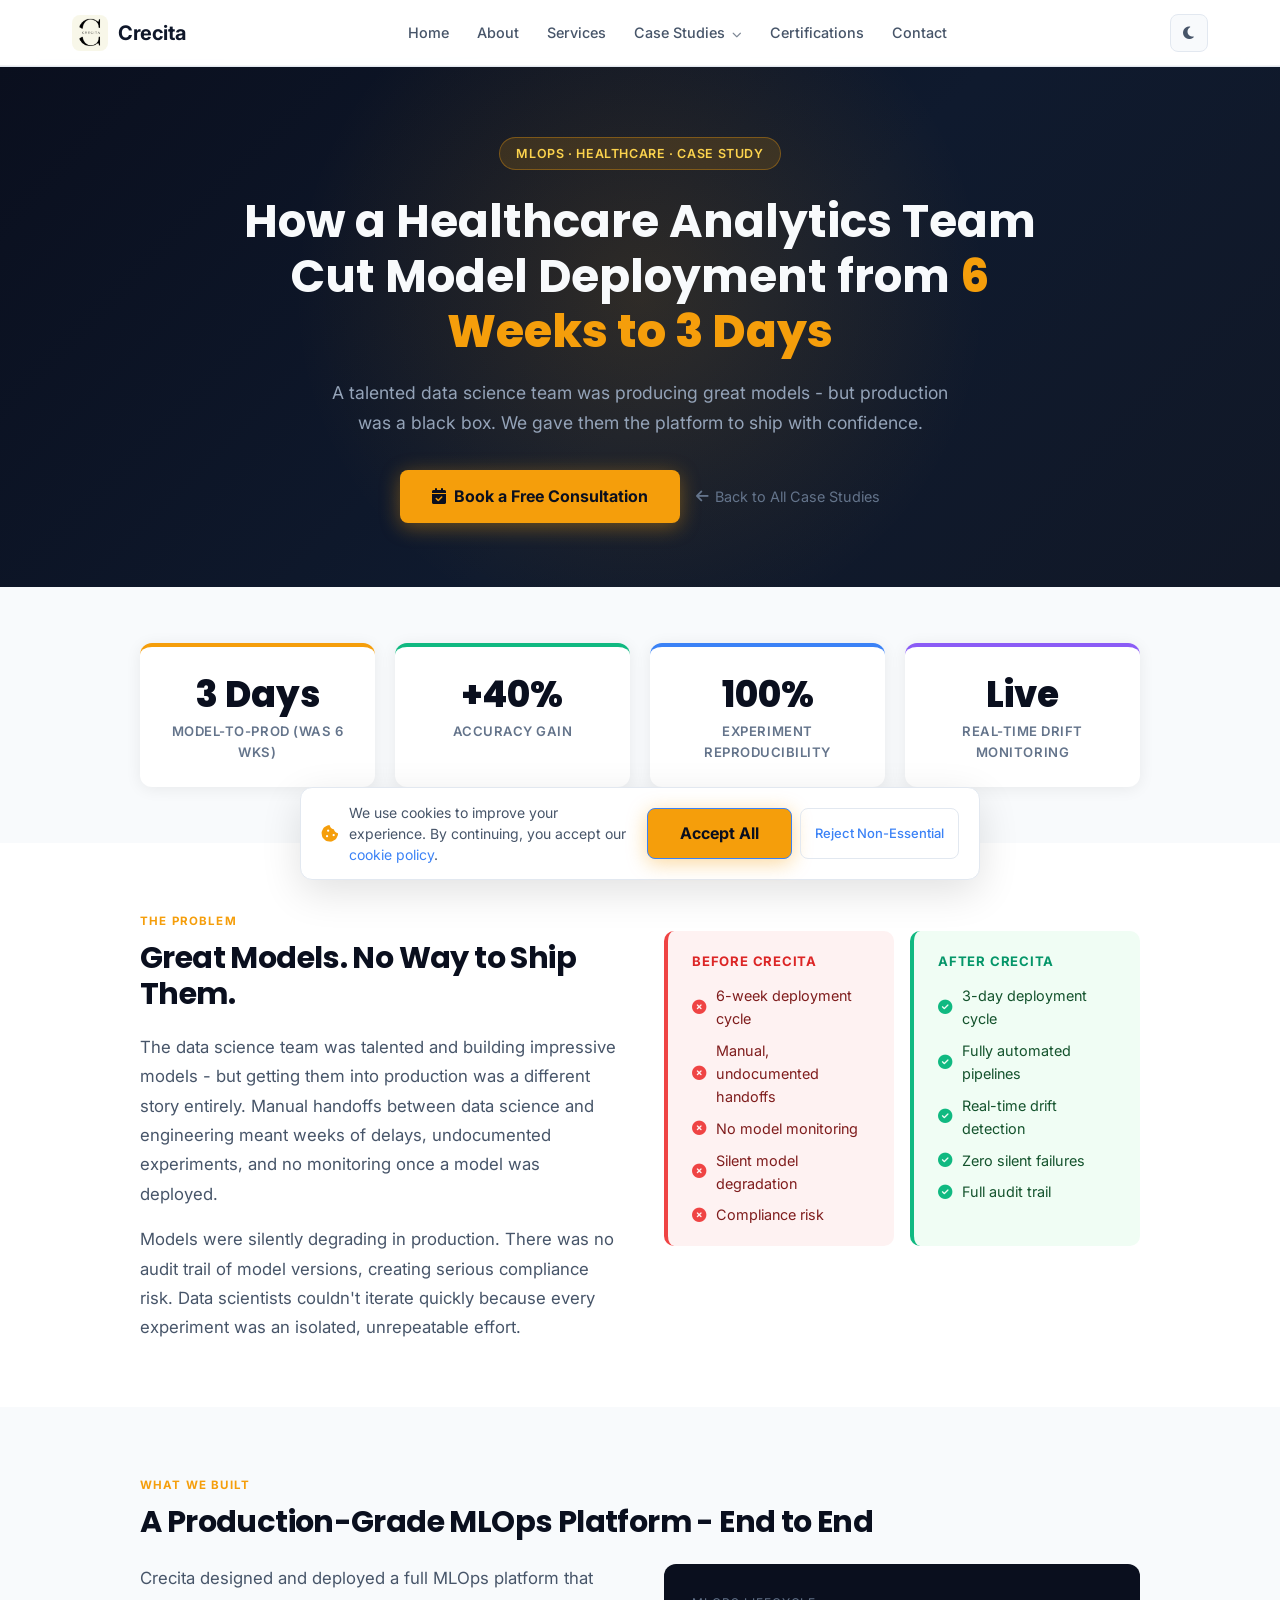
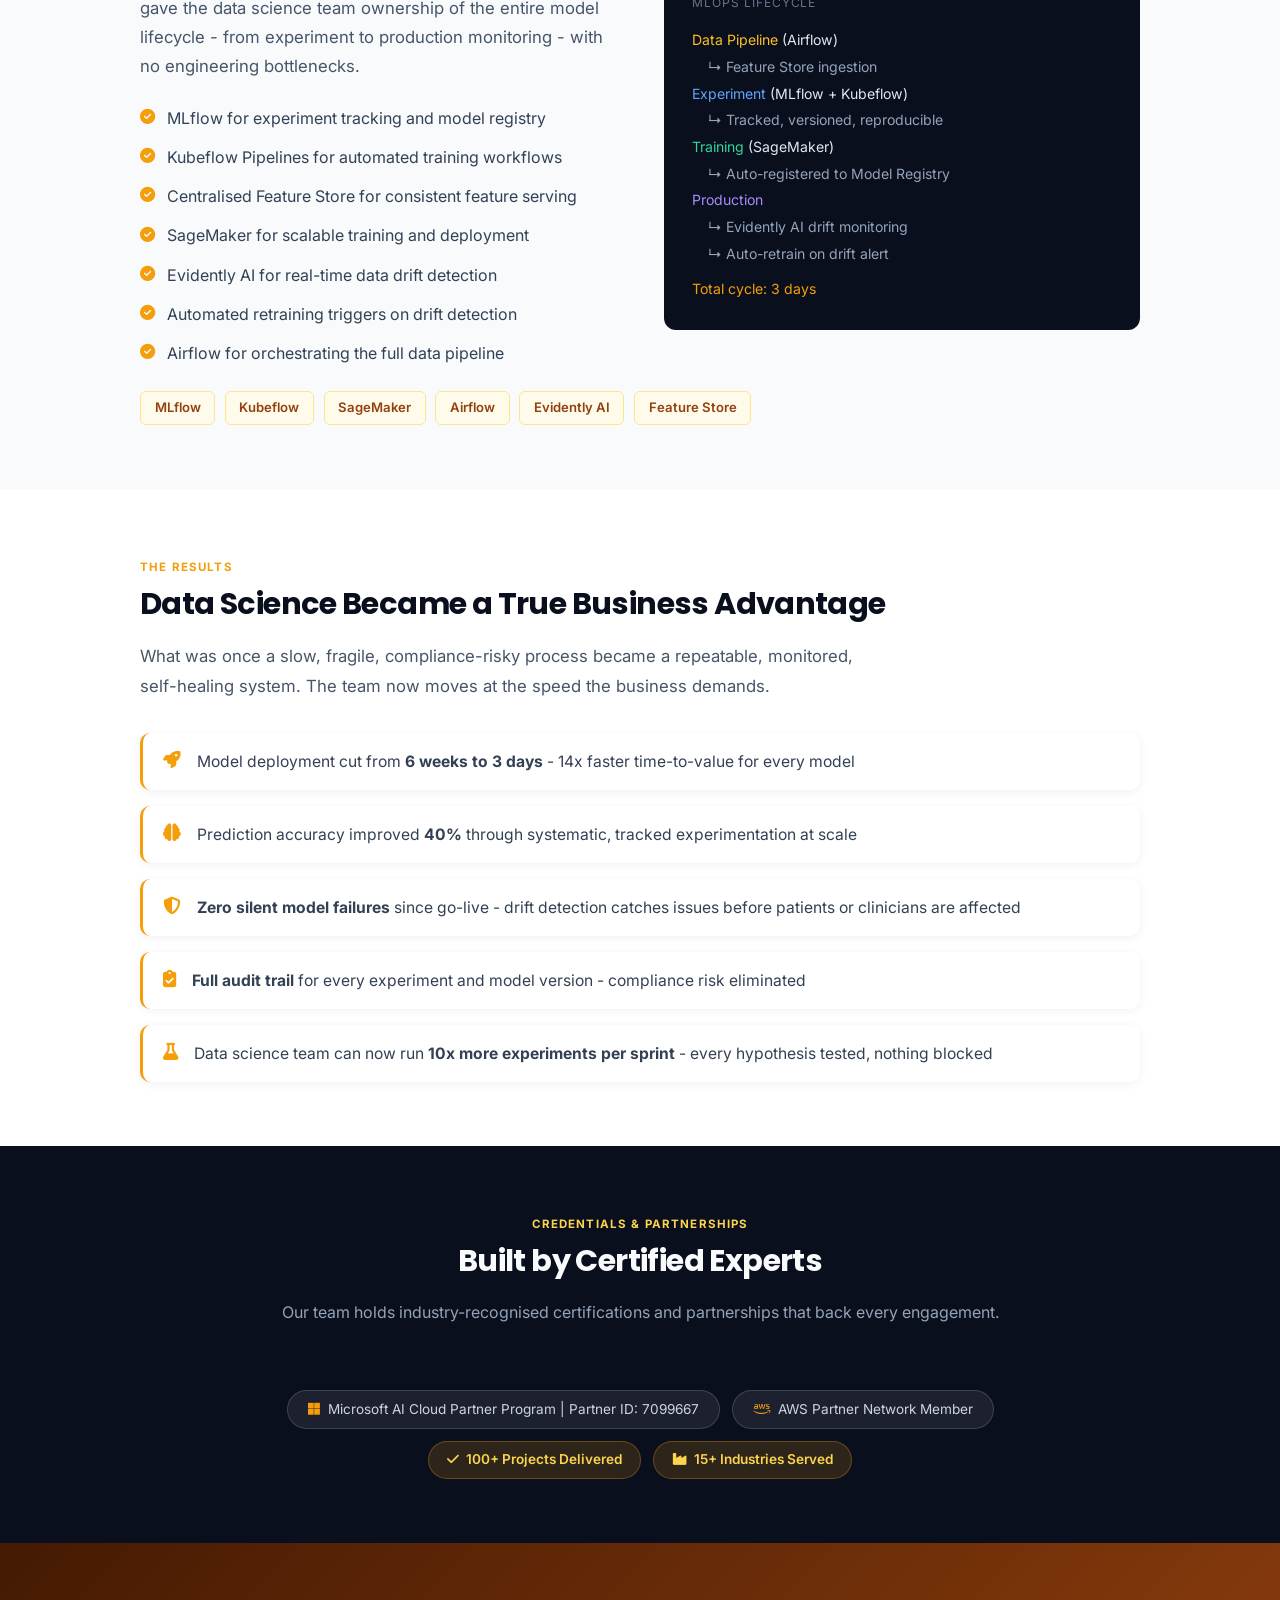
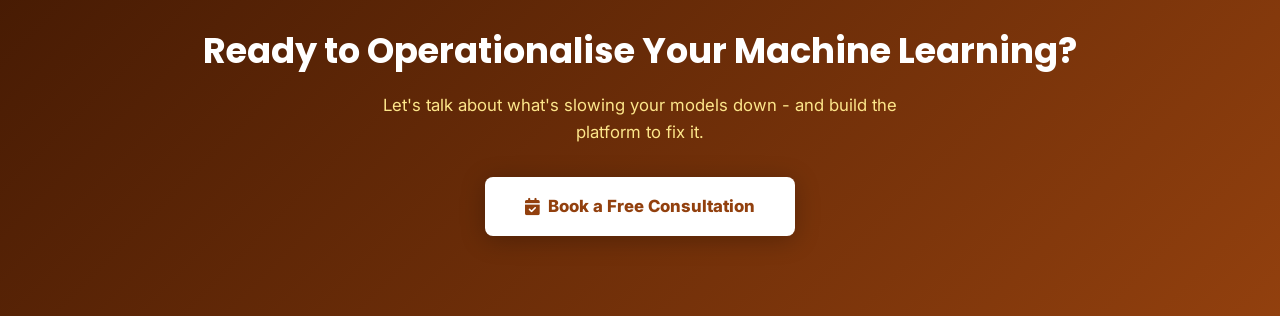
<file: case-studies/healthcare-mlops.html>
<!DOCTYPE html>
<html lang="en">
<head>
    <meta charset="UTF-8">
    <meta name="viewport" content="width=device-width, initial-scale=1.0">
    <title>Healthcare MLOps Platform - 6 Weeks to 3 Days | Crecita</title>
    <meta name="description" content="MLOps platform delivering 40% accuracy gains, 100% experiment reproducibility, and real-time drift monitoring. Book a free consultation.">

    <!-- Open Graph -->
    <meta property="og:title" content="How a Healthcare Analytics Team Cut Model Deployment from 6 Weeks to 3 Days">
    <meta property="og:description" content="MLOps platform delivering 40% accuracy gains, 100% experiment reproducibility, and real-time drift monitoring. Book a free consultation.">
    <meta property="og:url" content="https://crecita.com/case-studies/healthcare-mlops.html">
    <meta property="og:type" content="website">

    <!-- Fonts & Icons -->
    <link rel="preconnect" href="https://fonts.googleapis.com">
    <link rel="preconnect" href="https://fonts.gstatic.com" crossorigin>
    <link href="https://fonts.googleapis.com/css2?family=Inter:wght@400;500;600;700;800&family=Poppins:wght@400;500;600;700&display=swap" rel="stylesheet">
    <link rel="stylesheet" href="https://cdnjs.cloudflare.com/ajax/libs/font-awesome/6.4.0/css/all.min.css">
    <link rel="stylesheet" href="../css/styles.css">

    <style>
        /* ── Reset & base ── */
        *, *::before, *::after { margin: 0; padding: 0; box-sizing: border-box; }
        html { scroll-behavior: smooth; }
        body {
            font-family: 'Inter', 'Poppins', sans-serif;
            background: #ffffff;
            color: #0f172a;
            line-height: 1.6;
        }

        /* ── Hero ── */
        .hero {
            background: linear-gradient(135deg, #0a0f1e 0%, #0f1a2e 55%, #111827 100%);
            padding: 4.5rem 1.5rem 4rem;
            text-align: center;
            position: relative;
            overflow: hidden;
        }
        .hero::before {
            content: '';
            position: absolute;
            top: -120px; left: 50%;
            transform: translateX(-50%);
            width: 700px; height: 700px;
            background: radial-gradient(circle, rgba(245,158,11,0.14) 0%, transparent 70%);
            pointer-events: none;
        }
        .hero-inner { position: relative; z-index: 1; max-width: 820px; margin: 0 auto; }

        .badge {
            display: inline-block;
            background: rgba(245,158,11,0.15);
            color: #fcd34d;
            border: 1px solid rgba(245,158,11,0.35);
            border-radius: 50px;
            padding: 0.35rem 1rem;
            font-size: 0.78rem;
            font-weight: 600;
            letter-spacing: 0.05em;
            text-transform: uppercase;
            margin-bottom: 1.5rem;
        }

        .hero h1 {
            font-family: 'Poppins', sans-serif;
            font-size: clamp(1.75rem, 4vw, 2.85rem);
            font-weight: 700;
            color: #f8fafc;
            line-height: 1.2;
            margin-bottom: 1.25rem;
        }
        .hero h1 strong {
            color: #f59e0b;
            font-weight: 800;
        }
        .hero-sub {
            font-size: 1.1rem;
            color: #94a3b8;
            max-width: 640px;
            margin: 0 auto 2rem;
            line-height: 1.7;
        }
        .hero-actions { display: flex; flex-wrap: wrap; gap: 1rem; justify-content: center; align-items: center; }

        .btn-primary {
            display: inline-flex;
            align-items: center;
            gap: 0.5rem;
            background: #f59e0b;
            color: #0a0f1e;
            padding: 0.85rem 2rem;
            border-radius: 8px;
            font-weight: 700;
            font-size: 1rem;
            text-decoration: none;
            transition: background 0.2s, transform 0.15s, box-shadow 0.2s;
            box-shadow: 0 4px 20px rgba(245,158,11,0.4);
        }
        .btn-primary:hover {
            background: #d97706;
            transform: translateY(-2px);
            box-shadow: 0 8px 28px rgba(245,158,11,0.5);
        }
        .link-back {
            color: #64748b;
            font-size: 0.9rem;
            text-decoration: none;
            display: inline-flex;
            align-items: center;
            gap: 0.35rem;
            transition: color 0.2s;
        }
        .link-back:hover { color: #94a3b8; }

        /* ── Metrics ── */
        .metrics-section {
            background: #f8fafc;
            padding: 3.5rem 1.5rem;
        }
        .section-inner { max-width: 1000px; margin: 0 auto; }
        .metrics-grid {
            display: grid;
            grid-template-columns: repeat(4, 1fr);
            gap: 1.25rem;
        }
        .metric-card {
            background: #fff;
            border-radius: 12px;
            padding: 1.75rem 1.25rem 1.5rem;
            text-align: center;
            box-shadow: 0 2px 16px rgba(0,0,0,0.07);
            border-top: 4px solid #f59e0b;
            transition: transform 0.2s, box-shadow 0.2s;
        }
        .metric-card:nth-child(2) { border-top-color: #10b981; }
        .metric-card:nth-child(3) { border-top-color: #3b82f6; }
        .metric-card:nth-child(4) { border-top-color: #8b5cf6; }
        .metric-card:hover { transform: translateY(-4px); box-shadow: 0 8px 28px rgba(0,0,0,0.11); }
        .metric-value {
            font-family: 'Poppins', sans-serif;
            font-size: clamp(1.6rem, 3.5vw, 2.25rem);
            font-weight: 800;
            color: #0a0f1e;
            line-height: 1.1;
            margin-bottom: 0.4rem;
        }
        .metric-label {
            font-size: 0.82rem;
            color: #64748b;
            font-weight: 600;
            text-transform: uppercase;
            letter-spacing: 0.04em;
        }

        /* ── Content sections ── */
        .content-section {
            padding: 4rem 1.5rem;
        }
        .content-section.alt { background: #f8fafc; }
        .section-label {
            display: inline-block;
            font-size: 0.72rem;
            font-weight: 700;
            text-transform: uppercase;
            letter-spacing: 0.1em;
            color: #f59e0b;
            margin-bottom: 0.6rem;
        }
        .section-title {
            font-family: 'Poppins', sans-serif;
            font-size: clamp(1.4rem, 2.5vw, 1.9rem);
            font-weight: 700;
            color: #0a0f1e;
            margin-bottom: 1.25rem;
        }
        .content-text {
            font-size: 1.05rem;
            color: #475569;
            max-width: 720px;
            line-height: 1.75;
        }

        /* ── Two-col ── */
        .two-col {
            display: grid;
            grid-template-columns: 1fr 1fr;
            gap: 3rem;
            align-items: start;
        }

        /* ── Solution list ── */
        .solution-list {
            list-style: none;
            display: flex;
            flex-direction: column;
            gap: 0.85rem;
            margin-top: 0.5rem;
        }
        .solution-list li {
            display: flex;
            align-items: flex-start;
            gap: 0.75rem;
            font-size: 1rem;
            color: #334155;
        }
        .solution-list li i {
            color: #f59e0b;
            margin-top: 0.2rem;
            flex-shrink: 0;
            font-size: 0.95rem;
        }

        /* ── Impact list ── */
        .impact-list {
            list-style: none;
            display: flex;
            flex-direction: column;
            gap: 1rem;
        }
        .impact-item {
            display: flex;
            align-items: flex-start;
            gap: 1rem;
            background: #fff;
            border-radius: 10px;
            padding: 1rem 1.25rem;
            box-shadow: 0 2px 10px rgba(0,0,0,0.06);
            border-left: 3px solid #f59e0b;
        }
        .impact-item i {
            color: #f59e0b;
            font-size: 1.1rem;
            margin-top: 0.1rem;
            flex-shrink: 0;
        }
        .impact-item span { font-size: 0.98rem; color: #334155; }

        /* ── Before/after comparison ── */
        .comparison {
            display: grid;
            grid-template-columns: 1fr 1fr;
            gap: 1rem;
            margin-top: 1.5rem;
        }
        .compare-card {
            border-radius: 10px;
            padding: 1.25rem 1.5rem;
        }
        .compare-card.before {
            background: #fef2f2;
            border-left: 4px solid #ef4444;
        }
        .compare-card.after {
            background: #f0fdf4;
            border-left: 4px solid #10b981;
        }
        .compare-label {
            font-weight: 700;
            font-size: 0.82rem;
            text-transform: uppercase;
            letter-spacing: 0.06em;
            margin-bottom: 0.75rem;
        }
        .compare-card.before .compare-label { color: #dc2626; }
        .compare-card.after .compare-label { color: #059669; }
        .compare-list {
            list-style: none;
            display: flex;
            flex-direction: column;
            gap: 0.55rem;
        }
        .compare-list li {
            display: flex;
            align-items: center;
            gap: 0.6rem;
            font-size: 0.9rem;
        }
        .compare-card.before .compare-list li { color: #7f1d1d; }
        .compare-card.after .compare-list li { color: #14532d; }
        .compare-card.before .compare-list li i { color: #ef4444; }
        .compare-card.after .compare-list li i { color: #10b981; }

        /* ── Pipeline visual ── */
        .pipeline-visual {
            background: #0a0f1e;
            border-radius: 12px;
            padding: 1.75rem;
            color: #e2e8f0;
            font-family: 'Inter', monospace;
            font-size: 0.88rem;
            line-height: 1.9;
        }

        /* ── Tech tags ── */
        .tech-tags {
            display: flex;
            flex-wrap: wrap;
            gap: 0.6rem;
            margin-top: 1.5rem;
        }
        .tech-tag {
            background: #fffbeb;
            color: #92400e;
            border: 1px solid #fde68a;
            border-radius: 6px;
            padding: 0.35rem 0.85rem;
            font-size: 0.82rem;
            font-weight: 600;
        }

        /* ── Trust signals ── */
        .trust-section {
            background: #0a0f1e;
            padding: 4rem 1.5rem;
            text-align: center;
        }
        .trust-section .section-title { color: #f8fafc; }
        .trust-section .section-label { color: #fcd34d; }

        .badges-row {
            display: flex;
            flex-wrap: wrap;
            justify-content: center;
            gap: 1.5rem;
            margin: 2rem 0;
        }

        .partner-chips {
            display: flex;
            flex-wrap: wrap;
            justify-content: center;
            gap: 0.75rem;
            margin-top: 1.5rem;
        }
        .partner-chip {
            background: rgba(255,255,255,0.08);
            border: 1px solid rgba(255,255,255,0.15);
            border-radius: 50px;
            padding: 0.5rem 1.25rem;
            font-size: 0.85rem;
            color: #cbd5e1;
            display: inline-flex;
            align-items: center;
            gap: 0.5rem;
        }
        .partner-chip i { color: #f59e0b; }

        .stats-chips {
            display: flex;
            flex-wrap: wrap;
            justify-content: center;
            gap: 0.75rem;
            margin-top: 0.75rem;
        }
        .stats-chip {
            background: rgba(245,158,11,0.15);
            border: 1px solid rgba(245,158,11,0.3);
            border-radius: 50px;
            padding: 0.45rem 1.15rem;
            font-size: 0.85rem;
            color: #fcd34d;
            font-weight: 600;
        }

        /* ── Final CTA ── */
        .cta-section {
            padding: 5rem 1.5rem;
            text-align: center;
            background: linear-gradient(135deg, #451a03 0%, #92400e 100%);
        }
        .cta-section h2 {
            font-family: 'Poppins', sans-serif;
            font-size: clamp(1.5rem, 3vw, 2.2rem);
            font-weight: 700;
            color: #fff;
            margin-bottom: 0.75rem;
        }
        .cta-section p {
            color: #fde68a;
            font-size: 1.05rem;
            margin-bottom: 2rem;
            max-width: 520px;
            margin-left: auto;
            margin-right: auto;
        }
        .btn-cta-lg {
            display: inline-flex;
            align-items: center;
            gap: 0.5rem;
            background: #fff;
            color: #92400e;
            padding: 1rem 2.5rem;
            border-radius: 8px;
            font-weight: 800;
            font-size: 1.05rem;
            text-decoration: none;
            box-shadow: 0 4px 24px rgba(0,0,0,0.25);
            transition: transform 0.15s, box-shadow 0.2s;
        }
        .btn-cta-lg:hover { transform: translateY(-2px); box-shadow: 0 8px 32px rgba(0,0,0,0.3); }

        /* ── Sticky mobile CTA ── */
        .sticky-cta {
            display: none;
            position: fixed;
            bottom: 0; left: 0; right: 0;
            background: #f59e0b;
            padding: 1rem;
            text-align: center;
            z-index: 999;
            box-shadow: 0 -4px 20px rgba(0,0,0,0.15);
        }
        .btn-sticky {
            color: #0a0f1e;
            text-decoration: none;
            font-weight: 700;
            font-size: 1rem;
            letter-spacing: 0.01em;
        }

        /* ── Responsive ── */
        @media (max-width: 900px) {
            .metrics-grid { grid-template-columns: repeat(2, 1fr); }
            .two-col { grid-template-columns: 1fr; gap: 2rem; }
            .comparison { grid-template-columns: 1fr; }
        }
        @media (max-width: 768px) {
            .sticky-cta { display: block; }
            body { padding-bottom: 60px; }
            .hero { padding: 3.5rem 1.25rem 3rem; }
        }
        @media (max-width: 480px) {
            .metrics-grid { grid-template-columns: 1fr 1fr; }
        }
    </style>
    <style>body { padding-top: 65px !important; }</style>
</head>
<body>

    <!-- Cookie Banner -->
    <div id="cookieBanner" class="cookie-banner">
        <div class="cookie-text"><i class="fas fa-cookie-bite"></i><p>We use cookies to improve your experience. By continuing, you accept our <a href="../privacy.html">cookie policy</a>.</p></div>
        <div class="cookie-btns">
            <button class="btn btn-primary btn-sm" onclick="setCookiePref('all')">Accept All</button>
            <button class="btn btn-secondary btn-sm" onclick="setCookiePref('essential')">Reject Non-Essential</button>
        </div>
    </div>

    <!-- Navigation -->
    <nav class="navbar" id="navbar">
        <div class="nav-container">
            <a href="../index.html" class="nav-brand"><img src="../assets/Crecita Logo.PNG" alt="Crecita" class="brand-logo"><span>Crecita</span></a>
            <ul class="nav-menu" id="navMenu">
                <li><a href="../index.html" class="nav-link">Home</a></li>
                <li><a href="../about.html" class="nav-link">About</a></li>
                <li><a href="../services.html" class="nav-link">Services</a></li>
                <li class="nav-dropdown">
                    <a href="../case-studies.html" class="nav-link active">Case Studies <i class="fas fa-chevron-down" style="font-size:0.6rem;margin-left:3px;opacity:0.7;"></i></a>
                    <ul class="dropdown-menu">
                        <li><a href="../case-studies.html">All Case Studies</a></li>
                        <li><a href="fintech-cicd.html">FinTech CI/CD Transformation</a></li>
                        <li><a href="healthcare-mlops.html">Healthcare MLOps Platform</a></li>
                        <li><a href="saas-aiops.html">SaaS AIOps Alert Reduction</a></li>
                        <li><a href="legaltech-llmops.html">LegalTech LLMOps Cost Reduction</a></li>
                        <li><a href="ecommerce-soc2.html">E-commerce SOC 2 Compliance</a></li>
                    </ul>
                </li>
                <li><a href="../certifications.html" class="nav-link">Certifications</a></li>
                <li><a href="../contact.html" class="nav-link">Contact</a></li>
            </ul>
            <div class="nav-controls">
                <button class="theme-toggle" id="themeToggle" aria-label="Toggle theme"><i class="fas fa-moon"></i></button>
                <button class="mobile-toggle" id="mobileToggle" aria-label="Menu"><span></span><span></span><span></span></button>
            </div>
        </div>
    </nav>

<!-- ══════════════════════════════════════
     HERO
══════════════════════════════════════ -->
<section class="hero">
    <div class="hero-inner">
        <div class="badge">MLOps · Healthcare · Case Study</div>
        <h1>How a Healthcare Analytics Team Cut Model Deployment from <strong>6 Weeks to 3 Days</strong></h1>
        <p class="hero-sub">A talented data science team was producing great models - but production was a black box. We gave them the platform to ship with confidence.</p>
        <div class="hero-actions">
            <a href="../contact.html" class="btn-primary">
                <i class="fas fa-calendar-check"></i> Book a Free Consultation
            </a>
            <a href="../case-studies.html" class="link-back">
                <i class="fas fa-arrow-left"></i> Back to All Case Studies
            </a>
        </div>
    </div>
</section>

<!-- ══════════════════════════════════════
     KEY METRICS
══════════════════════════════════════ -->
<section class="metrics-section">
    <div class="section-inner">
        <div class="metrics-grid">
            <div class="metric-card">
                <div class="metric-value">3 Days</div>
                <div class="metric-label">Model-to-Prod (was 6 wks)</div>
            </div>
            <div class="metric-card">
                <div class="metric-value">+40%</div>
                <div class="metric-label">Accuracy Gain</div>
            </div>
            <div class="metric-card">
                <div class="metric-value">100%</div>
                <div class="metric-label">Experiment Reproducibility</div>
            </div>
            <div class="metric-card">
                <div class="metric-value">Live</div>
                <div class="metric-label">Real-time Drift Monitoring</div>
            </div>
        </div>
    </div>
</section>

<!-- ══════════════════════════════════════
     CHALLENGE
══════════════════════════════════════ -->
<section class="content-section">
    <div class="section-inner two-col">
        <div>
            <span class="section-label">The Problem</span>
            <h2 class="section-title">Great Models. No Way to Ship Them.</h2>
            <p class="content-text">
                The data science team was talented and building impressive models - but getting them into production was a different story entirely. Manual handoffs between data science and engineering meant weeks of delays, undocumented experiments, and no monitoring once a model was deployed.
            </p>
            <p class="content-text" style="margin-top:1rem;">
                Models were silently degrading in production. There was no audit trail of model versions, creating serious compliance risk. Data scientists couldn't iterate quickly because every experiment was an isolated, unrepeatable effort.
            </p>
        </div>
        <div>
            <div class="comparison">
                <div class="compare-card before">
                    <div class="compare-label">Before Crecita</div>
                    <ul class="compare-list">
                        <li><i class="fas fa-times-circle"></i> 6-week deployment cycle</li>
                        <li><i class="fas fa-times-circle"></i> Manual, undocumented handoffs</li>
                        <li><i class="fas fa-times-circle"></i> No model monitoring</li>
                        <li><i class="fas fa-times-circle"></i> Silent model degradation</li>
                        <li><i class="fas fa-times-circle"></i> Compliance risk</li>
                    </ul>
                </div>
                <div class="compare-card after">
                    <div class="compare-label">After Crecita</div>
                    <ul class="compare-list">
                        <li><i class="fas fa-check-circle"></i> 3-day deployment cycle</li>
                        <li><i class="fas fa-check-circle"></i> Fully automated pipelines</li>
                        <li><i class="fas fa-check-circle"></i> Real-time drift detection</li>
                        <li><i class="fas fa-check-circle"></i> Zero silent failures</li>
                        <li><i class="fas fa-check-circle"></i> Full audit trail</li>
                    </ul>
                </div>
            </div>
        </div>
    </div>
</section>

<!-- ══════════════════════════════════════
     SOLUTION
══════════════════════════════════════ -->
<section class="content-section alt">
    <div class="section-inner">
        <span class="section-label">What We Built</span>
        <h2 class="section-title">A Production-Grade MLOps Platform - End to End</h2>
        <div class="two-col" style="margin-top:1.5rem;">
            <div>
                <p class="content-text">Crecita designed and deployed a full MLOps platform that gave the data science team ownership of the entire model lifecycle - from experiment to production monitoring - with no engineering bottlenecks.</p>
                <ul class="solution-list" style="margin-top:1.5rem;">
                    <li><i class="fas fa-check-circle"></i> MLflow for experiment tracking and model registry</li>
                    <li><i class="fas fa-check-circle"></i> Kubeflow Pipelines for automated training workflows</li>
                    <li><i class="fas fa-check-circle"></i> Centralised Feature Store for consistent feature serving</li>
                    <li><i class="fas fa-check-circle"></i> SageMaker for scalable training and deployment</li>
                    <li><i class="fas fa-check-circle"></i> Evidently AI for real-time data drift detection</li>
                    <li><i class="fas fa-check-circle"></i> Automated retraining triggers on drift detection</li>
                    <li><i class="fas fa-check-circle"></i> Airflow for orchestrating the full data pipeline</li>
                </ul>
            </div>
            <div>
                <div class="pipeline-visual">
                    <div style="color:#64748b; margin-bottom:0.75rem; font-size:0.75rem; text-transform:uppercase; letter-spacing:0.08em;">MLOps Lifecycle</div>
                    <div><span style="color:#fbbf24;">Data Pipeline</span> (Airflow)</div>
                    <div style="margin-left:1rem; color:#94a3b8;">↳ Feature Store ingestion</div>
                    <div><span style="color:#60a5fa;">Experiment</span> (MLflow + Kubeflow)</div>
                    <div style="margin-left:1rem; color:#94a3b8;">↳ Tracked, versioned, reproducible</div>
                    <div><span style="color:#34d399;">Training</span> (SageMaker)</div>
                    <div style="margin-left:1rem; color:#94a3b8;">↳ Auto-registered to Model Registry</div>
                    <div><span style="color:#a78bfa;">Production</span></div>
                    <div style="margin-left:1rem; color:#94a3b8;">↳ Evidently AI drift monitoring</div>
                    <div style="margin-left:1rem; color:#94a3b8;">↳ Auto-retrain on drift alert</div>
                    <div style="margin-top:0.5rem;"><span style="color:#f59e0b;">Total cycle: 3 days</span></div>
                </div>
            </div>
        </div>
        <div class="tech-tags">
            <span class="tech-tag">MLflow</span>
            <span class="tech-tag">Kubeflow</span>
            <span class="tech-tag">SageMaker</span>
            <span class="tech-tag">Airflow</span>
            <span class="tech-tag">Evidently AI</span>
            <span class="tech-tag">Feature Store</span>
        </div>
    </div>
</section>

<!-- ══════════════════════════════════════
     RESULTS
══════════════════════════════════════ -->
<section class="content-section">
    <div class="section-inner">
        <span class="section-label">The Results</span>
        <h2 class="section-title">Data Science Became a True Business Advantage</h2>
        <p class="content-text" style="margin-bottom:2rem;">What was once a slow, fragile, compliance-risky process became a repeatable, monitored, self-healing system. The team now moves at the speed the business demands.</p>
        <ul class="impact-list">
            <li class="impact-item">
                <i class="fas fa-rocket"></i>
                <span>Model deployment cut from <strong>6 weeks to 3 days</strong> - 14x faster time-to-value for every model</span>
            </li>
            <li class="impact-item">
                <i class="fas fa-brain"></i>
                <span>Prediction accuracy improved <strong>40%</strong> through systematic, tracked experimentation at scale</span>
            </li>
            <li class="impact-item">
                <i class="fas fa-shield-alt"></i>
                <span><strong>Zero silent model failures</strong> since go-live - drift detection catches issues before patients or clinicians are affected</span>
            </li>
            <li class="impact-item">
                <i class="fas fa-clipboard-check"></i>
                <span><strong>Full audit trail</strong> for every experiment and model version - compliance risk eliminated</span>
            </li>
            <li class="impact-item">
                <i class="fas fa-flask"></i>
                <span>Data science team can now run <strong>10x more experiments per sprint</strong> - every hypothesis tested, nothing blocked</span>
            </li>
        </ul>
    </div>
</section>

<!-- ══════════════════════════════════════
     TRUST SIGNALS
══════════════════════════════════════ -->
<section class="trust-section">
    <div class="section-inner">
        <span class="section-label">Credentials & Partnerships</span>
        <h2 class="section-title">Built by Certified Experts</h2>
        <p style="color:#94a3b8; margin-bottom:2rem; font-size:1rem;">Our team holds industry-recognised certifications and partnerships that back every engagement.</p>

        <div class="badges-row">
            <div data-iframe-width="150" data-iframe-height="270" data-share-badge-id="22e8b17e-f759-46a9-a41c-77a123aeaad2" data-share-badge-host="https://www.credly.com"></div>
            <div data-iframe-width="150" data-iframe-height="270" data-share-badge-id="16f19ee8-725c-4b36-9df9-a9cfceda6adf" data-share-badge-host="https://www.credly.com"></div>
        </div>

        <div class="partner-chips">
            <span class="partner-chip"><i class="fab fa-microsoft"></i> Microsoft AI Cloud Partner Program | Partner ID: 7099667</span>
            <span class="partner-chip"><i class="fab fa-aws"></i> AWS Partner Network Member</span>
        </div>
        <div class="stats-chips">
            <span class="stats-chip"><i class="fas fa-check" style="margin-right:0.4rem;"></i>100+ Projects Delivered</span>
            <span class="stats-chip"><i class="fas fa-industry" style="margin-right:0.4rem;"></i>15+ Industries Served</span>
        </div>
    </div>
</section>

<!-- ══════════════════════════════════════
     FINAL CTA
══════════════════════════════════════ -->
<section class="cta-section">
    <h2>Ready to Operationalise Your Machine Learning?</h2>
    <p>Let's talk about what's slowing your models down - and build the platform to fix it.</p>
    <a href="../contact.html" class="btn-cta-lg">
        <i class="fas fa-calendar-check"></i> Book a Free Consultation
    </a>
</section>

<!-- ══════════════════════════════════════
     STICKY MOBILE CTA
══════════════════════════════════════ -->
<div class="sticky-cta">
    <a href="../contact.html" class="btn-sticky">Book a Free Consultation →</a>
</div>

<script src="../js/app.js"></script>
<script>
    (function(){ if(!localStorage.getItem('cookiePref')){ var b=document.getElementById('cookieBanner'); if(b) b.style.display='flex'; } })();
    function setCookiePref(pref){ localStorage.setItem('cookiePref',pref); var b=document.getElementById('cookieBanner'); if(b) b.style.display='none'; }
</script>
<script type="text/javascript" async src="//cdn.credly.com/assets/utilities/embed.js"></script>
</body>
</html>
</file>
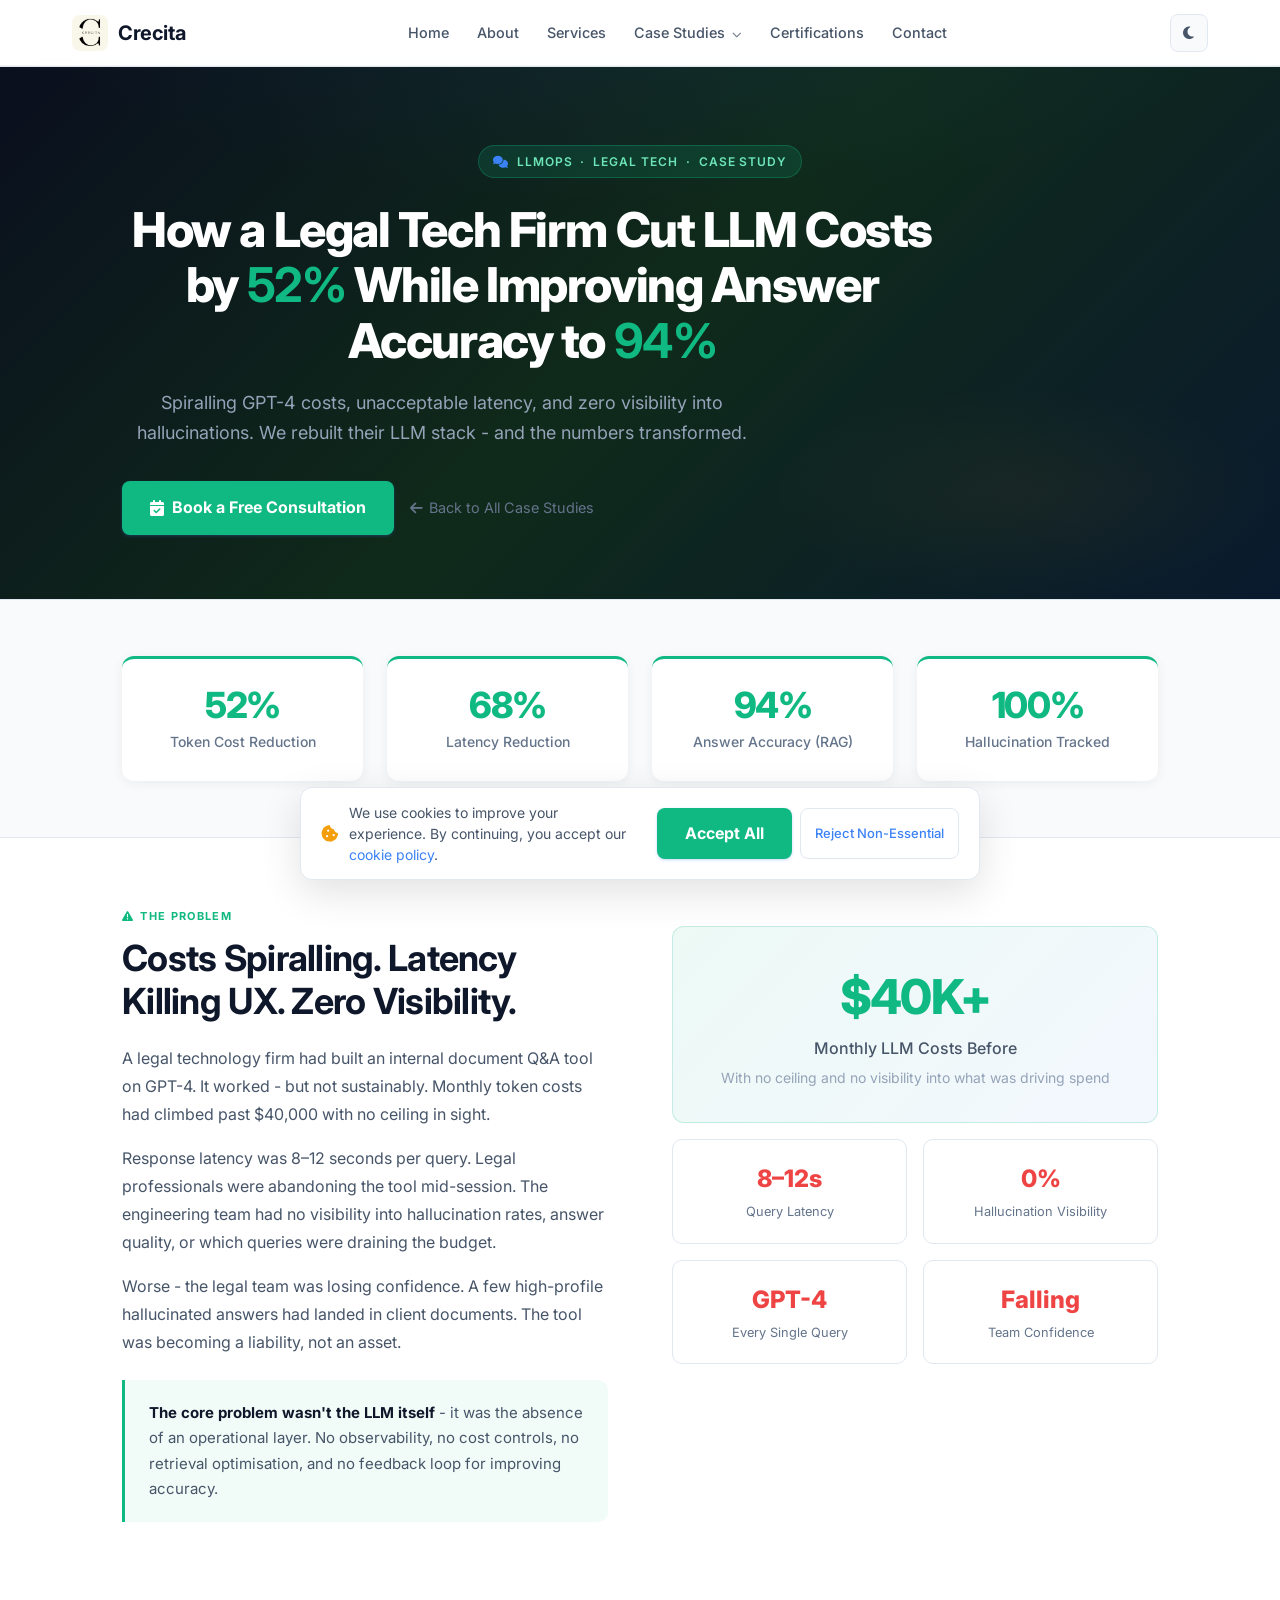
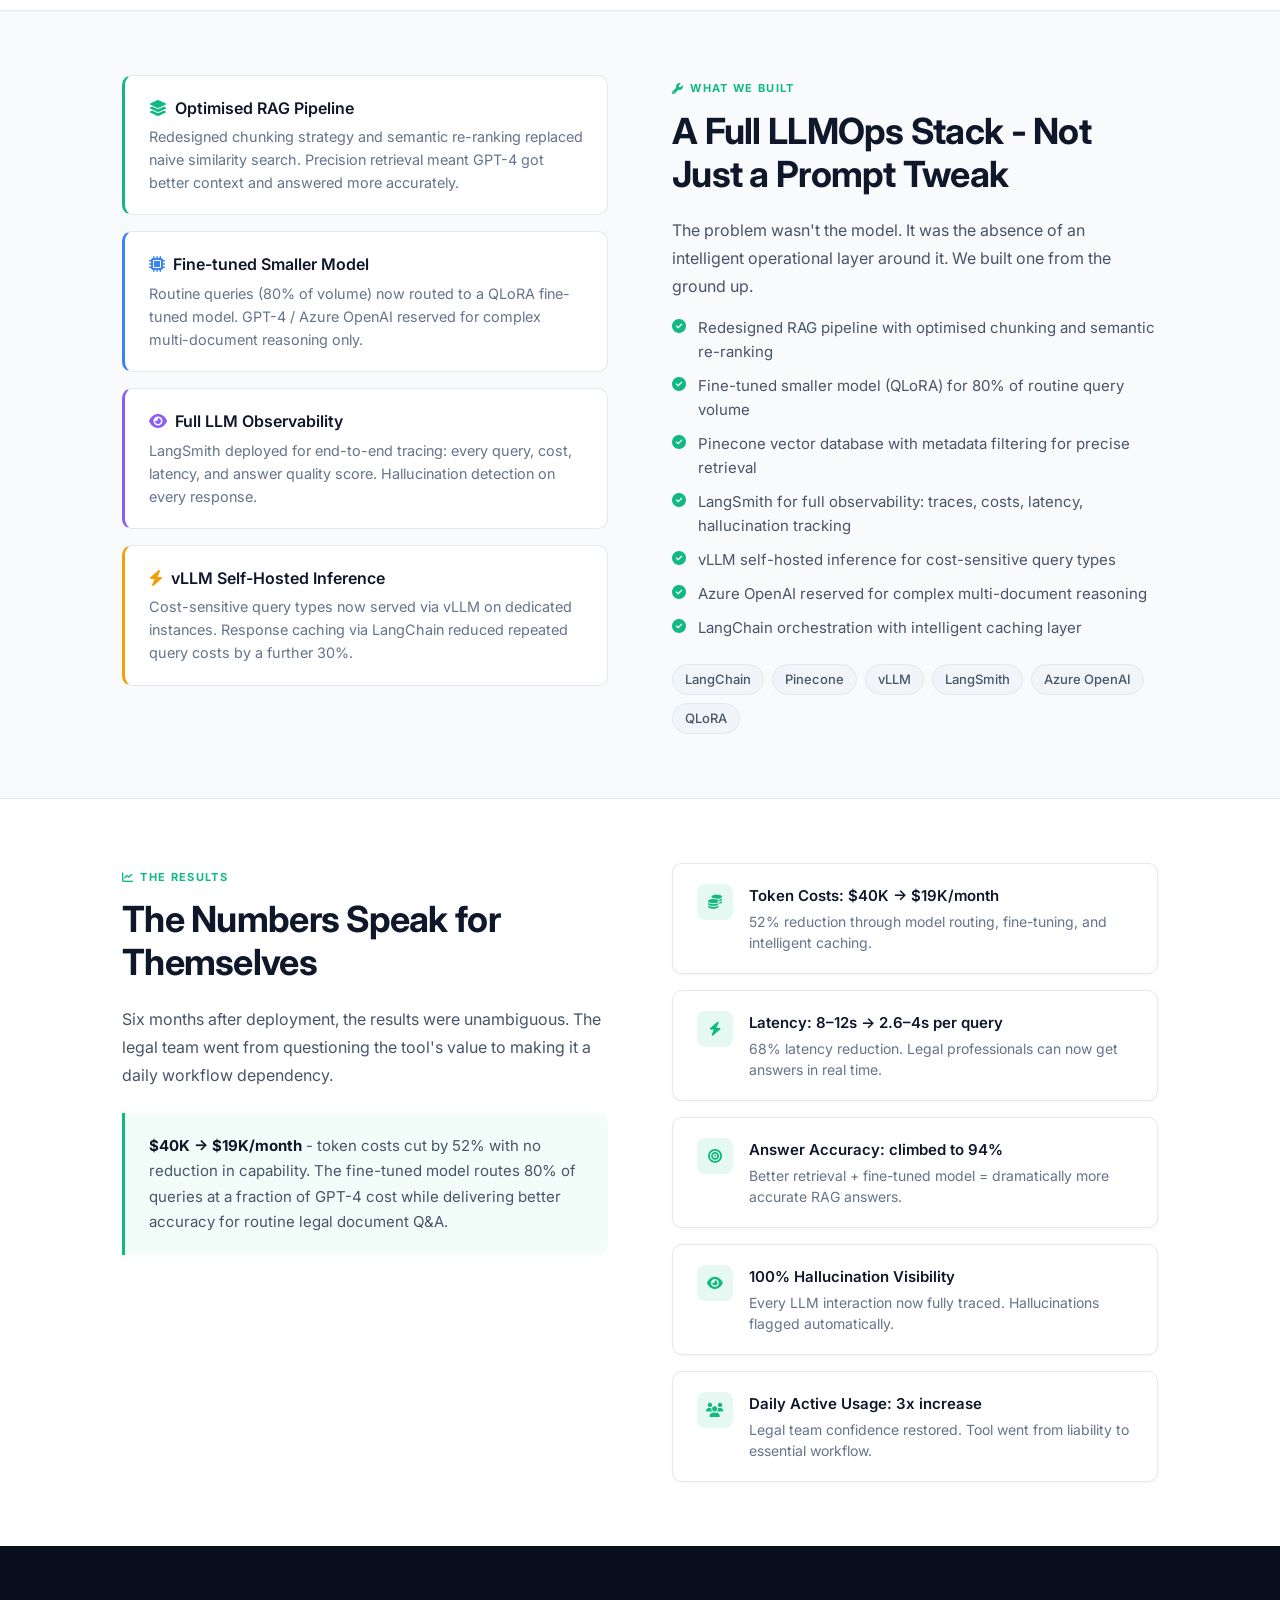
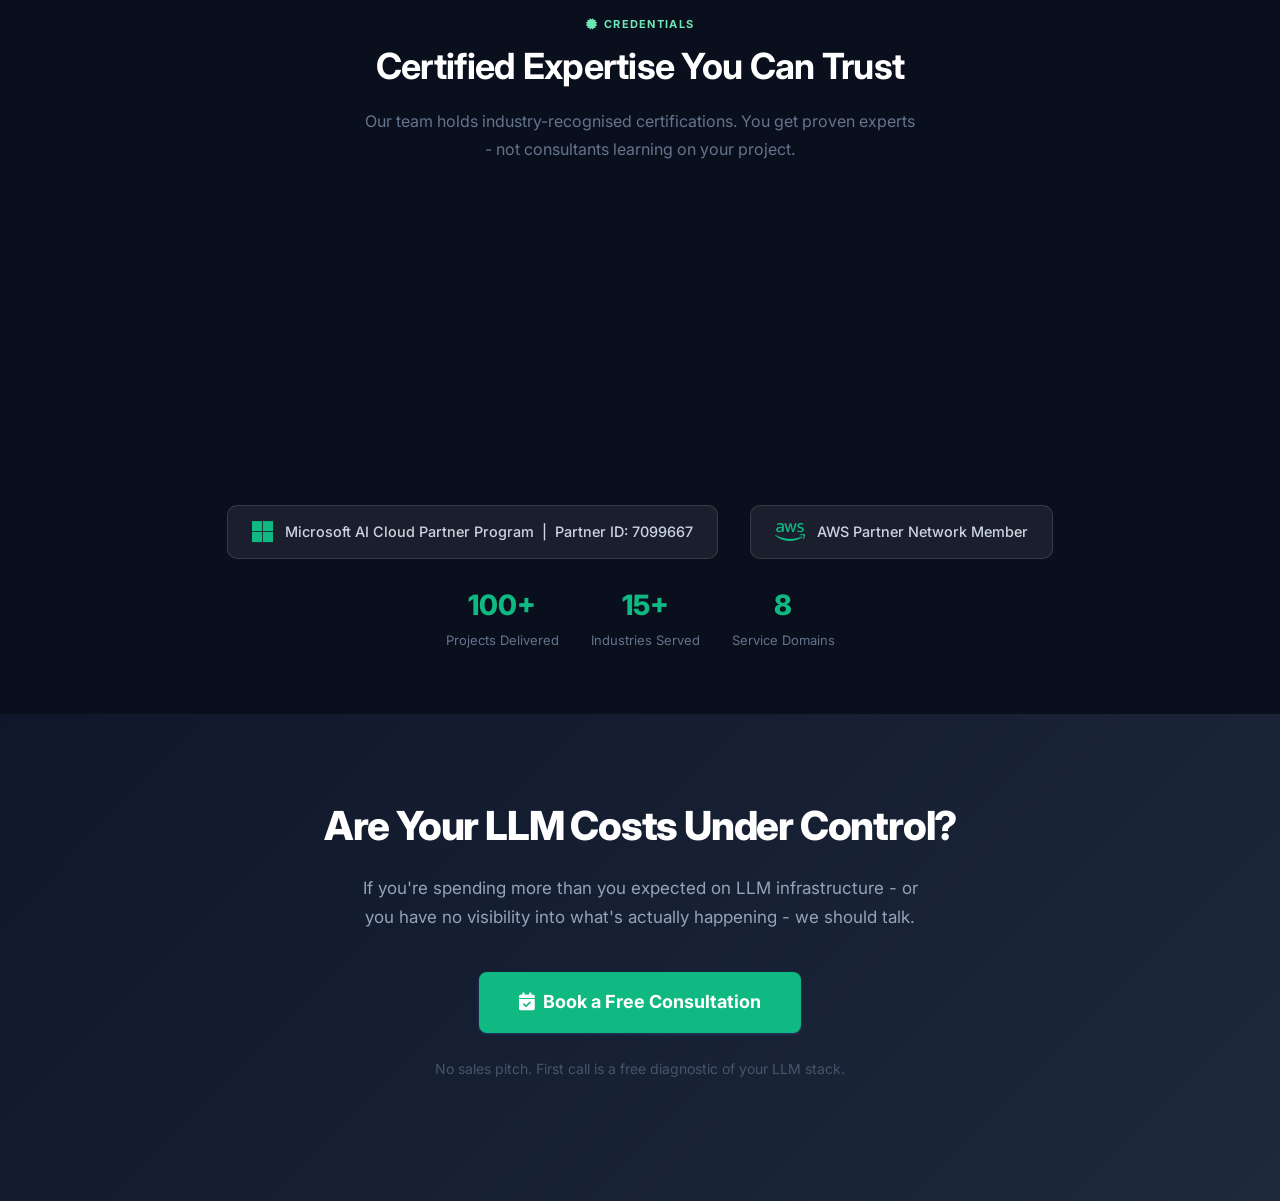
<file: case-studies/legaltech-llmops.html>
<!DOCTYPE html>
<html lang="en">
<head>
    <meta charset="UTF-8">
    <meta name="viewport" content="width=device-width, initial-scale=1.0">
    <meta name="description" content="52% token cost reduction, 68% latency improvement, 94% RAG accuracy, full hallucination tracking. See how Crecita transformed a Legal Tech firm's LLM stack.">
    <meta property="og:title" content="How a Legal Tech Firm Cut LLM Costs by 52% While Improving Answer Accuracy to 94%">
    <meta property="og:description" content="52% token cost reduction, 68% latency improvement, 94% RAG accuracy, full hallucination tracking. Book a free LLMOps consultation.">
    <meta property="og:type" content="website">
    <meta property="og:url" content="https://crecita-it.com/case-studies/legaltech-llmops.html">
    <title>LegalTech LLMOps - 52% Cost Reduction, 94% Accuracy | Crecita</title>
    <link rel="preconnect" href="https://fonts.googleapis.com">
    <link rel="preconnect" href="https://fonts.gstatic.com" crossorigin>
    <link href="https://fonts.googleapis.com/css2?family=Inter:wght@400;500;600;700;800&family=Poppins:wght@400;500;600;700&display=swap" rel="stylesheet">
    <link rel="stylesheet" href="https://cdnjs.cloudflare.com/ajax/libs/font-awesome/6.4.0/css/all.min.css">
    <link rel="stylesheet" href="../css/styles.css">
    <style>
        *, *::before, *::after { margin: 0; padding: 0; box-sizing: border-box; }
        html { font-size: 16px; scroll-behavior: smooth; -webkit-font-smoothing: antialiased; }
        body { font-family: 'Inter', sans-serif; color: #0f172a; background: #ffffff; line-height: 1.6; }
        a { color: inherit; text-decoration: none; }
        img { max-width: 100%; display: block; }

        .container { max-width: 1100px; margin: 0 auto; padding: 0 2rem; }
        .container-sm { max-width: 780px; margin: 0 auto; padding: 0 2rem; }

        /* Hero */
        .hero {
            background: linear-gradient(135deg, #0a0f1e 0%, #0f2a1a 50%, #0a1a2e 100%);
            padding: 5rem 0 4rem;
            color: white;
        }
        .hero-badge {
            display: inline-flex; align-items: center; gap: 8px;
            background: rgba(16,185,129,0.15); border: 1px solid rgba(16,185,129,0.3);
            color: #6ee7b7; padding: 6px 14px; border-radius: 999px;
            font-size: 0.75rem; font-weight: 600; letter-spacing: 0.08em;
            text-transform: uppercase; margin-bottom: 1.5rem;
        }
        .hero h1 {
            font-size: clamp(1.875rem, 4vw, 3rem); font-weight: 800;
            line-height: 1.15; letter-spacing: -0.03em;
            margin-bottom: 1.25rem; max-width: 820px;
        }
        .hero h1 strong { color: #10b981; }
        .hero p { font-size: 1.125rem; color: #94a3b8; max-width: 640px; margin-bottom: 2rem; line-height: 1.7; }
        .hero-actions { display: flex; gap: 1rem; flex-wrap: wrap; align-items: center; }
        .back-link { color: #64748b; font-size: 0.9rem; display: flex; align-items: center; gap: 6px; }
        .back-link:hover { color: #94a3b8; }

        /* Buttons */
        .btn-primary {
            display: inline-flex; align-items: center; gap: 8px;
            background: #10b981; color: white; padding: 0.875rem 1.75rem;
            border-radius: 8px; font-weight: 700; font-size: 1rem;
            transition: all 0.2s; cursor: pointer; border: none;
        }
        .btn-primary:hover { background: #059669; transform: translateY(-1px); box-shadow: 0 8px 24px rgba(16,185,129,0.35); }
        .btn-primary-blue {
            display: inline-flex; align-items: center; gap: 8px;
            background: #3b82f6; color: white; padding: 0.875rem 1.75rem;
            border-radius: 8px; font-weight: 700; font-size: 1rem;
            transition: all 0.2s; cursor: pointer; border: none;
        }
        .btn-primary-blue:hover { background: #2563eb; transform: translateY(-1px); box-shadow: 0 8px 24px rgba(59,130,246,0.35); }
        .btn-outline {
            display: inline-flex; align-items: center; gap: 8px;
            background: transparent; color: white; padding: 0.875rem 1.75rem;
            border-radius: 8px; font-weight: 600; font-size: 1rem;
            border: 1.5px solid rgba(255,255,255,0.25); transition: all 0.2s;
        }
        .btn-outline:hover { border-color: rgba(255,255,255,0.5); background: rgba(255,255,255,0.05); }

        /* Metrics */
        .metrics { background: #f8fafc; padding: 3.5rem 0; border-top: 1px solid #e2e8f0; border-bottom: 1px solid #e2e8f0; }
        .metrics-grid { display: grid; grid-template-columns: repeat(4, 1fr); gap: 1.5rem; }
        .metric-card {
            background: white; border-radius: 12px; padding: 1.75rem 1.5rem;
            text-align: center; border-top: 3px solid #10b981;
            box-shadow: 0 2px 12px rgba(0,0,0,0.06);
        }
        .metric-value { font-size: 2.25rem; font-weight: 800; color: #10b981; letter-spacing: -0.04em; line-height: 1; margin-bottom: 8px; }
        .metric-label { font-size: 0.875rem; color: #64748b; font-weight: 500; }

        /* Sections */
        .section { padding: 4rem 0; }
        .section-alt { padding: 4rem 0; background: #f8fafc; border-top: 1px solid #e2e8f0; border-bottom: 1px solid #e2e8f0; }
        .section-label {
            display: inline-flex; align-items: center; gap: 6px;
            font-size: 0.6875rem; font-weight: 700; letter-spacing: 0.12em;
            text-transform: uppercase; color: #10b981; margin-bottom: 0.75rem;
        }
        .section-title { font-size: clamp(1.5rem, 3vw, 2.25rem); font-weight: 700; color: #0f172a; line-height: 1.2; letter-spacing: -0.02em; margin-bottom: 1.25rem; }

        /* Content layout */
        .content-grid { display: grid; grid-template-columns: 1fr 1fr; gap: 4rem; align-items: start; }
        .content-text p { color: #475569; font-size: 1rem; line-height: 1.75; margin-bottom: 1rem; }
        .feature-list { list-style: none; display: flex; flex-direction: column; gap: 0.625rem; }
        .feature-list li { display: flex; align-items: flex-start; gap: 0.75rem; color: #475569; font-size: 0.9375rem; line-height: 1.6; }
        .feature-list li i { color: #10b981; margin-top: 3px; flex-shrink: 0; font-size: 0.875rem; }

        /* Callout box */
        .callout {
            background: rgba(16,185,129,0.06); border-left: 3px solid #10b981;
            border-radius: 0 10px 10px 0; padding: 1.25rem 1.5rem;
            font-size: 0.9375rem; color: #475569; line-height: 1.7;
            margin: 1.5rem 0;
        }
        .callout strong { color: #0f172a; }

        /* Impact cards */
        .impact-list { display: flex; flex-direction: column; gap: 1rem; }
        .impact-item {
            background: white; border-radius: 10px; padding: 1.25rem 1.5rem;
            border: 1px solid #e2e8f0; display: flex; align-items: flex-start; gap: 1rem;
            box-shadow: 0 1px 4px rgba(0,0,0,0.04);
        }
        .impact-icon { width: 36px; height: 36px; background: rgba(16,185,129,0.1); border-radius: 8px; display: flex; align-items: center; justify-content: center; flex-shrink: 0; }
        .impact-icon i { color: #10b981; font-size: 0.875rem; }
        .impact-item h4 { font-size: 0.9375rem; font-weight: 600; color: #0f172a; margin-bottom: 3px; }
        .impact-item p { font-size: 0.875rem; color: #64748b; line-height: 1.5; }

        /* Tech tags */
        .tech-tags { display: flex; flex-wrap: wrap; gap: 8px; margin-top: 1.5rem; }
        .tech-tag {
            background: #f1f5f9; color: #475569; padding: 4px 12px;
            border-radius: 999px; font-size: 0.8125rem; font-weight: 500;
            border: 1px solid #e2e8f0;
        }

        /* Cost callout */
        .cost-box {
            background: linear-gradient(135deg, rgba(16,185,129,0.08) 0%, rgba(59,130,246,0.06) 100%);
            border: 1px solid rgba(16,185,129,0.2); border-radius: 12px;
            padding: 2rem; text-align: center; margin-top: 1.5rem;
        }
        .cost-box .big-num { font-size: 3rem; font-weight: 800; color: #10b981; letter-spacing: -0.04em; }
        .cost-box .big-label { font-size: 1rem; color: #475569; font-weight: 500; }
        .cost-box .cost-detail { font-size: 0.875rem; color: #94a3b8; margin-top: 6px; }

        /* Trust signals */
        .trust { background: #0a0f1e; color: white; padding: 4rem 0; }
        .trust .section-label { color: #6ee7b7; }
        .trust .section-title { color: white; }
        .cert-badges-row { display: flex; flex-wrap: wrap; justify-content: center; align-items: flex-start; gap: 1.5rem; margin: 2rem 0; }
        .cert-badges-row > div { flex: 0 0 auto; }
        .partners-row { display: flex; flex-wrap: wrap; justify-content: center; gap: 2rem; margin-top: 1.5rem; }
        .partner-badge {
            display: flex; align-items: center; gap: 0.75rem;
            background: rgba(255,255,255,0.07); border: 1px solid rgba(255,255,255,0.12);
            padding: 0.875rem 1.5rem; border-radius: 10px;
            font-size: 0.9rem; color: #cbd5e1; font-weight: 500;
        }
        .partner-badge i { font-size: 1.5rem; color: #10b981; }
        .stats-row { display: flex; flex-wrap: wrap; justify-content: center; gap: 2rem; margin-top: 1.5rem; }
        .stat-badge { text-align: center; }
        .stat-badge .num { font-size: 1.75rem; font-weight: 800; color: #10b981; }
        .stat-badge .lbl { font-size: 0.8125rem; color: #64748b; margin-top: 2px; }

        /* Final CTA */
        .final-cta { background: linear-gradient(135deg, #0f172a 0%, #1e293b 100%); color: white; padding: 5rem 0; text-align: center; }
        .final-cta h2 { font-size: clamp(1.75rem, 3.5vw, 2.5rem); font-weight: 800; letter-spacing: -0.03em; margin-bottom: 1rem; }
        .final-cta p { color: #94a3b8; font-size: 1.0625rem; max-width: 560px; margin: 0 auto 2.5rem; line-height: 1.7; }

        /* Sticky CTA (mobile) */
        .sticky-cta { display: none; position: fixed; bottom: 0; left: 0; right: 0; background: #10b981; padding: 1rem; text-align: center; z-index: 999; box-shadow: 0 -4px 20px rgba(0,0,0,0.2); }
        .btn-sticky { color: white; text-decoration: none; font-weight: 700; font-size: 1rem; }

        @media (max-width: 900px) {
            .metrics-grid { grid-template-columns: repeat(2, 1fr); }
        }
        @media (max-width: 768px) {
            .content-grid { grid-template-columns: 1fr; gap: 2.5rem; }
            .hero { padding: 3.5rem 0 3rem; }
            .hero h1 { font-size: 1.875rem; }
            .sticky-cta { display: block; }
            body { padding-bottom: 60px; }
        }
        @media (max-width: 480px) {
            .metrics-grid { grid-template-columns: repeat(2, 1fr); gap: 0.875rem; }
            .metric-value { font-size: 1.75rem; }
            .container, .container-sm { padding: 0 1.25rem; }
        }
        body { padding-top: 65px !important; }
    </style>
</head>
<body>

    <!-- Cookie Banner -->
    <div id="cookieBanner" class="cookie-banner">
        <div class="cookie-text"><i class="fas fa-cookie-bite"></i><p>We use cookies to improve your experience. By continuing, you accept our <a href="../privacy.html">cookie policy</a>.</p></div>
        <div class="cookie-btns">
            <button class="btn btn-primary btn-sm" onclick="setCookiePref('all')">Accept All</button>
            <button class="btn btn-secondary btn-sm" onclick="setCookiePref('essential')">Reject Non-Essential</button>
        </div>
    </div>

    <!-- Navigation -->
    <nav class="navbar" id="navbar">
        <div class="nav-container">
            <a href="../index.html" class="nav-brand"><img src="../assets/Crecita Logo.PNG" alt="Crecita" class="brand-logo"><span>Crecita</span></a>
            <ul class="nav-menu" id="navMenu">
                <li><a href="../index.html" class="nav-link">Home</a></li>
                <li><a href="../about.html" class="nav-link">About</a></li>
                <li><a href="../services.html" class="nav-link">Services</a></li>
                <li class="nav-dropdown">
                    <a href="../case-studies.html" class="nav-link active">Case Studies <i class="fas fa-chevron-down" style="font-size:0.6rem;margin-left:3px;opacity:0.7;"></i></a>
                    <ul class="dropdown-menu">
                        <li><a href="../case-studies.html">All Case Studies</a></li>
                        <li><a href="fintech-cicd.html">FinTech CI/CD Transformation</a></li>
                        <li><a href="healthcare-mlops.html">Healthcare MLOps Platform</a></li>
                        <li><a href="saas-aiops.html">SaaS AIOps Alert Reduction</a></li>
                        <li><a href="legaltech-llmops.html">LegalTech LLMOps Cost Reduction</a></li>
                        <li><a href="ecommerce-soc2.html">E-commerce SOC 2 Compliance</a></li>
                    </ul>
                </li>
                <li><a href="../certifications.html" class="nav-link">Certifications</a></li>
                <li><a href="../contact.html" class="nav-link">Contact</a></li>
            </ul>
            <div class="nav-controls">
                <button class="theme-toggle" id="themeToggle" aria-label="Toggle theme"><i class="fas fa-moon"></i></button>
                <button class="mobile-toggle" id="mobileToggle" aria-label="Menu"><span></span><span></span><span></span></button>
            </div>
        </div>
    </nav>

    <!-- ===== HERO ===== -->
    <section class="hero">
        <div class="container">
            <div class="hero-badge"><i class="fas fa-comments"></i> LLMOps &nbsp;·&nbsp; Legal Tech &nbsp;·&nbsp; Case Study</div>
            <h1>How a Legal Tech Firm Cut LLM Costs by <strong>52%</strong> While Improving Answer Accuracy to <strong>94%</strong></h1>
            <p>Spiralling GPT-4 costs, unacceptable latency, and zero visibility into hallucinations. We rebuilt their LLM stack - and the numbers transformed.</p>
            <div class="hero-actions">
                <a href="../contact.html" class="btn-primary"><i class="fas fa-calendar-check"></i> Book a Free Consultation</a>
                <a href="../case-studies.html" class="back-link"><i class="fas fa-arrow-left"></i> Back to All Case Studies</a>
            </div>
        </div>
    </section>

    <!-- ===== KEY METRICS ===== -->
    <section class="metrics">
        <div class="container">
            <div class="metrics-grid">
                <div class="metric-card">
                    <div class="metric-value">52%</div>
                    <div class="metric-label">Token Cost Reduction</div>
                </div>
                <div class="metric-card">
                    <div class="metric-value">68%</div>
                    <div class="metric-label">Latency Reduction</div>
                </div>
                <div class="metric-card">
                    <div class="metric-value">94%</div>
                    <div class="metric-label">Answer Accuracy (RAG)</div>
                </div>
                <div class="metric-card">
                    <div class="metric-value">100%</div>
                    <div class="metric-label">Hallucination Tracked</div>
                </div>
            </div>
        </div>
    </section>

    <!-- ===== THE PROBLEM ===== -->
    <section class="section">
        <div class="container">
            <div class="content-grid">
                <div class="content-text">
                    <span class="section-label"><i class="fas fa-triangle-exclamation"></i> The Problem</span>
                    <h2 class="section-title">Costs Spiralling. Latency Killing UX. Zero Visibility.</h2>
                    <p>A legal technology firm had built an internal document Q&A tool on GPT-4. It worked - but not sustainably. Monthly token costs had climbed past $40,000 with no ceiling in sight.</p>
                    <p>Response latency was 8–12 seconds per query. Legal professionals were abandoning the tool mid-session. The engineering team had no visibility into hallucination rates, answer quality, or which queries were draining the budget.</p>
                    <p>Worse - the legal team was losing confidence. A few high-profile hallucinated answers had landed in client documents. The tool was becoming a liability, not an asset.</p>
                    <div class="callout">
                        <strong>The core problem wasn't the LLM itself</strong> - it was the absence of an operational layer. No observability, no cost controls, no retrieval optimisation, and no feedback loop for improving accuracy.
                    </div>
                </div>
                <div>
                    <div class="cost-box">
                        <div class="big-num">$40K+</div>
                        <div class="big-label">Monthly LLM Costs Before</div>
                        <div class="cost-detail">With no ceiling and no visibility into what was driving spend</div>
                    </div>
                    <div style="display: grid; grid-template-columns: 1fr 1fr; gap: 1rem; margin-top: 1rem;">
                        <div style="background: white; border-radius: 10px; padding: 1.25rem; border: 1px solid #e2e8f0; text-align: center;">
                            <div style="font-size: 1.5rem; font-weight: 800; color: #ef4444;">8–12s</div>
                            <div style="font-size: 0.8rem; color: #64748b; margin-top: 4px;">Query Latency</div>
                        </div>
                        <div style="background: white; border-radius: 10px; padding: 1.25rem; border: 1px solid #e2e8f0; text-align: center;">
                            <div style="font-size: 1.5rem; font-weight: 800; color: #ef4444;">0%</div>
                            <div style="font-size: 0.8rem; color: #64748b; margin-top: 4px;">Hallucination Visibility</div>
                        </div>
                        <div style="background: white; border-radius: 10px; padding: 1.25rem; border: 1px solid #e2e8f0; text-align: center;">
                            <div style="font-size: 1.5rem; font-weight: 800; color: #ef4444;">GPT-4</div>
                            <div style="font-size: 0.8rem; color: #64748b; margin-top: 4px;">Every Single Query</div>
                        </div>
                        <div style="background: white; border-radius: 10px; padding: 1.25rem; border: 1px solid #e2e8f0; text-align: center;">
                            <div style="font-size: 1.5rem; font-weight: 800; color: #ef4444;">Falling</div>
                            <div style="font-size: 0.8rem; color: #64748b; margin-top: 4px;">Team Confidence</div>
                        </div>
                    </div>
                </div>
            </div>
        </div>
    </section>

    <!-- ===== WHAT WE BUILT ===== -->
    <section class="section-alt">
        <div class="container">
            <div class="content-grid">
                <div>
                    <div style="display: flex; flex-direction: column; gap: 1rem;">
                        <div style="background: white; border-radius: 10px; padding: 1.25rem 1.5rem; border: 1px solid #e2e8f0; border-left: 3px solid #10b981;">
                            <h4 style="font-weight: 600; color: #0f172a; margin-bottom: 4px;"><i class="fas fa-layer-group" style="color: #10b981; margin-right: 8px;"></i>Optimised RAG Pipeline</h4>
                            <p style="font-size: 0.9rem; color: #64748b; line-height: 1.6;">Redesigned chunking strategy and semantic re-ranking replaced naive similarity search. Precision retrieval meant GPT-4 got better context and answered more accurately.</p>
                        </div>
                        <div style="background: white; border-radius: 10px; padding: 1.25rem 1.5rem; border: 1px solid #e2e8f0; border-left: 3px solid #3b82f6;">
                            <h4 style="font-weight: 600; color: #0f172a; margin-bottom: 4px;"><i class="fas fa-microchip" style="color: #3b82f6; margin-right: 8px;"></i>Fine-tuned Smaller Model</h4>
                            <p style="font-size: 0.9rem; color: #64748b; line-height: 1.6;">Routine queries (80% of volume) now routed to a QLoRA fine-tuned model. GPT-4 / Azure OpenAI reserved for complex multi-document reasoning only.</p>
                        </div>
                        <div style="background: white; border-radius: 10px; padding: 1.25rem 1.5rem; border: 1px solid #e2e8f0; border-left: 3px solid #8b5cf6;">
                            <h4 style="font-weight: 600; color: #0f172a; margin-bottom: 4px;"><i class="fas fa-eye" style="color: #8b5cf6; margin-right: 8px;"></i>Full LLM Observability</h4>
                            <p style="font-size: 0.9rem; color: #64748b; line-height: 1.6;">LangSmith deployed for end-to-end tracing: every query, cost, latency, and answer quality score. Hallucination detection on every response.</p>
                        </div>
                        <div style="background: white; border-radius: 10px; padding: 1.25rem 1.5rem; border: 1px solid #e2e8f0; border-left: 3px solid #f59e0b;">
                            <h4 style="font-weight: 600; color: #0f172a; margin-bottom: 4px;"><i class="fas fa-bolt" style="color: #f59e0b; margin-right: 8px;"></i>vLLM Self-Hosted Inference</h4>
                            <p style="font-size: 0.9rem; color: #64748b; line-height: 1.6;">Cost-sensitive query types now served via vLLM on dedicated instances. Response caching via LangChain reduced repeated query costs by a further 30%.</p>
                        </div>
                    </div>
                </div>
                <div class="content-text">
                    <span class="section-label"><i class="fas fa-wrench"></i> What We Built</span>
                    <h2 class="section-title">A Full LLMOps Stack - Not Just a Prompt Tweak</h2>
                    <p>The problem wasn't the model. It was the absence of an intelligent operational layer around it. We built one from the ground up.</p>
                    <ul class="feature-list" style="margin-top: 1rem;">
                        <li><i class="fas fa-check-circle"></i> Redesigned RAG pipeline with optimised chunking and semantic re-ranking</li>
                        <li><i class="fas fa-check-circle"></i> Fine-tuned smaller model (QLoRA) for 80% of routine query volume</li>
                        <li><i class="fas fa-check-circle"></i> Pinecone vector database with metadata filtering for precise retrieval</li>
                        <li><i class="fas fa-check-circle"></i> LangSmith for full observability: traces, costs, latency, hallucination tracking</li>
                        <li><i class="fas fa-check-circle"></i> vLLM self-hosted inference for cost-sensitive query types</li>
                        <li><i class="fas fa-check-circle"></i> Azure OpenAI reserved for complex multi-document reasoning</li>
                        <li><i class="fas fa-check-circle"></i> LangChain orchestration with intelligent caching layer</li>
                    </ul>
                    <div class="tech-tags">
                        <span class="tech-tag">LangChain</span>
                        <span class="tech-tag">Pinecone</span>
                        <span class="tech-tag">vLLM</span>
                        <span class="tech-tag">LangSmith</span>
                        <span class="tech-tag">Azure OpenAI</span>
                        <span class="tech-tag">QLoRA</span>
                    </div>
                </div>
            </div>
        </div>
    </section>

    <!-- ===== THE RESULTS ===== -->
    <section class="section">
        <div class="container">
            <div class="content-grid">
                <div class="content-text">
                    <span class="section-label"><i class="fas fa-chart-line"></i> The Results</span>
                    <h2 class="section-title">The Numbers Speak for Themselves</h2>
                    <p>Six months after deployment, the results were unambiguous. The legal team went from questioning the tool's value to making it a daily workflow dependency.</p>
                    <div class="callout" style="border-left-color: #10b981; background: rgba(16,185,129,0.05);">
                        <strong>$40K → $19K/month</strong> - token costs cut by 52% with no reduction in capability. The fine-tuned model routes 80% of queries at a fraction of GPT-4 cost while delivering better accuracy for routine legal document Q&A.
                    </div>
                </div>
                <div class="impact-list">
                    <div class="impact-item">
                        <div class="impact-icon"><i class="fas fa-coins"></i></div>
                        <div>
                            <h4>Token Costs: $40K → $19K/month</h4>
                            <p>52% reduction through model routing, fine-tuning, and intelligent caching.</p>
                        </div>
                    </div>
                    <div class="impact-item">
                        <div class="impact-icon"><i class="fas fa-bolt"></i></div>
                        <div>
                            <h4>Latency: 8–12s → 2.6–4s per query</h4>
                            <p>68% latency reduction. Legal professionals can now get answers in real time.</p>
                        </div>
                    </div>
                    <div class="impact-item">
                        <div class="impact-icon"><i class="fas fa-bullseye"></i></div>
                        <div>
                            <h4>Answer Accuracy: climbed to 94%</h4>
                            <p>Better retrieval + fine-tuned model = dramatically more accurate RAG answers.</p>
                        </div>
                    </div>
                    <div class="impact-item">
                        <div class="impact-icon"><i class="fas fa-eye"></i></div>
                        <div>
                            <h4>100% Hallucination Visibility</h4>
                            <p>Every LLM interaction now fully traced. Hallucinations flagged automatically.</p>
                        </div>
                    </div>
                    <div class="impact-item">
                        <div class="impact-icon"><i class="fas fa-users"></i></div>
                        <div>
                            <h4>Daily Active Usage: 3x increase</h4>
                            <p>Legal team confidence restored. Tool went from liability to essential workflow.</p>
                        </div>
                    </div>
                </div>
            </div>
        </div>
    </section>

    <!-- ===== TRUST SIGNALS ===== -->
    <section class="trust">
        <div class="container">
            <div style="text-align: center; margin-bottom: 2.5rem;">
                <span class="section-label"><i class="fas fa-certificate"></i> Credentials</span>
                <h2 class="section-title" style="color: white;">Certified Expertise You Can Trust</h2>
                <p style="color: #64748b; max-width: 560px; margin: 0 auto; line-height: 1.7;">Our team holds industry-recognised certifications. You get proven experts - not consultants learning on your project.</p>
            </div>
            <div class="cert-badges-row">
                <div data-iframe-width="150" data-iframe-height="270" data-share-badge-id="22e8b17e-f759-46a9-a41c-77a123aeaad2" data-share-badge-host="https://www.credly.com"></div>
                <div data-iframe-width="150" data-iframe-height="270" data-share-badge-id="16f19ee8-725c-4b36-9df9-a9cfceda6adf" data-share-badge-host="https://www.credly.com"></div>
            </div>
            <div class="partners-row">
                <div class="partner-badge"><i class="fab fa-microsoft"></i><span>Microsoft AI Cloud Partner Program &nbsp;|&nbsp; Partner ID: 7099667</span></div>
                <div class="partner-badge"><i class="fab fa-aws"></i><span>AWS Partner Network Member</span></div>
            </div>
            <div class="stats-row">
                <div class="stat-badge"><div class="num">100+</div><div class="lbl">Projects Delivered</div></div>
                <div class="stat-badge"><div class="num">15+</div><div class="lbl">Industries Served</div></div>
                <div class="stat-badge"><div class="num">8</div><div class="lbl">Service Domains</div></div>
            </div>
        </div>
    </section>

    <!-- ===== FINAL CTA ===== -->
    <section class="final-cta">
        <div class="container-sm">
            <h2>Are Your LLM Costs Under Control?</h2>
            <p>If you're spending more than you expected on LLM infrastructure - or you have no visibility into what's actually happening - we should talk.</p>
            <a href="../contact.html" class="btn-primary" style="font-size: 1.125rem; padding: 1rem 2.5rem; display: inline-flex;">
                <i class="fas fa-calendar-check"></i> Book a Free Consultation
            </a>
            <p style="margin-top: 1.5rem; color: #475569; font-size: 0.875rem;">No sales pitch. First call is a free diagnostic of your LLM stack.</p>
        </div>
    </section>

    <!-- Sticky CTA (mobile) -->
    <div class="sticky-cta">
        <a href="../contact.html" class="btn-sticky">Book a Free Consultation →</a>
    </div>

    <script src="../js/app.js"></script>
    <script>
        (function(){ if(!localStorage.getItem('cookiePref')){ var b=document.getElementById('cookieBanner'); if(b) b.style.display='flex'; } })();
        function setCookiePref(pref){ localStorage.setItem('cookiePref',pref); var b=document.getElementById('cookieBanner'); if(b) b.style.display='none'; }
    </script>
    <script type="text/javascript" async src="//cdn.credly.com/assets/utilities/embed.js"></script>
</body>
</html>
</file>
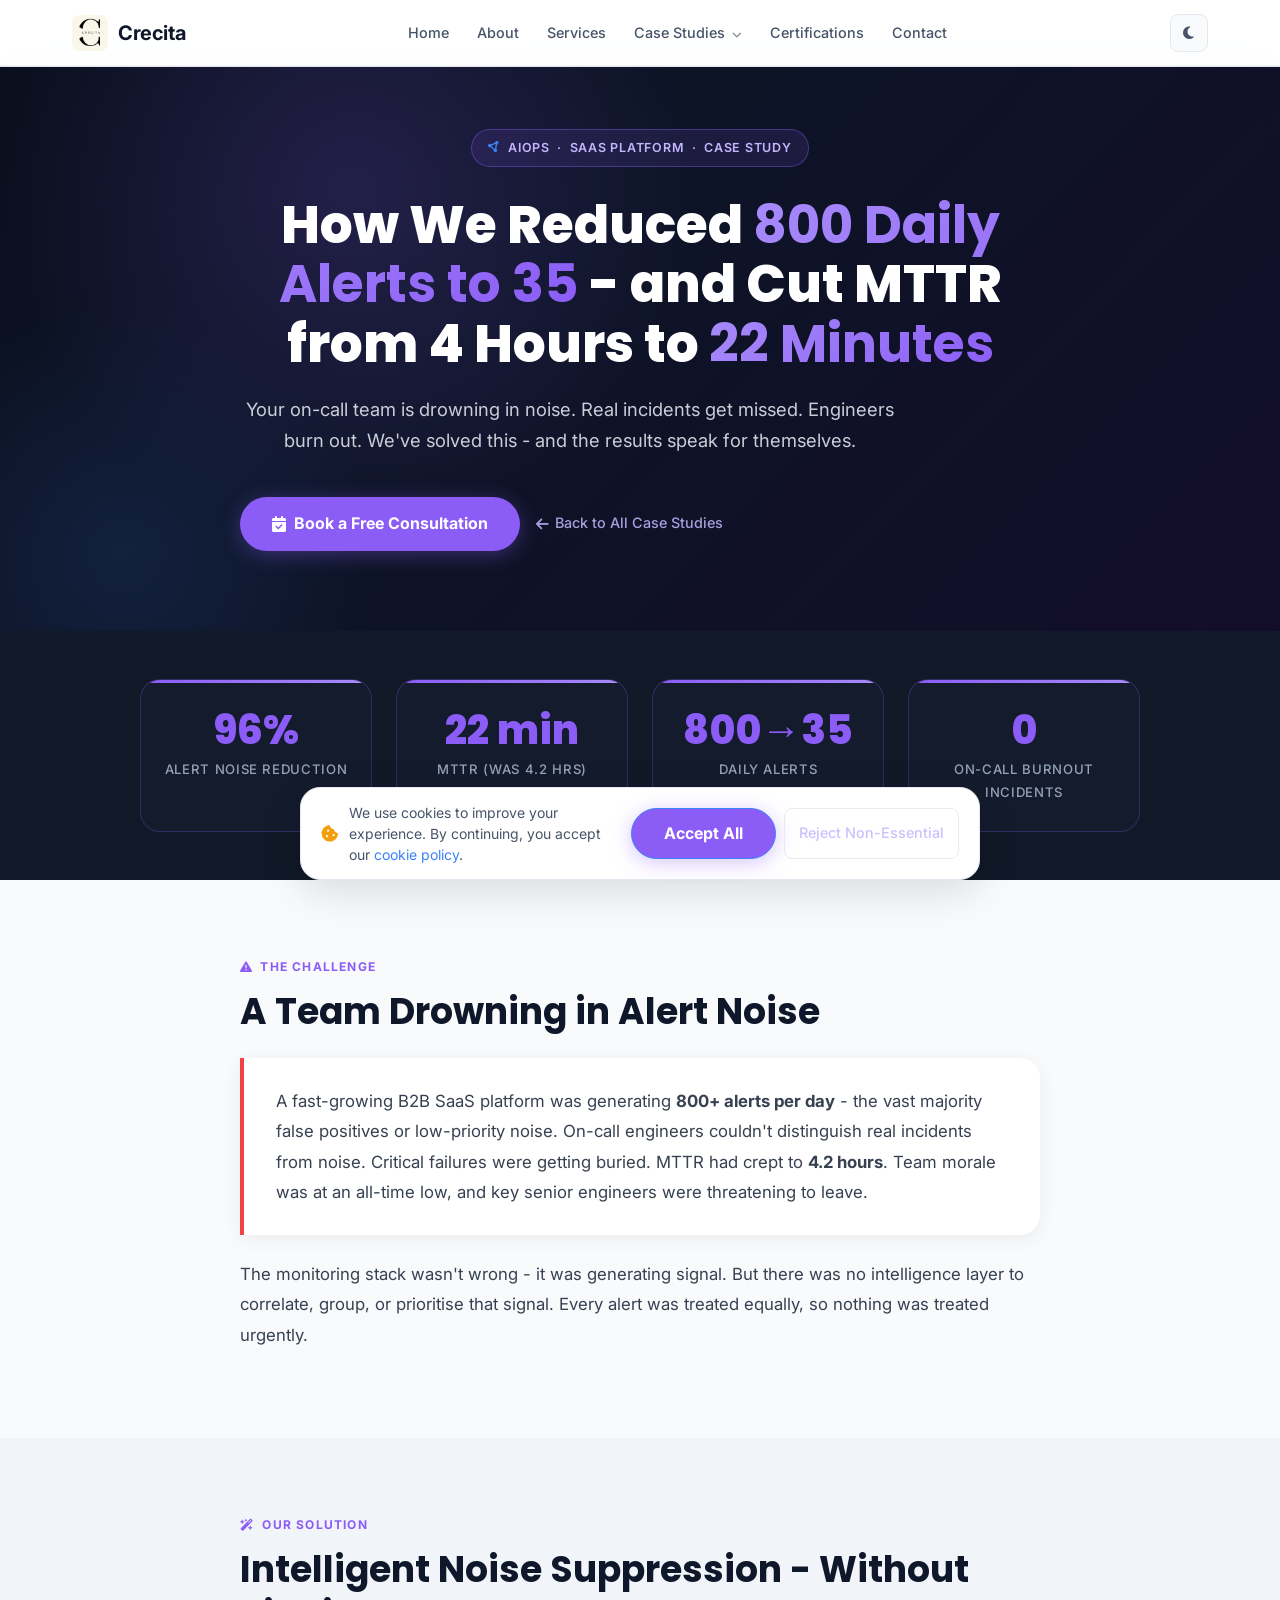
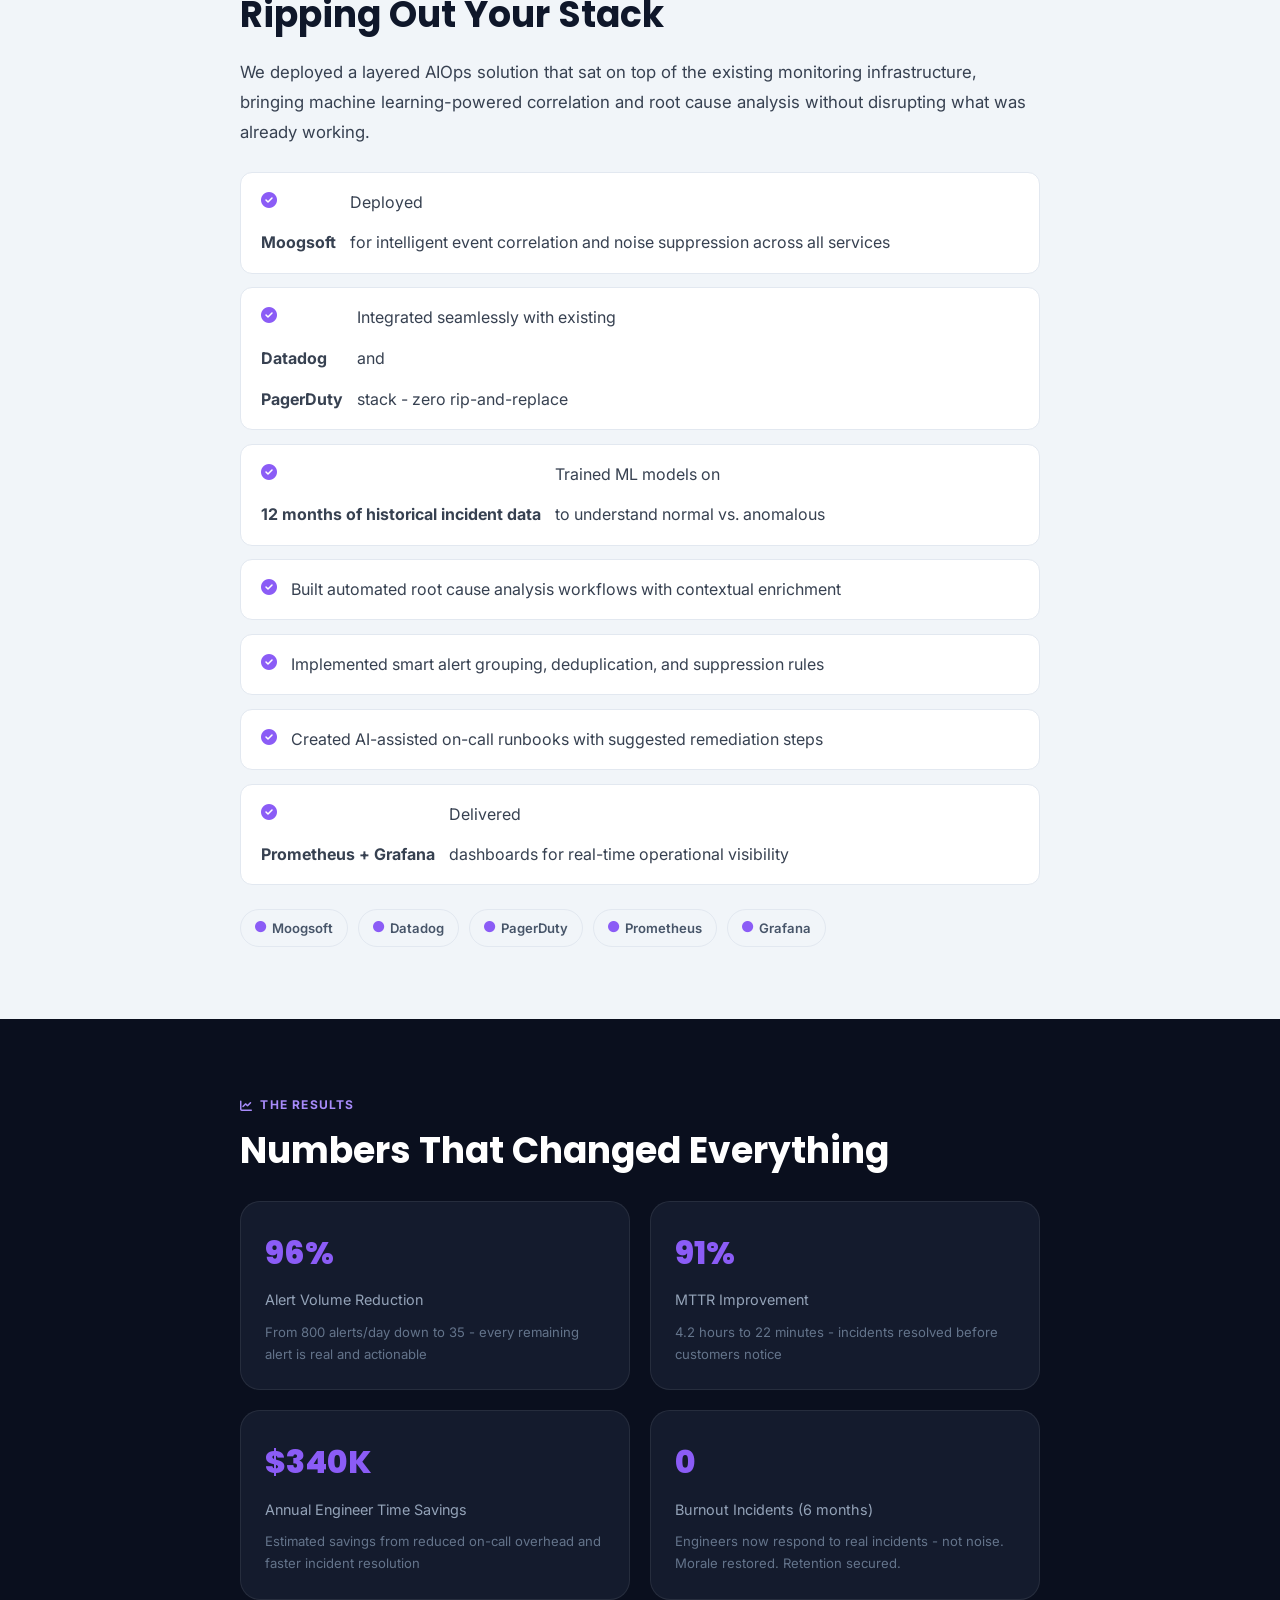
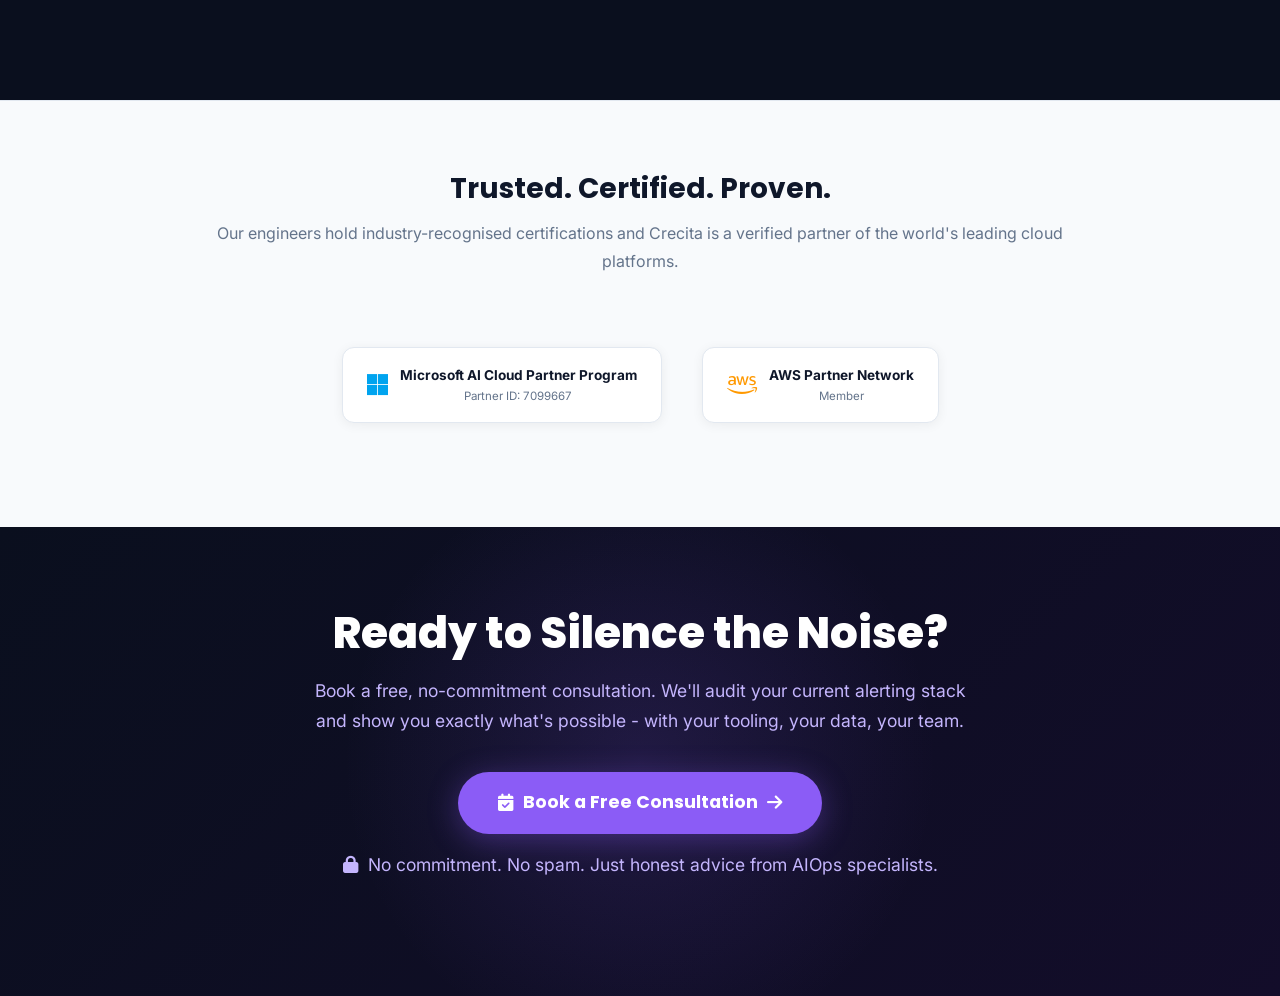
<file: case-studies/saas-aiops.html>
<!DOCTYPE html>
<html lang="en">
<head>
  <meta charset="UTF-8" />
  <meta name="viewport" content="width=device-width, initial-scale=1.0" />
  <title>SaaS AIOps - 800 Alerts Reduced to 35 | Crecita</title>

  <!-- SEO -->
  <meta name="description" content="96% alert noise reduction, 22-min MTTR, zero on-call burnout. See how Crecita transformed a SaaS platform's operations. Book a free consultation." />
  <meta name="robots" content="noindex, nofollow" />

  <!-- Open Graph -->
  <meta property="og:type" content="website" />
  <meta property="og:title" content="How We Reduced 800 Daily Alerts to 35 - and Cut MTTR from 4 Hours to 22 Minutes" />
  <meta property="og:description" content="96% alert noise reduction, 22-min MTTR, zero on-call burnout. See how Crecita transformed a SaaS platform's operations. Book a free consultation." />
  <meta property="og:url" content="https://crecita.com/case-studies/saas-aiops.html" />
  <meta property="og:site_name" content="Crecita" />
  <meta property="og:image" content="../assets/og-aiops.png" />

  <!-- Twitter Card -->
  <meta name="twitter:card" content="summary_large_image" />
  <meta name="twitter:title" content="How We Reduced 800 Daily Alerts to 35 - and Cut MTTR from 4 Hours to 22 Minutes" />
  <meta name="twitter:description" content="96% alert noise reduction, 22-min MTTR, zero on-call burnout. See how Crecita transformed a SaaS platform's operations." />

  <!-- Fonts -->
  <link rel="preconnect" href="https://fonts.googleapis.com" />
  <link rel="preconnect" href="https://fonts.gstatic.com" crossorigin />
  <link href="https://fonts.googleapis.com/css2?family=Inter:wght@400;500;600;700;800;900&family=Poppins:wght@600;700;800;900&display=swap" rel="stylesheet" />

  <!-- Font Awesome -->
  <link rel="stylesheet" href="https://cdnjs.cloudflare.com/ajax/libs/font-awesome/6.4.0/css/all.min.css" />

  <!-- Site Styles -->
  <link rel="stylesheet" href="../css/styles.css" />

  <style>
    /* ── Design Tokens ── */
    :root {
      --aiops: #8b5cf6;
      --aiops-dark: #7c3aed;
      --aiops-light: rgba(139, 92, 246, 0.12);
      --aiops-glow: rgba(139, 92, 246, 0.35);
      --navy: #0a0f1e;
      --navy-mid: #111827;
      --navy-card: #141b2d;
      --text-on-dark: #e2e8f0;
      --text-muted: #94a3b8;
      --border-dark: rgba(255,255,255,0.08);
      --radius-lg: 1.25rem;
      --radius-xl: 1.75rem;
    }

    /* ── Reset ── */
    *, *::before, *::after { box-sizing: border-box; margin: 0; padding: 0; }
    html { scroll-behavior: smooth; font-size: 16px; }
    body {
      font-family: 'Inter', sans-serif;
      background: #f8fafc;
      color: #0f172a;
      line-height: 1.7;
    }
    a { text-decoration: none; color: inherit; }
    img { max-width: 100%; display: block; }

    /* ── Hero ── */
    .hero {
      background: linear-gradient(135deg, var(--navy) 0%, #0d1426 40%, #130d2a 100%);
      padding: 4rem 1.5rem 5rem;
      position: relative;
      overflow: hidden;
    }
    .hero::before {
      content: '';
      position: absolute;
      top: -40%;
      right: -20%;
      width: 700px;
      height: 700px;
      background: radial-gradient(circle, rgba(139,92,246,0.18) 0%, transparent 70%);
      pointer-events: none;
    }
    .hero::after {
      content: '';
      position: absolute;
      bottom: -30%;
      left: -10%;
      width: 500px;
      height: 500px;
      background: radial-gradient(circle, rgba(59,130,246,0.12) 0%, transparent 70%);
      pointer-events: none;
    }
    .hero-inner {
      max-width: 800px;
      margin: 0 auto;
      position: relative;
      z-index: 1;
    }
    .hero-badge {
      display: inline-flex;
      align-items: center;
      gap: 0.5rem;
      background: var(--aiops-light);
      border: 1px solid rgba(139,92,246,0.4);
      color: #c4b5fd;
      font-size: 0.78rem;
      font-weight: 600;
      letter-spacing: 0.06em;
      text-transform: uppercase;
      padding: 0.45rem 1rem;
      border-radius: 50px;
      margin-bottom: 1.75rem;
    }
    .hero-badge i { font-size: 0.7rem; }
    .hero h1 {
      font-family: 'Poppins', sans-serif;
      font-size: clamp(2rem, 5vw, 3.25rem);
      font-weight: 800;
      line-height: 1.15;
      color: #fff;
      margin-bottom: 1.25rem;
    }
    .hero h1 strong {
      background: linear-gradient(135deg, #a78bfa, #8b5cf6);
      -webkit-background-clip: text;
      -webkit-text-fill-color: transparent;
      background-clip: text;
    }
    .hero-sub {
      font-size: 1.15rem;
      color: var(--text-on-dark);
      max-width: 660px;
      margin-bottom: 2.5rem;
      opacity: 0.88;
    }
    .hero-ctas {
      display: flex;
      flex-wrap: wrap;
      gap: 1rem;
      align-items: center;
    }
    .btn-primary {
      display: inline-flex;
      align-items: center;
      gap: 0.5rem;
      background: var(--aiops);
      color: #fff;
      font-weight: 700;
      font-size: 1rem;
      padding: 0.85rem 2rem;
      border-radius: 50px;
      transition: background 0.2s, transform 0.15s, box-shadow 0.2s;
      box-shadow: 0 4px 20px var(--aiops-glow);
    }
    .btn-primary:hover {
      background: var(--aiops-dark);
      transform: translateY(-2px);
      box-shadow: 0 8px 30px var(--aiops-glow);
    }
    .btn-secondary {
      display: inline-flex;
      align-items: center;
      gap: 0.4rem;
      color: #c4b5fd;
      font-size: 0.9rem;
      font-weight: 500;
      opacity: 0.85;
      transition: opacity 0.2s;
    }
    .btn-secondary:hover { opacity: 1; }

    /* ── Metrics Bar ── */
    .metrics-section {
      background: var(--navy-mid);
      padding: 3rem 1.5rem;
    }
    .metrics-grid {
      max-width: 1000px;
      margin: 0 auto;
      display: grid;
      grid-template-columns: repeat(4, 1fr);
      gap: 1.5rem;
    }
    .metric-card {
      background: var(--navy-card);
      border: 1px solid rgba(139,92,246,0.25);
      border-radius: var(--radius-lg);
      padding: 1.75rem 1.25rem;
      text-align: center;
      position: relative;
      overflow: hidden;
      transition: transform 0.2s, border-color 0.2s;
    }
    .metric-card:hover {
      transform: translateY(-4px);
      border-color: rgba(139,92,246,0.55);
    }
    .metric-card::before {
      content: '';
      position: absolute;
      top: 0; left: 0; right: 0;
      height: 3px;
      background: linear-gradient(90deg, var(--aiops), #a78bfa);
    }
    .metric-value {
      font-family: 'Poppins', sans-serif;
      font-size: 2.5rem;
      font-weight: 800;
      color: var(--aiops);
      line-height: 1.1;
      margin-bottom: 0.4rem;
    }
    .metric-label {
      font-size: 0.82rem;
      color: var(--text-muted);
      font-weight: 500;
      text-transform: uppercase;
      letter-spacing: 0.05em;
    }

    /* ── Content Sections ── */
    .section {
      padding: 4.5rem 1.5rem;
    }
    .section-inner {
      max-width: 800px;
      margin: 0 auto;
    }
    .section--alt {
      background: #f1f5f9;
    }
    .section--dark {
      background: var(--navy);
      color: #fff;
    }
    .section-label {
      display: inline-flex;
      align-items: center;
      gap: 0.45rem;
      font-size: 0.75rem;
      font-weight: 700;
      text-transform: uppercase;
      letter-spacing: 0.1em;
      color: var(--aiops);
      margin-bottom: 0.75rem;
    }
    .section h2 {
      font-family: 'Poppins', sans-serif;
      font-size: clamp(1.6rem, 3vw, 2.25rem);
      font-weight: 700;
      line-height: 1.25;
      margin-bottom: 1.25rem;
      color: #0f172a;
    }
    .section--dark h2 { color: #fff; }
    .section p {
      font-size: 1.05rem;
      line-height: 1.8;
      color: #374151;
      margin-bottom: 1rem;
    }
    .section--dark p { color: #cbd5e1; }

    /* Challenge box */
    .challenge-box {
      background: #fff;
      border-left: 4px solid #ef4444;
      border-radius: 0 var(--radius-lg) var(--radius-lg) 0;
      padding: 1.75rem 2rem;
      margin: 1.5rem 0;
      box-shadow: 0 4px 20px rgba(0,0,0,0.06);
    }
    .challenge-box p {
      margin: 0;
      color: #374151;
    }

    /* Solution list */
    .solution-list {
      list-style: none;
      margin: 1.5rem 0;
      display: flex;
      flex-direction: column;
      gap: 0.85rem;
    }
    .solution-list li {
      display: grid;
      grid-template-columns: auto 1fr;
      align-items: flex-start;
      gap: 0.85rem;
      font-size: 1rem;
      color: #374151;
      background: #fff;
      border: 1px solid #e2e8f0;
      border-radius: 0.75rem;
      padding: 1rem 1.25rem;
      transition: border-color 0.2s, box-shadow 0.2s;
    }
    .solution-list li:hover {
      border-color: var(--aiops);
      box-shadow: 0 2px 12px rgba(139,92,246,0.1);
    }
    .solution-list li i {
      color: var(--aiops);
      margin-top: 0.2rem;
      flex-shrink: 0;
      font-size: 1rem;
    }

    /* Impact grid */
    .impact-grid {
      display: grid;
      grid-template-columns: repeat(2, 1fr);
      gap: 1.25rem;
      margin: 1.75rem 0;
    }
    .impact-item {
      background: var(--navy-card);
      border: 1px solid var(--border-dark);
      border-radius: var(--radius-lg);
      padding: 1.5rem;
      display: flex;
      flex-direction: column;
      gap: 0.5rem;
    }
    .impact-item-value {
      font-family: 'Poppins', sans-serif;
      font-size: 2rem;
      font-weight: 800;
      color: var(--aiops);
    }
    .impact-item-label {
      font-size: 0.9rem;
      color: #94a3b8;
    }
    .impact-item-desc {
      font-size: 0.82rem;
      color: #64748b;
    }

    /* Tech tags */
    .tech-tags {
      display: flex;
      flex-wrap: wrap;
      gap: 0.6rem;
      margin-top: 1.5rem;
    }
    .tech-tag {
      display: inline-flex;
      align-items: center;
      gap: 0.35rem;
      background: #f1f5f9;
      border: 1px solid #e2e8f0;
      color: #475569;
      font-size: 0.82rem;
      font-weight: 600;
      padding: 0.4rem 0.9rem;
      border-radius: 50px;
    }
    .tech-tag i { color: var(--aiops); font-size: 0.7rem; }

    /* Trust signals */
    .trust-section {
      background: #f8fafc;
      padding: 4rem 1.5rem;
      border-top: 1px solid #e2e8f0;
    }
    .trust-inner {
      max-width: 900px;
      margin: 0 auto;
      text-align: center;
    }
    .trust-inner h2 {
      font-family: 'Poppins', sans-serif;
      font-size: 1.75rem;
      font-weight: 700;
      margin-bottom: 0.5rem;
      color: #0f172a;
    }
    .trust-inner p {
      color: #64748b;
      margin-bottom: 2.5rem;
    }
    .badges-row {
      display: flex;
      flex-wrap: wrap;
      justify-content: center;
      align-items: center;
      gap: 2.5rem;
      margin-bottom: 2.5rem;
    }
    .partner-badge {
      display: flex;
      flex-direction: column;
      align-items: center;
      gap: 0.5rem;
    }
    .partner-badge-box {
      background: #fff;
      border: 1px solid #e2e8f0;
      border-radius: 0.75rem;
      padding: 1rem 1.5rem;
      display: flex;
      align-items: center;
      gap: 0.75rem;
      box-shadow: 0 2px 12px rgba(0,0,0,0.06);
    }
    .partner-badge-box i {
      font-size: 1.5rem;
    }
    .partner-badge-box .partner-name {
      font-size: 0.85rem;
      font-weight: 700;
      color: #0f172a;
    }
    .partner-badge-box .partner-id {
      font-size: 0.72rem;
      color: #64748b;
    }

    /* Final CTA */
    .final-cta {
      background: linear-gradient(135deg, var(--navy) 0%, #130d2a 100%);
      padding: 5rem 1.5rem;
      text-align: center;
      position: relative;
      overflow: hidden;
    }
    .final-cta::before {
      content: '';
      position: absolute;
      top: 50%;
      left: 50%;
      transform: translate(-50%, -50%);
      width: 600px;
      height: 600px;
      background: radial-gradient(circle, rgba(139,92,246,0.15) 0%, transparent 70%);
      pointer-events: none;
    }
    .final-cta-inner {
      max-width: 680px;
      margin: 0 auto;
      position: relative;
      z-index: 1;
    }
    .final-cta h2 {
      font-family: 'Poppins', sans-serif;
      font-size: clamp(1.75rem, 4vw, 2.75rem);
      font-weight: 800;
      color: #fff;
      margin-bottom: 1rem;
      line-height: 1.2;
    }
    .final-cta p {
      color: #c4b5fd;
      font-size: 1.1rem;
      margin-bottom: 2.25rem;
    }
    .btn-cta-lg {
      display: inline-flex;
      align-items: center;
      gap: 0.6rem;
      background: var(--aiops);
      color: #fff;
      font-family: 'Poppins', sans-serif;
      font-weight: 700;
      font-size: 1.1rem;
      padding: 1rem 2.5rem;
      border-radius: 50px;
      transition: background 0.2s, transform 0.15s, box-shadow 0.2s;
      box-shadow: 0 6px 30px var(--aiops-glow);
    }
    .btn-cta-lg:hover {
      background: var(--aiops-dark);
      transform: translateY(-3px);
      box-shadow: 0 12px 40px var(--aiops-glow);
    }
    .cta-note {
      font-size: 0.82rem;
      color: #94a3b8;
      margin-top: 1rem;
    }

    /* Sticky Mobile CTA */
    .sticky-cta {
      display: none;
      position: fixed;
      bottom: 0; left: 0; right: 0;
      background: var(--aiops);
      padding: 1rem;
      text-align: center;
      z-index: 999;
      box-shadow: 0 -4px 20px rgba(0,0,0,0.15);
    }
    .btn-sticky {
      color: #fff;
      text-decoration: none;
      font-weight: 700;
      font-size: 1rem;
    }

    /* ── Responsive ── */
    @media (max-width: 768px) {
      .sticky-cta { display: block; }
      body { padding-bottom: 60px; }
      .metrics-grid { grid-template-columns: repeat(2, 1fr); }
      .impact-grid { grid-template-columns: 1fr; }
    }
    @media (max-width: 480px) {
      .metrics-grid { grid-template-columns: repeat(2, 1fr); gap: 0.85rem; }
      .metric-value { font-size: 2rem; }
      .hero-ctas { flex-direction: column; align-items: flex-start; }
    }
  body { padding-top: 65px !important; }
  </style>
</head>
<body>

    <!-- Cookie Banner -->
    <div id="cookieBanner" class="cookie-banner">
        <div class="cookie-text"><i class="fas fa-cookie-bite"></i><p>We use cookies to improve your experience. By continuing, you accept our <a href="../privacy.html">cookie policy</a>.</p></div>
        <div class="cookie-btns">
            <button class="btn btn-primary btn-sm" onclick="setCookiePref('all')">Accept All</button>
            <button class="btn btn-secondary btn-sm" onclick="setCookiePref('essential')">Reject Non-Essential</button>
        </div>
    </div>

    <!-- Navigation -->
    <nav class="navbar" id="navbar">
        <div class="nav-container">
            <a href="../index.html" class="nav-brand"><img src="../assets/Crecita Logo.PNG" alt="Crecita" class="brand-logo"><span>Crecita</span></a>
            <ul class="nav-menu" id="navMenu">
                <li><a href="../index.html" class="nav-link">Home</a></li>
                <li><a href="../about.html" class="nav-link">About</a></li>
                <li><a href="../services.html" class="nav-link">Services</a></li>
                <li class="nav-dropdown">
                    <a href="../case-studies.html" class="nav-link active">Case Studies <i class="fas fa-chevron-down" style="font-size:0.6rem;margin-left:3px;opacity:0.7;"></i></a>
                    <ul class="dropdown-menu">
                        <li><a href="../case-studies.html">All Case Studies</a></li>
                        <li><a href="fintech-cicd.html">FinTech CI/CD Transformation</a></li>
                        <li><a href="healthcare-mlops.html">Healthcare MLOps Platform</a></li>
                        <li><a href="saas-aiops.html">SaaS AIOps Alert Reduction</a></li>
                        <li><a href="legaltech-llmops.html">LegalTech LLMOps Cost Reduction</a></li>
                        <li><a href="ecommerce-soc2.html">E-commerce SOC 2 Compliance</a></li>
                    </ul>
                </li>
                <li><a href="../certifications.html" class="nav-link">Certifications</a></li>
                <li><a href="../contact.html" class="nav-link">Contact</a></li>
            </ul>
            <div class="nav-controls">
                <button class="theme-toggle" id="themeToggle" aria-label="Toggle theme"><i class="fas fa-moon"></i></button>
                <button class="mobile-toggle" id="mobileToggle" aria-label="Menu"><span></span><span></span><span></span></button>
            </div>
        </div>
    </nav>

  <!-- ═══════════════ HERO ═══════════════ -->
  <section class="hero">
    <div class="hero-inner">
      <div class="hero-badge">
        <i class="fa-solid fa-circle-nodes"></i>
        AIOps &nbsp;·&nbsp; SaaS Platform &nbsp;·&nbsp; Case Study
      </div>
      <h1>How We Reduced <strong>800 Daily Alerts to 35</strong> - and Cut MTTR from 4 Hours to <strong>22 Minutes</strong></h1>
      <p class="hero-sub">Your on-call team is drowning in noise. Real incidents get missed. Engineers burn out. We've solved this - and the results speak for themselves.</p>
      <div class="hero-ctas">
        <a href="../contact.html" class="btn-primary">
          <i class="fa-solid fa-calendar-check"></i>
          Book a Free Consultation
        </a>
        <a href="../case-studies.html" class="btn-secondary">
          <i class="fa-solid fa-arrow-left"></i>
          Back to All Case Studies
        </a>
      </div>
    </div>
  </section>

  <!-- ═══════════════ METRICS ═══════════════ -->
  <section class="metrics-section">
    <div class="metrics-grid">
      <div class="metric-card">
        <div class="metric-value">96%</div>
        <div class="metric-label">Alert Noise Reduction</div>
      </div>
      <div class="metric-card">
        <div class="metric-value">22 min</div>
        <div class="metric-label">MTTR (was 4.2 hrs)</div>
      </div>
      <div class="metric-card">
        <div class="metric-value">800→35</div>
        <div class="metric-label">Daily Alerts</div>
      </div>
      <div class="metric-card">
        <div class="metric-value">0</div>
        <div class="metric-label">On-call Burnout Incidents</div>
      </div>
    </div>
  </section>

  <!-- ═══════════════ CHALLENGE ═══════════════ -->
  <section class="section">
    <div class="section-inner">
      <div class="section-label"><i class="fa-solid fa-triangle-exclamation"></i> The Challenge</div>
      <h2>A Team Drowning in Alert Noise</h2>
      <div class="challenge-box">
        <p>A fast-growing B2B SaaS platform was generating <strong>800+ alerts per day</strong> - the vast majority false positives or low-priority noise. On-call engineers couldn't distinguish real incidents from noise. Critical failures were getting buried. MTTR had crept to <strong>4.2 hours</strong>. Team morale was at an all-time low, and key senior engineers were threatening to leave.</p>
      </div>
      <p>The monitoring stack wasn't wrong - it was generating signal. But there was no intelligence layer to correlate, group, or prioritise that signal. Every alert was treated equally, so nothing was treated urgently.</p>
    </div>
  </section>

  <!-- ═══════════════ SOLUTION ═══════════════ -->
  <section class="section section--alt">
    <div class="section-inner">
      <div class="section-label"><i class="fa-solid fa-wand-magic-sparkles"></i> Our Solution</div>
      <h2>Intelligent Noise Suppression - Without Ripping Out Your Stack</h2>
      <p>We deployed a layered AIOps solution that sat on top of the existing monitoring infrastructure, bringing machine learning-powered correlation and root cause analysis without disrupting what was already working.</p>
      <ul class="solution-list">
        <li><i class="fa-solid fa-check-circle"></i> Deployed <strong>Moogsoft</strong> for intelligent event correlation and noise suppression across all services</li>
        <li><i class="fa-solid fa-check-circle"></i> Integrated seamlessly with existing <strong>Datadog</strong> and <strong>PagerDuty</strong> stack - zero rip-and-replace</li>
        <li><i class="fa-solid fa-check-circle"></i> Trained ML models on <strong>12 months of historical incident data</strong> to understand normal vs. anomalous</li>
        <li><i class="fa-solid fa-check-circle"></i> Built automated root cause analysis workflows with contextual enrichment</li>
        <li><i class="fa-solid fa-check-circle"></i> Implemented smart alert grouping, deduplication, and suppression rules</li>
        <li><i class="fa-solid fa-check-circle"></i> Created AI-assisted on-call runbooks with suggested remediation steps</li>
        <li><i class="fa-solid fa-check-circle"></i> Delivered <strong>Prometheus + Grafana</strong> dashboards for real-time operational visibility</li>
      </ul>
      <div class="tech-tags">
        <span class="tech-tag"><i class="fa-solid fa-circle"></i> Moogsoft</span>
        <span class="tech-tag"><i class="fa-solid fa-circle"></i> Datadog</span>
        <span class="tech-tag"><i class="fa-solid fa-circle"></i> PagerDuty</span>
        <span class="tech-tag"><i class="fa-solid fa-circle"></i> Prometheus</span>
        <span class="tech-tag"><i class="fa-solid fa-circle"></i> Grafana</span>
      </div>
    </div>
  </section>

  <!-- ═══════════════ RESULTS ═══════════════ -->
  <section class="section section--dark">
    <div class="section-inner">
      <div class="section-label" style="color: #a78bfa;"><i class="fa-solid fa-chart-line"></i> The Results</div>
      <h2>Numbers That Changed Everything</h2>
      <div class="impact-grid">
        <div class="impact-item">
          <div class="impact-item-value">96%</div>
          <div class="impact-item-label">Alert Volume Reduction</div>
          <div class="impact-item-desc">From 800 alerts/day down to 35 - every remaining alert is real and actionable</div>
        </div>
        <div class="impact-item">
          <div class="impact-item-value">91%</div>
          <div class="impact-item-label">MTTR Improvement</div>
          <div class="impact-item-desc">4.2 hours to 22 minutes - incidents resolved before customers notice</div>
        </div>
        <div class="impact-item">
          <div class="impact-item-value">$340K</div>
          <div class="impact-item-label">Annual Engineer Time Savings</div>
          <div class="impact-item-desc">Estimated savings from reduced on-call overhead and faster incident resolution</div>
        </div>
        <div class="impact-item">
          <div class="impact-item-value">0</div>
          <div class="impact-item-label">Burnout Incidents (6 months)</div>
          <div class="impact-item-desc">Engineers now respond to real incidents - not noise. Morale restored. Retention secured.</div>
        </div>
      </div>
    </div>
  </section>

  <!-- ═══════════════ TRUST SIGNALS ═══════════════ -->
  <section class="trust-section">
    <div class="trust-inner">
      <h2>Trusted. Certified. Proven.</h2>
      <p>Our engineers hold industry-recognised certifications and Crecita is a verified partner of the world's leading cloud platforms.</p>

      <!-- Credly Badges -->
      <div class="badges-row" style="margin-bottom: 2rem;">
        <div
          data-iframe-width="150"
          data-iframe-height="270"
          data-share-badge-id="22e8b17e-f759-46a9-a41c-77a123aeaad2"
          data-share-badge-host="https://www.credly.com">
        </div>
        <div
          data-iframe-width="150"
          data-iframe-height="270"
          data-share-badge-id="16f19ee8-725c-4b36-9df9-a9cfceda6adf"
          data-share-badge-host="https://www.credly.com">
        </div>
      </div>

      <!-- Partner Badges -->
      <div class="badges-row">
        <div class="partner-badge">
          <div class="partner-badge-box">
            <i class="fa-brands fa-microsoft" style="color: #00a4ef;"></i>
            <div>
              <div class="partner-name">Microsoft AI Cloud Partner Program</div>
              <div class="partner-id">Partner ID: 7099667</div>
            </div>
          </div>
        </div>
        <div class="partner-badge">
          <div class="partner-badge-box">
            <i class="fa-brands fa-aws" style="color: #ff9900;"></i>
            <div>
              <div class="partner-name">AWS Partner Network</div>
              <div class="partner-id">Member</div>
            </div>
          </div>
        </div>
      </div>
    </div>
  </section>

  <!-- ═══════════════ FINAL CTA ═══════════════ -->
  <section class="final-cta">
    <div class="final-cta-inner">
      <h2>Ready to Silence the Noise?</h2>
      <p>Book a free, no-commitment consultation. We'll audit your current alerting stack and show you exactly what's possible - with your tooling, your data, your team.</p>
      <a href="../contact.html" class="btn-cta-lg">
        <i class="fa-solid fa-calendar-check"></i>
        Book a Free Consultation
        <i class="fa-solid fa-arrow-right"></i>
      </a>
      <p class="cta-note"><i class="fa-solid fa-lock"></i> &nbsp;No commitment. No spam. Just honest advice from AIOps specialists.</p>
    </div>
  </section>

  <!-- ═══════════════ STICKY MOBILE CTA ═══════════════ -->
  <div class="sticky-cta">
    <a href="../contact.html" class="btn-sticky">Book a Free Consultation →</a>
  </div>

  <script src="../js/app.js"></script>
  <script>
      (function(){ if(!localStorage.getItem('cookiePref')){ var b=document.getElementById('cookieBanner'); if(b) b.style.display='flex'; } })();
      function setCookiePref(pref){ localStorage.setItem('cookiePref',pref); var b=document.getElementById('cookieBanner'); if(b) b.style.display='none'; }
  </script>
  <!-- Credly embed script -->
  <script type="text/javascript" async src="//cdn.credly.com/assets/utilities/embed.js"></script>

</body>
</html>
</file>
<file: css/styles.css>
/* ===============================================
   CRECITA WEBSITE - DESIGN SYSTEM v2
   Premium · Clean · Polished
   =============================================== */

/* ===============================================
   CSS RESET & BASE
   =============================================== */
*,
*::before,
*::after {
    margin: 0;
    padding: 0;
    box-sizing: border-box;
}

html {
    font-size: 16px;
    scroll-behavior: smooth;
    -webkit-font-smoothing: antialiased;
    -moz-osx-font-smoothing: grayscale;
    text-rendering: optimizeLegibility;
}

body {
    font-family: 'Inter', 'Poppins', -apple-system, BlinkMacSystemFont, 'Segoe UI', sans-serif;
    line-height: 1.6;
    color: var(--text-primary);
    background: var(--bg-primary);
    transition: background 0.3s ease, color 0.3s ease;
}

img { max-width: 100%; display: block; }
a { color: inherit; }
button { font-family: inherit; }

/* ===============================================
   DESIGN TOKENS
   =============================================== */
:root {
    /* Brand Colors */
    --primary:       #3b82f6;
    --primary-dark:  #2563eb;
    --primary-light: rgba(59, 130, 246, 0.1);
    --secondary:     #1f2937;
    --accent:        #f59e0b;
    --accent-dark:   #d97706;
    --success:       #10b981;
    --error:         #ef4444;

    /* Service Colors */
    --svc-devops:   #3b82f6;
    --svc-mlops:    #f59e0b;
    --svc-aiops:    #8b5cf6;
    --svc-llmops:   #10b981;
    --svc-agent:    #f43f5e;
    --svc-genai:    #06b6d4;
    --svc-dataops:  #f97316;
    --svc-cyber:    #22c55e;

    /* Light Theme */
    --bg-primary:   #ffffff;
    --bg-secondary: #f8fafc;
    --bg-tertiary:  #f1f5f9;
    --text-primary: #0f172a;
    --text-secondary: #475569;
    --text-muted:   #94a3b8;
    --border:       #e2e8f0;
    --border-hover: #cbd5e1;
    --shadow-sm:    0 1px 3px rgba(0,0,0,0.06), 0 1px 2px rgba(0,0,0,0.04);
    --shadow:       0 4px 16px rgba(0,0,0,0.08);
    --shadow-lg:    0 12px 40px rgba(0,0,0,0.12);

    /* Spacing Scale */
    --space-xs:  0.5rem;
    --space-sm:  1rem;
    --space-md:  1.5rem;
    --space-lg:  2rem;
    --space-xl:  3rem;
    --space-2xl: 4rem;
    --space-3xl: 6rem;

    /* Radii */
    --radius-sm: 0.375rem;
    --radius-md: 0.5rem;
    --radius-lg: 0.75rem;
    --radius-xl: 1rem;
    --radius-2xl: 1.5rem;
    --radius-full: 9999px;

    /* Transitions */
    --transition:      all 0.25s ease;
    --transition-fast: all 0.15s ease;
    --transition-slow: all 0.4s ease;
}

/* Dark Theme */
[data-theme="dark"] {
    --bg-primary:   #0a0f1e;
    --bg-secondary: #111827;
    --bg-tertiary:  #1e293b;
    --text-primary: #f1f5f9;
    --text-secondary: #94a3b8;
    --text-muted:   #64748b;
    --border:       #1e293b;
    --border-hover: #334155;
    --shadow-sm:    0 1px 3px rgba(0,0,0,0.3);
    --shadow:       0 4px 16px rgba(0,0,0,0.4);
    --shadow-lg:    0 12px 40px rgba(0,0,0,0.5);
}

/* ===============================================
   LAYOUT UTILITIES
   =============================================== */
.container {
    max-width: 1200px;
    margin: 0 auto;
    padding: 0 var(--space-lg);
}

.container-sm {
    max-width: 800px;
    margin: 0 auto;
    padding: 0 var(--space-lg);
}

.section {
    padding: var(--space-3xl) 0;
}

.section-alt {
    padding: var(--space-3xl) 0;
    background: var(--bg-secondary);
    border-top: 1px solid var(--border);
    border-bottom: 1px solid var(--border);
}

.text-center { text-align: center; }
.text-left   { text-align: left; }
.text-right  { text-align: right; }

.flex         { display: flex; }
.flex-col     { flex-direction: column; }
.items-center { align-items: center; }
.items-start  { align-items: flex-start; }
.justify-center  { justify-content: center; }
.justify-between { justify-content: space-between; }
.gap-xs { gap: var(--space-xs); }
.gap-sm { gap: var(--space-sm); }
.gap-md { gap: var(--space-md); }
.gap-lg { gap: var(--space-lg); }
.gap-xl { gap: var(--space-xl); }

.grid   { display: grid; }
.grid-2 { grid-template-columns: repeat(2, 1fr); }
.grid-3 { grid-template-columns: repeat(3, 1fr); }
.grid-4 { grid-template-columns: repeat(4, 1fr); }
.grid-7 { grid-template-columns: repeat(4, 1fr); }

.mb-xs { margin-bottom: var(--space-xs); }
.mb-sm { margin-bottom: var(--space-sm); }
.mb-md { margin-bottom: var(--space-md); }
.mb-lg { margin-bottom: var(--space-lg); }
.mb-xl { margin-bottom: var(--space-xl); }

/* ===============================================
   TYPOGRAPHY
   =============================================== */
.section-label {
    display: inline-flex;
    align-items: center;
    gap: 6px;
    font-size: 0.6875rem;
    font-weight: 700;
    letter-spacing: 0.12em;
    text-transform: uppercase;
    color: var(--primary);
    margin-bottom: var(--space-sm);
}

.section-title {
    font-size: clamp(1.75rem, 3.5vw, 2.5rem);
    font-weight: 700;
    color: var(--text-primary);
    line-height: 1.2;
    letter-spacing: -0.02em;
    margin-bottom: var(--space-md);
}

.section-subtitle {
    font-size: 1.0625rem;
    color: var(--text-secondary);
    line-height: 1.7;
    max-width: 600px;
}

.gradient-text {
    background: linear-gradient(135deg, var(--primary) 0%, var(--accent) 100%);
    -webkit-background-clip: text;
    -webkit-text-fill-color: transparent;
    background-clip: text;
}

/* ===============================================
   COMPONENTS - BUTTON
   =============================================== */
.btn {
    display: inline-flex;
    align-items: center;
    gap: var(--space-xs);
    padding: 0.625rem 1.375rem;
    border: 1.5px solid transparent;
    border-radius: var(--radius-md);
    font-weight: 500;
    font-size: 0.9375rem;
    text-decoration: none;
    cursor: pointer;
    transition: var(--transition);
    white-space: nowrap;
    user-select: none;
    line-height: 1.4;
}

.btn:active { transform: scale(0.98); }

.btn-primary {
    background: var(--primary);
    color: white;
    border-color: var(--primary);
    box-shadow: 0 1px 3px rgba(59, 130, 246, 0.3);
}
.btn-primary:hover {
    background: var(--primary-dark);
    border-color: var(--primary-dark);
    box-shadow: 0 4px 12px rgba(59, 130, 246, 0.4);
    transform: translateY(-1px);
}

.btn-secondary {
    background: transparent;
    color: var(--primary);
    border-color: var(--border);
}
.btn-secondary:hover {
    border-color: var(--primary);
    background: var(--primary-light);
}

.btn-ghost {
    background: transparent;
    color: var(--text-secondary);
    border-color: transparent;
}
.btn-ghost:hover {
    background: var(--bg-secondary);
    color: var(--text-primary);
}

.btn-large {
    padding: 0.875rem 2rem;
    font-size: 1rem;
}

.btn-sm {
    padding: 0.375rem 0.875rem;
    font-size: 0.8125rem;
}

/* ===============================================
   COMPONENTS - CARD
   =============================================== */
.card {
    background: var(--bg-primary);
    border-radius: var(--radius-xl);
    padding: var(--space-lg);
    border: 1px solid var(--border);
    box-shadow: var(--shadow-sm);
    transition: var(--transition);
}

.card:hover {
    border-color: var(--border-hover);
    box-shadow: var(--shadow);
    transform: translateY(-3px);
}

.card-title {
    font-size: 1.125rem;
    font-weight: 600;
    color: var(--text-primary);
    margin-bottom: var(--space-xs);
    letter-spacing: -0.01em;
}

.card-description {
    color: var(--text-secondary);
    font-size: 0.9375rem;
    line-height: 1.6;
}

/* Service Card - colored top border, visible shadow */
.service-card {
    background: var(--bg-primary);
    border-radius: var(--radius-xl);
    padding: var(--space-lg);
    border: 1px solid var(--border);
    border-top: 3px solid var(--svc-color, var(--primary));
    box-shadow: 0 2px 12px rgba(0,0,0,0.07);
    transition: var(--transition);
    position: relative;
    overflow: hidden;
    display: flex;
    flex-direction: column;
}

.service-card:hover {
    border-color: color-mix(in srgb, var(--svc-color, var(--primary)) 30%, transparent);
    border-top-color: var(--svc-color, var(--primary));
    box-shadow: 0 8px 30px rgba(0,0,0,0.12);
    transform: translateY(-5px);
}

/* Service Section Card - for services.html full-section wrappers */
.svc-card-wrap {
    background: var(--bg-primary);
    border-radius: var(--radius-2xl);
    border: 1px solid var(--border);
    border-top: 4px solid var(--svc-color, var(--primary));
    padding: 3rem;
    box-shadow: 0 2px 16px rgba(0,0,0,0.06);
}

/* ===============================================
   COMPONENTS - ICON WRAPPER
   =============================================== */
.icon-wrap {
    width: 52px;
    height: 52px;
    min-width: 52px;
    border-radius: var(--radius-lg);
    display: flex;
    align-items: center;
    justify-content: center;
    font-size: 1.375rem;
    transition: var(--transition);
}

.icon-wrap-lg {
    width: 68px;
    height: 68px;
    min-width: 68px;
    font-size: 1.75rem;
    border-radius: var(--radius-xl);
}

.icon-blue    { background: rgba(59, 130, 246, 0.1);  color: #3b82f6; }
.icon-amber   { background: rgba(245, 158, 11, 0.1);  color: #f59e0b; }
.icon-violet  { background: rgba(139, 92, 246, 0.1);  color: #8b5cf6; }
.icon-emerald { background: rgba(16, 185, 129, 0.1);  color: #10b981; }
.icon-rose    { background: rgba(244, 63, 94, 0.1);   color: #f43f5e; }
.icon-cyan    { background: rgba(6, 182, 212, 0.1);   color: #06b6d4; }
.icon-orange  { background: rgba(249, 115, 22, 0.1);  color: #f97316; }
.icon-green   { background: rgba(34, 197, 94, 0.1);   color: #22c55e; }

/* ===============================================
   COMPONENTS - BADGE & TAG
   =============================================== */
.badge {
    display: inline-flex;
    align-items: center;
    padding: 0.25rem 0.75rem;
    background: var(--bg-tertiary);
    color: var(--text-secondary);
    border-radius: var(--radius-full);
    font-size: 0.75rem;
    font-weight: 500;
    border: 1px solid var(--border);
}

.tech-tag {
    display: inline-block;
    padding: 0.2rem 0.625rem;
    background: rgba(59, 130, 246, 0.06);
    border: 1px solid rgba(59, 130, 246, 0.18);
    border-radius: var(--radius-full);
    font-size: 0.6875rem;
    font-weight: 600;
    color: var(--primary);
    transition: var(--transition-fast);
    cursor: default;
}

.tech-tag:hover {
    background: var(--primary-light);
    border-color: var(--primary);
}

.cert-badge {
    display: inline-flex;
    align-items: center;
    gap: 8px;
    padding: 0.625rem 1rem;
    background: var(--bg-secondary);
    border: 1px solid var(--border);
    border-radius: var(--radius-lg);
    font-size: 0.8125rem;
    font-weight: 600;
    color: var(--text-primary);
    transition: var(--transition);
}

.cert-badge i { color: var(--success); font-size: 0.875rem; }

.cert-badge:hover {
    border-color: var(--success);
    color: var(--success);
    background: rgba(16, 185, 129, 0.05);
}

/* ===============================================
   COMPONENTS - FEATURE LIST
   =============================================== */
.feature-list {
    list-style: none;
    display: flex;
    flex-direction: column;
    gap: 0.625rem;
}

.feature-list li {
    display: flex;
    align-items: flex-start;
    gap: 0.625rem;
    color: var(--text-secondary);
    font-size: 0.9375rem;
    line-height: 1.5;
}

.feature-list li i {
    color: var(--success);
    font-size: 0.75rem;
    margin-top: 4px;
    flex-shrink: 0;
}

/* ===============================================
   COMPONENTS - FORM
   =============================================== */
.form-group {
    display: flex;
    flex-direction: column;
    gap: 6px;
}

.form-label {
    font-size: 0.875rem;
    font-weight: 500;
    color: var(--text-primary);
    letter-spacing: -0.01em;
}

.form-input,
.form-select,
.form-textarea {
    width: 100%;
    padding: 0.6875rem 1rem;
    background: var(--bg-secondary);
    border: 1.5px solid var(--border);
    border-radius: var(--radius-md);
    color: var(--text-primary);
    font-family: inherit;
    font-size: 0.9375rem;
    transition: var(--transition-fast);
    outline: none;
    appearance: none;
}

.form-input::placeholder,
.form-textarea::placeholder { color: var(--text-muted); }

.form-input:focus,
.form-select:focus,
.form-textarea:focus {
    border-color: var(--primary);
    background: var(--bg-primary);
    box-shadow: 0 0 0 3px rgba(59, 130, 246, 0.12);
}

.form-textarea {
    resize: vertical;
    min-height: 130px;
    line-height: 1.6;
}

.form-select {
    background-image: url("data:image/svg+xml,%3Csvg xmlns='http://www.w3.org/2000/svg' fill='none' viewBox='0 0 24 24' stroke='%2394a3b8'%3E%3Cpath stroke-linecap='round' stroke-linejoin='round' stroke-width='2' d='M19 9l-7 7-7-7'/%3E%3C/svg%3E");
    background-repeat: no-repeat;
    background-position: right 12px center;
    background-size: 16px;
    padding-right: 2.5rem;
}

/* ===============================================
   COMPONENTS - INFO BOX
   =============================================== */
.info-box {
    padding: var(--space-md) var(--space-lg);
    background: rgba(59, 130, 246, 0.04);
    border-left: 3px solid var(--primary);
    border-radius: 0 var(--radius-md) var(--radius-md) 0;
    color: var(--text-secondary);
    font-size: 0.9375rem;
    line-height: 1.65;
}

/* ===============================================
   NAVIGATION
   =============================================== */
.navbar {
    position: fixed;
    top: 0; left: 0; right: 0;
    background: rgba(255, 255, 255, 0.92);
    backdrop-filter: blur(16px) saturate(180%);
    -webkit-backdrop-filter: blur(16px) saturate(180%);
    border-bottom: 1px solid var(--border);
    z-index: 1000;
    transition: var(--transition);
}

[data-theme="dark"] .navbar {
    background: rgba(10, 15, 30, 0.92);
}

.navbar.scrolled {
    box-shadow: var(--shadow-sm);
}

.nav-container {
    display: flex;
    align-items: center;
    justify-content: space-between;
    padding: 0.875rem var(--space-lg);
    max-width: 1200px;
    margin: 0 auto;
}

.nav-brand {
    display: flex;
    align-items: center;
    gap: 0.625rem;
    text-decoration: none;
    color: var(--text-primary);
    font-weight: 700;
    font-size: 1.25rem;
    letter-spacing: -0.02em;
}

.brand-logo {
    width: 36px;
    height: 36px;
    border-radius: var(--radius-md);
    object-fit: contain;
}

.nav-menu {
    display: flex;
    list-style: none;
    gap: 4px;
    align-items: center;
}

.nav-link {
    text-decoration: none;
    color: var(--text-secondary);
    font-weight: 500;
    font-size: 0.9rem;
    transition: var(--transition-fast);
    padding: 0.4rem 0.75rem;
    border-radius: var(--radius-md);
}

.nav-link:hover,
.nav-link.active {
    color: var(--primary);
    background: var(--primary-light);
}

.nav-link.active { font-weight: 600; }

.nav-controls {
    display: flex;
    align-items: center;
    gap: var(--space-sm);
}

.theme-toggle {
    background: var(--bg-secondary);
    border: 1px solid var(--border);
    border-radius: var(--radius-md);
    cursor: pointer;
    transition: var(--transition);
    color: var(--text-secondary);
    width: 38px;
    height: 38px;
    display: flex;
    align-items: center;
    justify-content: center;
    font-size: 0.9rem;
}

.theme-toggle:hover {
    background: var(--bg-tertiary);
    color: var(--text-primary);
}

.mobile-toggle {
    display: none;
    flex-direction: column;
    gap: 4px;
    background: none;
    border: none;
    cursor: pointer;
    padding: var(--space-xs);
}

.mobile-toggle span {
    width: 22px;
    height: 2px;
    background: var(--text-primary);
    transition: var(--transition);
    border-radius: 2px;
}

/* ===============================================
   NAV DROPDOWN
   =============================================== */
.nav-dropdown {
    position: relative;
}

/* Hover bridge - keeps menu open while mouse moves down to it */
.nav-dropdown::after {
    content: '';
    position: absolute;
    height: 14px;
    bottom: -14px;
    left: -20px;
    right: -20px;
    background: transparent;
    display: none;
}
.nav-dropdown:hover::after { display: block; }

/* Desktop: simple display toggle (no visibility/opacity conflicts) */
.nav-dropdown .dropdown-menu {
    display: none;
    position: absolute;
    top: calc(100% + 6px);
    left: 50%;
    transform: translateX(-50%);
    background: var(--bg-primary);
    border: 1px solid var(--border);
    border-radius: var(--radius-lg);
    box-shadow: var(--shadow-lg);
    list-style: none;
    padding: 0.5rem;
    min-width: 240px;
    z-index: 1100;
}

.nav-dropdown:hover .dropdown-menu,
.nav-dropdown:focus-within .dropdown-menu,
.nav-dropdown.open .dropdown-menu {
    display: block;
}

.nav-dropdown .dropdown-menu li a {
    display: block;
    padding: 0.45rem 0.875rem;
    text-decoration: none;
    color: var(--text-secondary);
    font-size: 0.875rem;
    font-weight: 500;
    border-radius: var(--radius-md);
    transition: var(--transition-fast);
    white-space: nowrap;
}

.nav-dropdown .dropdown-menu li a:hover {
    color: var(--primary);
    background: var(--primary-light);
}

[data-theme="dark"] .nav-dropdown .dropdown-menu {
    background: var(--bg-secondary);
}

/* ===============================================
   COOKIE BANNER
   =============================================== */
.cookie-banner {
    display: none;
    position: fixed;
    bottom: 1.25rem;
    left: 50%;
    transform: translateX(-50%);
    background: var(--bg-primary);
    border: 1px solid var(--border);
    border-radius: var(--radius-lg);
    box-shadow: var(--shadow-lg);
    padding: 0.875rem 1.25rem;
    align-items: center;
    gap: 1.25rem;
    z-index: 1200;
    max-width: 680px;
    width: calc(100% - 2rem);
    flex-wrap: wrap;
}

.cookie-text {
    display: flex;
    align-items: center;
    gap: 0.625rem;
    flex: 1;
    min-width: 200px;
}

.cookie-text i {
    color: var(--accent);
    font-size: 1.1rem;
    flex-shrink: 0;
}

.cookie-text p {
    font-size: 0.875rem;
    color: var(--text-secondary);
    line-height: 1.5;
    margin: 0;
}

.cookie-text p a {
    color: var(--primary);
    text-decoration: none;
}

.cookie-text p a:hover {
    text-decoration: underline;
}

.cookie-btns {
    display: flex;
    gap: 0.5rem;
    flex-shrink: 0;
}

[data-theme="dark"] .cookie-banner {
    background: var(--bg-secondary);
}

/* ===============================================
   CERTIFICATIONS & PARTNERS SECTION
   =============================================== */
/* Logo row on index.html */
.cert-logos-row {
    display: flex;
    flex-wrap: wrap;
    justify-content: center;
    align-items: center;
    gap: 2rem;
    margin-bottom: 0.5rem;
}

.cert-logo-item {
    display: flex;
    flex-direction: column;
    align-items: center;
    gap: 0.5rem;
    padding: 1.5rem 2rem;
    border: 1px solid var(--border);
    border-radius: var(--radius-lg);
    text-decoration: none;
    color: var(--text-muted);
    background: var(--bg-secondary);
    transition: var(--transition-fast);
    min-width: 110px;
}

.cert-logo-item:hover {
    border-color: var(--primary);
    color: var(--primary);
    background: var(--primary-light);
    transform: translateY(-2px);
    box-shadow: var(--shadow-md);
}

.cert-logo-icon {
    font-size: 2.25rem;
    line-height: 1;
}

.cert-logo-text {
    font-size: 1.5rem;
    font-weight: 800;
    letter-spacing: -0.5px;
    line-height: 1;
}

.cert-logo-name {
    font-size: 0.75rem;
    font-weight: 600;
    letter-spacing: 0.04em;
    text-transform: uppercase;
}

.cert-view-all {
    font-size: 0.875rem;
    font-weight: 500;
    color: var(--primary);
    text-decoration: none;
    gap: 0.3rem;
}

.cert-view-all:hover { text-decoration: underline; }

/* Badge grid on certifications.html */
.cert-badges-row {
    display: flex;
    flex-wrap: wrap;
    justify-content: center;
    align-items: flex-start;
    gap: 2rem;
    margin-bottom: 2.5rem;
}

.cert-badges-row > div {
    flex: 0 0 auto;
    min-height: 270px;
}

.partners-strip {
    display: flex;
    flex-wrap: wrap;
    justify-content: center;
    align-items: center;
    gap: 2.5rem;
    padding: 1.75rem 2rem;
    background: var(--bg-secondary);
    border-radius: var(--radius-xl);
    border: 1px solid var(--border);
}

.partner-item {
    display: flex;
    align-items: center;
    gap: 0.75rem;
    font-size: 0.9375rem;
    font-weight: 500;
    color: var(--text-secondary);
    white-space: nowrap;
}

.partner-item i {
    font-size: 1.75rem;
    color: var(--primary);
    flex-shrink: 0;
}

@media (max-width: 768px) {
    .cert-badges-row { gap: 1.25rem; }
    .partners-strip  { flex-direction: column; align-items: center; text-align: center; gap: 1.25rem; padding: 1.5rem; }
    .partner-item    { white-space: normal; text-align: center; }
}

/* ===============================================
   PAGE HEADER
   =============================================== */
.page-header {
    background: linear-gradient(135deg, var(--primary) 0%, #1d4ed8 60%, var(--accent) 100%);
    padding: calc(var(--space-3xl) + 64px) 0 var(--space-xl);
    text-align: center;
    position: relative;
    overflow: hidden;
}

.page-header::before {
    content: '';
    position: absolute;
    inset: 0;
    background: radial-gradient(ellipse 70% 60% at 20% 50%, rgba(255,255,255,0.06) 0%, transparent 60%);
    pointer-events: none;
}

.page-header .section-label {
    color: rgba(255,255,255,0.7);
}

.page-header-content h1 {
    color: white;
}

.page-header-content p {
    color: rgba(255,255,255,0.82);
}

.page-header-content {
    position: relative;
    z-index: 1;
}

.page-header-content h1 {
    font-size: clamp(2.25rem, 5vw, 3.5rem);
    font-weight: 700;
    color: var(--text-primary);
    margin-bottom: var(--space-sm);
    letter-spacing: -0.03em;
    line-height: 1.1;
}

.page-header-content p {
    font-size: 1.125rem;
    color: var(--text-secondary);
    max-width: 580px;
    margin: 0 auto;
    line-height: 1.6;
}

/* ===============================================
   HERO
   =============================================== */
.hero {
    background: var(--bg-primary);
    padding: calc(var(--space-3xl) + 80px) 0 var(--space-3xl);
    text-align: center;
    position: relative;
    overflow: hidden;
}

.hero::before {
    content: '';
    position: absolute;
    inset: 0;
    background:
        radial-gradient(ellipse 80% 60% at 50% -10%, rgba(59, 130, 246, 0.08) 0%, transparent 60%),
        radial-gradient(ellipse 40% 40% at 80% 80%, rgba(245, 158, 11, 0.05) 0%, transparent 50%);
    pointer-events: none;
}

.hero-content { position: relative; z-index: 1; }

.hero-badge {
    display: inline-flex;
    align-items: center;
    gap: 6px;
    background: var(--bg-secondary);
    padding: 0.375rem 1rem;
    border-radius: var(--radius-full);
    margin-bottom: var(--space-lg);
    border: 1px solid var(--border);
    font-size: 0.8125rem;
    font-weight: 600;
    color: var(--text-secondary);
    letter-spacing: 0.01em;
}

.hero-badge i { color: var(--primary); font-size: 0.75rem; }

.hero-title {
    font-size: clamp(2.75rem, 6vw, 4.5rem);
    font-weight: 800;
    color: var(--text-primary);
    margin-bottom: var(--space-md);
    line-height: 1.08;
    letter-spacing: -0.04em;
}

.hero-subtitle {
    font-size: 1.125rem;
    color: var(--text-secondary);
    margin-bottom: var(--space-xl);
    max-width: 620px;
    margin-left: auto;
    margin-right: auto;
    line-height: 1.7;
}

.hero-buttons {
    display: flex;
    gap: var(--space-sm);
    justify-content: center;
    flex-wrap: wrap;
    margin-bottom: var(--space-xl);
}

.hero-stats {
    display: flex;
    justify-content: center;
    gap: var(--space-xl);
    flex-wrap: wrap;
}

.stat { text-align: center; }

.stat-value {
    display: flex;
    align-items: baseline;
    justify-content: center;
    line-height: 1.1;
    margin-bottom: 4px;
}

.stat-number {
    font-size: 2.25rem;
    font-weight: 800;
    color: var(--primary);
    letter-spacing: -0.03em;
    line-height: 1.1;
}

.stat-suffix {
    font-size: 1.5rem;
    font-weight: 800;
    color: var(--primary);
    letter-spacing: -0.02em;
}

.stat-label {
    color: var(--text-muted);
    font-size: 0.8125rem;
    margin-top: 0;
    letter-spacing: 0.01em;
}

/* ===============================================
   DIVIDER
   =============================================== */
.divider {
    height: 1px;
    background: var(--border);
}

/* ===============================================
   FOOTER
   =============================================== */
.footer {
    background: #0a0f1e;
    color: rgba(255,255,255,0.75);
    padding: var(--space-3xl) 0 var(--space-xl);
}

.footer-content {
    display: grid;
    grid-template-columns: 1.5fr repeat(3, 1fr);
    gap: var(--space-xl);
    margin-bottom: var(--space-xl);
}

.footer-brand p {
    color: rgba(255,255,255,0.5);
    font-size: 0.9rem;
    line-height: 1.6;
    margin-top: var(--space-sm);
    max-width: 280px;
}

.footer-brand .nav-brand {
    color: white;
    font-size: 1.125rem;
}

.footer h4 {
    font-size: 0.8125rem;
    font-weight: 600;
    color: white;
    text-transform: uppercase;
    letter-spacing: 0.08em;
    margin-bottom: var(--space-md);
}

.footer-links { list-style: none; }

.footer-links li { margin-bottom: 0.5rem; }

.footer-links a {
    color: rgba(255,255,255,0.5);
    text-decoration: none;
    font-size: 0.9rem;
    transition: var(--transition-fast);
    display: inline-block;
}

.footer-links a:hover { color: white; }

.footer-contact-item {
    display: flex;
    align-items: center;
    gap: 8px;
    color: rgba(255,255,255,0.5);
    font-size: 0.9rem;
    margin-bottom: 0.625rem;
}

.footer-contact-item i { color: var(--primary); font-size: 0.875rem; }

.footer-bottom {
    border-top: 1px solid rgba(255,255,255,0.07);
    padding-top: var(--space-lg);
    display: flex;
    align-items: center;
    justify-content: space-between;
    gap: var(--space-md);
    flex-wrap: wrap;
}

.footer-bottom p {
    font-size: 0.8125rem;
    color: rgba(255,255,255,0.35);
}

/* ===============================================
   ANIMATE ON SCROLL
   =============================================== */
.animate-on-scroll {
    opacity: 0;
    transform: translateY(24px);
    transition: opacity 0.55s ease, transform 0.55s ease;
}

.animate-on-scroll.visible {
    opacity: 1;
    transform: translateY(0);
}

/* ===============================================
   GLOBAL MOBILE SAFETY
   =============================================== */
html, body {
    overflow-x: hidden;
    max-width: 100%;
}
* { box-sizing: border-box; }

/* ===============================================
   RESPONSIVE - LARGE TABLET  (≤1200px)
   =============================================== */
@media (max-width: 1200px) {
    /* Service cards index: 4 col → 2 col */
    .svc-index-grid { grid-template-columns: repeat(2, 1fr) !important; }

    /* r-grid utility: tablet overrides */
    .r-grid-4 { grid-template-columns: repeat(2, 1fr) !important; gap: 1.25rem !important; }
    .r-grid-3 { grid-template-columns: repeat(2, 1fr) !important; }
    .r-grid-6 { grid-template-columns: repeat(3, 1fr) !important; gap: 1rem !important; }
}

/* ===============================================
   RESPONSIVE - TABLET  (≤1024px)
   =============================================== */
@media (max-width: 1024px) {
    .grid-4 { grid-template-columns: repeat(2, 1fr); }
    .grid-7 { grid-template-columns: repeat(3, 1fr); }
    .footer-content { grid-template-columns: 1fr 1fr; }

    /* r-grid utility: 1024px */
    .r-grid-4 { grid-template-columns: repeat(2, 1fr) !important; }
    .r-grid-3 { grid-template-columns: repeat(2, 1fr) !important; }

    /* 4-col inline grids → 2 cols */
    div[style*="grid-template-columns: repeat(4, 1fr)"] {
        grid-template-columns: repeat(2, 1fr) !important;
        gap: 1.25rem !important;
    }
    /* 3-col inline grids → 2 cols */
    div[style*="grid-template-columns: repeat(3, 1fr)"] {
        grid-template-columns: repeat(2, 1fr) !important;
    }
    /* svc-card-wrap: reduce padding on tablet */
    .svc-card-wrap { padding: 2rem !important; gap: 2.5rem !important; }

    .hero-subtitle { max-width: 520px; }
}

/* ===============================================
   RESPONSIVE - MOBILE  (≤768px)
   =============================================== */
@media (max-width: 768px) {

    /* --- Layout --- */
    .container { padding: 0 1.25rem; }
    .section     { padding: 2.5rem 0; }
    .section-alt { padding: 2.5rem 0; }

    /* --- Navigation --- */
    .nav-menu {
        display: none;
        position: fixed;
        top: 65px; left: 0; right: 0;
        background: var(--bg-primary);
        border-bottom: 1px solid var(--border);
        flex-direction: column;
        padding: var(--space-md);
        gap: 4px;
        box-shadow: var(--shadow);
        z-index: 999;
        max-height: calc(100vh - 65px);
        overflow-y: auto;
    }
    .nav-menu.active { display: flex; }
    .mobile-toggle   { display: flex; }

    /* --- Hero --- */
    .hero { padding: calc(3.5rem + 65px) 0 3rem; }
    .hero-title   { font-size: clamp(1.875rem, 8vw, 2.5rem) !important; line-height: 1.15; }
    .hero-subtitle { font-size: 1rem; }
    .hero-badge   { font-size: 0.6875rem; white-space: normal; text-align: center; line-height: 1.6; }
    .hero-buttons { flex-direction: column; align-items: center; }
    .hero-buttons .btn { width: 100%; max-width: 300px; justify-content: center; }
    .hero-stats   { gap: 1.5rem; flex-wrap: wrap; justify-content: center; }
    .stat-number  { font-size: 1.75rem; }
    .stat-suffix  { font-size: 1.25rem; }

    /* --- Page headers --- */
    .page-header { padding: 3.5rem 0 2.5rem; }
    .page-header-content h1 { font-size: clamp(1.625rem, 7vw, 2.25rem) !important; }
    .page-header-content p  { font-size: 1rem; }

    /* --- Section headings --- */
    .section-title    { font-size: clamp(1.5rem, 5vw, 2rem) !important; }
    .section-subtitle { font-size: 0.9375rem; }

    /* --- Services index grid: 4 → 2 col --- */
    .svc-index-grid {
        grid-template-columns: repeat(2, 1fr) !important;
        gap: 1rem !important;
    }

    /* --- Service section cards: 2-col → 1-col --- */
    .svc-card-wrap {
        grid-template-columns: 1fr !important;
        padding: 1.5rem !important;
        gap: 2rem !important;
    }
    /* Reset order so text comes before cards on mobile */
    .svc-card-wrap > [style*="order: 2"] { order: 1 !important; }
    .svc-card-wrap > [style*="order: 1"] { order: 2 !important; }

    /* --- All 2-col inline layouts → 1-col --- */
    div[style*="grid-template-columns: 1fr 1fr"],
    div[style*="grid-template-columns: 1fr 1.6fr"],
    div[style*="grid-template-columns: repeat(2, 1fr)"] {
        grid-template-columns: 1fr !important;
        gap: 1.75rem !important;
    }

    /* --- 3/4-col inline grids → 2-col on mobile --- */
    div[style*="grid-template-columns: repeat(3, 1fr)"],
    div[style*="grid-template-columns: repeat(4, 1fr)"] {
        grid-template-columns: repeat(2, 1fr) !important;
        gap: 1rem !important;
    }

    /* --- Grid utility classes --- */
    .grid-2, .grid-3, .grid-4, .grid-7 { grid-template-columns: 1fr; }

    /* --- r-grid responsive utility classes --- */
    .r-grid-2 { grid-template-columns: 1fr !important; gap: 2rem !important; }
    .r-grid-3 { grid-template-columns: repeat(2, 1fr) !important; gap: 1rem !important; }
    .r-grid-4 { grid-template-columns: repeat(2, 1fr) !important; gap: 1rem !important; }
    .r-grid-6 { grid-template-columns: repeat(2, 1fr) !important; gap: 0.75rem !important; }
    /* Form field grids stay compact when stacked */
    .r-grid-form { gap: 1rem !important; }
    /* Reset order for alternating case-study/service sections */
    .r-grid-2 > .animate-on-scroll[style*="order: 2"] { order: 1 !important; }
    .r-grid-2 > .animate-on-scroll[style*="order: 1"] { order: 2 !important; }

    /* --- Nav: tighter padding on mobile --- */
    .nav-container { padding: 0.75rem 1rem; }

    /* --- Dropdown: inline in mobile menu --- */
    .nav-dropdown .dropdown-menu {
        position: static;
        transform: none;
        box-shadow: none;
        border: none;
        border-left: 2px solid var(--border);
        background: transparent;
        padding: 4px 0 4px 12px;
        margin: 4px 0 4px 8px;
        min-width: 0;
        /* display:none already set by desktop rule - no override needed */
    }
    .nav-dropdown:hover .dropdown-menu { display: none; }
    .nav-dropdown.open .dropdown-menu { display: block; }
    .nav-dropdown .dropdown-menu li a {
        padding: 0.4rem 0.5rem;
        font-size: 0.875rem;
        color: var(--text-secondary);
        border-radius: 4px;
        white-space: normal;
    }
    .nav-dropdown.open > .nav-link .fa-chevron-down {
        transform: rotate(180deg);
        transition: transform 0.2s ease;
    }

    /* --- Footer --- */
    .footer { padding: 3rem 0 1.5rem; }
    .footer-content { grid-template-columns: 1fr; gap: 2rem; }
    .footer-bottom  { flex-direction: column; text-align: center; gap: 0.5rem; }
    .footer-brand p { max-width: 100%; }

    /* --- Cards --- */
    .card { padding: 1.25rem; }

    /* --- Info box --- */
    .info-box { padding: 1rem 1.25rem; }

    /* --- Cert badges grid (services CyberSecurity) --- */
    div[style*="grid-template-columns: 1fr 1fr"] .cert-badge { font-size: 0.75rem; }
}

/* ===============================================
   RESPONSIVE - SMALL MOBILE  (≤480px)
   =============================================== */
@media (max-width: 480px) {
    .hero { padding: calc(3rem + 65px) 0 2.5rem; }
    .btn-large { padding: 0.75rem 1.375rem; font-size: 0.9375rem; }

    /* Service index cards → 1 col on small phones */
    .svc-index-grid { grid-template-columns: 1fr !important; }

    /* r-grid: small phone overrides */
    .r-grid-4 { grid-template-columns: repeat(2, 1fr) !important; }
    .r-grid-3 { grid-template-columns: 1fr !important; }
    .r-grid-6 { grid-template-columns: repeat(2, 1fr) !important; }

    /* Tighten card padding */
    .service-card { padding: 1.25rem; }
    .svc-card-wrap { padding: 1.25rem !important; }
    .card { padding: 1rem; }

    /* Prevent text overflow on very small screens */
    .hero-badge span { word-break: break-word; }
    .tech-tag { font-size: 0.6875rem; padding: 3px 8px; }
    .section-title { font-size: 1.375rem !important; }
    .btn-large { width: 100%; justify-content: center; max-width: 300px; }
}
</file>
